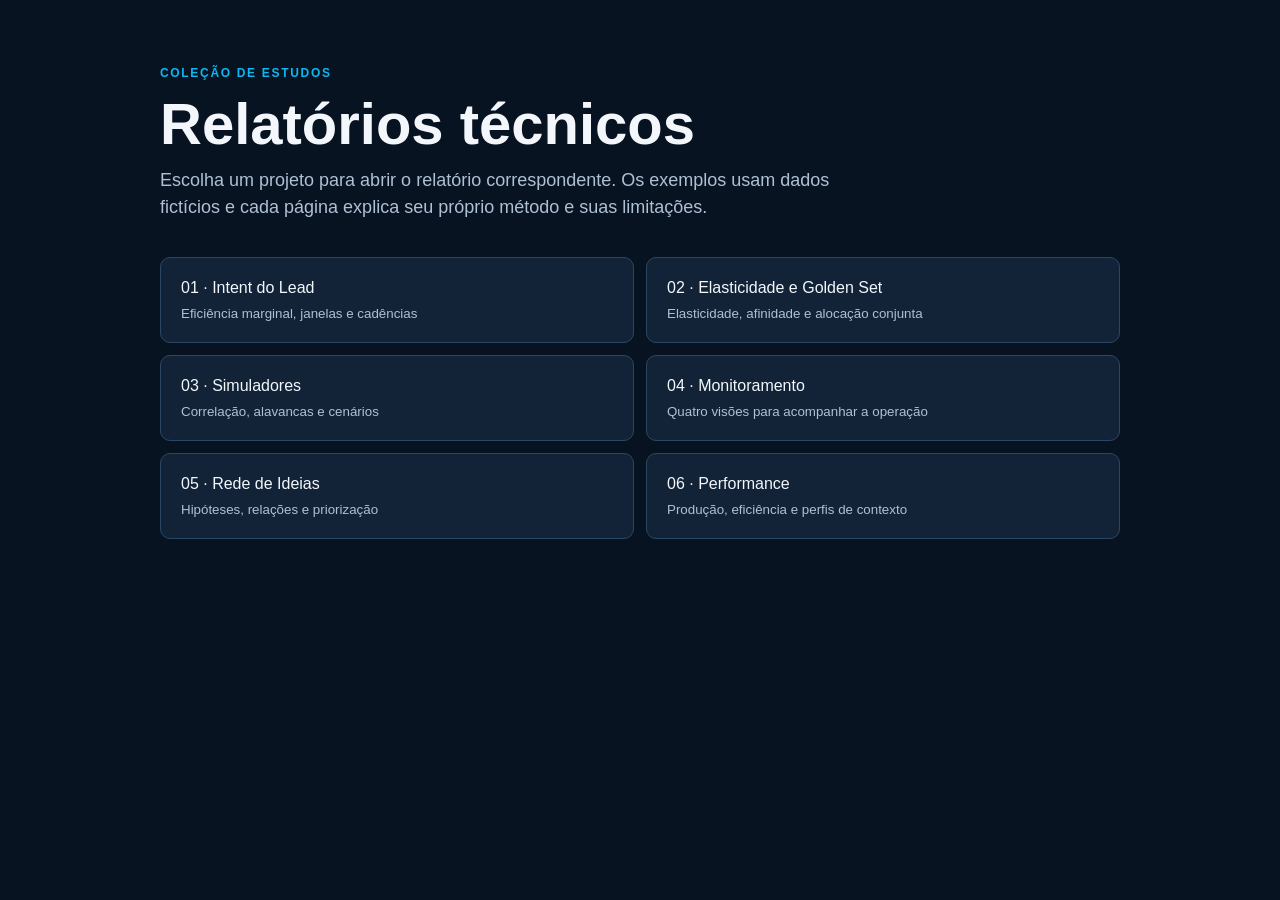
<file: index.html>
<!doctype html>
<html lang="pt-BR">
<head>
  <meta charset="utf-8">
  <meta name="viewport" content="width=device-width, initial-scale=1">
  <title>Relatórios técnicos</title>
  <style>
    :root { color-scheme: dark; --bg: #081321; --panel: #122338; --line: #2c4763; --text: #f3f7fc; --muted: #afc0d5; --accent: #08b9f2; }
    * { box-sizing: border-box; }
    body { margin: 0; min-height: 100vh; background: var(--bg); color: var(--text); font: 16px/1.5 Arial, Helvetica, sans-serif; }
    main { width: min(960px, calc(100% - 32px)); margin: 0 auto; padding: 64px 0; }
    .eyebrow { color: var(--accent); font-size: 12px; font-weight: 700; letter-spacing: .14em; text-transform: uppercase; }
    h1 { margin: 12px 0; font-size: clamp(34px, 6vw, 58px); line-height: 1.05; }
    .intro { max-width: 680px; margin: 0 0 36px; color: var(--muted); font-size: 18px; }
    nav { display: grid; grid-template-columns: repeat(2, minmax(0, 1fr)); gap: 12px; }
    a { display: block; padding: 18px 20px; border: 1px solid var(--line); border-radius: 10px; background: var(--panel); color: var(--text); text-decoration: none; }
    a:hover, a:focus-visible { border-color: var(--accent); color: var(--accent); outline: none; }
    small { display: block; margin-top: 4px; color: var(--muted); }
    @media (max-width: 560px) { main { padding: 40px 0; } nav { grid-template-columns: 1fr; } }
  </style>
</head>
<body>
  <main>
    <div class="eyebrow">Coleção de estudos</div>
    <h1>Relatórios técnicos</h1>
    <p class="intro">Escolha um projeto para abrir o relatório correspondente. Os exemplos usam dados fictícios e cada página explica seu próprio método e suas limitações.</p>
    <nav aria-label="Projetos">
      <a href="01-intent-do-lead/">01 · Intent do Lead<small>Eficiência marginal, janelas e cadências</small></a>
      <a href="02-elasticidade-e-alocacao/">02 · Elasticidade e Golden Set<small>Elasticidade, afinidade e alocação conjunta</small></a>
      <a href="03-simuladores/">03 · Simuladores<small>Correlação, alavancas e cenários</small></a>
      <a href="04-monitoramento/">04 · Monitoramento<small>Quatro visões para acompanhar a operação</small></a>
      <a href="05-rede-de-ideias/">05 · Rede de Ideias<small>Hipóteses, relações e priorização</small></a>
      <a href="06-performance/">06 · Performance<small>Produção, eficiência e perfis de contexto</small></a>
    </nav>
  </main>
</body>
</html>
</file>
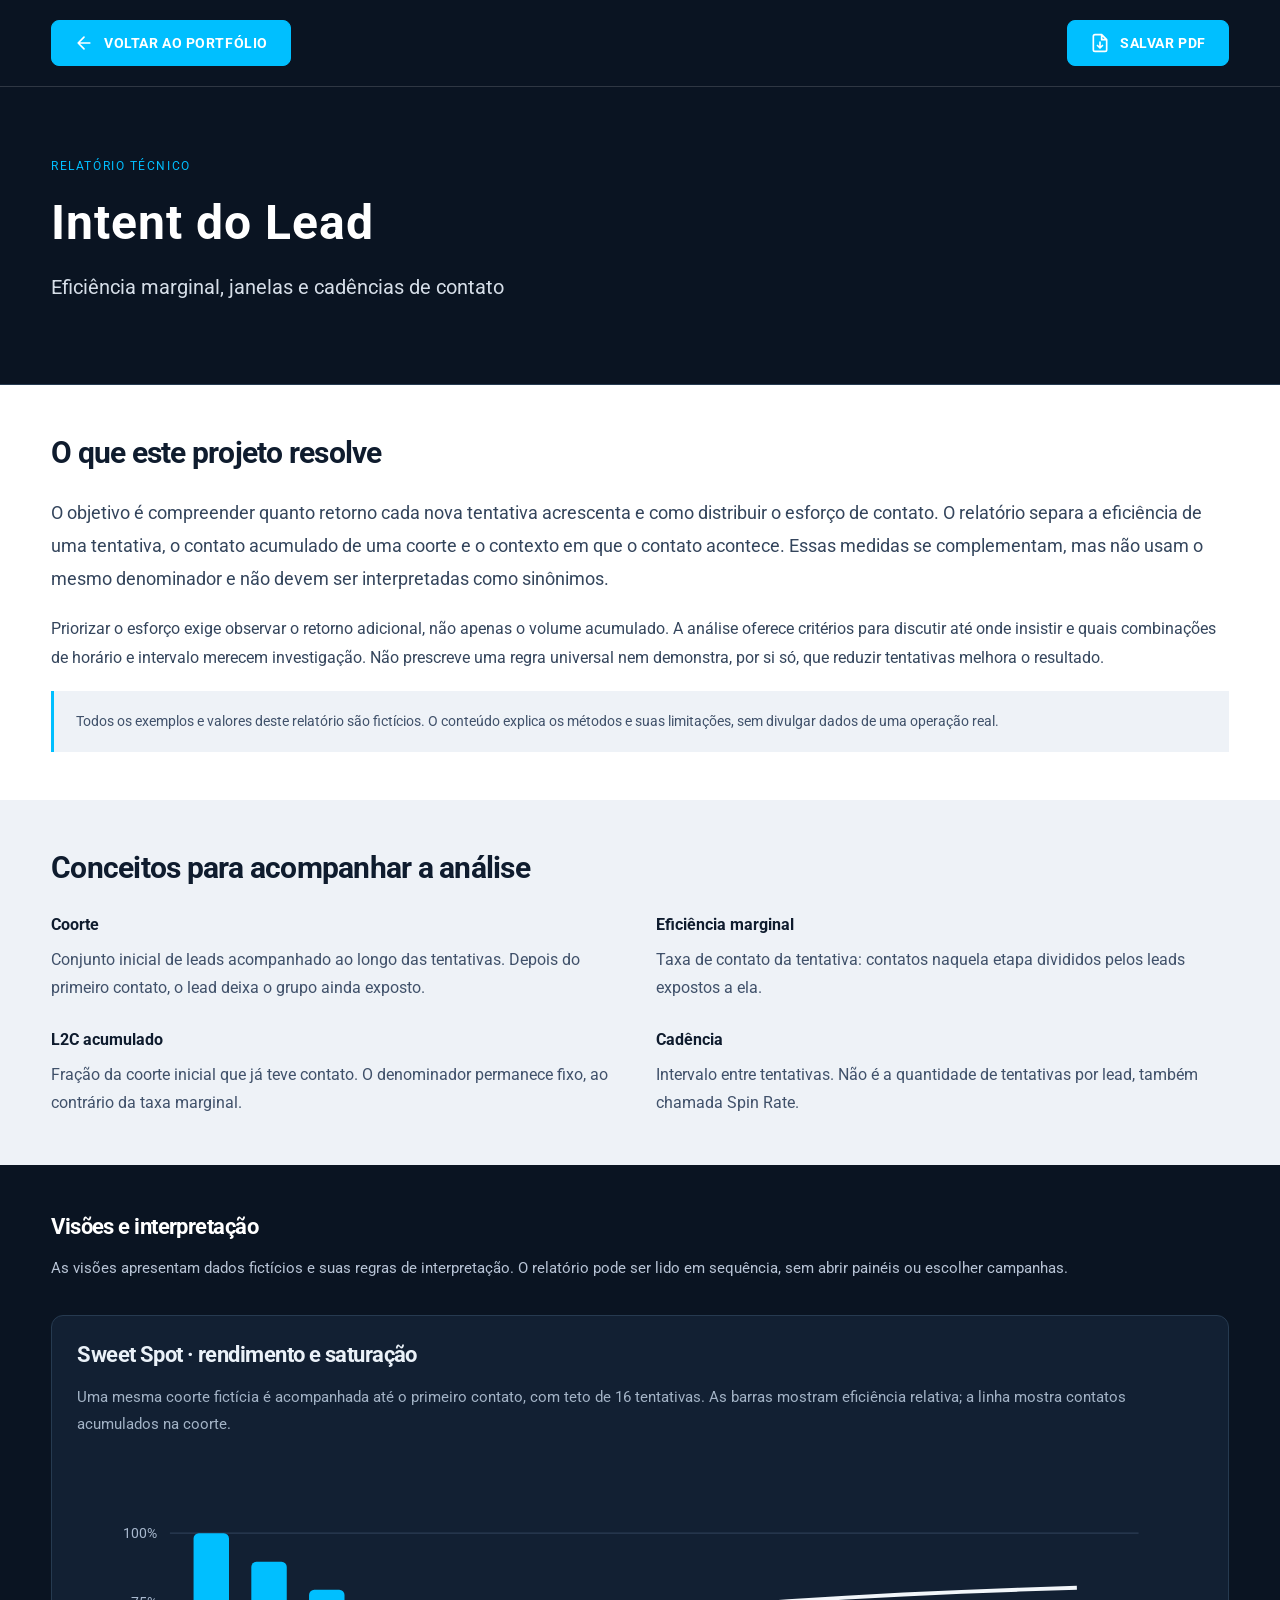
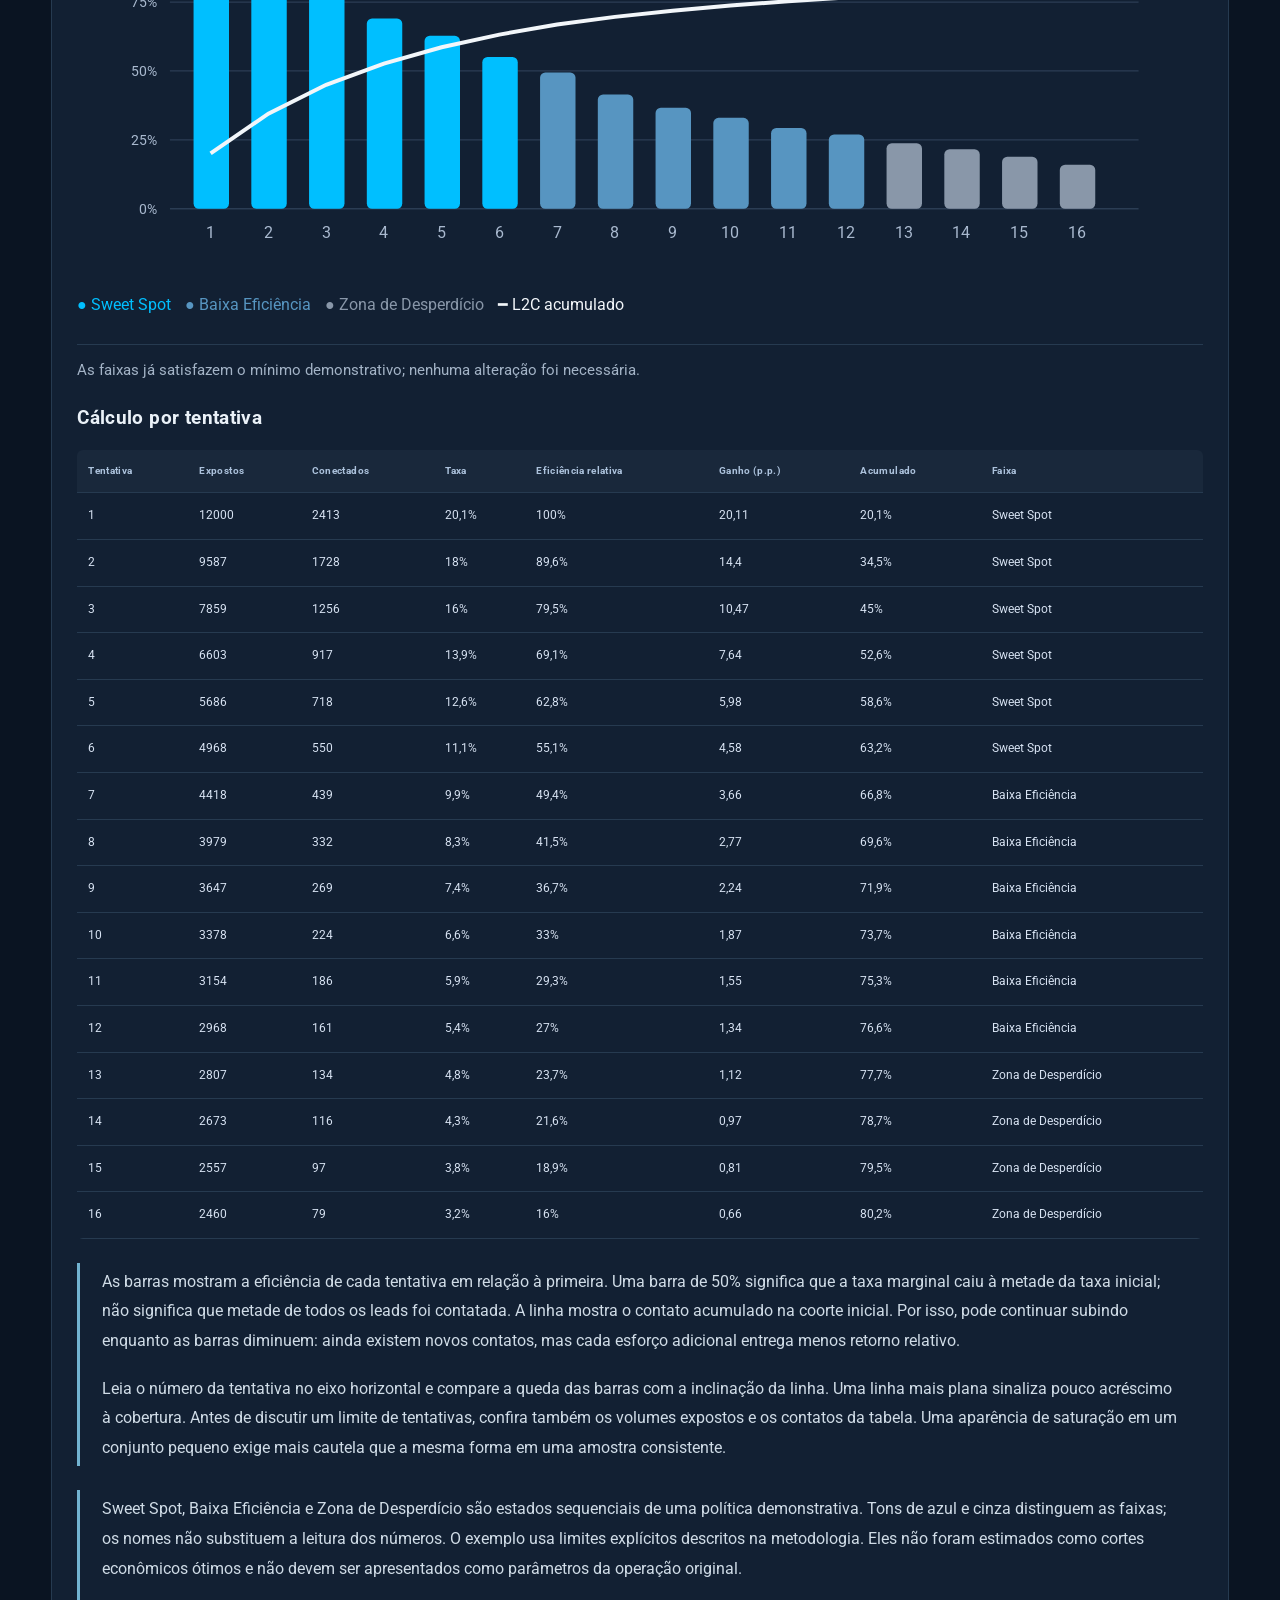
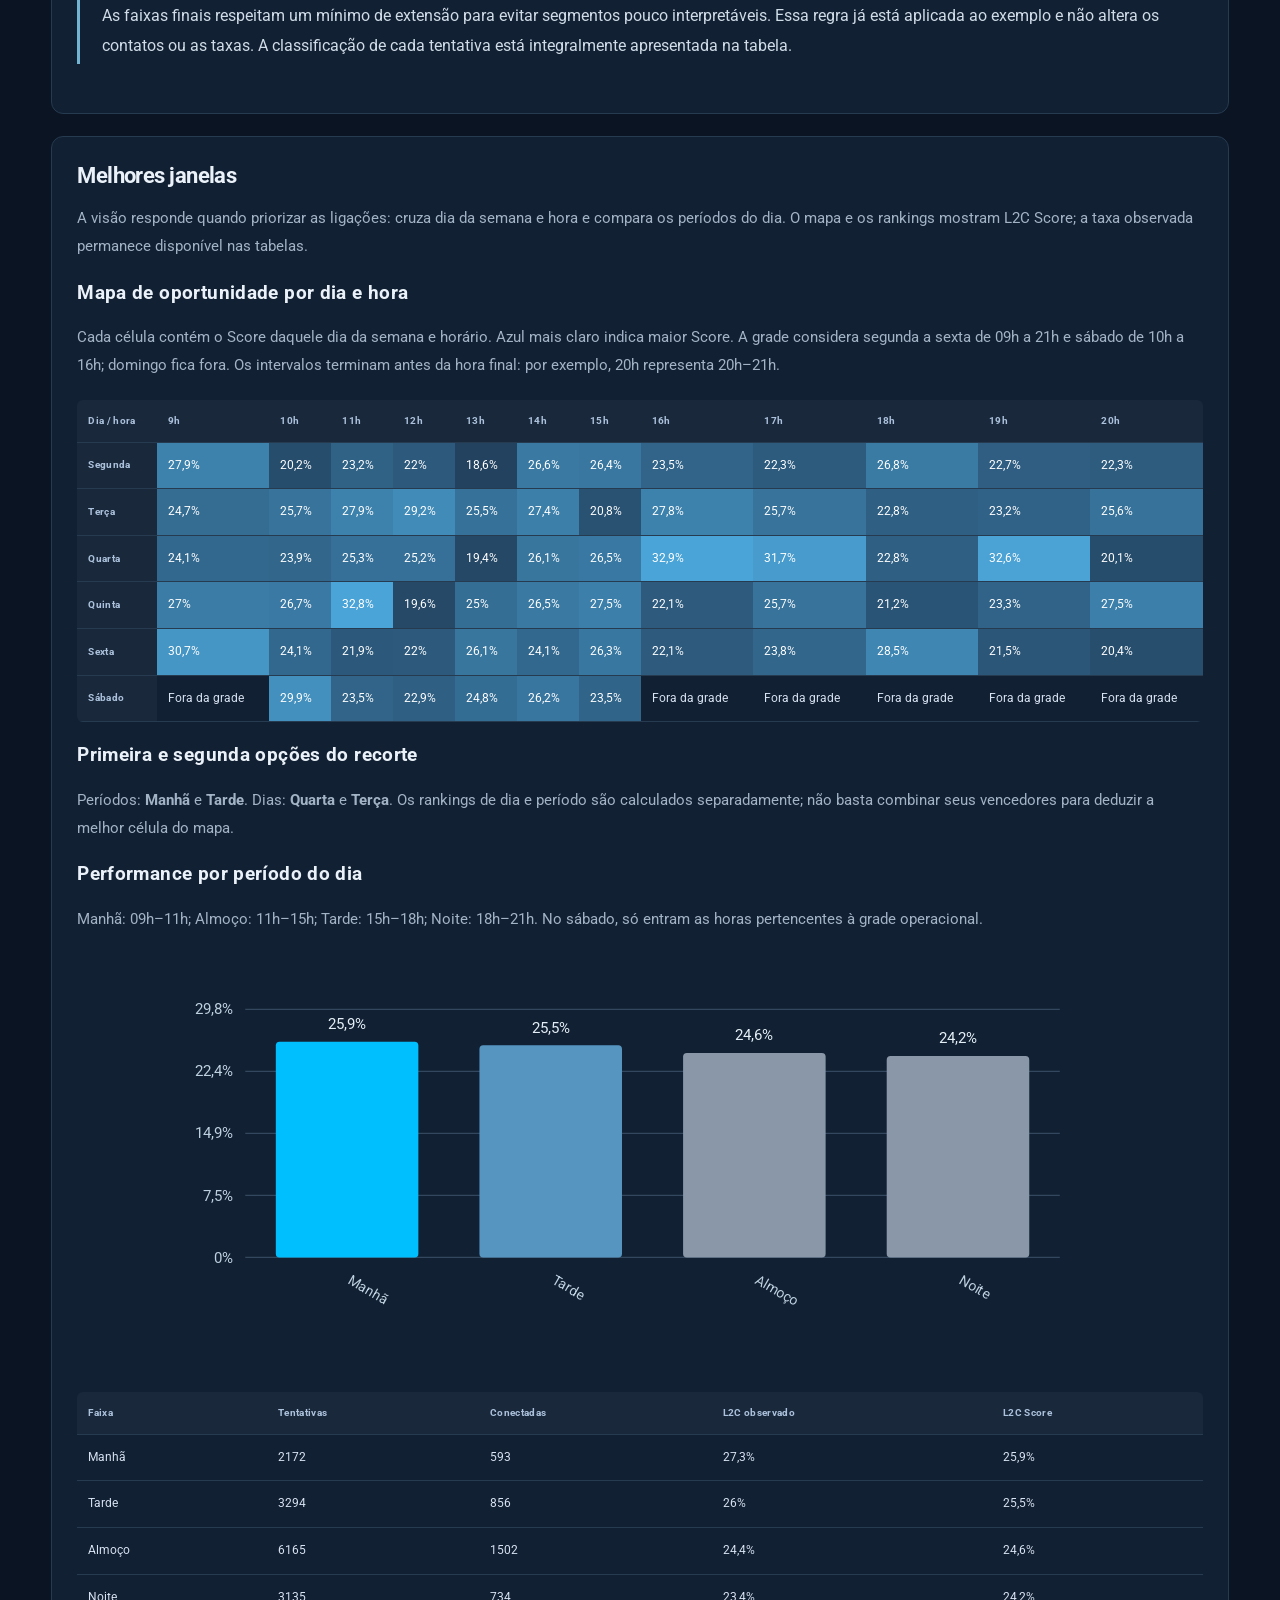
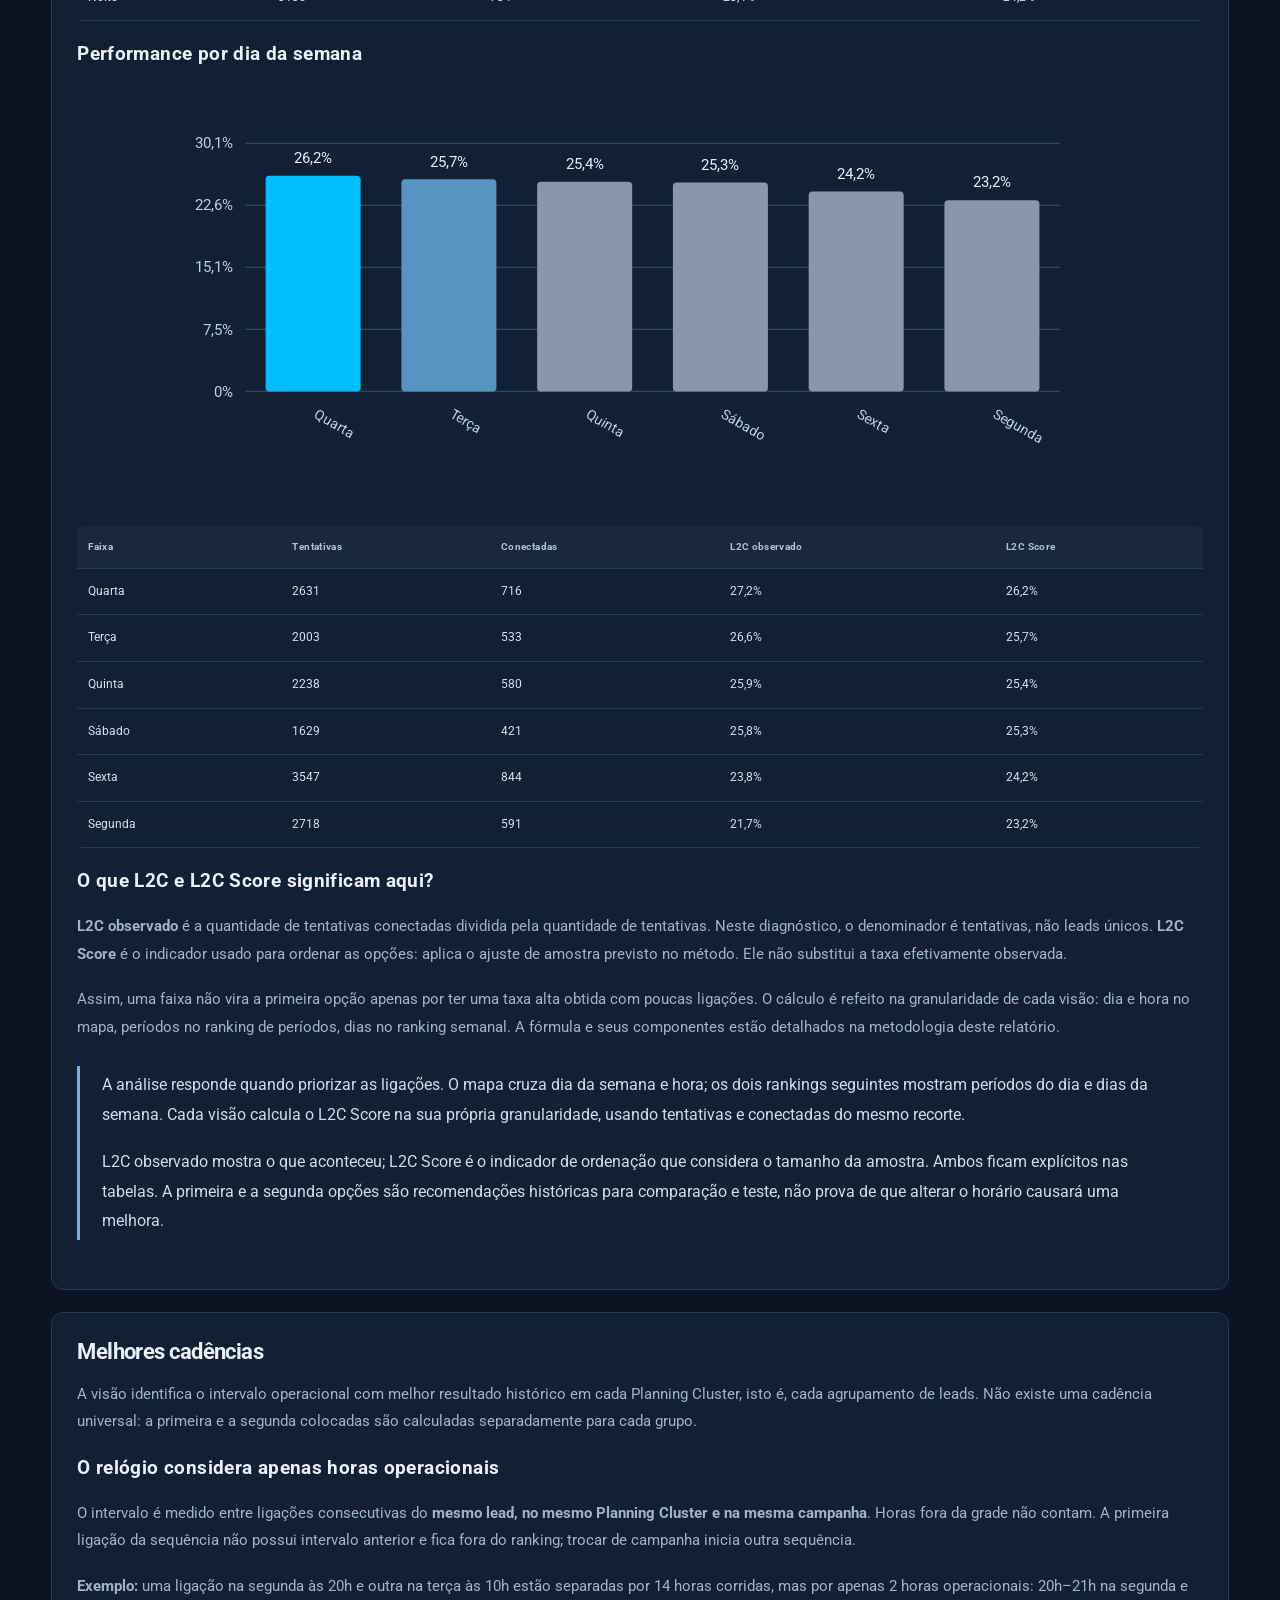
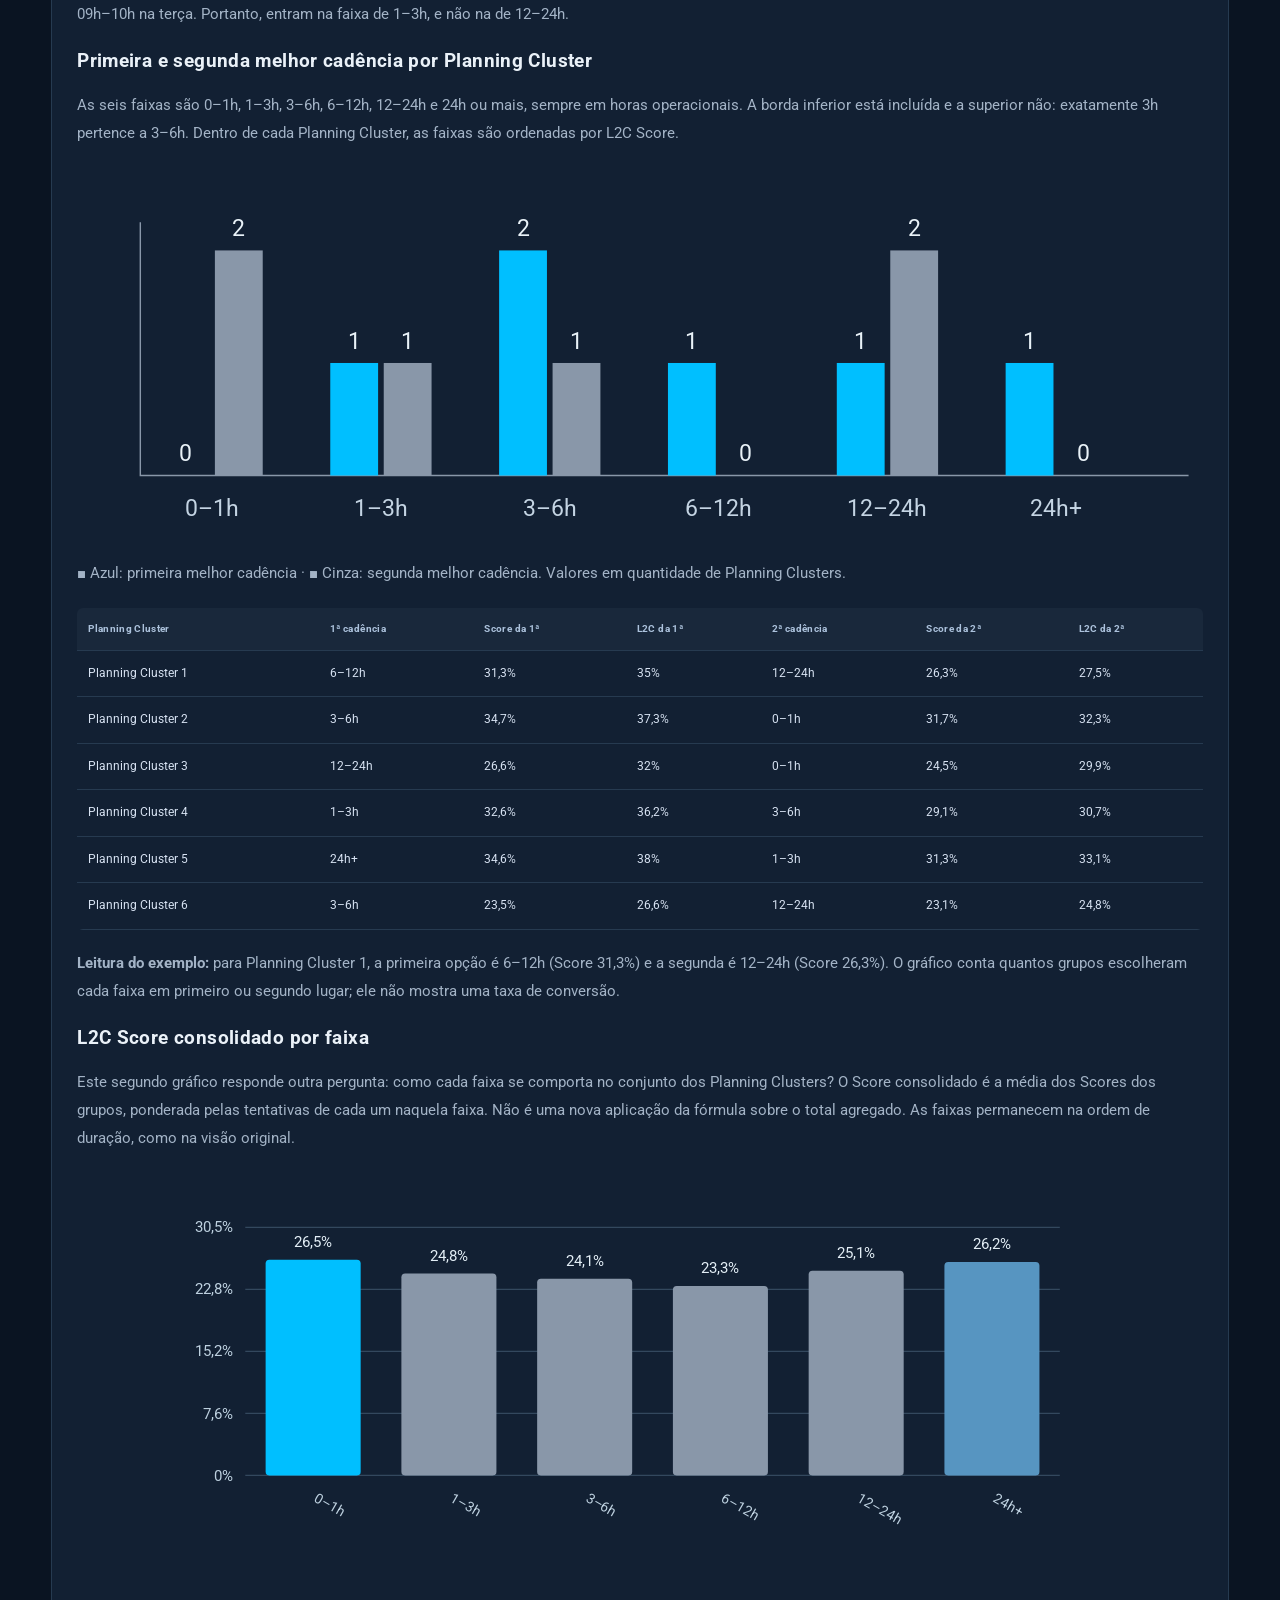
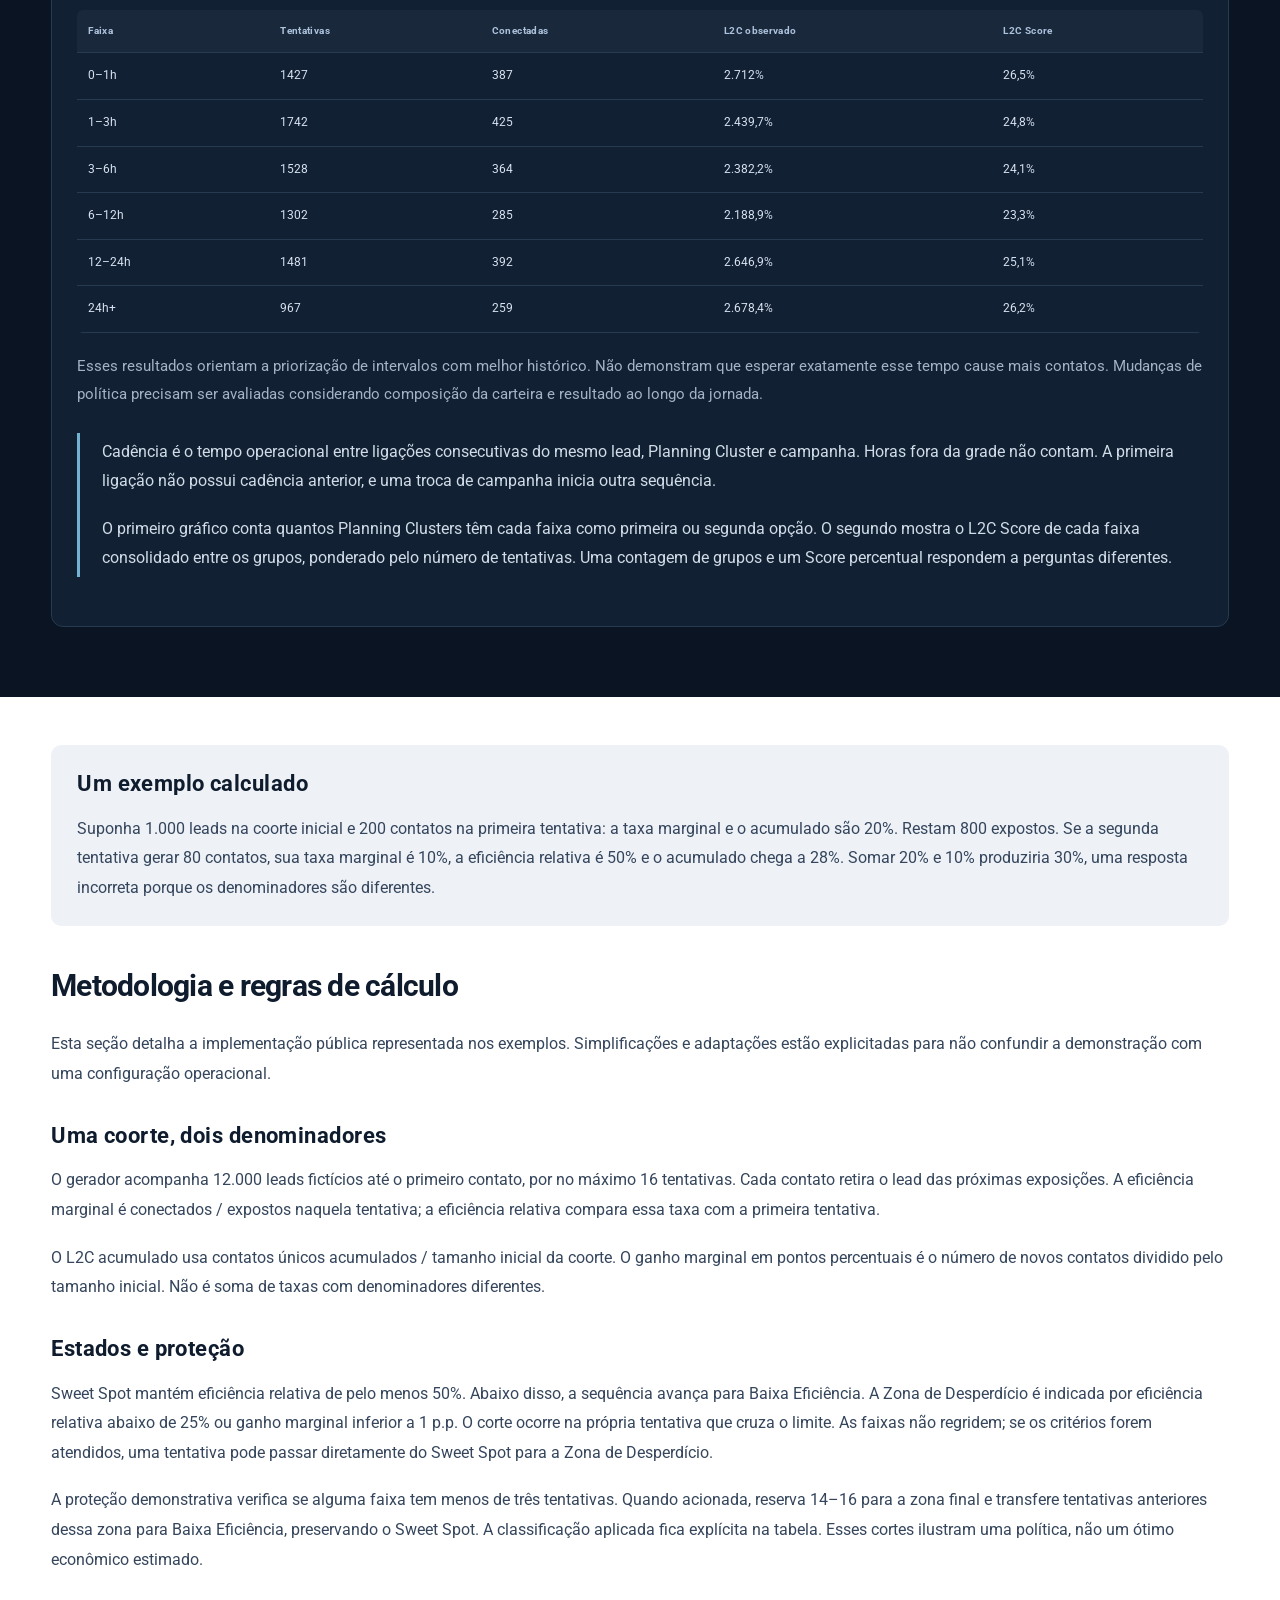
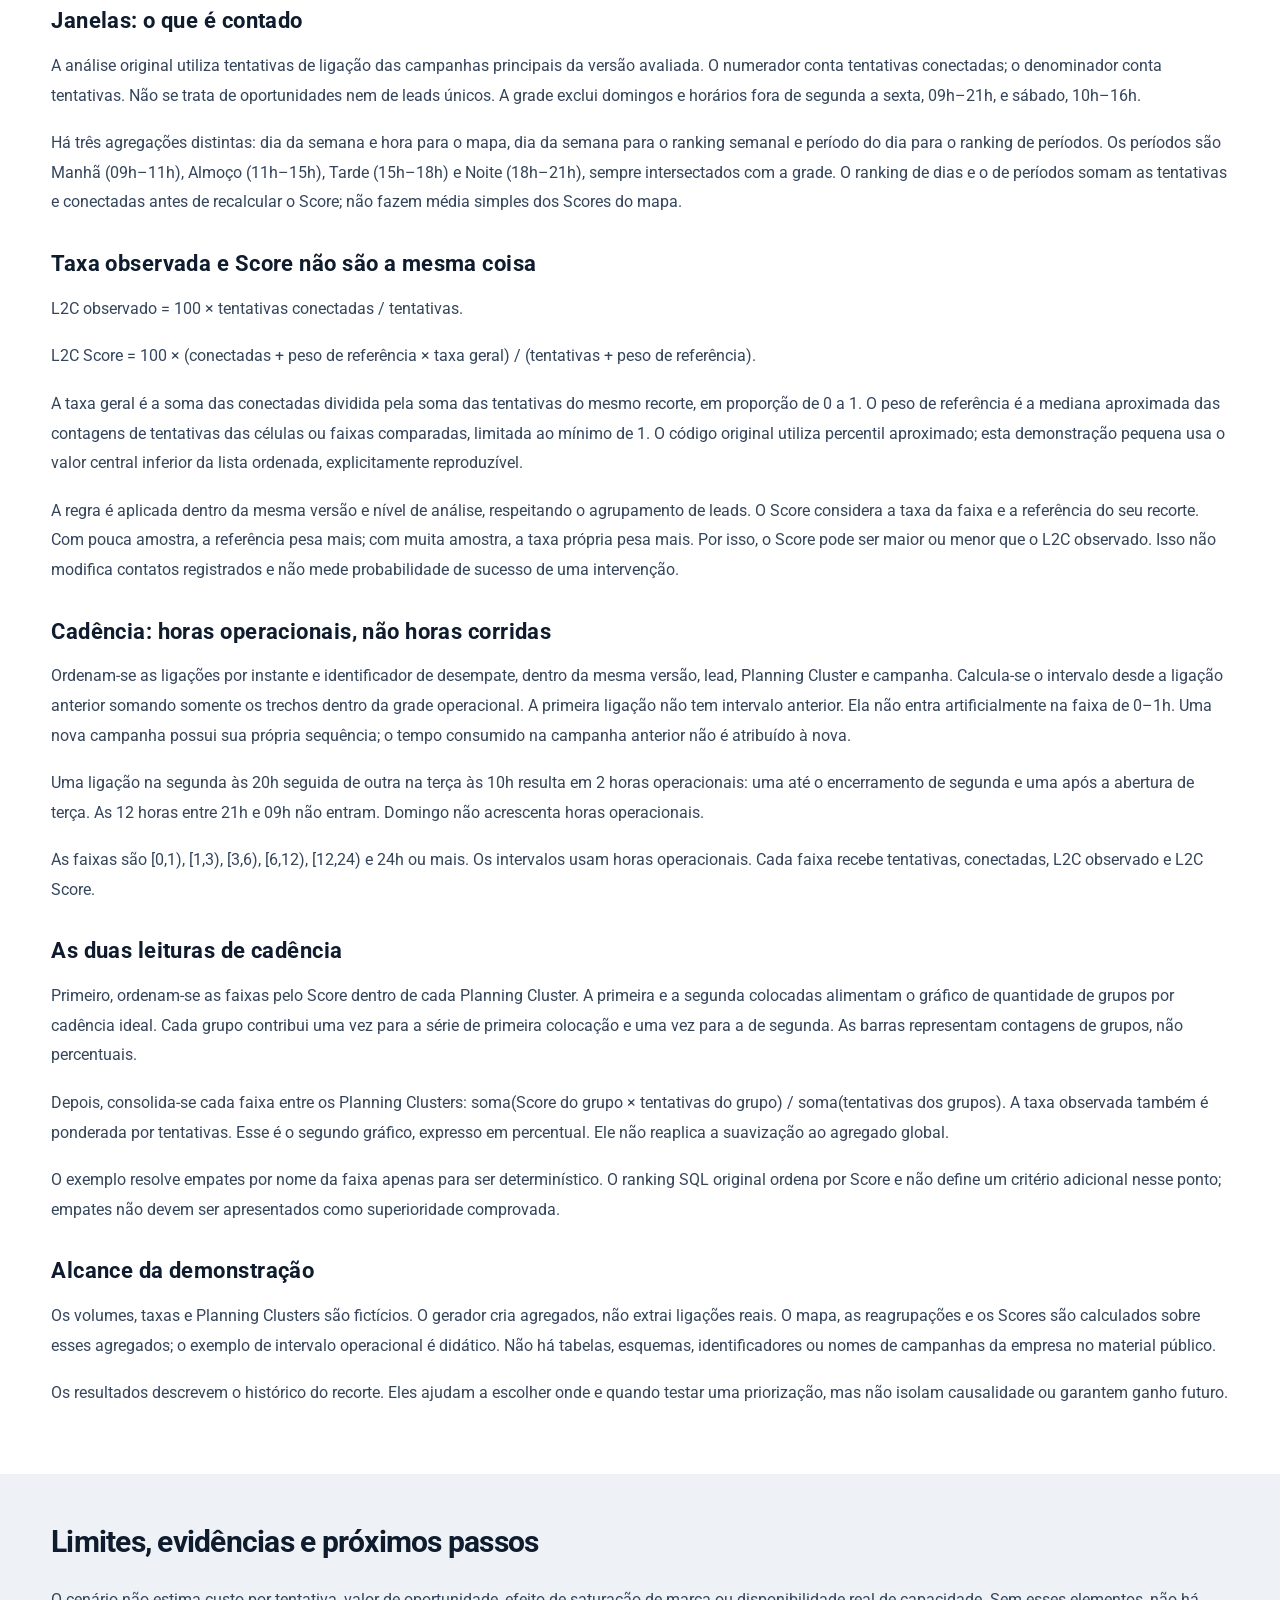
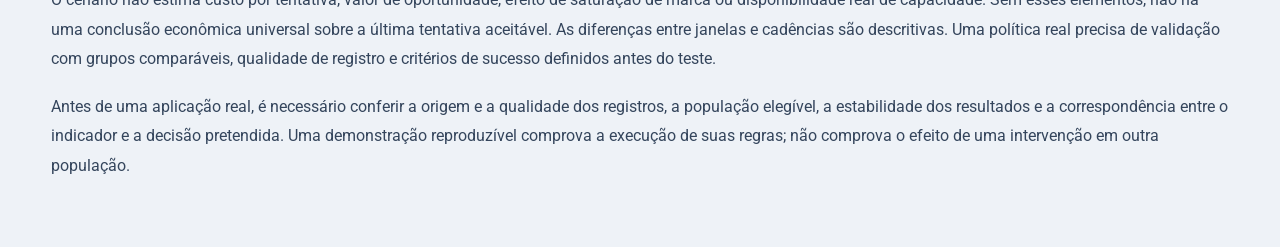
<file: 01-intent-do-lead/index.html>
<!doctype html>
<html lang="pt-BR"><head><meta charset="utf-8"><meta name="viewport" content="width=device-width,initial-scale=1"><meta name="description" content="Eficiência marginal, janelas e cadências de contato. Relatório técnico com exemplos fictícios, metodologia e interpretação das visualizações."><title>Intent do Lead | Denis Tostes</title><link rel="stylesheet" href="style.css"><link rel="stylesheet" href="identidade.css"><link rel="stylesheet" href="relatorio.css"><script type="application/json" id="reportViews">[["Curva de rendimento e saturação","As barras mostram a eficiência de cada tentativa em relação à primeira. Uma barra de 50% significa que a taxa marginal caiu à metade da taxa inicial; não significa que metade de todos os leads foi contatada. A linha mostra o contato acumulado na coorte inicial. Por isso, pode continuar subindo enquanto as barras diminuem: ainda existem novos contatos, mas cada esforço adicional entrega menos retorno relativo.","Leia o número da tentativa no eixo horizontal e compare a queda das barras com a inclinação da linha. Uma linha mais plana sinaliza pouco acréscimo à cobertura. Antes de discutir um limite de tentativas, confira também os volumes expostos e os contatos da tabela. Uma aparência de saturação em um conjunto pequeno exige mais cautela que a mesma forma em uma amostra consistente."],["Faixas de prioridade e proteção","Sweet Spot, Baixa Eficiência e Zona de Desperdício são estados sequenciais de uma política demonstrativa. Tons de azul e cinza distinguem as faixas; os nomes não substituem a leitura dos números. O exemplo usa limites explícitos descritos na metodologia. Eles não foram estimados como cortes econômicos ótimos e não devem ser apresentados como parâmetros da operação original.","As faixas finais respeitam um mínimo de extensão para evitar segmentos pouco interpretáveis. Essa regra já está aplicada ao exemplo e não altera os contatos ou as taxas. A classificação de cada tentativa está integralmente apresentada na tabela."],["Melhores janelas","A análise responde quando priorizar as ligações. O mapa cruza dia da semana e hora; os dois rankings seguintes mostram períodos do dia e dias da semana. Cada visão calcula o L2C Score na sua própria granularidade, usando tentativas e conectadas do mesmo recorte.","L2C observado mostra o que aconteceu; L2C Score é o indicador de ordenação que considera o tamanho da amostra. Ambos ficam explícitos nas tabelas. A primeira e a segunda opções são recomendações históricas para comparação e teste, não prova de que alterar o horário causará uma melhora."],["Melhores cadências","Cadência é o tempo operacional entre ligações consecutivas do mesmo lead, Planning Cluster e campanha. Horas fora da grade não contam. A primeira ligação não possui cadência anterior, e uma troca de campanha inicia outra sequência.","O primeiro gráfico conta quantos Planning Clusters têm cada faixa como primeira ou segunda opção. O segundo mostra o L2C Score de cada faixa consolidado entre os grupos, ponderado pelo número de tentativas. Uma contagem de grupos e um Score percentual respondem a perguntas diferentes."]]</script><script src="app.js" defer></script><script src="relatorio.js" defer></script></head>
<body class="technical-report" data-report="01-intent-do-lead"><nav class="report-toolbar" aria-label="Ações do relatório"><a href="https://denistostes.figma.site/#projetos"><svg viewBox="0 0 24 24" aria-hidden="true"><path d="m12 19-7-7 7-7M5 12h14"/></svg>Voltar ao portfólio</a><button id="savePdf" type="button"><svg viewBox="0 0 24 24" aria-hidden="true"><path d="M14 2H6a2 2 0 0 0-2 2v16a2 2 0 0 0 2 2h12a2 2 0 0 0 2-2V8zM14 2v6h6M12 11v7m-3-3 3 3 3-3"/></svg>Salvar PDF</button></nav>
<header class="report-cover"><div><span class="report-kicker">RELATÓRIO TÉCNICO</span><h1>Intent do Lead</h1><p>Eficiência marginal, janelas e cadências de contato</p></div></header>
<main class="report-main"><section class="report-prose report-summary"><h2>O que este projeto resolve</h2><p class="report-lead">O objetivo é compreender quanto retorno cada nova tentativa acrescenta e como distribuir o esforço de contato. O relatório separa a eficiência de uma tentativa, o contato acumulado de uma coorte e o contexto em que o contato acontece. Essas medidas se complementam, mas não usam o mesmo denominador e não devem ser interpretadas como sinônimos.</p><p>Priorizar o esforço exige observar o retorno adicional, não apenas o volume acumulado. A análise oferece critérios para discutir até onde insistir e quais combinações de horário e intervalo merecem investigação. Não prescreve uma regra universal nem demonstra, por si só, que reduzir tentativas melhora o resultado.</p><aside class="report-note">Todos os exemplos e valores deste relatório são fictícios. O conteúdo explica os métodos e suas limitações, sem divulgar dados de uma operação real.</aside></section>
<section class="report-band"><div class="report-prose"><h2>Conceitos para acompanhar a análise</h2><dl class="report-definitions"><div><dt>Coorte</dt><dd>Conjunto inicial de leads acompanhado ao longo das tentativas. Depois do primeiro contato, o lead deixa o grupo ainda exposto.</dd></div><div><dt>Eficiência marginal</dt><dd>Taxa de contato da tentativa: contatos naquela etapa divididos pelos leads expostos a ela.</dd></div><div><dt>L2C acumulado</dt><dd>Fração da coorte inicial que já teve contato. O denominador permanece fixo, ao contrário da taxa marginal.</dd></div><div><dt>Cadência</dt><dd>Intervalo entre tentativas. Não é a quantidade de tentativas por lead, também chamada Spin Rate.</dd></div></dl></div></section>
<section class="report-demo" id="demoSection"><div class="report-demo-intro"><h2>Visões e interpretação</h2><p>As visões apresentam dados fictícios e suas regras de interpretação. O relatório pode ser lido em sequência, sem abrir painéis ou escolher campanhas.</p><p id="status" role="status"></p></div><div id="app"></div></section>
<section class="report-prose report-method"><div class="report-example"><h3>Um exemplo calculado</h3><p>Suponha 1.000 leads na coorte inicial e 200 contatos na primeira tentativa: a taxa marginal e o acumulado são 20%. Restam 800 expostos. Se a segunda tentativa gerar 80 contatos, sua taxa marginal é 10%, a eficiência relativa é 50% e o acumulado chega a 28%. Somar 20% e 10% produziria 30%, uma resposta incorreta porque os denominadores são diferentes.</p></div><h2>Metodologia e regras de cálculo</h2><p>Esta seção detalha a implementação pública representada nos exemplos. Simplificações e adaptações estão explicitadas para não confundir a demonstração com uma configuração operacional.</p><h3>Uma coorte, dois denominadores</h3>
<p>O gerador acompanha 12.000 leads fictícios até o primeiro contato, por no máximo 16 tentativas. Cada contato retira o lead das próximas exposições. A eficiência marginal é conectados / expostos naquela tentativa; a eficiência relativa compara essa taxa com a primeira tentativa.</p>
<p>O L2C acumulado usa contatos únicos acumulados / tamanho inicial da coorte. O ganho marginal em pontos percentuais é o número de novos contatos dividido pelo tamanho inicial. Não é soma de taxas com denominadores diferentes.</p>
<h3>Estados e proteção</h3>
<p>Sweet Spot mantém eficiência relativa de pelo menos 50%. Abaixo disso, a sequência avança para Baixa Eficiência. A Zona de Desperdício é indicada por eficiência relativa abaixo de 25% ou ganho marginal inferior a 1 p.p. O corte ocorre na própria tentativa que cruza o limite. As faixas não regridem; se os critérios forem atendidos, uma tentativa pode passar diretamente do Sweet Spot para a Zona de Desperdício.</p>
<p>A proteção demonstrativa verifica se alguma faixa tem menos de três tentativas. Quando acionada, reserva 14–16 para a zona final e transfere tentativas anteriores dessa zona para Baixa Eficiência, preservando o Sweet Spot. A classificação aplicada fica explícita na tabela. Esses cortes ilustram uma política, não um ótimo econômico estimado.</p>
<h3>Janelas: o que é contado</h3>
<p>A análise original utiliza tentativas de ligação das campanhas principais da versão avaliada. O numerador conta tentativas conectadas; o denominador conta tentativas. Não se trata de oportunidades nem de leads únicos. A grade exclui domingos e horários fora de segunda a sexta, 09h–21h, e sábado, 10h–16h.</p>
<p>Há três agregações distintas: dia da semana e hora para o mapa, dia da semana para o ranking semanal e período do dia para o ranking de períodos. Os períodos são Manhã (09h–11h), Almoço (11h–15h), Tarde (15h–18h) e Noite (18h–21h), sempre intersectados com a grade. O ranking de dias e o de períodos somam as tentativas e conectadas antes de recalcular o Score; não fazem média simples dos Scores do mapa.</p>
<h3>Taxa observada e Score não são a mesma coisa</h3>
<p>L2C observado = 100 × tentativas conectadas / tentativas.</p>
<p>L2C Score = 100 × (conectadas + peso de referência × taxa geral) / (tentativas + peso de referência).</p>
<p>A taxa geral é a soma das conectadas dividida pela soma das tentativas do mesmo recorte, em proporção de 0 a 1. O peso de referência é a mediana aproximada das contagens de tentativas das células ou faixas comparadas, limitada ao mínimo de 1. O código original utiliza percentil aproximado; esta demonstração pequena usa o valor central inferior da lista ordenada, explicitamente reproduzível.</p>
<p>A regra é aplicada dentro da mesma versão e nível de análise, respeitando o agrupamento de leads. O Score considera a taxa da faixa e a referência do seu recorte. Com pouca amostra, a referência pesa mais; com muita amostra, a taxa própria pesa mais. Por isso, o Score pode ser maior ou menor que o L2C observado. Isso não modifica contatos registrados e não mede probabilidade de sucesso de uma intervenção.</p>
<h3>Cadência: horas operacionais, não horas corridas</h3>
<p>Ordenam-se as ligações por instante e identificador de desempate, dentro da mesma versão, lead, Planning Cluster e campanha. Calcula-se o intervalo desde a ligação anterior somando somente os trechos dentro da grade operacional. A primeira ligação não tem intervalo anterior. Ela não entra artificialmente na faixa de 0–1h. Uma nova campanha possui sua própria sequência; o tempo consumido na campanha anterior não é atribuído à nova.</p>
<p>Uma ligação na segunda às 20h seguida de outra na terça às 10h resulta em 2 horas operacionais: uma até o encerramento de segunda e uma após a abertura de terça. As 12 horas entre 21h e 09h não entram. Domingo não acrescenta horas operacionais.</p>
<p>As faixas são [0,1), [1,3), [3,6), [6,12), [12,24) e 24h ou mais. Os intervalos usam horas operacionais. Cada faixa recebe tentativas, conectadas, L2C observado e L2C Score.</p>
<h3>As duas leituras de cadência</h3>
<p>Primeiro, ordenam-se as faixas pelo Score dentro de cada Planning Cluster. A primeira e a segunda colocadas alimentam o gráfico de quantidade de grupos por cadência ideal. Cada grupo contribui uma vez para a série de primeira colocação e uma vez para a de segunda. As barras representam contagens de grupos, não percentuais.</p>
<p>Depois, consolida-se cada faixa entre os Planning Clusters: soma(Score do grupo × tentativas do grupo) / soma(tentativas dos grupos). A taxa observada também é ponderada por tentativas. Esse é o segundo gráfico, expresso em percentual. Ele não reaplica a suavização ao agregado global.</p>
<p>O exemplo resolve empates por nome da faixa apenas para ser determinístico. O ranking SQL original ordena por Score e não define um critério adicional nesse ponto; empates não devem ser apresentados como superioridade comprovada.</p>
<h3>Alcance da demonstração</h3>
<p>Os volumes, taxas e Planning Clusters são fictícios. O gerador cria agregados, não extrai ligações reais. O mapa, as reagrupações e os Scores são calculados sobre esses agregados; o exemplo de intervalo operacional é didático. Não há tabelas, esquemas, identificadores ou nomes de campanhas da empresa no material público.</p>
<p>Os resultados descrevem o histórico do recorte. Eles ajudam a escolher onde e quando testar uma priorização, mas não isolam causalidade ou garantem ganho futuro.</p></section>
<section class="report-band"><div class="report-prose"><h2>Limites, evidências e próximos passos</h2><p>O cenário não estima custo por tentativa, valor de oportunidade, efeito de saturação de marca ou disponibilidade real de capacidade. Sem esses elementos, não há uma conclusão econômica universal sobre a última tentativa aceitável. As diferenças entre janelas e cadências são descritivas. Uma política real precisa de validação com grupos comparáveis, qualidade de registro e critérios de sucesso definidos antes do teste.</p><p>Antes de uma aplicação real, é necessário conferir a origem e a qualidade dos registros, a população elegível, a estabilidade dos resultados e a correspondência entre o indicador e a decisão pretendida. Uma demonstração reproduzível comprova a execução de suas regras; não comprova o efeito de uma intervenção em outra população.</p></div></section>
<p id="pdfHelp" class="report-prose" role="status"></p></main></body></html>
</file>
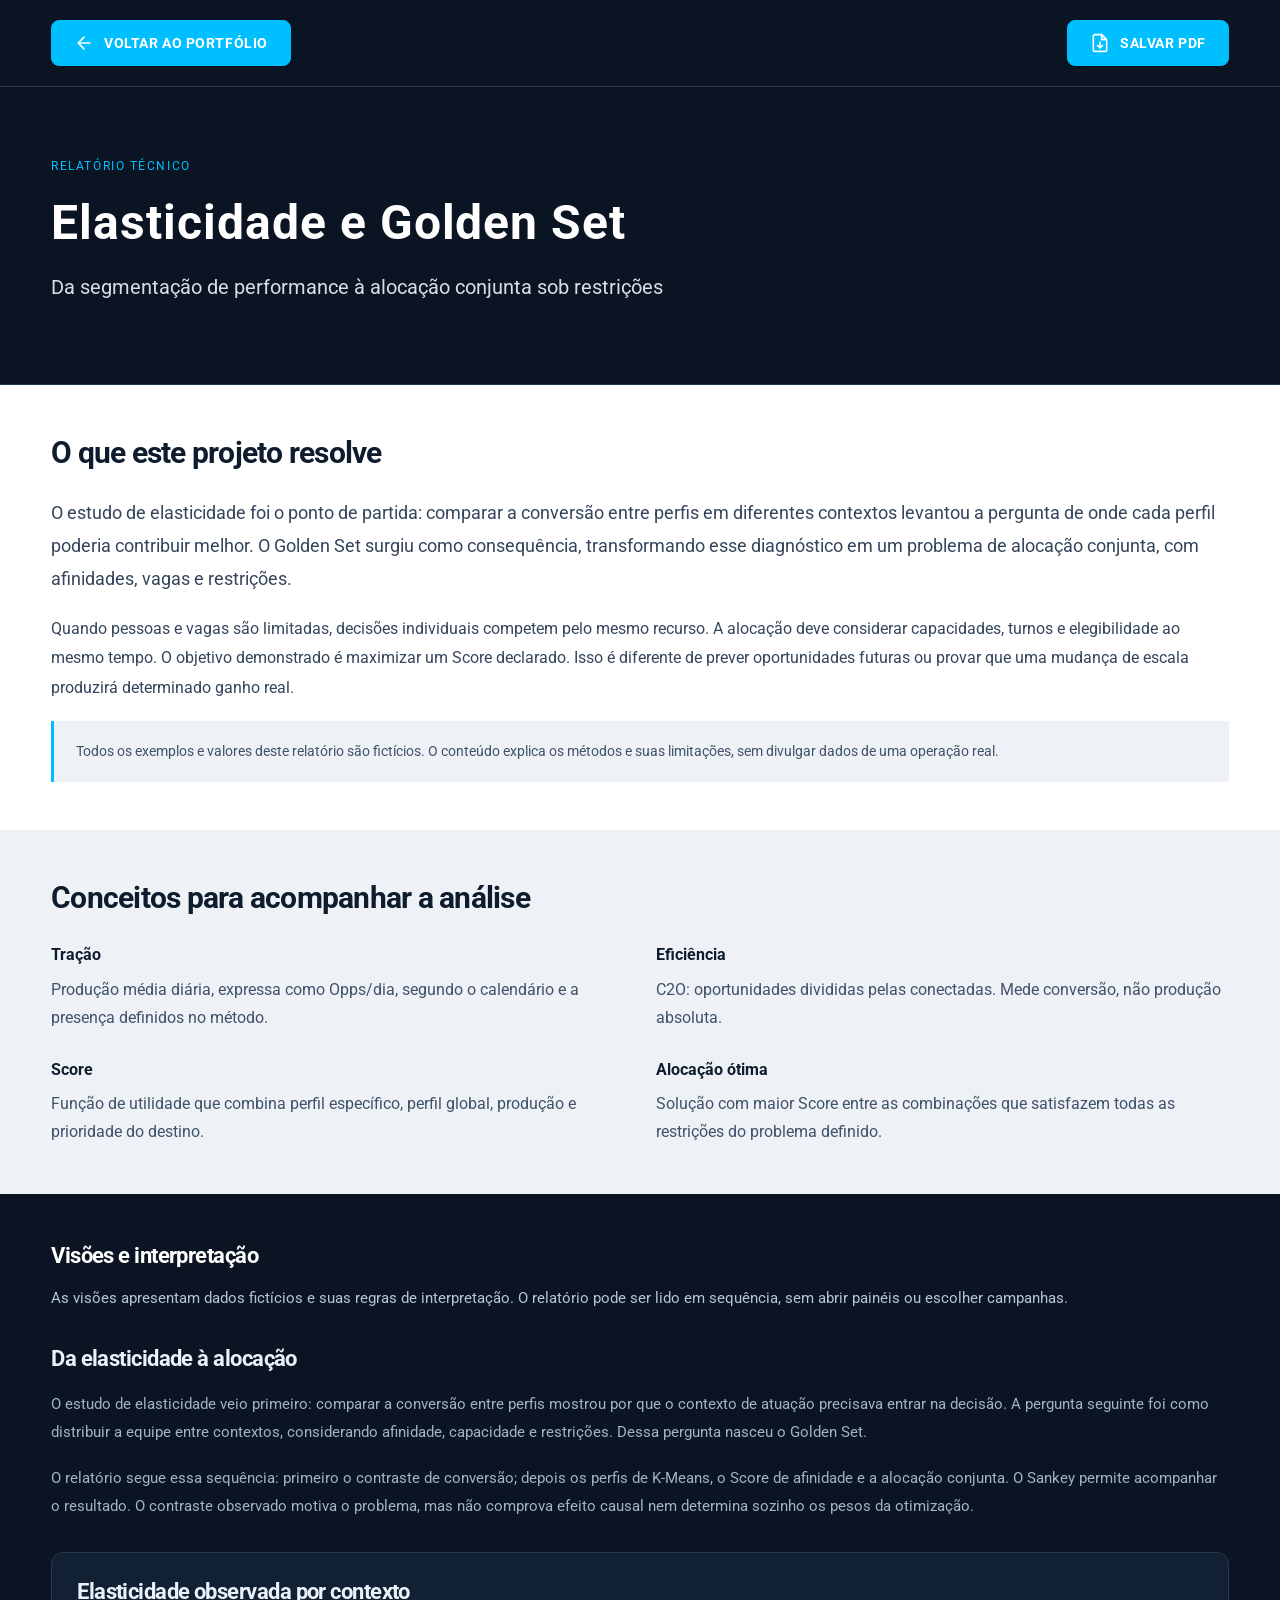
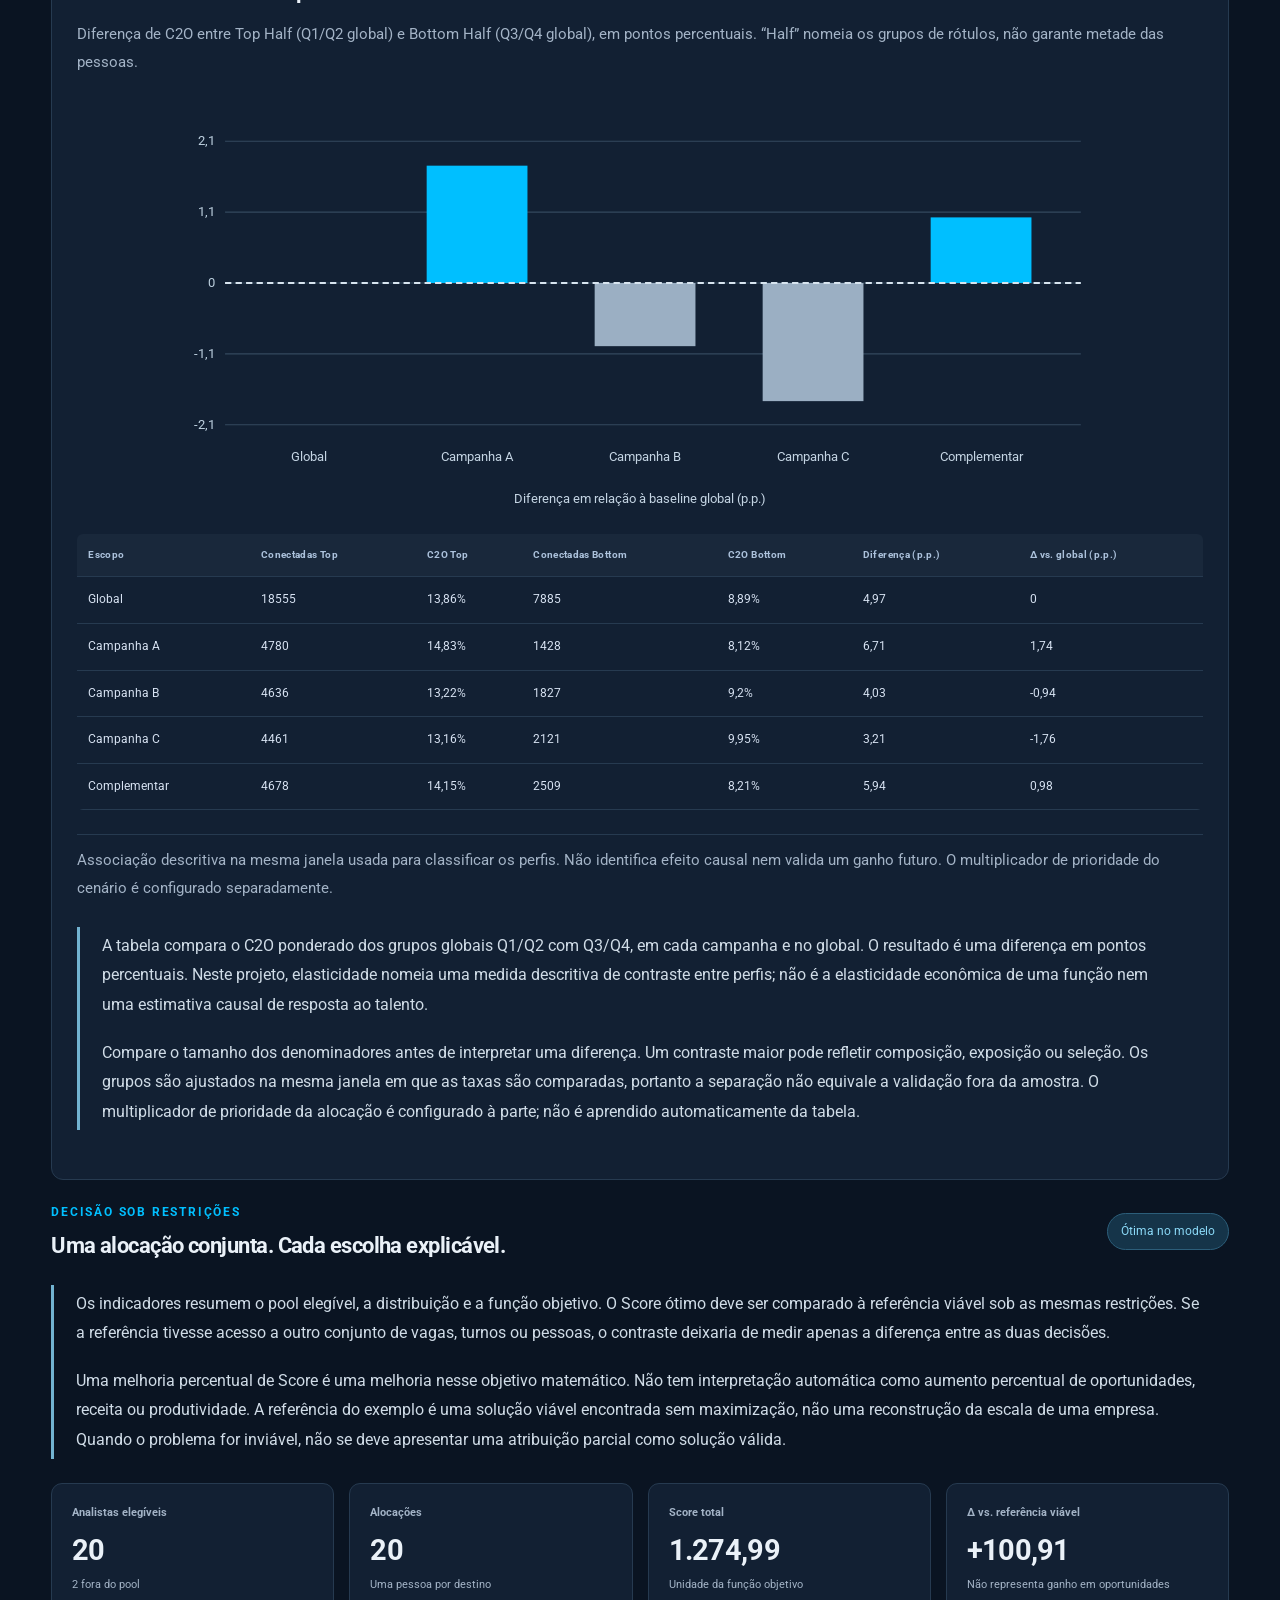
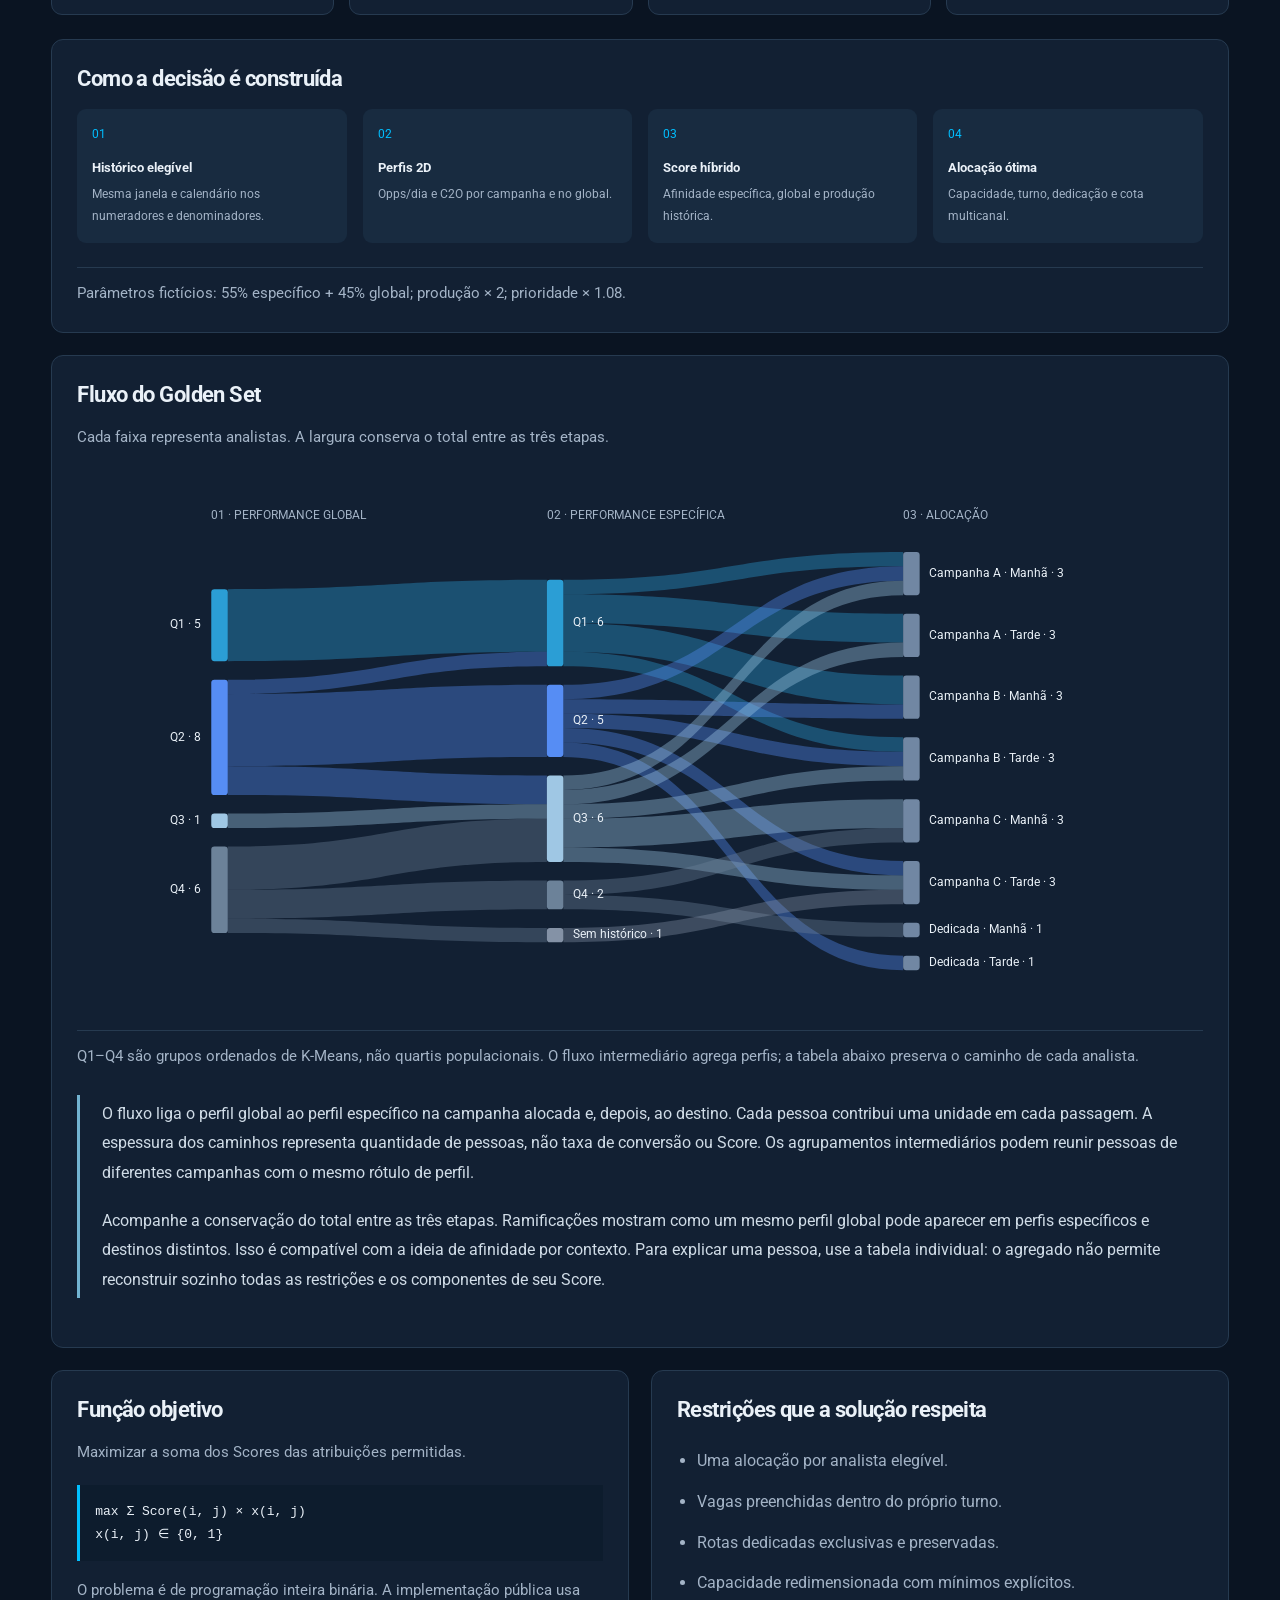
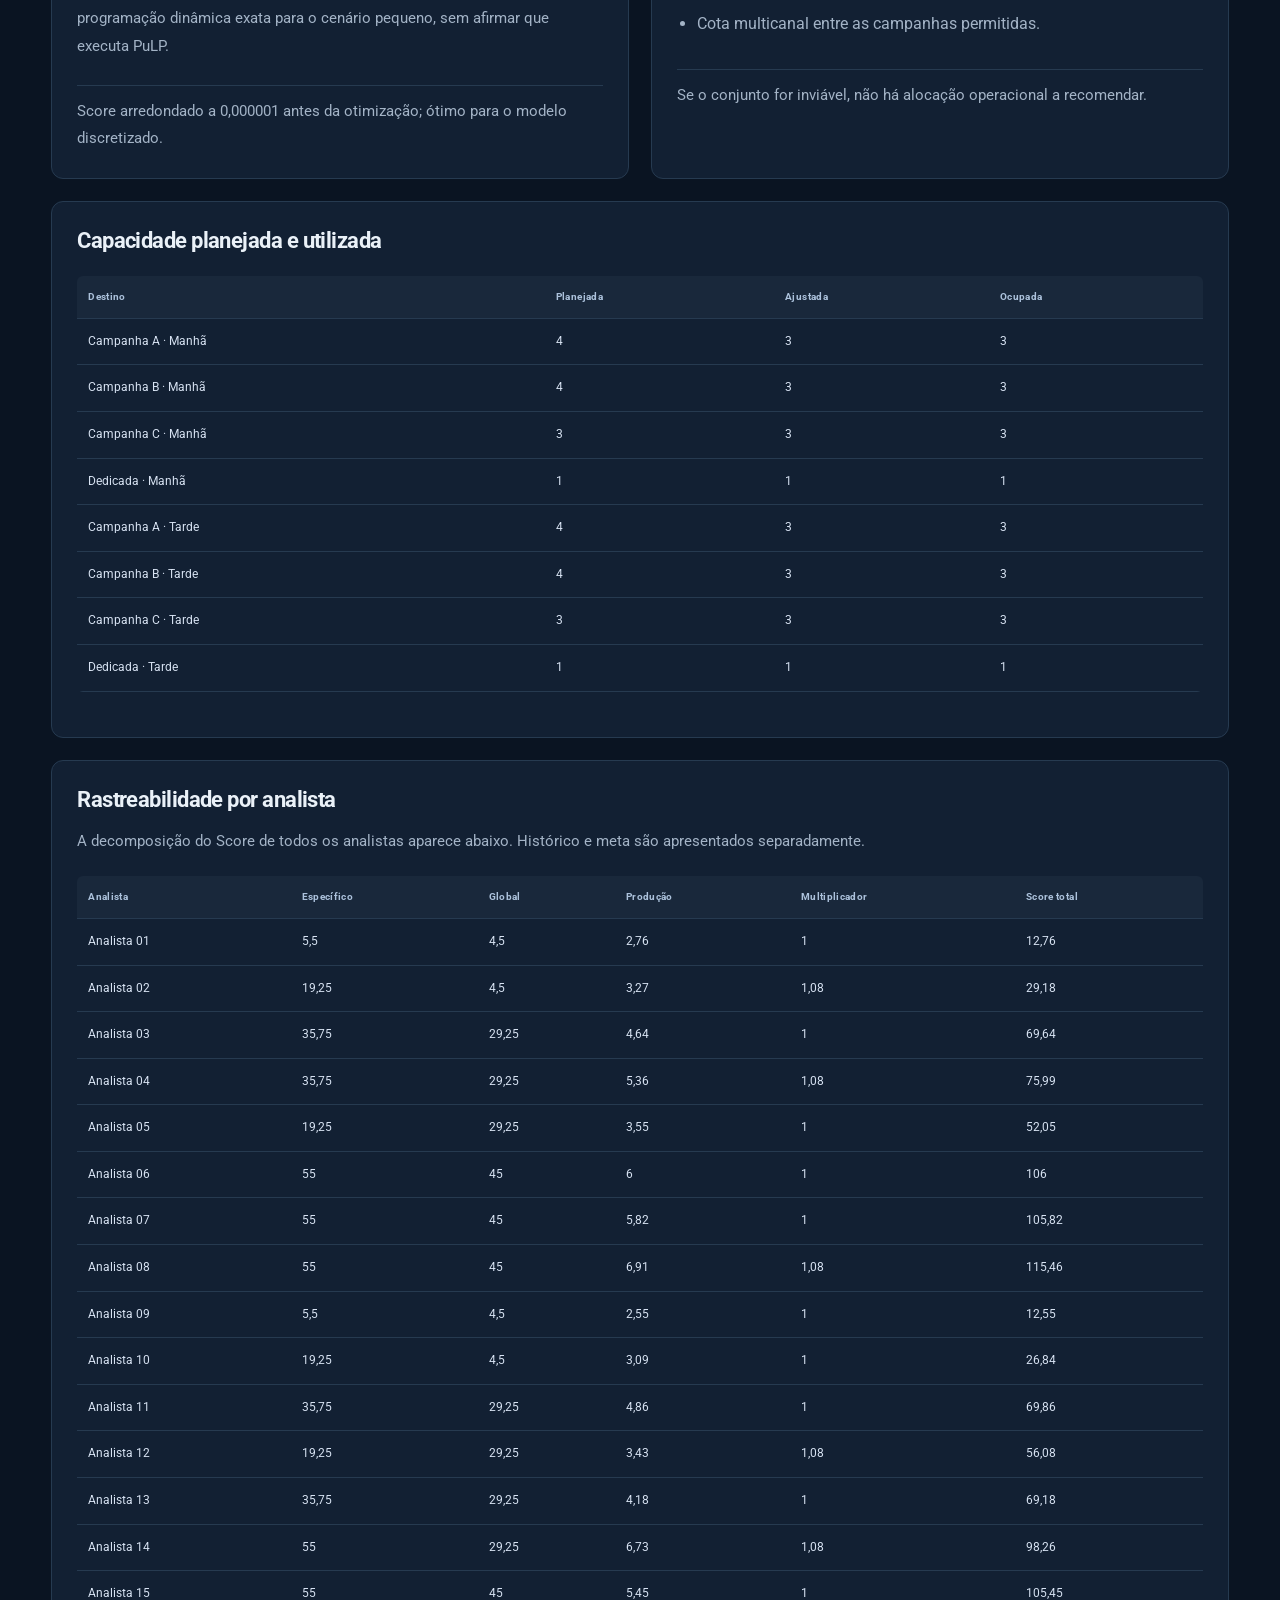
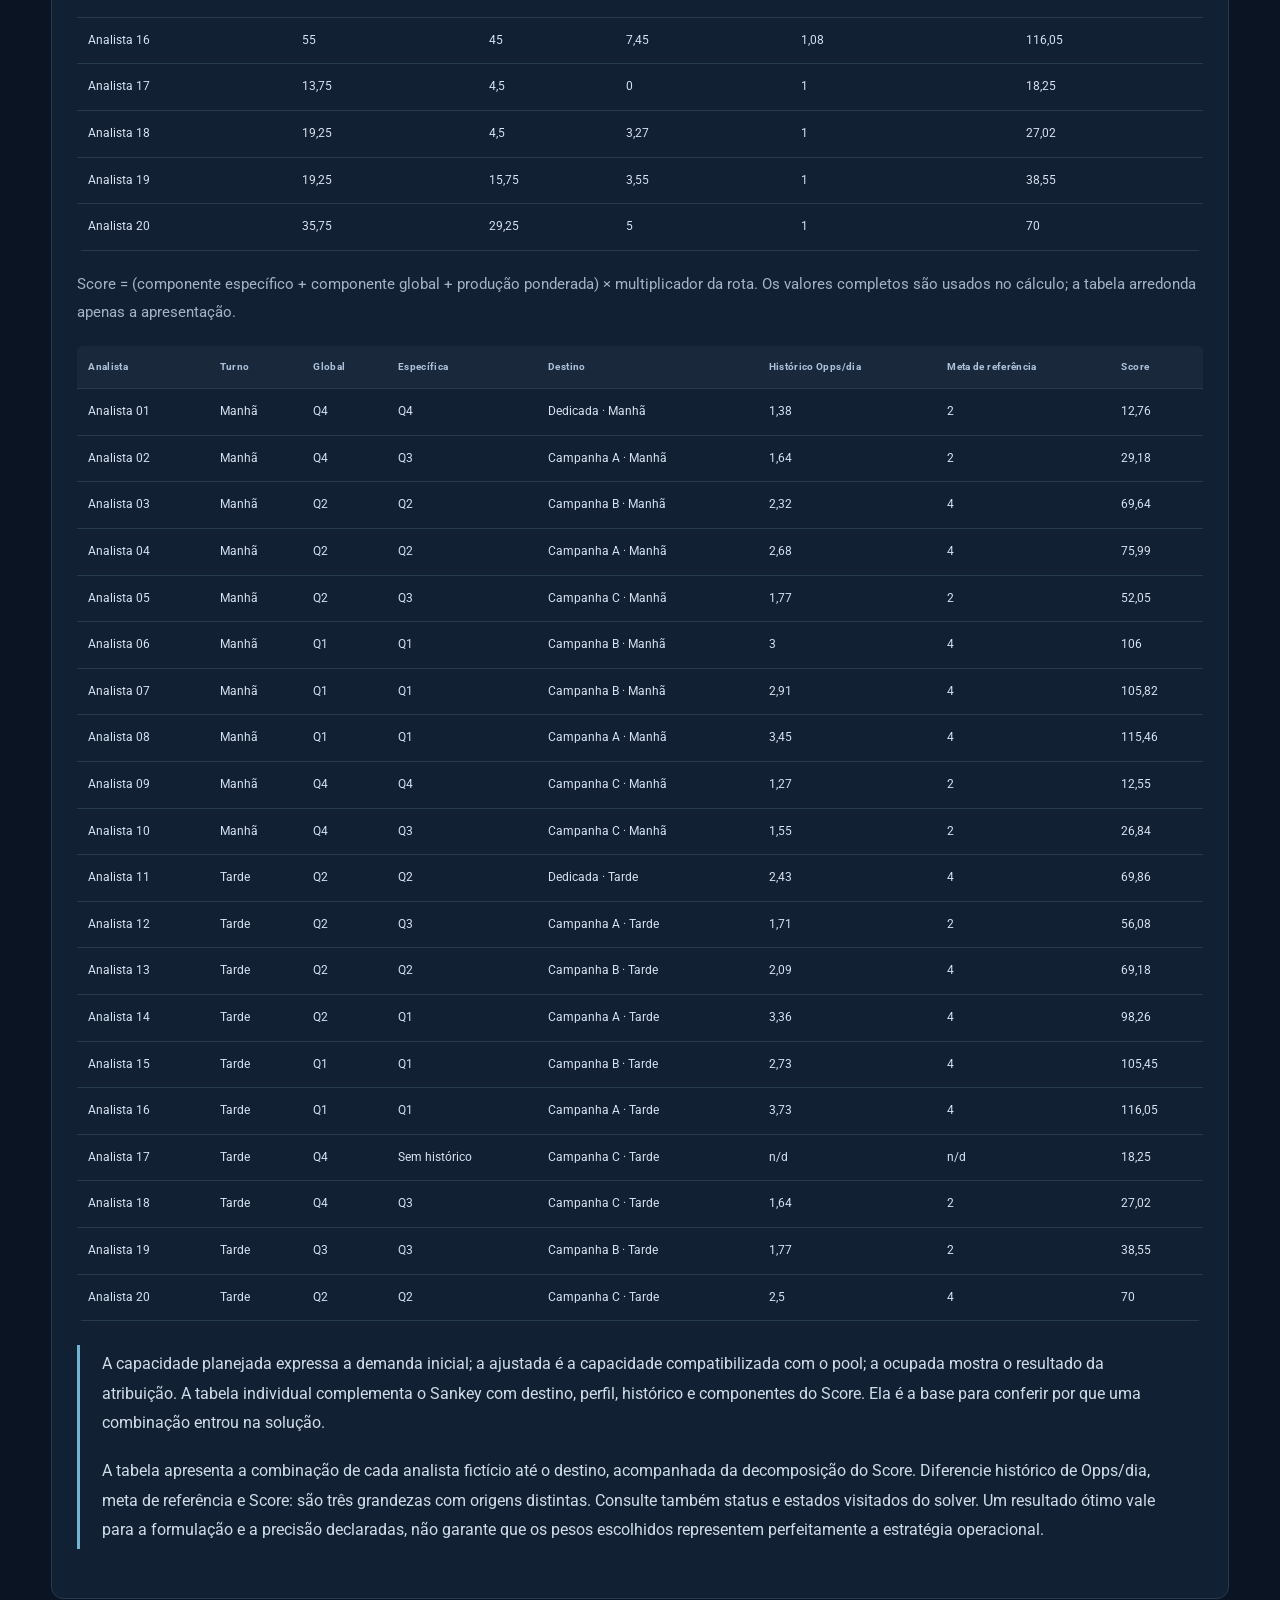
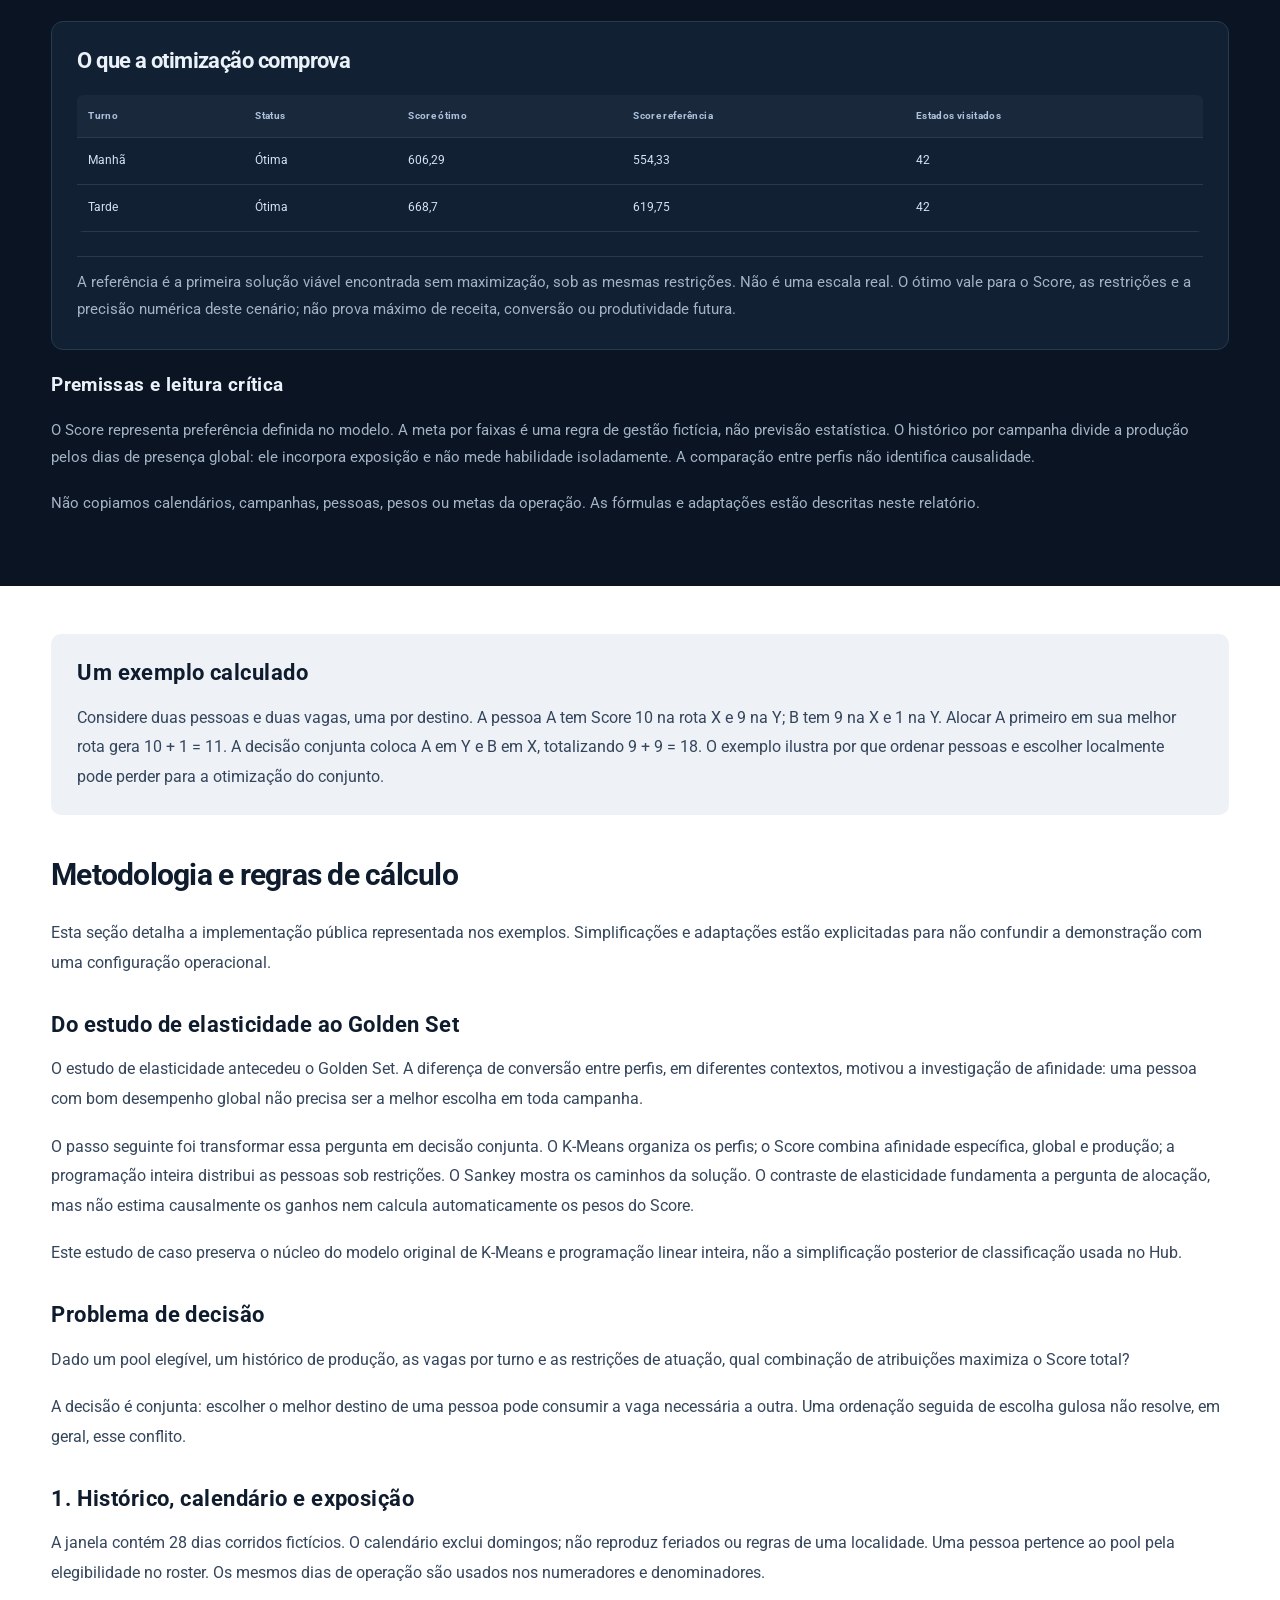
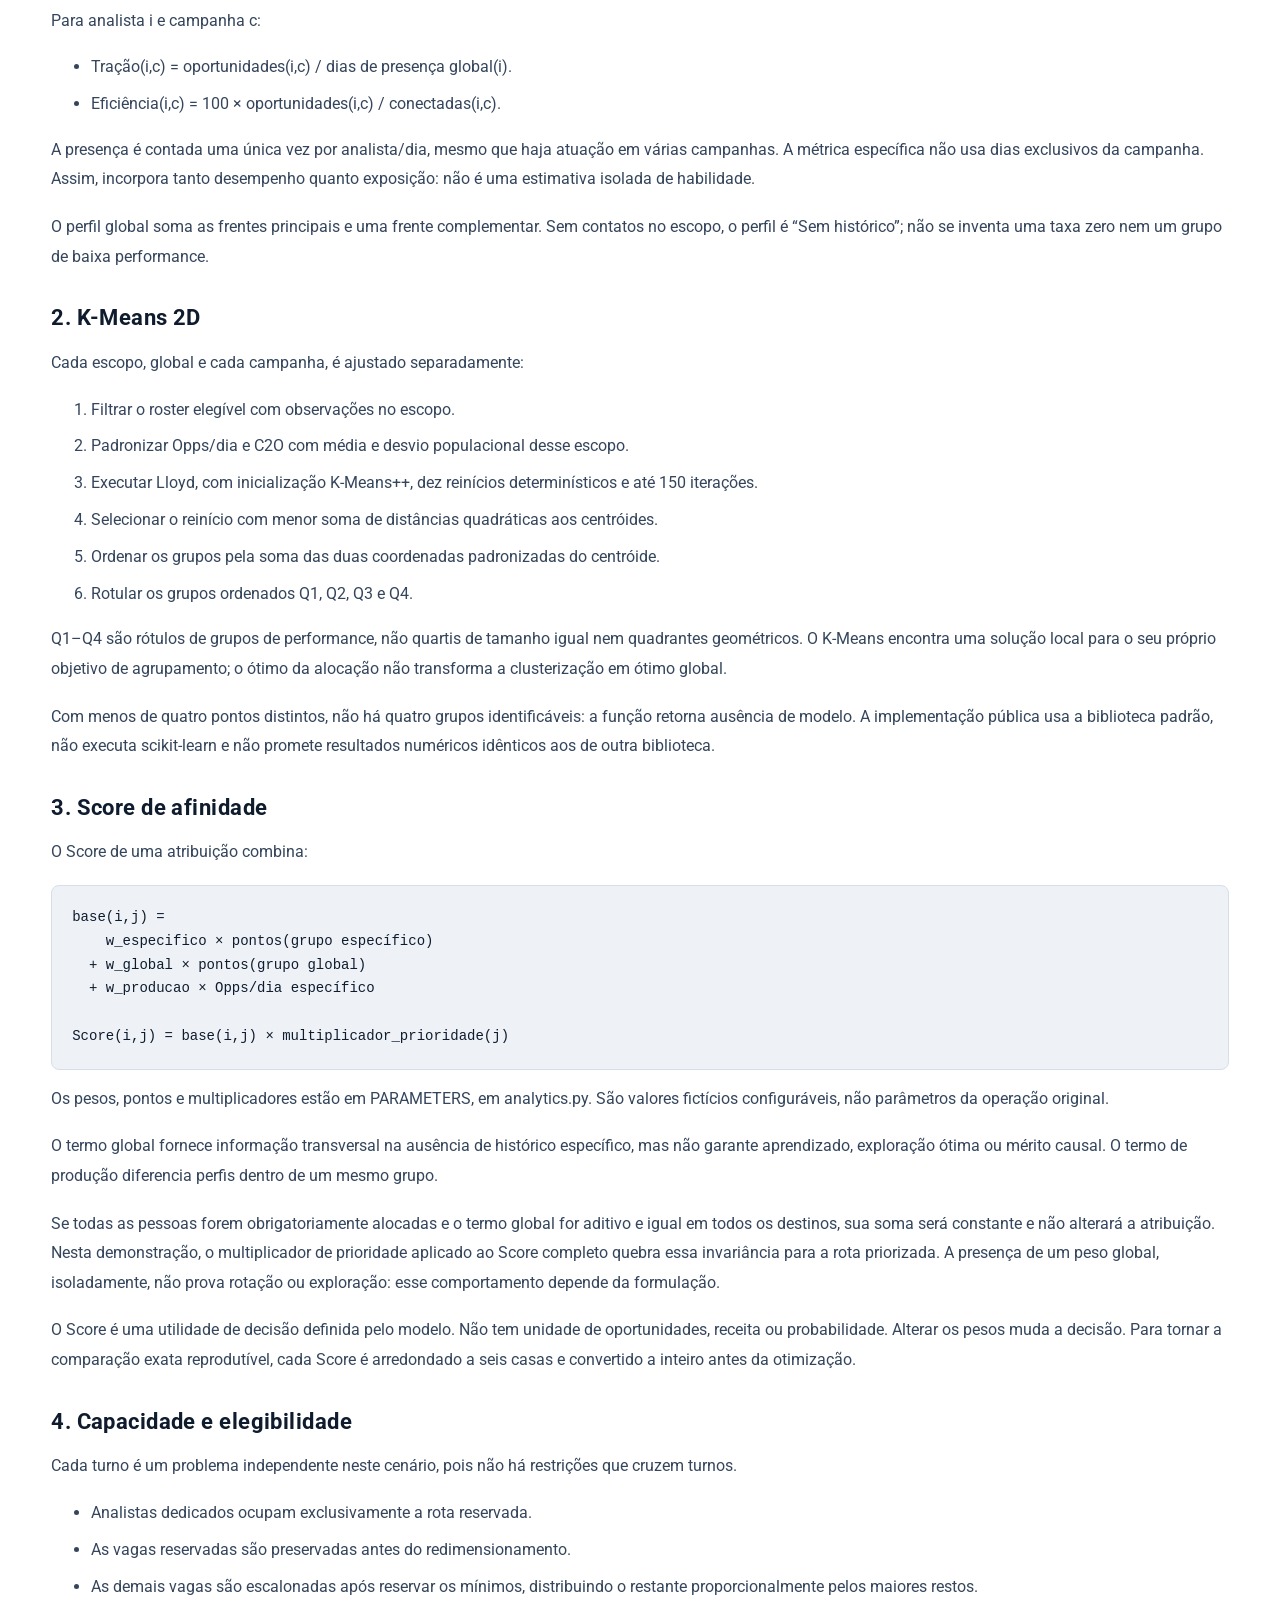
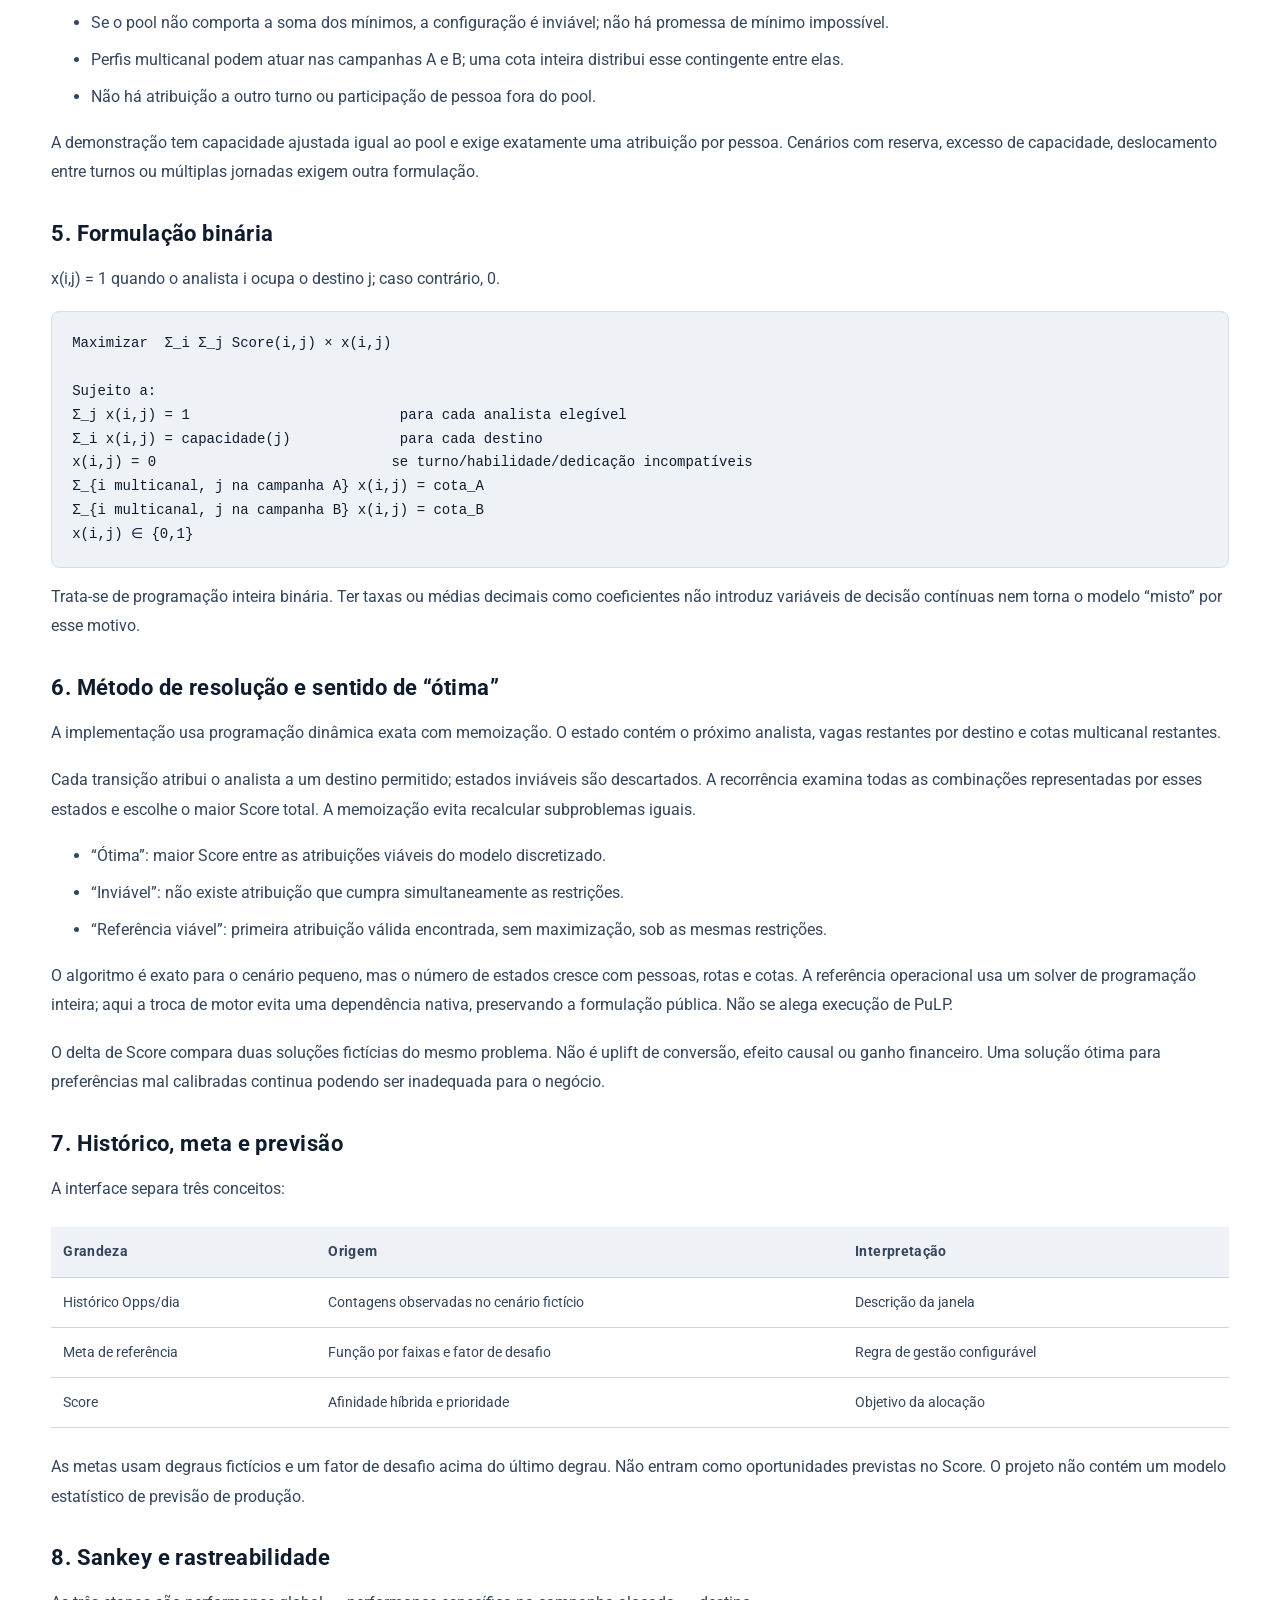
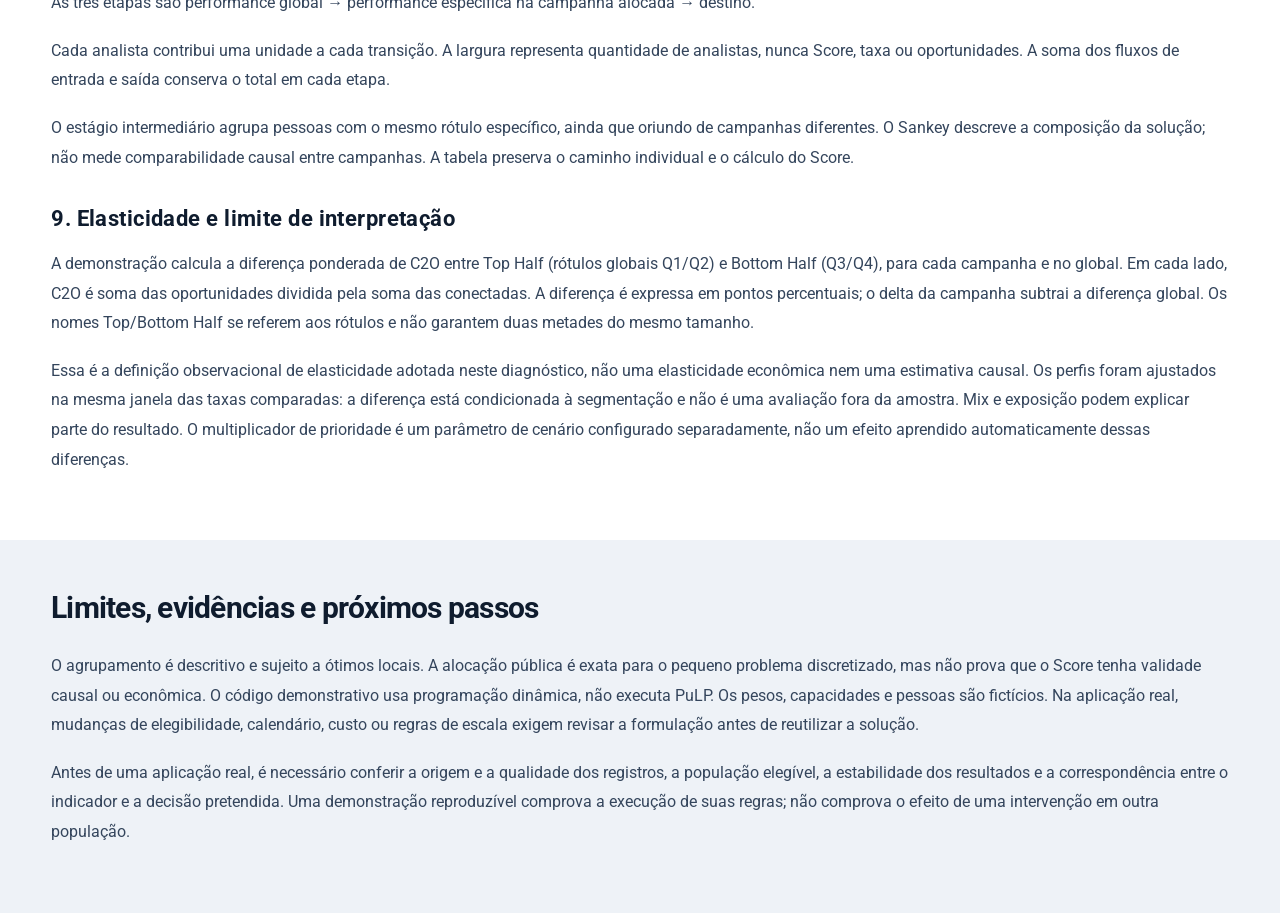
<file: 02-elasticidade-e-alocacao/index.html>
<!doctype html>
<html lang="pt-BR"><head><meta charset="utf-8"><meta name="viewport" content="width=device-width,initial-scale=1"><meta name="description" content="Da segmentação de performance à alocação conjunta sob restrições. Relatório técnico com exemplos fictícios, metodologia e interpretação das visualizações."><title>Elasticidade e Golden Set | Denis Tostes</title><link rel="stylesheet" href="style.css"><link rel="stylesheet" href="identidade.css"><link rel="stylesheet" href="relatorio.css"><script type="application/json" id="reportViews">[["Indicadores e solução de referência","Os indicadores resumem o pool elegível, a distribuição e a função objetivo. O Score ótimo deve ser comparado à referência viável sob as mesmas restrições. Se a referência tivesse acesso a outro conjunto de vagas, turnos ou pessoas, o contraste deixaria de medir apenas a diferença entre as duas decisões.","Uma melhoria percentual de Score é uma melhoria nesse objetivo matemático. Não tem interpretação automática como aumento percentual de oportunidades, receita ou produtividade. A referência do exemplo é uma solução viável encontrada sem maximização, não uma reconstrução da escala de uma empresa. Quando o problema for inviável, não se deve apresentar uma atribuição parcial como solução válida."],["Sankey do Golden Set","O fluxo liga o perfil global ao perfil específico na campanha alocada e, depois, ao destino. Cada pessoa contribui uma unidade em cada passagem. A espessura dos caminhos representa quantidade de pessoas, não taxa de conversão ou Score. Os agrupamentos intermediários podem reunir pessoas de diferentes campanhas com o mesmo rótulo de perfil.","Acompanhe a conservação do total entre as três etapas. Ramificações mostram como um mesmo perfil global pode aparecer em perfis específicos e destinos distintos. Isso é compatível com a ideia de afinidade por contexto. Para explicar uma pessoa, use a tabela individual: o agregado não permite reconstruir sozinho todas as restrições e os componentes de seu Score."],["Elasticidade observada","A tabela compara o C2O ponderado dos grupos globais Q1/Q2 com Q3/Q4, em cada campanha e no global. O resultado é uma diferença em pontos percentuais. Neste projeto, elasticidade nomeia uma medida descritiva de contraste entre perfis; não é a elasticidade econômica de uma função nem uma estimativa causal de resposta ao talento.","Compare o tamanho dos denominadores antes de interpretar uma diferença. Um contraste maior pode refletir composição, exposição ou seleção. Os grupos são ajustados na mesma janela em que as taxas são comparadas, portanto a separação não equivale a validação fora da amostra. O multiplicador de prioridade da alocação é configurado à parte; não é aprendido automaticamente da tabela."],["Capacidade e rastreabilidade","A capacidade planejada expressa a demanda inicial; a ajustada é a capacidade compatibilizada com o pool; a ocupada mostra o resultado da atribuição. A tabela individual complementa o Sankey com destino, perfil, histórico e componentes do Score. Ela é a base para conferir por que uma combinação entrou na solução.","A tabela apresenta a combinação de cada analista fictício até o destino, acompanhada da decomposição do Score. Diferencie histórico de Opps/dia, meta de referência e Score: são três grandezas com origens distintas. Consulte também status e estados visitados do solver. Um resultado ótimo vale para a formulação e a precisão declaradas, não garante que os pesos escolhidos representem perfeitamente a estratégia operacional."]]</script><script src="app.js" defer></script><script src="relatorio.js" defer></script></head>
<body class="technical-report" data-report="02-elasticidade-e-alocacao"><nav class="report-toolbar" aria-label="Ações do relatório"><a href="https://denistostes.figma.site/#projetos"><svg viewBox="0 0 24 24" aria-hidden="true"><path d="m12 19-7-7 7-7M5 12h14"/></svg>Voltar ao portfólio</a><button id="savePdf" type="button"><svg viewBox="0 0 24 24" aria-hidden="true"><path d="M14 2H6a2 2 0 0 0-2 2v16a2 2 0 0 0 2 2h12a2 2 0 0 0 2-2V8zM14 2v6h6M12 11v7m-3-3 3 3 3-3"/></svg>Salvar PDF</button></nav>
<header class="report-cover"><div><span class="report-kicker">RELATÓRIO TÉCNICO</span><h1>Elasticidade e Golden Set</h1><p>Da segmentação de performance à alocação conjunta sob restrições</p></div></header>
<main class="report-main"><section class="report-prose report-summary"><h2>O que este projeto resolve</h2><p class="report-lead">O estudo de elasticidade foi o ponto de partida: comparar a conversão entre perfis em diferentes contextos levantou a pergunta de onde cada perfil poderia contribuir melhor. O Golden Set surgiu como consequência, transformando esse diagnóstico em um problema de alocação conjunta, com afinidades, vagas e restrições.</p><p>Quando pessoas e vagas são limitadas, decisões individuais competem pelo mesmo recurso. A alocação deve considerar capacidades, turnos e elegibilidade ao mesmo tempo. O objetivo demonstrado é maximizar um Score declarado. Isso é diferente de prever oportunidades futuras ou provar que uma mudança de escala produzirá determinado ganho real.</p><aside class="report-note">Todos os exemplos e valores deste relatório são fictícios. O conteúdo explica os métodos e suas limitações, sem divulgar dados de uma operação real.</aside></section>
<section class="report-band"><div class="report-prose"><h2>Conceitos para acompanhar a análise</h2><dl class="report-definitions"><div><dt>Tração</dt><dd>Produção média diária, expressa como Opps/dia, segundo o calendário e a presença definidos no método.</dd></div><div><dt>Eficiência</dt><dd>C2O: oportunidades divididas pelas conectadas. Mede conversão, não produção absoluta.</dd></div><div><dt>Score</dt><dd>Função de utilidade que combina perfil específico, perfil global, produção e prioridade do destino.</dd></div><div><dt>Alocação ótima</dt><dd>Solução com maior Score entre as combinações que satisfazem todas as restrições do problema definido.</dd></div></dl></div></section>
<section class="report-demo" id="demoSection"><div class="report-demo-intro"><h2>Visões e interpretação</h2><p>As visões apresentam dados fictícios e suas regras de interpretação. O relatório pode ser lido em sequência, sem abrir painéis ou escolher campanhas.</p><p id="status" role="status"></p></div><div id="app"></div></section>
<section class="report-prose report-method"><div class="report-example"><h3>Um exemplo calculado</h3><p>Considere duas pessoas e duas vagas, uma por destino. A pessoa A tem Score 10 na rota X e 9 na Y; B tem 9 na X e 1 na Y. Alocar A primeiro em sua melhor rota gera 10 + 1 = 11. A decisão conjunta coloca A em Y e B em X, totalizando 9 + 9 = 18. O exemplo ilustra por que ordenar pessoas e escolher localmente pode perder para a otimização do conjunto.</p></div><h2>Metodologia e regras de cálculo</h2><p>Esta seção detalha a implementação pública representada nos exemplos. Simplificações e adaptações estão explicitadas para não confundir a demonstração com uma configuração operacional.</p><h3>Do estudo de elasticidade ao Golden Set</h3>
<p>O estudo de elasticidade antecedeu o Golden Set. A diferença de conversão entre perfis, em diferentes contextos, motivou a investigação de afinidade: uma pessoa com bom desempenho global não precisa ser a melhor escolha em toda campanha.</p>
<p>O passo seguinte foi transformar essa pergunta em decisão conjunta. O K-Means organiza os perfis; o Score combina afinidade específica, global e produção; a programação inteira distribui as pessoas sob restrições. O Sankey mostra os caminhos da solução. O contraste de elasticidade fundamenta a pergunta de alocação, mas não estima causalmente os ganhos nem calcula automaticamente os pesos do Score.</p>
<p>Este estudo de caso preserva o núcleo do modelo original de K-Means e programação linear inteira, não a simplificação posterior de classificação usada no Hub.</p>
<h3>Problema de decisão</h3>
<p>Dado um pool elegível, um histórico de produção, as vagas por turno e as restrições de atuação, qual combinação de atribuições maximiza o Score total?</p>
<p>A decisão é conjunta: escolher o melhor destino de uma pessoa pode consumir a vaga necessária a outra. Uma ordenação seguida de escolha gulosa não resolve, em geral, esse conflito. </p>
<h3>1. Histórico, calendário e exposição</h3>
<p>A janela contém 28 dias corridos fictícios. O calendário exclui domingos; não reproduz feriados ou regras de uma localidade. Uma pessoa pertence ao pool pela elegibilidade no roster. Os mesmos dias de operação são usados nos numeradores e denominadores.</p>
<p>Para analista i e campanha c:</p>
<ul>
<li>Tração(i,c) = oportunidades(i,c) / dias de presença global(i).</li>
<li>Eficiência(i,c) = 100 × oportunidades(i,c) / conectadas(i,c).</li>
</ul>
<p>A presença é contada uma única vez por analista/dia, mesmo que haja atuação em várias campanhas. A métrica específica não usa dias exclusivos da campanha. Assim, incorpora tanto desempenho quanto exposição: não é uma estimativa isolada de habilidade.</p>
<p>O perfil global soma as frentes principais e uma frente complementar. Sem contatos no escopo, o perfil é “Sem histórico”; não se inventa uma taxa zero nem um grupo de baixa performance.</p>
<h3>2. K-Means 2D</h3>
<p>Cada escopo, global e cada campanha, é ajustado separadamente:</p>
<ol>
<li>Filtrar o roster elegível com observações no escopo.</li>
<li>Padronizar Opps/dia e C2O com média e desvio populacional desse escopo.</li>
<li>Executar Lloyd, com inicialização K-Means++, dez reinícios determinísticos e até 150 iterações.</li>
<li>Selecionar o reinício com menor soma de distâncias quadráticas aos centróides.</li>
<li>Ordenar os grupos pela soma das duas coordenadas padronizadas do centróide.</li>
<li>Rotular os grupos ordenados Q1, Q2, Q3 e Q4.</li>
</ol>
<p>Q1–Q4 são rótulos de grupos de performance, não quartis de tamanho igual nem quadrantes geométricos. O K-Means encontra uma solução local para o seu próprio objetivo de agrupamento; o ótimo da alocação não transforma a clusterização em ótimo global.</p>
<p>Com menos de quatro pontos distintos, não há quatro grupos identificáveis: a função retorna ausência de modelo. A implementação pública usa a biblioteca padrão, não executa scikit-learn e não promete resultados numéricos idênticos aos de outra biblioteca.</p>
<h3>3. Score de afinidade</h3>
<p>O Score de uma atribuição combina:</p>
<pre><code>base(i,j) =
    w_especifico × pontos(grupo específico)
  + w_global × pontos(grupo global)
  + w_producao × Opps/dia específico

Score(i,j) = base(i,j) × multiplicador_prioridade(j)</code></pre>
<p>Os pesos, pontos e multiplicadores estão em PARAMETERS, em analytics.py. São valores fictícios configuráveis, não parâmetros da operação original.</p>
<p>O termo global fornece informação transversal na ausência de histórico específico, mas não garante aprendizado, exploração ótima ou mérito causal. O termo de produção diferencia perfis dentro de um mesmo grupo.</p>
<p>Se todas as pessoas forem obrigatoriamente alocadas e o termo global for aditivo e igual em todos os destinos, sua soma será constante e não alterará a atribuição. Nesta demonstração, o multiplicador de prioridade aplicado ao Score completo quebra essa invariância para a rota priorizada. A presença de um peso global, isoladamente, não prova rotação ou exploração: esse comportamento depende da formulação.</p>
<p>O Score é uma utilidade de decisão definida pelo modelo. Não tem unidade de oportunidades, receita ou probabilidade. Alterar os pesos muda a decisão. Para tornar a comparação exata reprodutível, cada Score é arredondado a seis casas e convertido a inteiro antes da otimização.</p>
<h3>4. Capacidade e elegibilidade</h3>
<p>Cada turno é um problema independente neste cenário, pois não há restrições que cruzem turnos.</p>
<ul>
<li>Analistas dedicados ocupam exclusivamente a rota reservada.</li>
<li>As vagas reservadas são preservadas antes do redimensionamento.</li>
<li>As demais vagas são escalonadas após reservar os mínimos, distribuindo o restante proporcionalmente pelos maiores restos.</li>
<li>Se o pool não comporta a soma dos mínimos, a configuração é inviável; não há promessa de mínimo impossível.</li>
<li>Perfis multicanal podem atuar nas campanhas A e B; uma cota inteira distribui esse contingente entre elas.</li>
<li>Não há atribuição a outro turno ou participação de pessoa fora do pool.</li>
</ul>
<p>A demonstração tem capacidade ajustada igual ao pool e exige exatamente uma atribuição por pessoa. Cenários com reserva, excesso de capacidade, deslocamento entre turnos ou múltiplas jornadas exigem outra formulação.</p>
<h3>5. Formulação binária</h3>
<p>x(i,j) = 1 quando o analista i ocupa o destino j; caso contrário, 0.</p>
<pre><code>Maximizar  Σ_i Σ_j Score(i,j) × x(i,j)

Sujeito a:
Σ_j x(i,j) = 1                         para cada analista elegível
Σ_i x(i,j) = capacidade(j)             para cada destino
x(i,j) = 0                            se turno/habilidade/dedicação incompatíveis
Σ_{i multicanal, j na campanha A} x(i,j) = cota_A
Σ_{i multicanal, j na campanha B} x(i,j) = cota_B
x(i,j) ∈ {0,1}</code></pre>
<p>Trata-se de programação inteira binária. Ter taxas ou médias decimais como coeficientes não introduz variáveis de decisão contínuas nem torna o modelo “misto” por esse motivo.</p>
<h3>6. Método de resolução e sentido de “ótima”</h3>
<p>A implementação usa programação dinâmica exata com memoização. O estado contém o próximo analista, vagas restantes por destino e cotas multicanal restantes.</p>
<p>Cada transição atribui o analista a um destino permitido; estados inviáveis são descartados. A recorrência examina todas as combinações representadas por esses estados e escolhe o maior Score total. A memoização evita recalcular subproblemas iguais.</p>
<ul>
<li>“Ótima”: maior Score entre as atribuições viáveis do modelo discretizado.</li>
<li>“Inviável”: não existe atribuição que cumpra simultaneamente as restrições.</li>
<li>“Referência viável”: primeira atribuição válida encontrada, sem maximização, sob as mesmas restrições.</li>
</ul>
<p>O algoritmo é exato para o cenário pequeno, mas o número de estados cresce com pessoas, rotas e cotas. A referência operacional usa um solver de programação inteira; aqui a troca de motor evita uma dependência nativa, preservando a formulação pública. Não se alega execução de PuLP.</p>
<p>O delta de Score compara duas soluções fictícias do mesmo problema. Não é uplift de conversão, efeito causal ou ganho financeiro. Uma solução ótima para preferências mal calibradas continua podendo ser inadequada para o negócio.</p>
<h3>7. Histórico, meta e previsão</h3>
<p>A interface separa três conceitos:</p>
<div class="report-table"><table><thead><tr><th>Grandeza</th><th>Origem</th><th>Interpretação</th></tr></thead><tbody><tr><td>Histórico Opps/dia</td><td>Contagens observadas no cenário fictício</td><td>Descrição da janela</td></tr><tr><td>Meta de referência</td><td>Função por faixas e fator de desafio</td><td>Regra de gestão configurável</td></tr><tr><td>Score</td><td>Afinidade híbrida e prioridade</td><td>Objetivo da alocação</td></tr></tbody></table></div>
<p>As metas usam degraus fictícios e um fator de desafio acima do último degrau. Não entram como oportunidades previstas no Score. O projeto não contém um modelo estatístico de previsão de produção.</p>
<h3>8. Sankey e rastreabilidade</h3>
<p>As três etapas são performance global → performance específica na campanha alocada → destino.</p>
<p>Cada analista contribui uma unidade a cada transição. A largura representa quantidade de analistas, nunca Score, taxa ou oportunidades. A soma dos fluxos de entrada e saída conserva o total em cada etapa.</p>
<p>O estágio intermediário agrupa pessoas com o mesmo rótulo específico, ainda que oriundo de campanhas diferentes. O Sankey descreve a composição da solução; não mede comparabilidade causal entre campanhas. A tabela preserva o caminho individual e o cálculo do Score.</p>
<h3>9. Elasticidade e limite de interpretação</h3>
<p>A demonstração calcula a diferença ponderada de C2O entre Top Half (rótulos globais Q1/Q2) e Bottom Half (Q3/Q4), para cada campanha e no global. Em cada lado, C2O é soma das oportunidades dividida pela soma das conectadas. A diferença é expressa em pontos percentuais; o delta da campanha subtrai a diferença global. Os nomes Top/Bottom Half se referem aos rótulos e não garantem duas metades do mesmo tamanho.</p>
<p>Essa é a definição observacional de elasticidade adotada neste diagnóstico, não uma elasticidade econômica nem uma estimativa causal. Os perfis foram ajustados na mesma janela das taxas comparadas: a diferença está condicionada à segmentação e não é uma avaliação fora da amostra. Mix e exposição podem explicar parte do resultado. O multiplicador de prioridade é um parâmetro de cenário configurado separadamente, não um efeito aprendido automaticamente dessas diferenças.</p></section>
<section class="report-band"><div class="report-prose"><h2>Limites, evidências e próximos passos</h2><p>O agrupamento é descritivo e sujeito a ótimos locais. A alocação pública é exata para o pequeno problema discretizado, mas não prova que o Score tenha validade causal ou econômica. O código demonstrativo usa programação dinâmica, não executa PuLP. Os pesos, capacidades e pessoas são fictícios. Na aplicação real, mudanças de elegibilidade, calendário, custo ou regras de escala exigem revisar a formulação antes de reutilizar a solução.</p><p>Antes de uma aplicação real, é necessário conferir a origem e a qualidade dos registros, a população elegível, a estabilidade dos resultados e a correspondência entre o indicador e a decisão pretendida. Uma demonstração reproduzível comprova a execução de suas regras; não comprova o efeito de uma intervenção em outra população.</p></div></section>
<p id="pdfHelp" class="report-prose" role="status"></p></main></body></html>
</file>
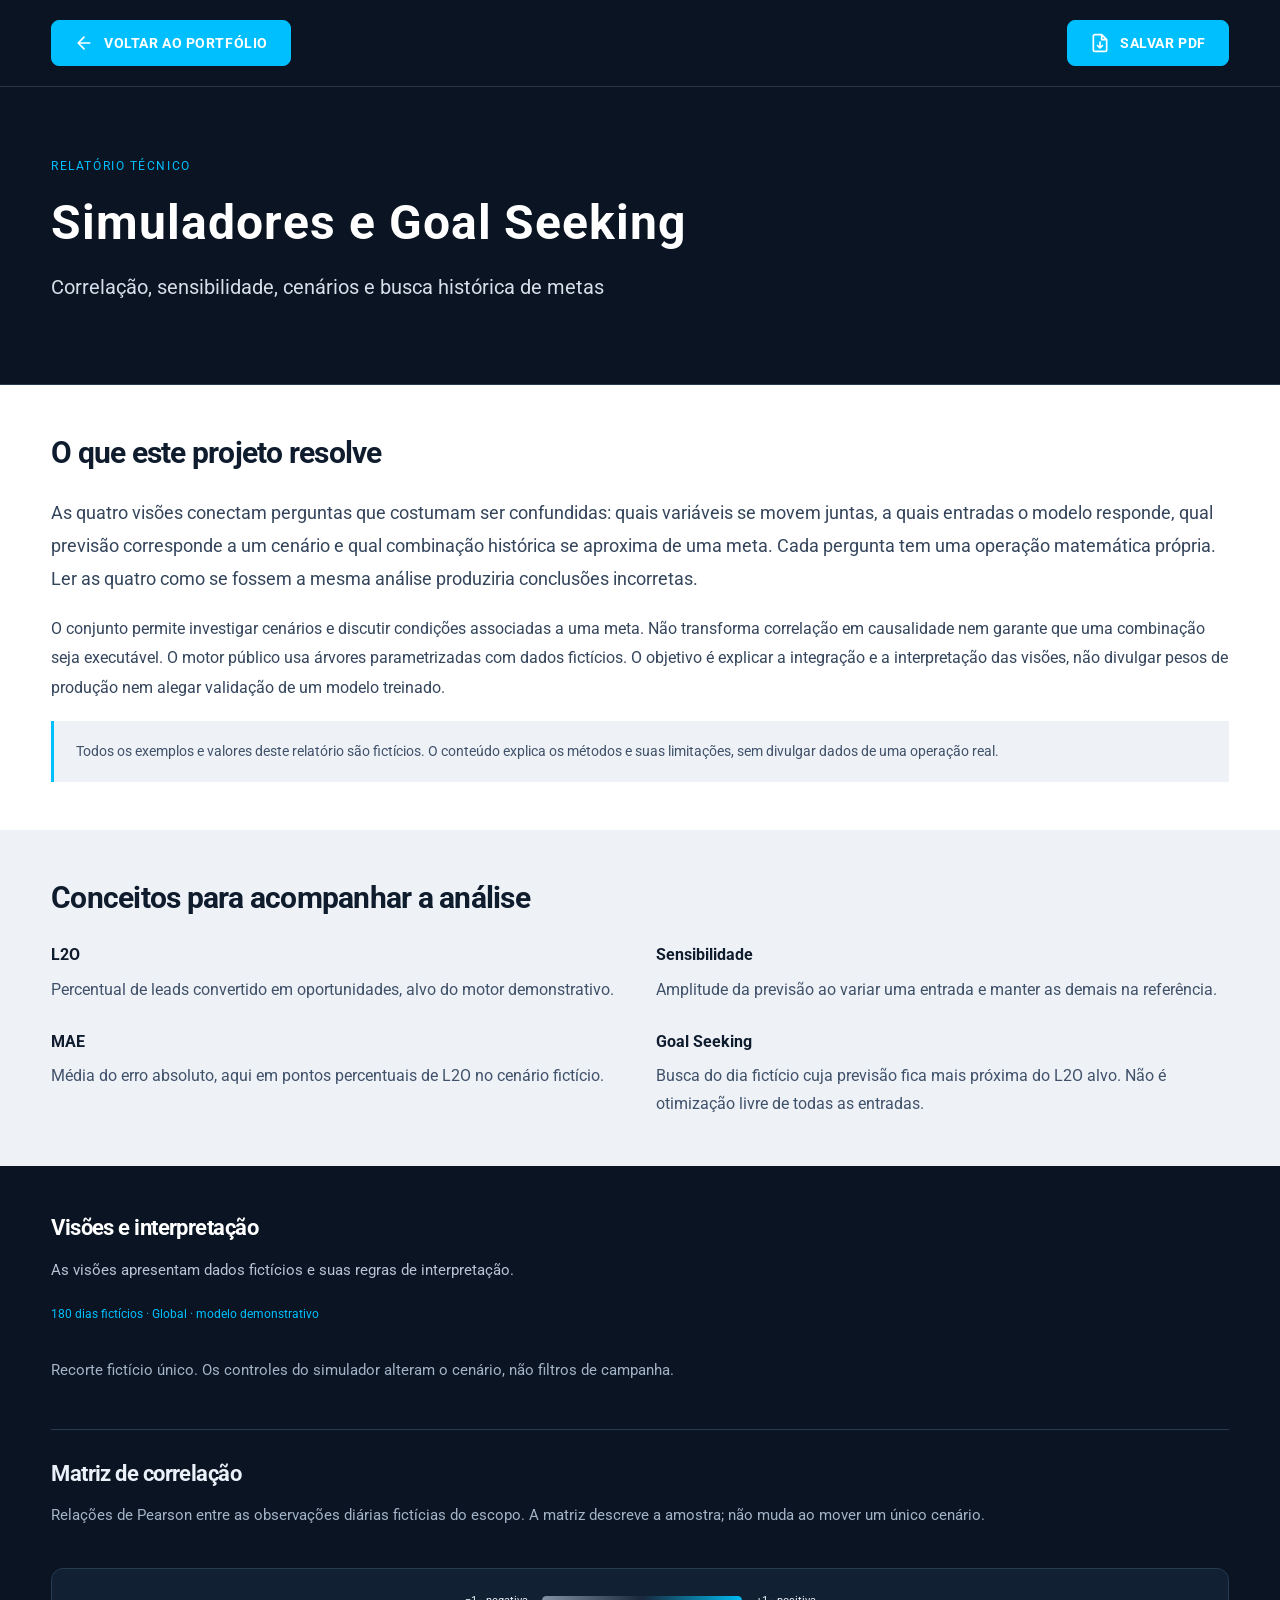
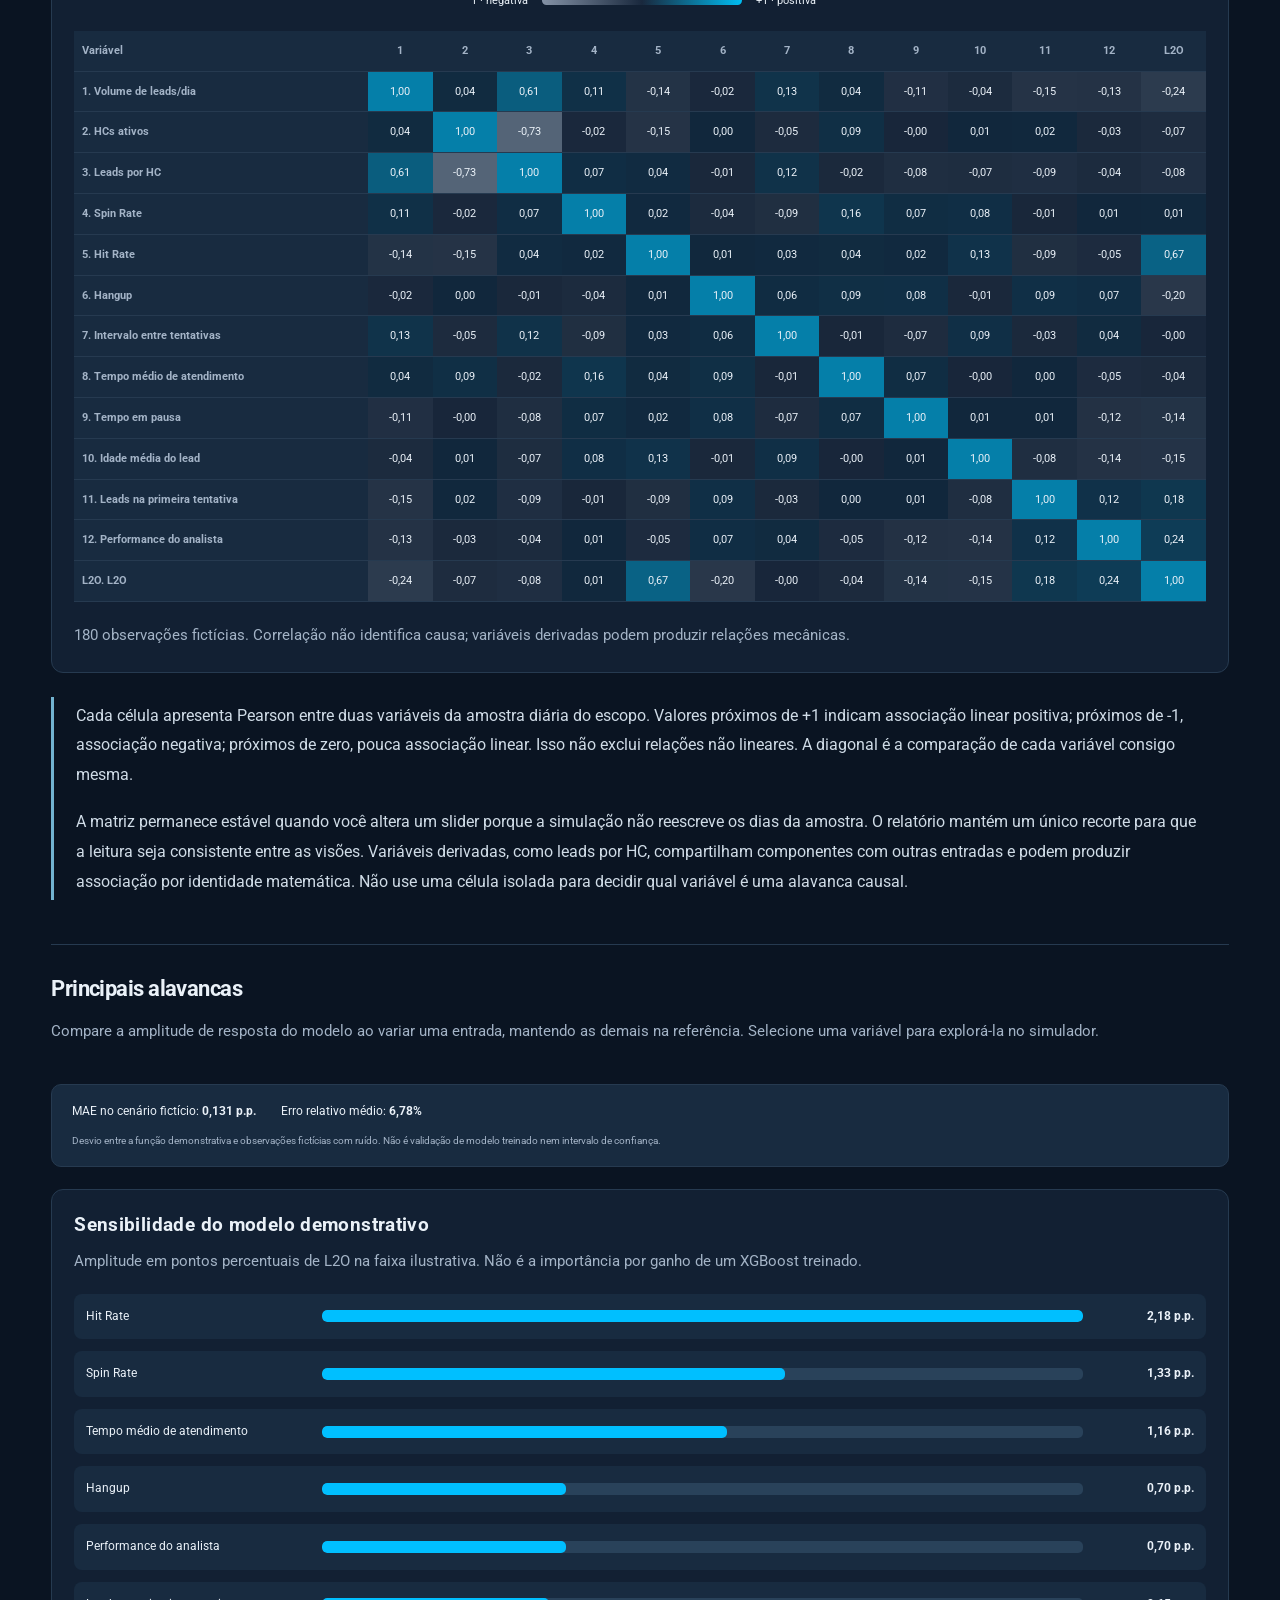
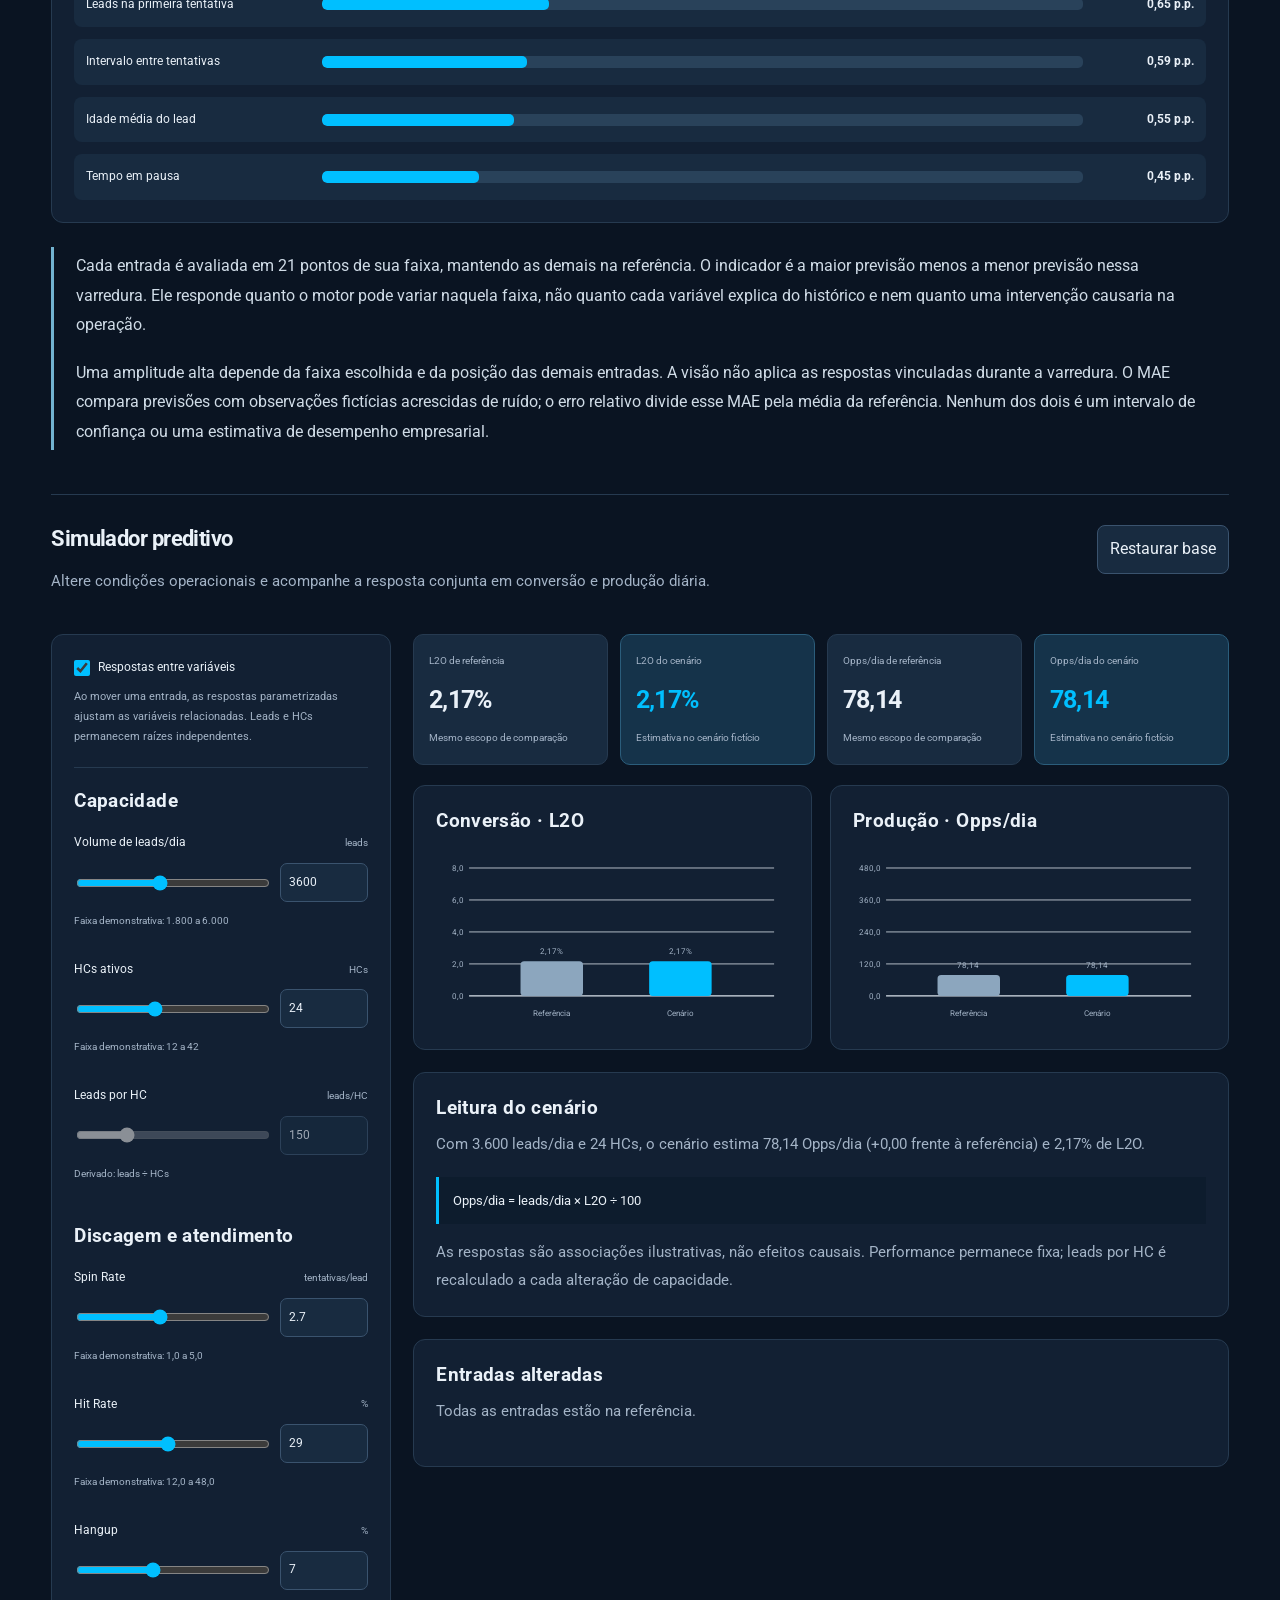
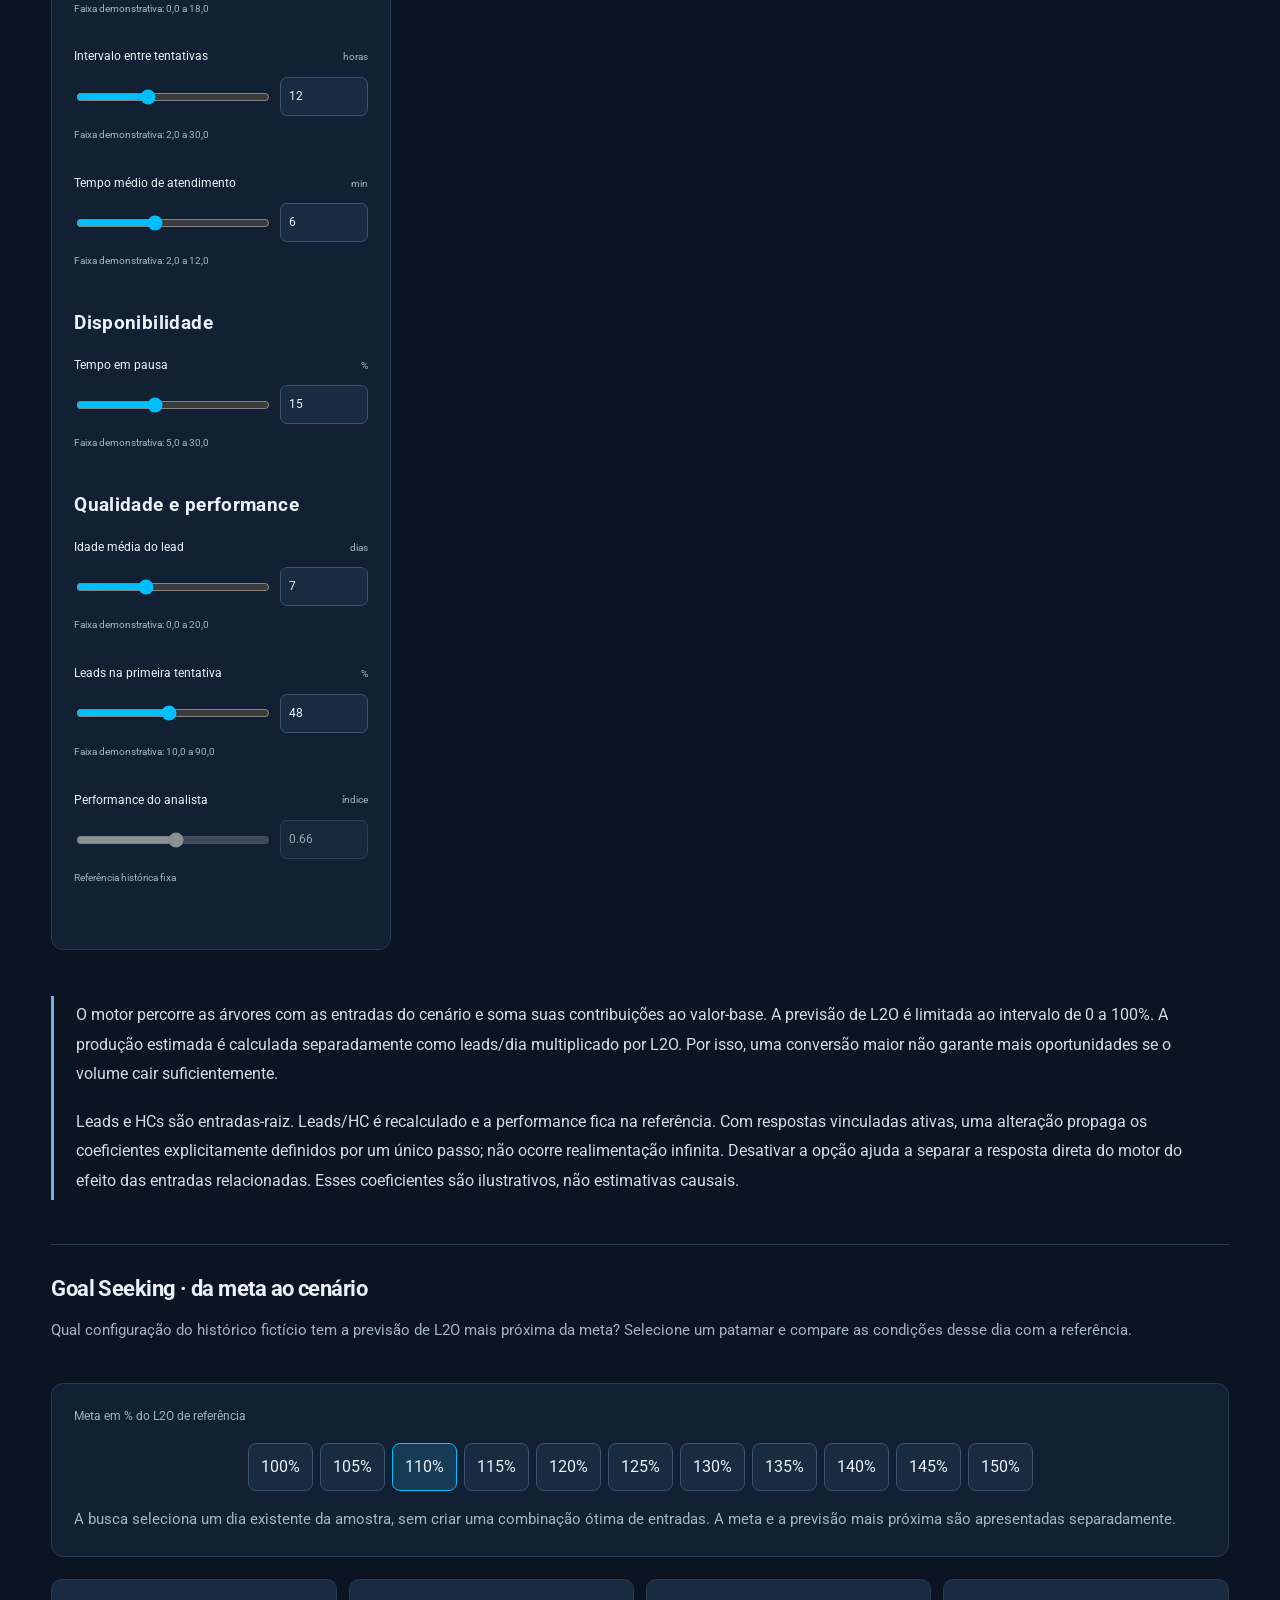
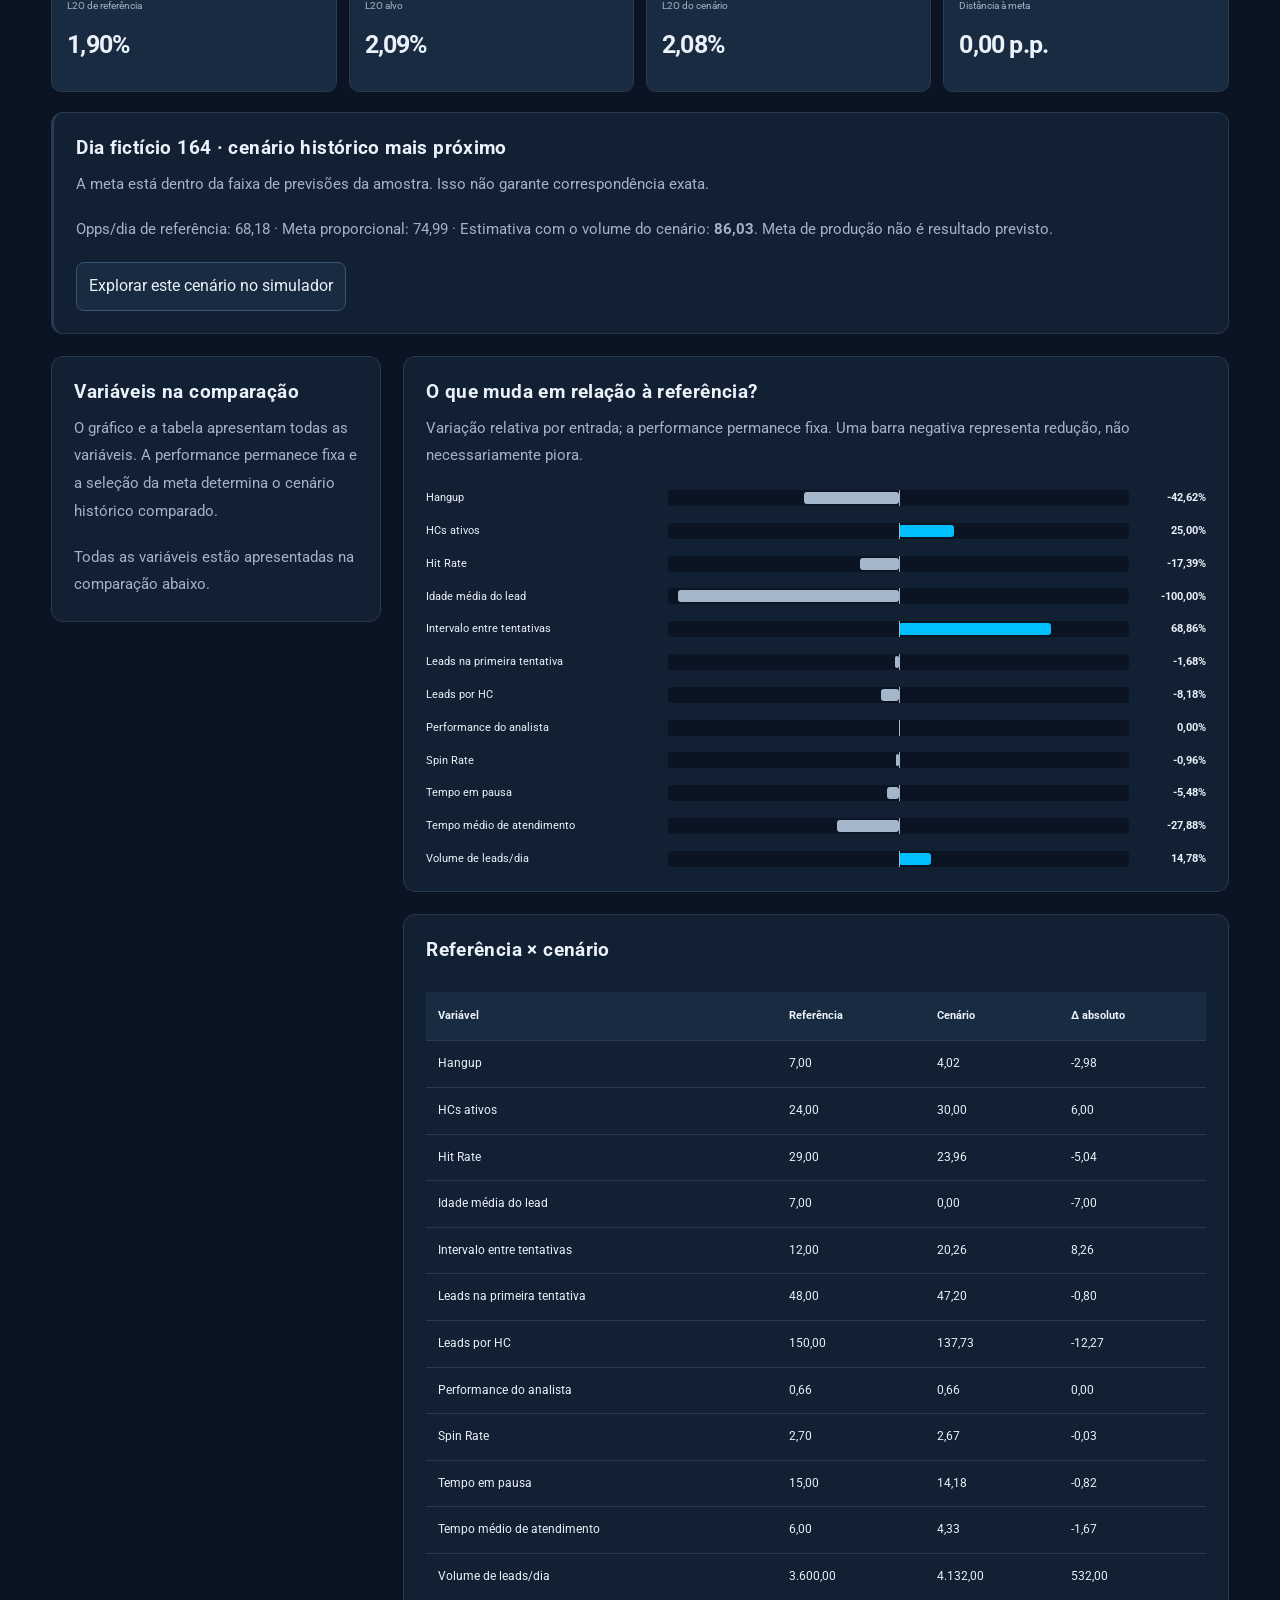
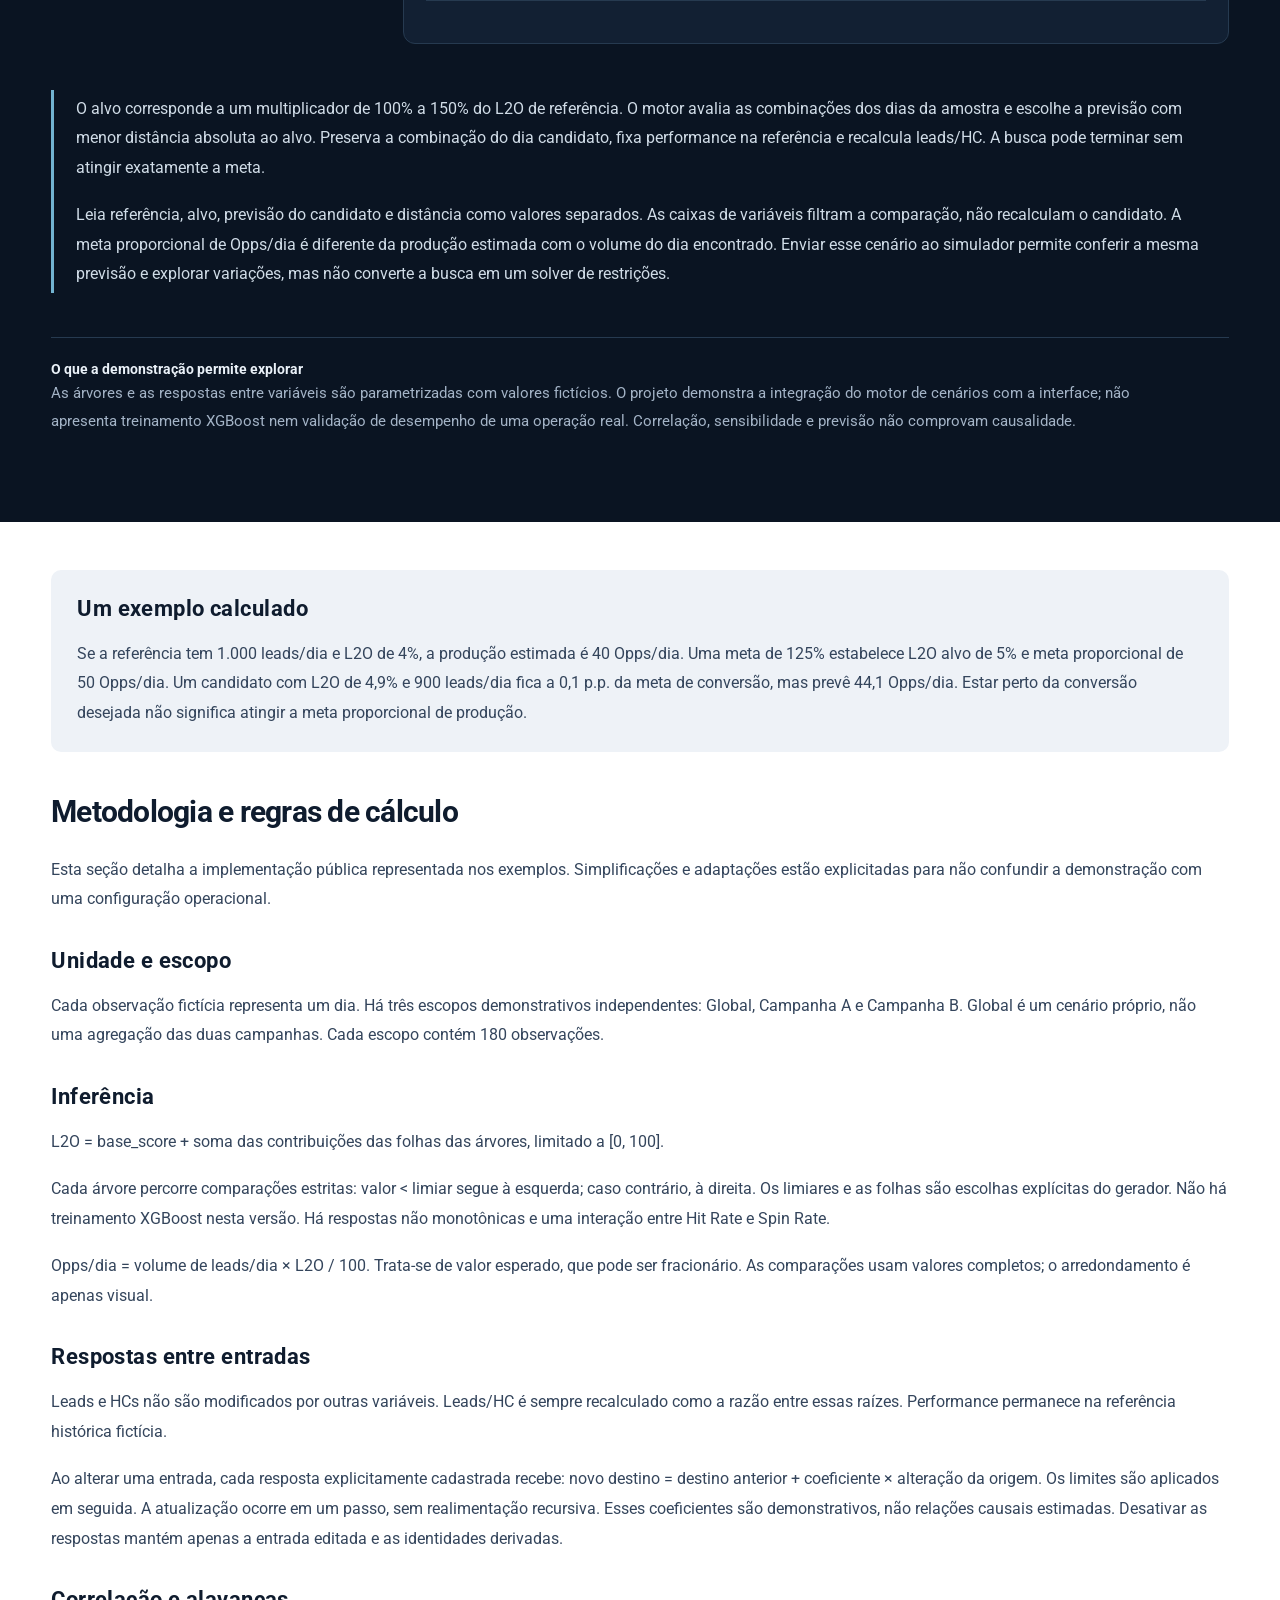
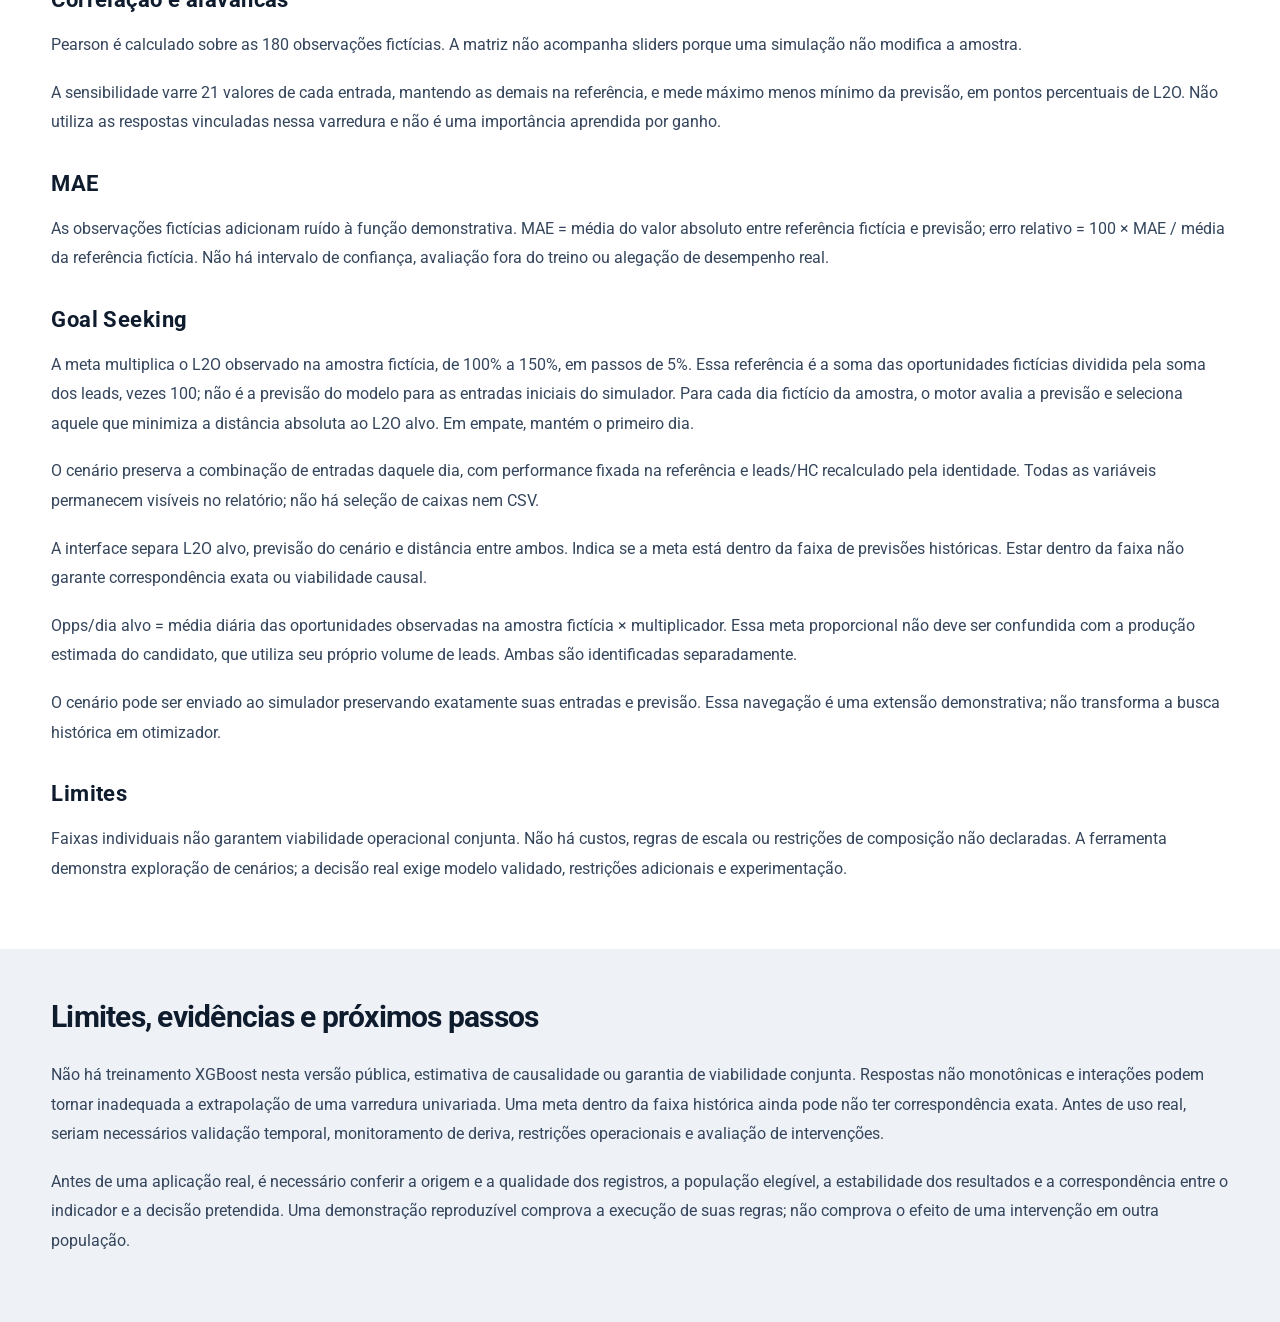
<file: 03-simuladores/index.html>
<!doctype html>
<html lang="pt-BR"><head><meta charset="utf-8"><meta name="viewport" content="width=device-width,initial-scale=1"><meta name="description" content="Correlação, sensibilidade, cenários e busca histórica de metas. Relatório técnico com exemplos fictícios, metodologia e interpretação das visualizações."><title>Simuladores e Goal Seeking | Denis Tostes</title><link rel="stylesheet" href="style.css"><link rel="stylesheet" href="identidade.css"><link rel="stylesheet" href="relatorio.css"><script type="application/json" id="reportViews">[["Matriz de correlação","Cada célula apresenta Pearson entre duas variáveis da amostra diária do escopo. Valores próximos de +1 indicam associação linear positiva; próximos de -1, associação negativa; próximos de zero, pouca associação linear. Isso não exclui relações não lineares. A diagonal é a comparação de cada variável consigo mesma.","A matriz permanece estável quando você altera um slider porque a simulação não reescreve os dias da amostra. O relatório mantém um único recorte para que a leitura seja consistente entre as visões. Variáveis derivadas, como leads por HC, compartilham componentes com outras entradas e podem produzir associação por identidade matemática. Não use uma célula isolada para decidir qual variável é uma alavanca causal."],["Principais alavancas","Cada entrada é avaliada em 21 pontos de sua faixa, mantendo as demais na referência. O indicador é a maior previsão menos a menor previsão nessa varredura. Ele responde quanto o motor pode variar naquela faixa, não quanto cada variável explica do histórico e nem quanto uma intervenção causaria na operação.","Uma amplitude alta depende da faixa escolhida e da posição das demais entradas. A visão não aplica as respostas vinculadas durante a varredura. O MAE compara previsões com observações fictícias acrescidas de ruído; o erro relativo divide esse MAE pela média da referência. Nenhum dos dois é um intervalo de confiança ou uma estimativa de desempenho empresarial."],["Simulador preditivo","O motor percorre as árvores com as entradas do cenário e soma suas contribuições ao valor-base. A previsão de L2O é limitada ao intervalo de 0 a 100%. A produção estimada é calculada separadamente como leads/dia multiplicado por L2O. Por isso, uma conversão maior não garante mais oportunidades se o volume cair suficientemente.","Leads e HCs são entradas-raiz. Leads/HC é recalculado e a performance fica na referência. Com respostas vinculadas ativas, uma alteração propaga os coeficientes explicitamente definidos por um único passo; não ocorre realimentação infinita. Desativar a opção ajuda a separar a resposta direta do motor do efeito das entradas relacionadas. Esses coeficientes são ilustrativos, não estimativas causais."],["Goal Seeking","O alvo corresponde a um multiplicador de 100% a 150% do L2O de referência. O motor avalia as combinações dos dias da amostra e escolhe a previsão com menor distância absoluta ao alvo. Preserva a combinação do dia candidato, fixa performance na referência e recalcula leads/HC. A busca pode terminar sem atingir exatamente a meta.","Leia referência, alvo, previsão do candidato e distância como valores separados. As caixas de variáveis filtram a comparação, não recalculam o candidato. A meta proporcional de Opps/dia é diferente da produção estimada com o volume do dia encontrado. Enviar esse cenário ao simulador permite conferir a mesma previsão e explorar variações, mas não converte a busca em um solver de restrições."]]</script><script src="engine.js" defer></script><script src="app.js" defer></script><script src="relatorio.js" defer></script></head>
<body class="technical-report" data-report="03-simuladores"><nav class="report-toolbar" aria-label="Ações do relatório"><a href="https://denistostes.figma.site/#projetos"><svg viewBox="0 0 24 24" aria-hidden="true"><path d="m12 19-7-7 7-7M5 12h14"/></svg>Voltar ao portfólio</a><button id="savePdf" type="button"><svg viewBox="0 0 24 24" aria-hidden="true"><path d="M14 2H6a2 2 0 0 0-2 2v16a2 2 0 0 0 2 2h12a2 2 0 0 0 2-2V8zM14 2v6h6M12 11v7m-3-3 3 3 3-3"/></svg>Salvar PDF</button></nav>
<header class="report-cover"><div><span class="report-kicker">RELATÓRIO TÉCNICO</span><h1>Simuladores e Goal Seeking</h1><p>Correlação, sensibilidade, cenários e busca histórica de metas</p></div></header>
<main class="report-main"><section class="report-prose report-summary"><h2>O que este projeto resolve</h2><p class="report-lead">As quatro visões conectam perguntas que costumam ser confundidas: quais variáveis se movem juntas, a quais entradas o modelo responde, qual previsão corresponde a um cenário e qual combinação histórica se aproxima de uma meta. Cada pergunta tem uma operação matemática própria. Ler as quatro como se fossem a mesma análise produziria conclusões incorretas.</p><p>O conjunto permite investigar cenários e discutir condições associadas a uma meta. Não transforma correlação em causalidade nem garante que uma combinação seja executável. O motor público usa árvores parametrizadas com dados fictícios. O objetivo é explicar a integração e a interpretação das visões, não divulgar pesos de produção nem alegar validação de um modelo treinado.</p><aside class="report-note">Todos os exemplos e valores deste relatório são fictícios. O conteúdo explica os métodos e suas limitações, sem divulgar dados de uma operação real.</aside></section>
<section class="report-band"><div class="report-prose"><h2>Conceitos para acompanhar a análise</h2><dl class="report-definitions"><div><dt>L2O</dt><dd>Percentual de leads convertido em oportunidades, alvo do motor demonstrativo.</dd></div><div><dt>Sensibilidade</dt><dd>Amplitude da previsão ao variar uma entrada e manter as demais na referência.</dd></div><div><dt>MAE</dt><dd>Média do erro absoluto, aqui em pontos percentuais de L2O no cenário fictício.</dd></div><div><dt>Goal Seeking</dt><dd>Busca do dia fictício cuja previsão fica mais próxima do L2O alvo. Não é otimização livre de todas as entradas.</dd></div></dl></div></section>
<section class="report-demo" id="demoSection"><div class="report-demo-intro"><h2>Visões e interpretação</h2><p>As visões apresentam dados fictícios e suas regras de interpretação.</p><p id="status" role="status"></p></div><p>Recorte fictício único. Os controles do simulador alteram o cenário, não filtros de campanha.</p>

<div id="app"></div>
<section class="method-note"><strong>O que a demonstração permite explorar</strong><p>As árvores e as respostas entre variáveis são parametrizadas com valores fictícios. O projeto demonstra a integração do motor de cenários com a interface; não apresenta treinamento XGBoost nem validação de desempenho de uma operação real. Correlação, sensibilidade e previsão não comprovam causalidade.</p></section>
</section>
<section class="report-prose report-method"><div class="report-example"><h3>Um exemplo calculado</h3><p>Se a referência tem 1.000 leads/dia e L2O de 4%, a produção estimada é 40 Opps/dia. Uma meta de 125% estabelece L2O alvo de 5% e meta proporcional de 50 Opps/dia. Um candidato com L2O de 4,9% e 900 leads/dia fica a 0,1 p.p. da meta de conversão, mas prevê 44,1 Opps/dia. Estar perto da conversão desejada não significa atingir a meta proporcional de produção.</p></div><h2>Metodologia e regras de cálculo</h2><p>Esta seção detalha a implementação pública representada nos exemplos. Simplificações e adaptações estão explicitadas para não confundir a demonstração com uma configuração operacional.</p><h3>Unidade e escopo</h3>
<p>Cada observação fictícia representa um dia. Há três escopos demonstrativos independentes: Global, Campanha A e Campanha B. Global é um cenário próprio, não uma agregação das duas campanhas. Cada escopo contém 180 observações.</p>
<h3>Inferência</h3>
<p>L2O = base_score + soma das contribuições das folhas das árvores, limitado a [0, 100].</p>
<p>Cada árvore percorre comparações estritas: valor &lt; limiar segue à esquerda; caso contrário, à direita. Os limiares e as folhas são escolhas explícitas do gerador. Não há treinamento XGBoost nesta versão. Há respostas não monotônicas e uma interação entre Hit Rate e Spin Rate.</p>
<p>Opps/dia = volume de leads/dia × L2O / 100. Trata-se de valor esperado, que pode ser fracionário. As comparações usam valores completos; o arredondamento é apenas visual.</p>
<h3>Respostas entre entradas</h3>
<p>Leads e HCs não são modificados por outras variáveis. Leads/HC é sempre recalculado como a razão entre essas raízes. Performance permanece na referência histórica fictícia.</p>
<p>Ao alterar uma entrada, cada resposta explicitamente cadastrada recebe: novo destino = destino anterior + coeficiente × alteração da origem. Os limites são aplicados em seguida. A atualização ocorre em um passo, sem realimentação recursiva. Esses coeficientes são demonstrativos, não relações causais estimadas. Desativar as respostas mantém apenas a entrada editada e as identidades derivadas.</p>
<h3>Correlação e alavancas</h3>
<p>Pearson é calculado sobre as 180 observações fictícias. A matriz não acompanha sliders porque uma simulação não modifica a amostra.</p>
<p>A sensibilidade varre 21 valores de cada entrada, mantendo as demais na referência, e mede máximo menos mínimo da previsão, em pontos percentuais de L2O. Não utiliza as respostas vinculadas nessa varredura e não é uma importância aprendida por ganho.</p>
<h3>MAE</h3>
<p>As observações fictícias adicionam ruído à função demonstrativa. MAE = média do valor absoluto entre referência fictícia e previsão; erro relativo = 100 × MAE / média da referência fictícia. Não há intervalo de confiança, avaliação fora do treino ou alegação de desempenho real.</p>
<h3>Goal Seeking</h3>
<p>A meta multiplica o L2O observado na amostra fictícia, de 100% a 150%, em passos de 5%. Essa referência é a soma das oportunidades fictícias dividida pela soma dos leads, vezes 100; não é a previsão do modelo para as entradas iniciais do simulador. Para cada dia fictício da amostra, o motor avalia a previsão e seleciona aquele que minimiza a distância absoluta ao L2O alvo. Em empate, mantém o primeiro dia.</p>
<p>O cenário preserva a combinação de entradas daquele dia, com performance fixada na referência e leads/HC recalculado pela identidade. Todas as variáveis permanecem visíveis no relatório; não há seleção de caixas nem CSV.</p>
<p>A interface separa L2O alvo, previsão do cenário e distância entre ambos. Indica se a meta está dentro da faixa de previsões históricas. Estar dentro da faixa não garante correspondência exata ou viabilidade causal.</p>
<p>Opps/dia alvo = média diária das oportunidades observadas na amostra fictícia × multiplicador. Essa meta proporcional não deve ser confundida com a produção estimada do candidato, que utiliza seu próprio volume de leads. Ambas são identificadas separadamente.</p>
<p>O cenário pode ser enviado ao simulador preservando exatamente suas entradas e previsão. Essa navegação é uma extensão demonstrativa; não transforma a busca histórica em otimizador.</p>
<h3>Limites</h3>
<p>Faixas individuais não garantem viabilidade operacional conjunta. Não há custos, regras de escala ou restrições de composição não declaradas. A ferramenta demonstra exploração de cenários; a decisão real exige modelo validado, restrições adicionais e experimentação.</p></section>
<section class="report-band"><div class="report-prose"><h2>Limites, evidências e próximos passos</h2><p>Não há treinamento XGBoost nesta versão pública, estimativa de causalidade ou garantia de viabilidade conjunta. Respostas não monotônicas e interações podem tornar inadequada a extrapolação de uma varredura univariada. Uma meta dentro da faixa histórica ainda pode não ter correspondência exata. Antes de uso real, seriam necessários validação temporal, monitoramento de deriva, restrições operacionais e avaliação de intervenções.</p><p>Antes de uma aplicação real, é necessário conferir a origem e a qualidade dos registros, a população elegível, a estabilidade dos resultados e a correspondência entre o indicador e a decisão pretendida. Uma demonstração reproduzível comprova a execução de suas regras; não comprova o efeito de uma intervenção em outra população.</p></div></section>
<p id="pdfHelp" class="report-prose" role="status"></p></main></body></html>
</file>
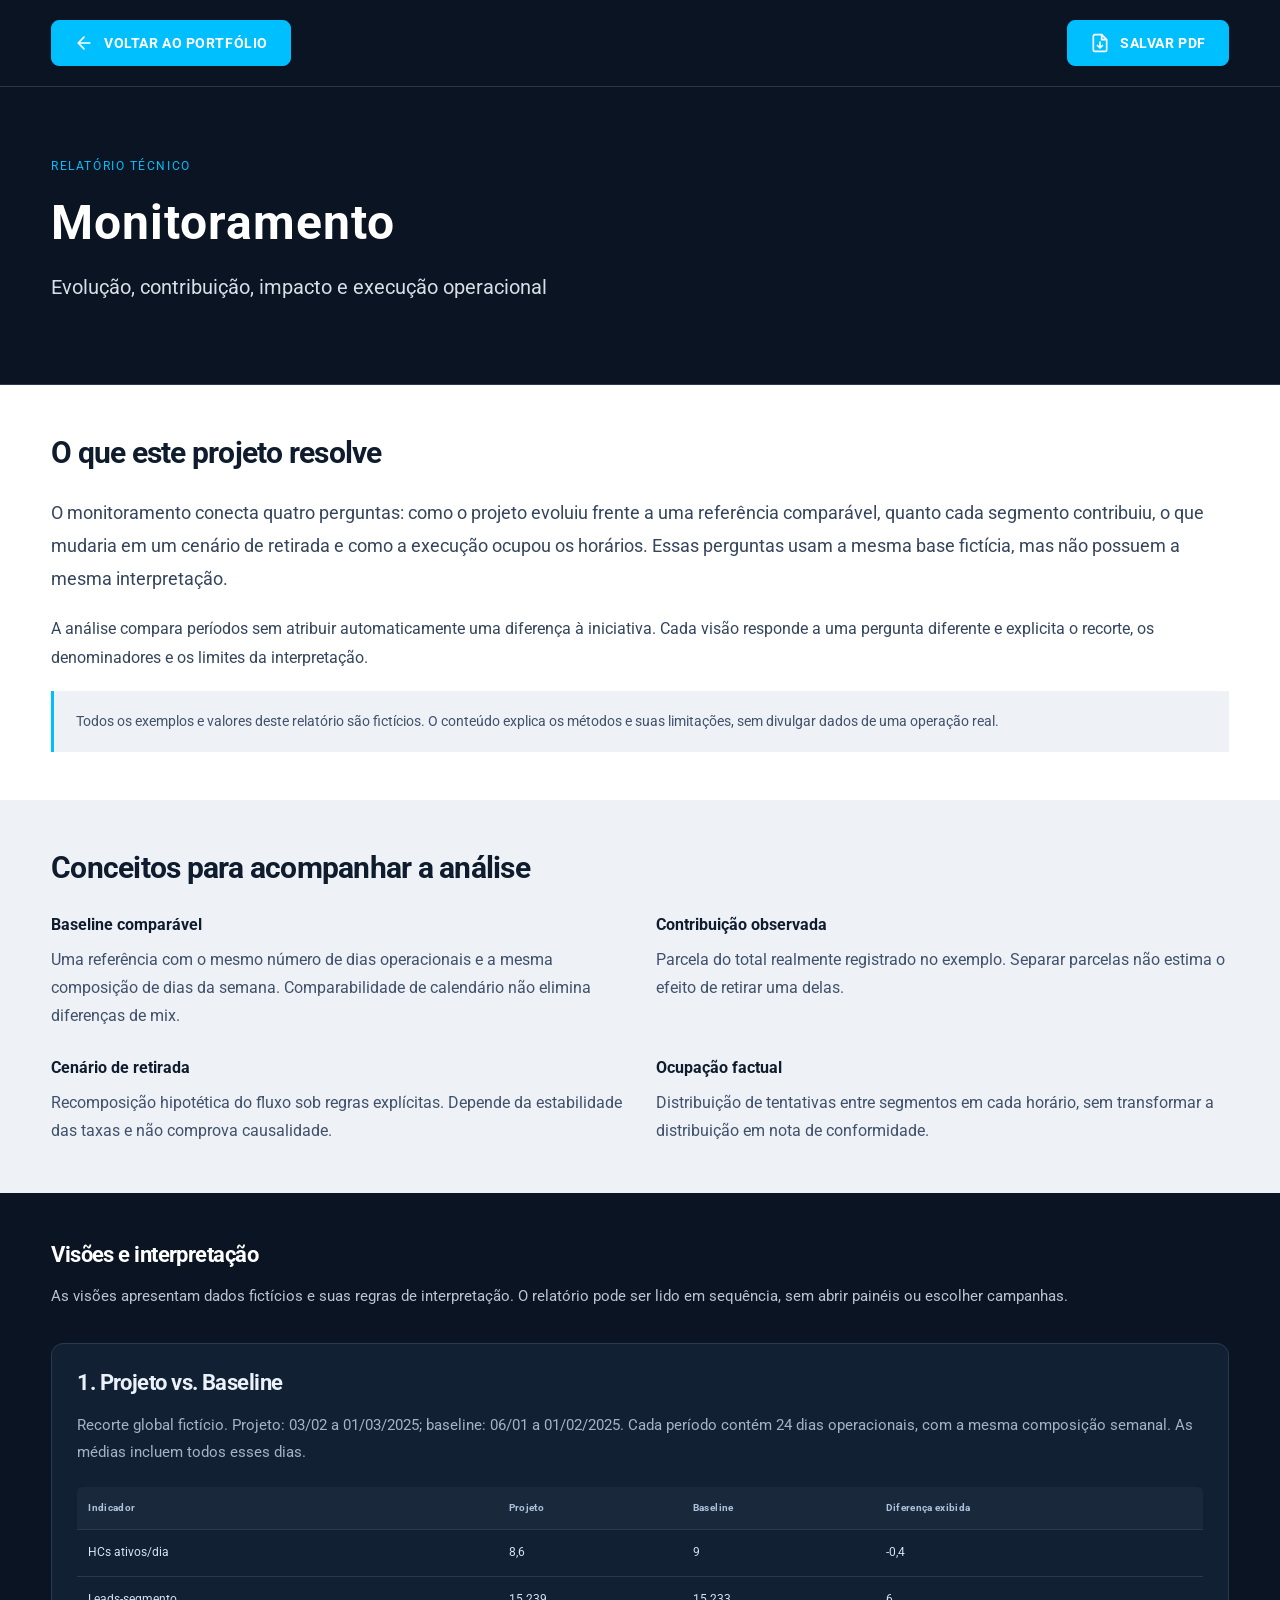
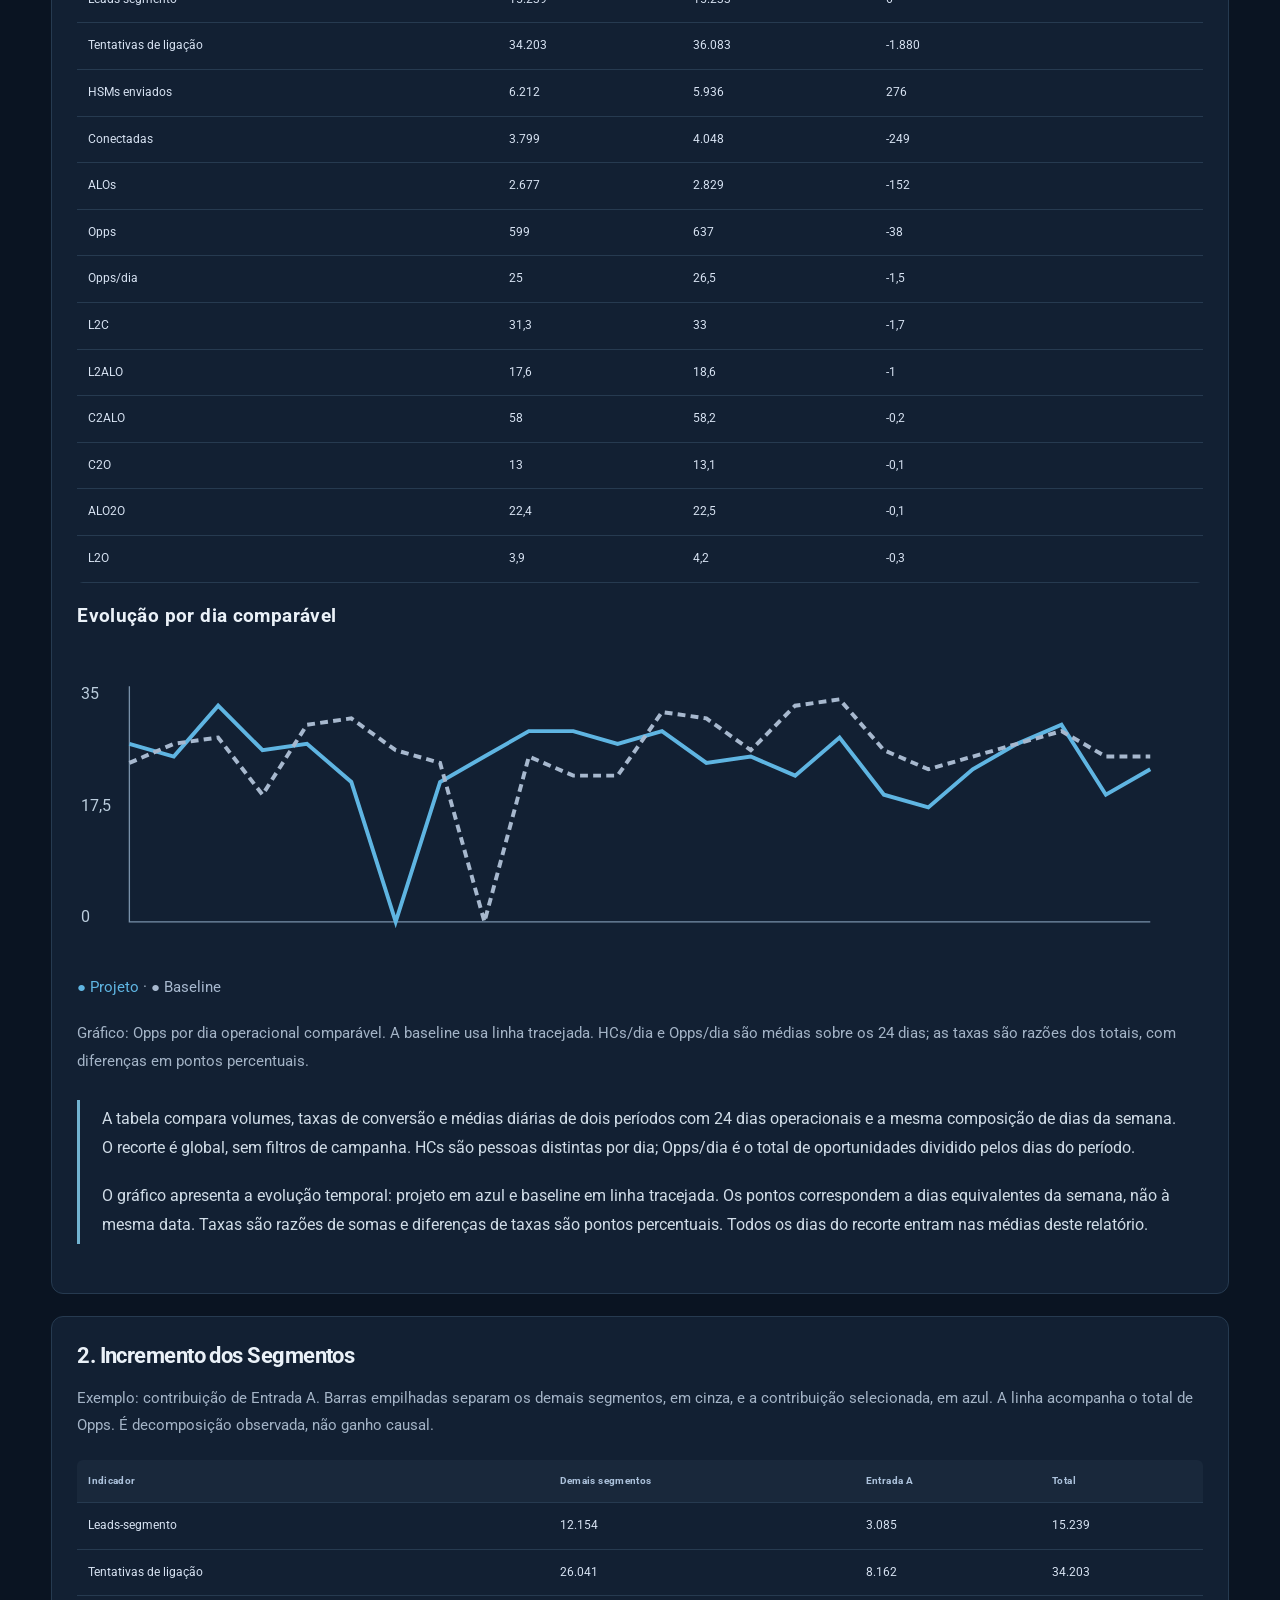
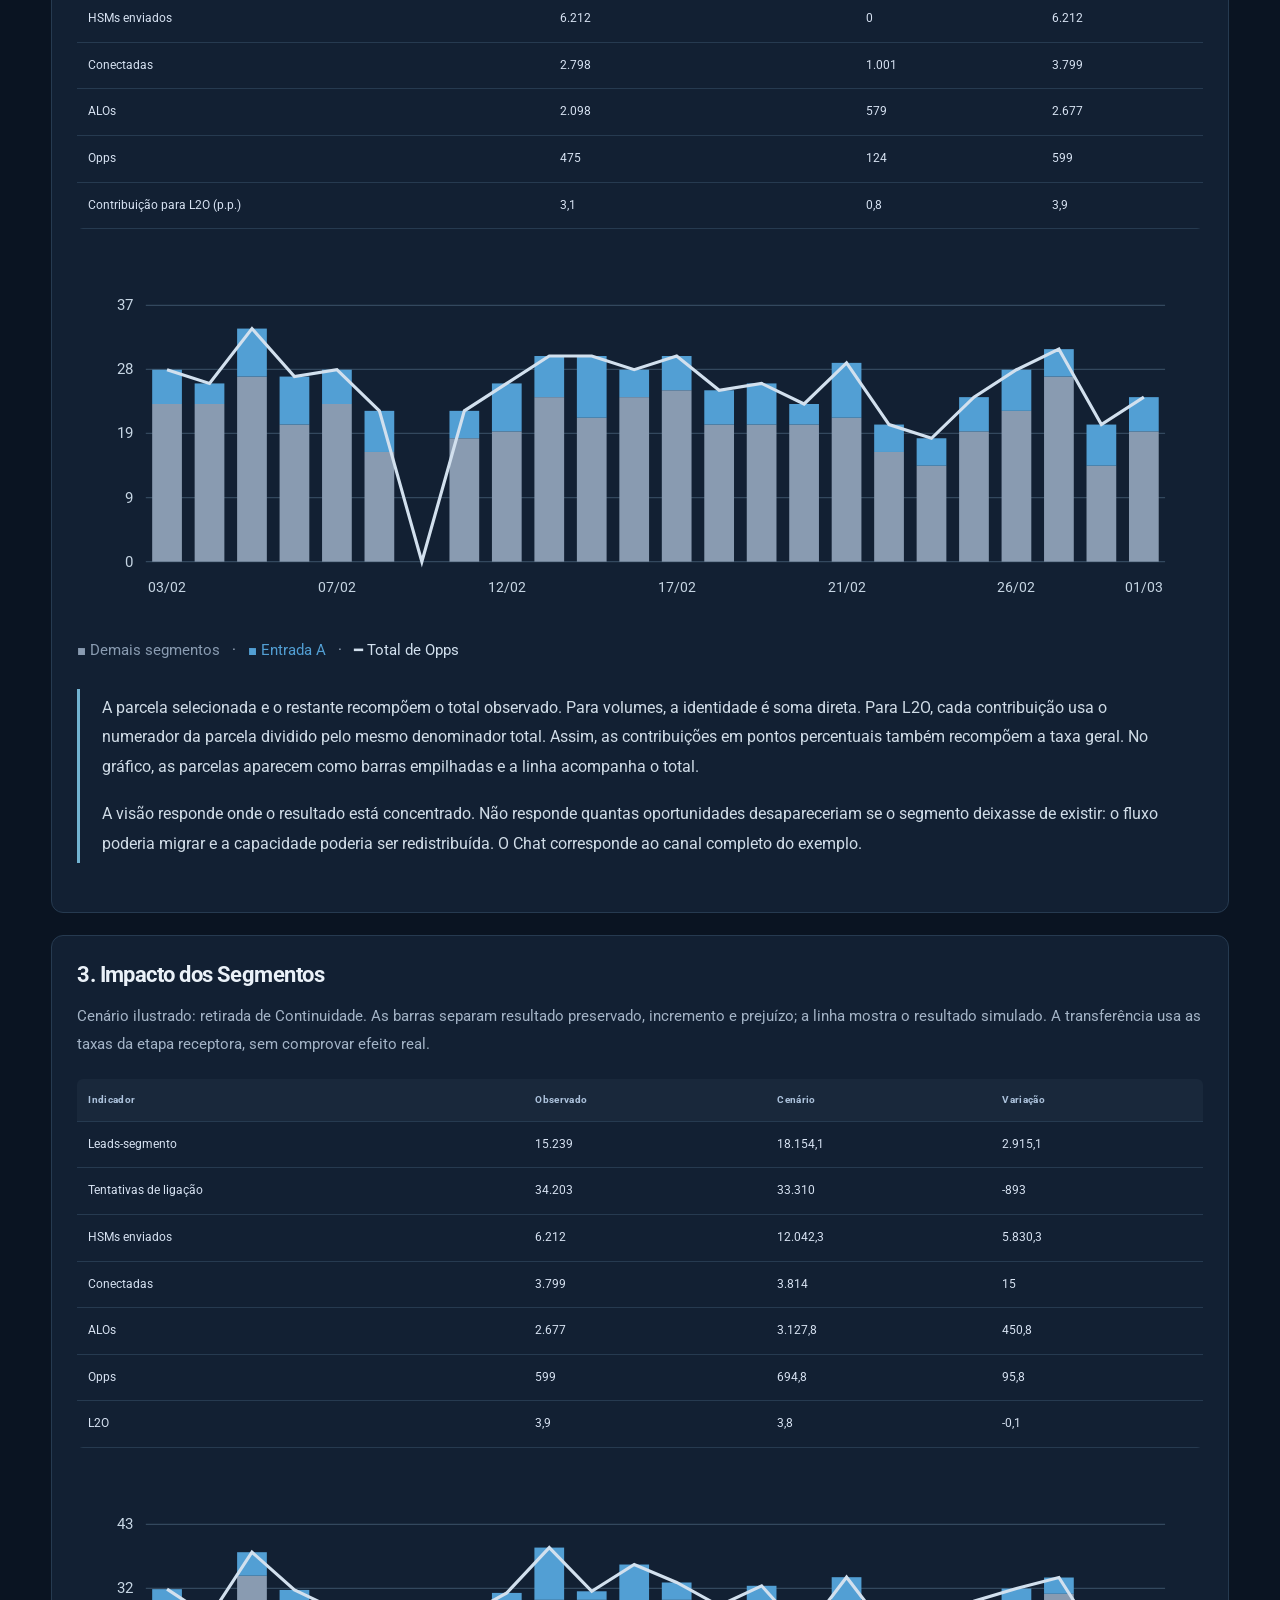
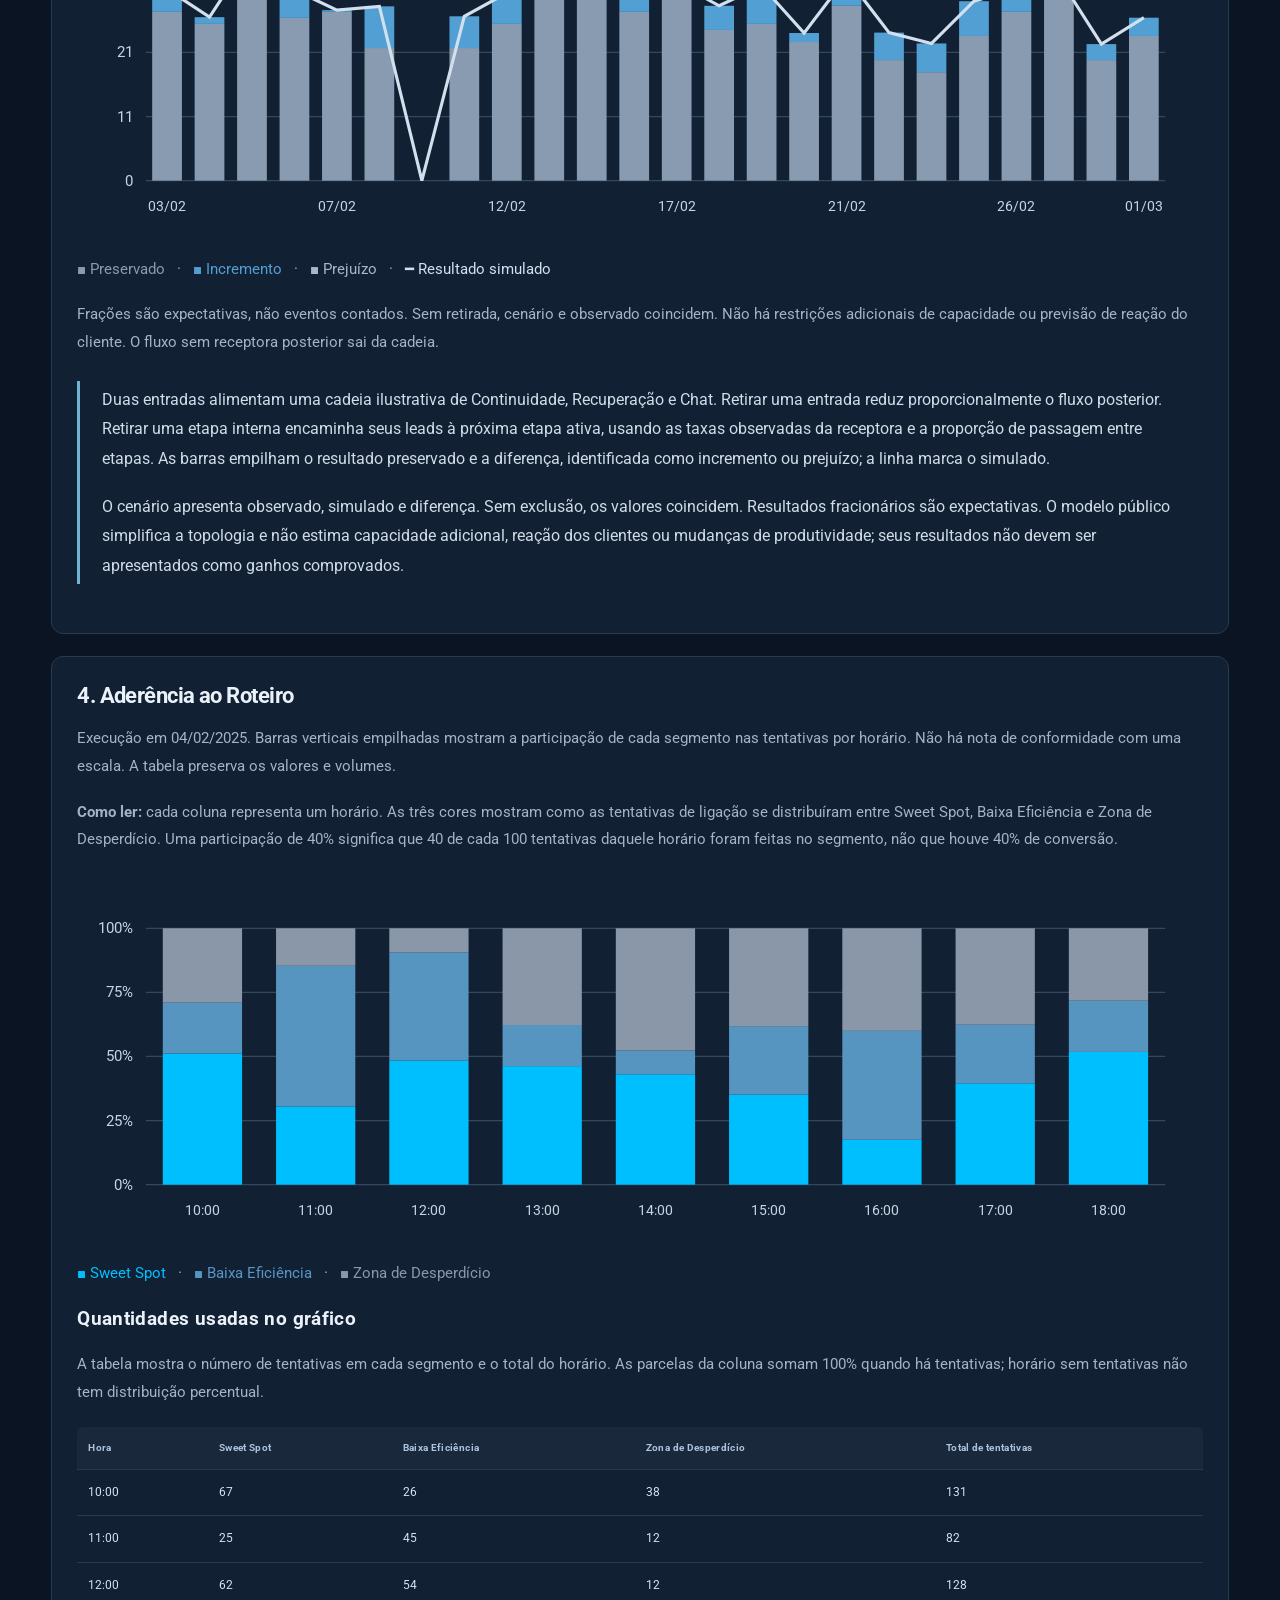
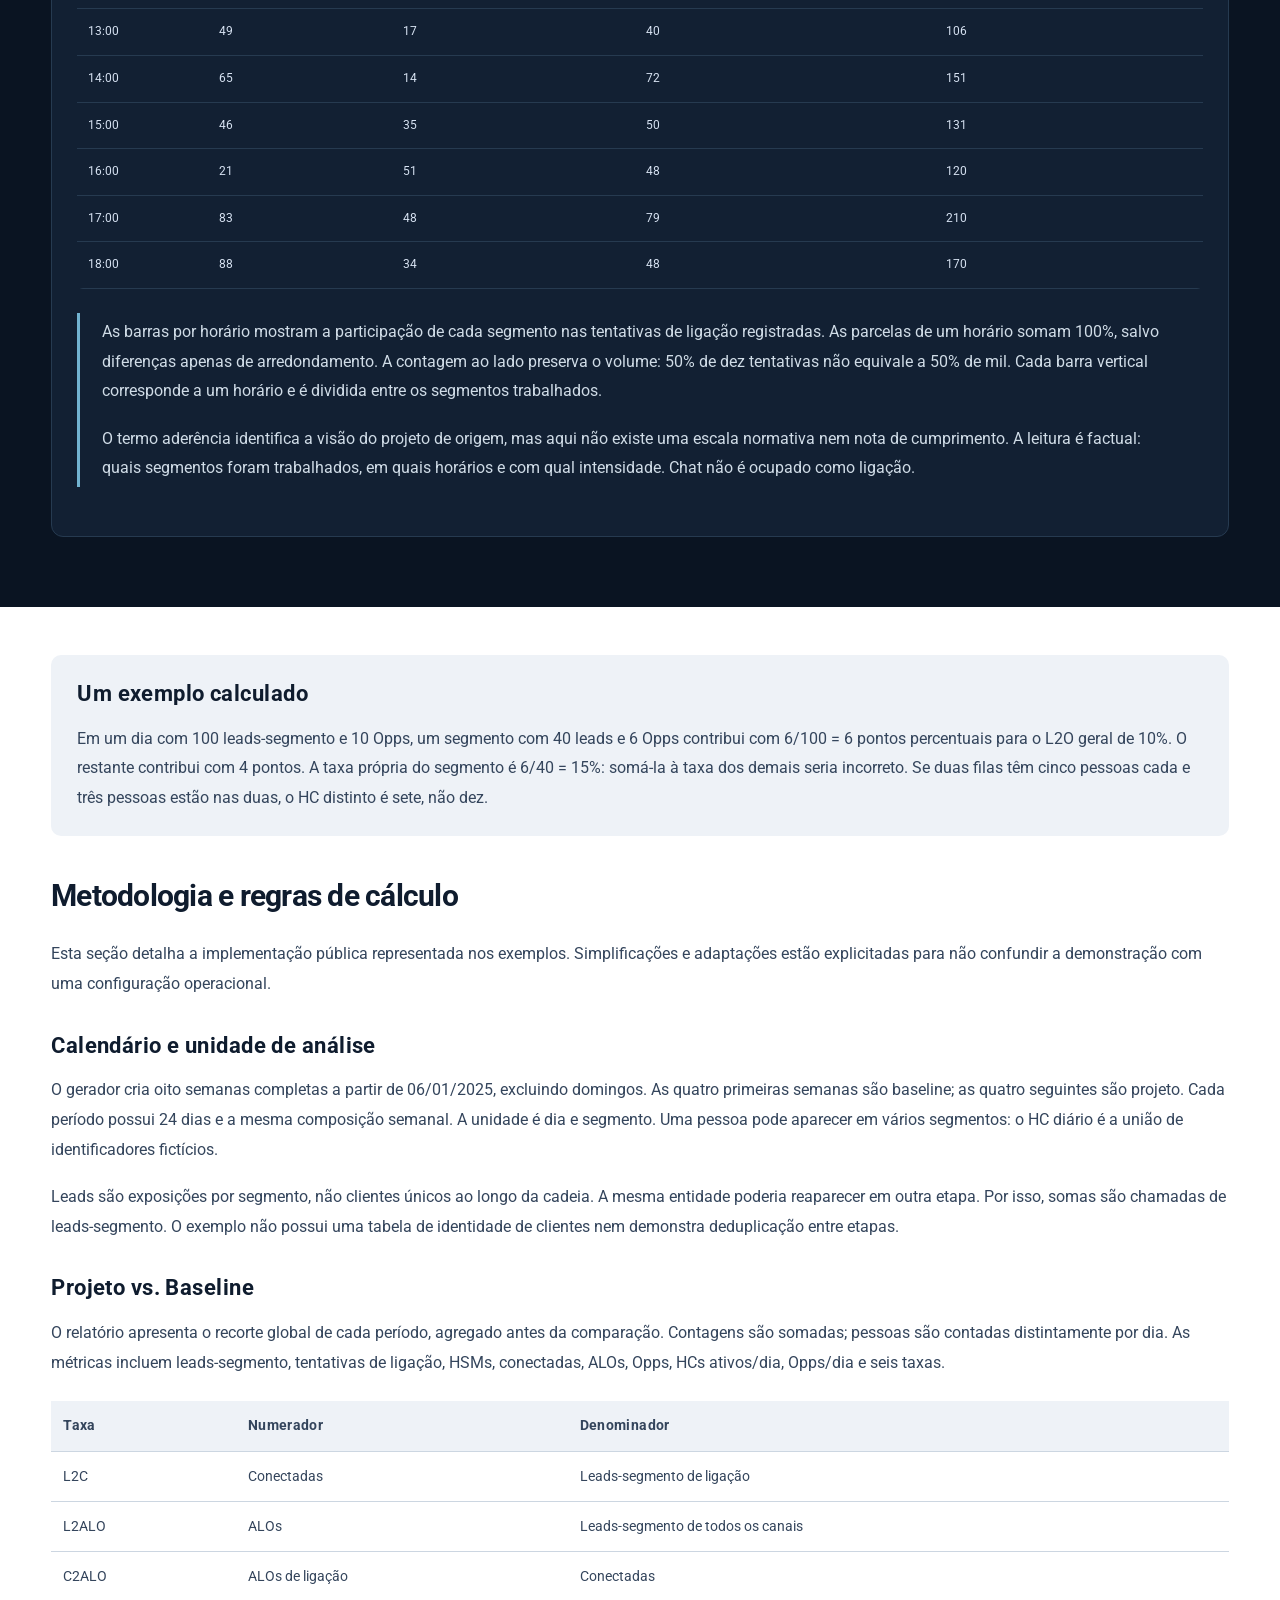
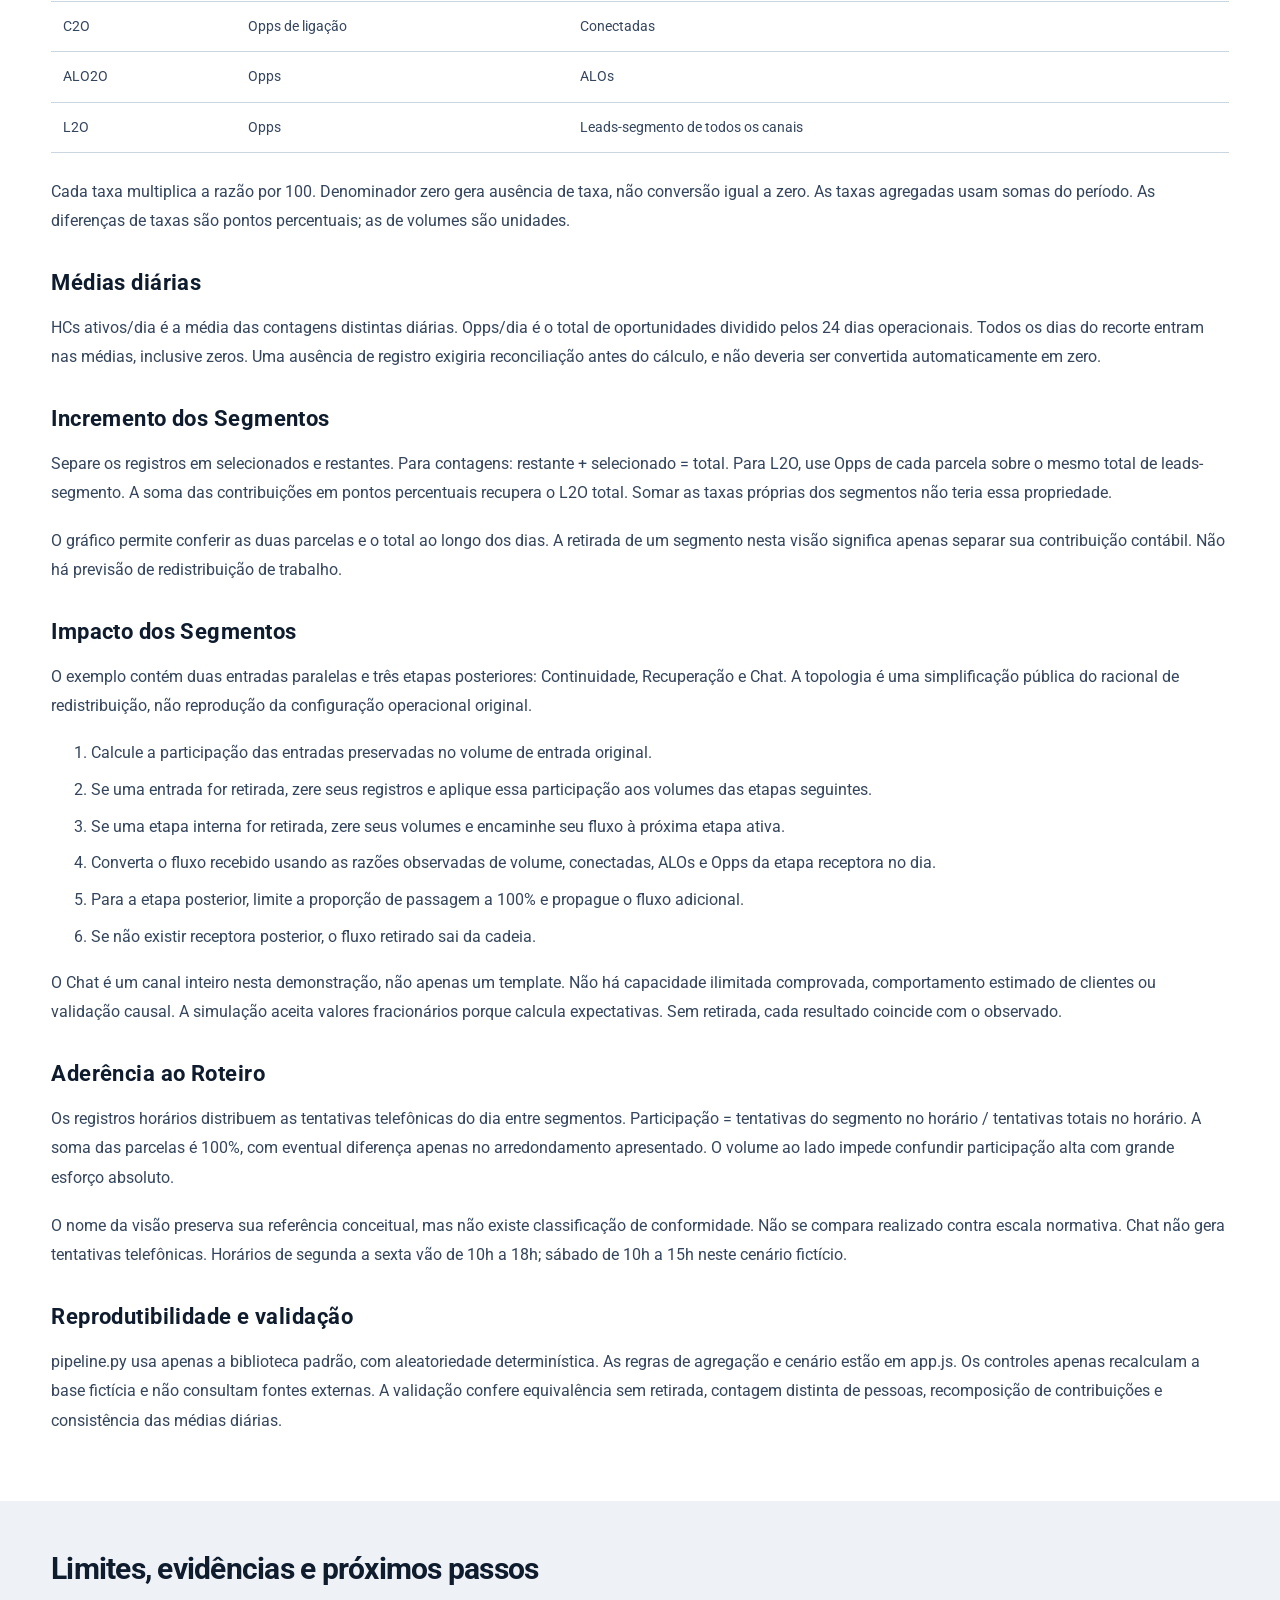
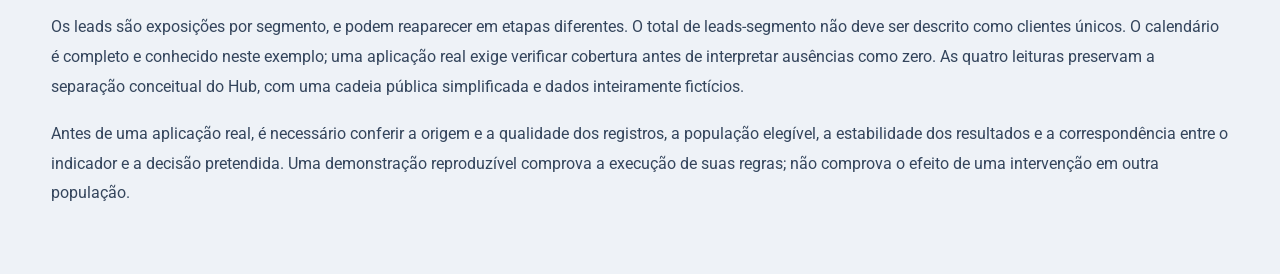
<file: 04-monitoramento/index.html>
<!doctype html>
<html lang="pt-BR"><head><meta charset="utf-8"><meta name="viewport" content="width=device-width,initial-scale=1"><meta name="description" content="Evolução, contribuição, impacto e execução operacional. Relatório técnico com exemplos fictícios, metodologia e interpretação das visualizações."><title>Monitoramento dinâmico | Denis Tostes</title><link rel="stylesheet" href="style.css"><link rel="stylesheet" href="identidade.css"><link rel="stylesheet" href="relatorio.css"><script type="application/json" id="reportViews">[["Projeto vs. Baseline","A tabela compara volumes, taxas de conversão e médias diárias de dois períodos com 24 dias operacionais e a mesma composição de dias da semana. O recorte é global, sem filtros de campanha. HCs são pessoas distintas por dia; Opps/dia é o total de oportunidades dividido pelos dias do período.","O gráfico apresenta a evolução temporal: projeto em azul e baseline em linha tracejada. Os pontos correspondem a dias equivalentes da semana, não à mesma data. Taxas são razões de somas e diferenças de taxas são pontos percentuais. Todos os dias do recorte entram nas médias deste relatório."],["Incremento dos Segmentos","A parcela selecionada e o restante recompõem o total observado. Para volumes, a identidade é soma direta. Para L2O, cada contribuição usa o numerador da parcela dividido pelo mesmo denominador total. Assim, as contribuições em pontos percentuais também recompõem a taxa geral. No gráfico, as parcelas aparecem como barras empilhadas e a linha acompanha o total.","A visão responde onde o resultado está concentrado. Não responde quantas oportunidades desapareceriam se o segmento deixasse de existir: o fluxo poderia migrar e a capacidade poderia ser redistribuída. O Chat corresponde ao canal completo do exemplo."],["Impacto dos Segmentos","Duas entradas alimentam uma cadeia ilustrativa de Continuidade, Recuperação e Chat. Retirar uma entrada reduz proporcionalmente o fluxo posterior. Retirar uma etapa interna encaminha seus leads à próxima etapa ativa, usando as taxas observadas da receptora e a proporção de passagem entre etapas. As barras empilham o resultado preservado e a diferença, identificada como incremento ou prejuízo; a linha marca o simulado.","O cenário apresenta observado, simulado e diferença. Sem exclusão, os valores coincidem. Resultados fracionários são expectativas. O modelo público simplifica a topologia e não estima capacidade adicional, reação dos clientes ou mudanças de produtividade; seus resultados não devem ser apresentados como ganhos comprovados."],["Aderência ao Roteiro","As barras por horário mostram a participação de cada segmento nas tentativas de ligação registradas. As parcelas de um horário somam 100%, salvo diferenças apenas de arredondamento. A contagem ao lado preserva o volume: 50% de dez tentativas não equivale a 50% de mil. Cada barra vertical corresponde a um horário e é dividida entre os segmentos trabalhados.","O termo aderência identifica a visão do projeto de origem, mas aqui não existe uma escala normativa nem nota de cumprimento. A leitura é factual: quais segmentos foram trabalhados, em quais horários e com qual intensidade. Chat não é ocupado como ligação."]]</script><script src="app.js" defer></script><script src="relatorio.js" defer></script></head>
<body class="technical-report" data-report="04-monitoramento"><nav class="report-toolbar" aria-label="Ações do relatório"><a href="https://denistostes.figma.site/#projetos"><svg viewBox="0 0 24 24" aria-hidden="true"><path d="m12 19-7-7 7-7M5 12h14"/></svg>Voltar ao portfólio</a><button id="savePdf" type="button"><svg viewBox="0 0 24 24" aria-hidden="true"><path d="M14 2H6a2 2 0 0 0-2 2v16a2 2 0 0 0 2 2h12a2 2 0 0 0 2-2V8zM14 2v6h6M12 11v7m-3-3 3 3 3-3"/></svg>Salvar PDF</button></nav>
<header class="report-cover"><div><span class="report-kicker">RELATÓRIO TÉCNICO</span><h1>Monitoramento</h1><p>Evolução, contribuição, impacto e execução operacional</p></div></header>
<main class="report-main"><section class="report-prose report-summary"><h2>O que este projeto resolve</h2><p class="report-lead">O monitoramento conecta quatro perguntas: como o projeto evoluiu frente a uma referência comparável, quanto cada segmento contribuiu, o que mudaria em um cenário de retirada e como a execução ocupou os horários. Essas perguntas usam a mesma base fictícia, mas não possuem a mesma interpretação.</p><p>A análise compara períodos sem atribuir automaticamente uma diferença à iniciativa. Cada visão responde a uma pergunta diferente e explicita o recorte, os denominadores e os limites da interpretação.</p><aside class="report-note">Todos os exemplos e valores deste relatório são fictícios. O conteúdo explica os métodos e suas limitações, sem divulgar dados de uma operação real.</aside></section>
<section class="report-band"><div class="report-prose"><h2>Conceitos para acompanhar a análise</h2><dl class="report-definitions"><div><dt>Baseline comparável</dt><dd>Uma referência com o mesmo número de dias operacionais e a mesma composição de dias da semana. Comparabilidade de calendário não elimina diferenças de mix.</dd></div><div><dt>Contribuição observada</dt><dd>Parcela do total realmente registrado no exemplo. Separar parcelas não estima o efeito de retirar uma delas.</dd></div><div><dt>Cenário de retirada</dt><dd>Recomposição hipotética do fluxo sob regras explícitas. Depende da estabilidade das taxas e não comprova causalidade.</dd></div><div><dt>Ocupação factual</dt><dd>Distribuição de tentativas entre segmentos em cada horário, sem transformar a distribuição em nota de conformidade.</dd></div></dl></div></section>
<section class="report-demo" id="demoSection"><div class="report-demo-intro"><h2>Visões e interpretação</h2><p>As visões apresentam dados fictícios e suas regras de interpretação. O relatório pode ser lido em sequência, sem abrir painéis ou escolher campanhas.</p><p id="status" role="status"></p></div><div id="app"></div></section>
<section class="report-prose report-method"><div class="report-example"><h3>Um exemplo calculado</h3><p>Em um dia com 100 leads-segmento e 10 Opps, um segmento com 40 leads e 6 Opps contribui com 6/100 = 6 pontos percentuais para o L2O geral de 10%. O restante contribui com 4 pontos. A taxa própria do segmento é 6/40 = 15%: somá-la à taxa dos demais seria incorreto. Se duas filas têm cinco pessoas cada e três pessoas estão nas duas, o HC distinto é sete, não dez.</p></div><h2>Metodologia e regras de cálculo</h2><p>Esta seção detalha a implementação pública representada nos exemplos. Simplificações e adaptações estão explicitadas para não confundir a demonstração com uma configuração operacional.</p><h3>Calendário e unidade de análise</h3>
<p>O gerador cria oito semanas completas a partir de 06/01/2025, excluindo domingos. As quatro primeiras semanas são baseline; as quatro seguintes são projeto. Cada período possui 24 dias e a mesma composição semanal. A unidade é dia e segmento. Uma pessoa pode aparecer em vários segmentos: o HC diário é a união de identificadores fictícios.</p>
<p>Leads são exposições por segmento, não clientes únicos ao longo da cadeia. A mesma entidade poderia reaparecer em outra etapa. Por isso, somas são chamadas de leads-segmento. O exemplo não possui uma tabela de identidade de clientes nem demonstra deduplicação entre etapas.</p>
<h3>Projeto vs. Baseline</h3>
<p>O relatório apresenta o recorte global de cada período, agregado antes da comparação. Contagens são somadas; pessoas são contadas distintamente por dia. As métricas incluem leads-segmento, tentativas de ligação, HSMs, conectadas, ALOs, Opps, HCs ativos/dia, Opps/dia e seis taxas.</p>
<div class="report-table"><table><thead><tr><th>Taxa</th><th>Numerador</th><th>Denominador</th></tr></thead><tbody><tr><td>L2C</td><td>Conectadas</td><td>Leads-segmento de ligação</td></tr><tr><td>L2ALO</td><td>ALOs</td><td>Leads-segmento de todos os canais</td></tr><tr><td>C2ALO</td><td>ALOs de ligação</td><td>Conectadas</td></tr><tr><td>C2O</td><td>Opps de ligação</td><td>Conectadas</td></tr><tr><td>ALO2O</td><td>Opps</td><td>ALOs</td></tr><tr><td>L2O</td><td>Opps</td><td>Leads-segmento de todos os canais</td></tr></tbody></table></div>
<p>Cada taxa multiplica a razão por 100. Denominador zero gera ausência de taxa, não conversão igual a zero. As taxas agregadas usam somas do período. As diferenças de taxas são pontos percentuais; as de volumes são unidades.</p>
<h3>Médias diárias</h3>
<p>HCs ativos/dia é a média das contagens distintas diárias. Opps/dia é o total de oportunidades dividido pelos 24 dias operacionais. Todos os dias do recorte entram nas médias, inclusive zeros. Uma ausência de registro exigiria reconciliação antes do cálculo, e não deveria ser convertida automaticamente em zero.</p>
<h3>Incremento dos Segmentos</h3>
<p>Separe os registros em selecionados e restantes. Para contagens: restante + selecionado = total. Para L2O, use Opps de cada parcela sobre o mesmo total de leads-segmento. A soma das contribuições em pontos percentuais recupera o L2O total. Somar as taxas próprias dos segmentos não teria essa propriedade.</p>
<p>O gráfico permite conferir as duas parcelas e o total ao longo dos dias. A retirada de um segmento nesta visão significa apenas separar sua contribuição contábil. Não há previsão de redistribuição de trabalho.</p>
<h3>Impacto dos Segmentos</h3>
<p>O exemplo contém duas entradas paralelas e três etapas posteriores: Continuidade, Recuperação e Chat. A topologia é uma simplificação pública do racional de redistribuição, não reprodução da configuração operacional original.</p>
<ol>
<li>Calcule a participação das entradas preservadas no volume de entrada original.</li>
<li>Se uma entrada for retirada, zere seus registros e aplique essa participação aos volumes das etapas seguintes.</li>
<li>Se uma etapa interna for retirada, zere seus volumes e encaminhe seu fluxo à próxima etapa ativa.</li>
<li>Converta o fluxo recebido usando as razões observadas de volume, conectadas, ALOs e Opps da etapa receptora no dia.</li>
<li>Para a etapa posterior, limite a proporção de passagem a 100% e propague o fluxo adicional.</li>
<li>Se não existir receptora posterior, o fluxo retirado sai da cadeia.</li>
</ol>
<p>O Chat é um canal inteiro nesta demonstração, não apenas um template. Não há capacidade ilimitada comprovada, comportamento estimado de clientes ou validação causal. A simulação aceita valores fracionários porque calcula expectativas. Sem retirada, cada resultado coincide com o observado.</p>
<h3>Aderência ao Roteiro</h3>
<p>Os registros horários distribuem as tentativas telefônicas do dia entre segmentos. Participação = tentativas do segmento no horário / tentativas totais no horário. A soma das parcelas é 100%, com eventual diferença apenas no arredondamento apresentado. O volume ao lado impede confundir participação alta com grande esforço absoluto.</p>
<p>O nome da visão preserva sua referência conceitual, mas não existe classificação de conformidade. Não se compara realizado contra escala normativa. Chat não gera tentativas telefônicas. Horários de segunda a sexta vão de 10h a 18h; sábado de 10h a 15h neste cenário fictício.</p>
<h3>Reprodutibilidade e validação</h3>
<p>pipeline.py usa apenas a biblioteca padrão, com aleatoriedade determinística. As regras de agregação e cenário estão em app.js. Os controles apenas recalculam a base fictícia e não consultam fontes externas. A validação confere equivalência sem retirada, contagem distinta de pessoas, recomposição de contribuições e consistência das médias diárias.</p></section>
<section class="report-band"><div class="report-prose"><h2>Limites, evidências e próximos passos</h2><p>Os leads são exposições por segmento, e podem reaparecer em etapas diferentes. O total de leads-segmento não deve ser descrito como clientes únicos. O calendário é completo e conhecido neste exemplo; uma aplicação real exige verificar cobertura antes de interpretar ausências como zero. As quatro leituras preservam a separação conceitual do Hub, com uma cadeia pública simplificada e dados inteiramente fictícios.</p><p>Antes de uma aplicação real, é necessário conferir a origem e a qualidade dos registros, a população elegível, a estabilidade dos resultados e a correspondência entre o indicador e a decisão pretendida. Uma demonstração reproduzível comprova a execução de suas regras; não comprova o efeito de uma intervenção em outra população.</p></div></section>
<p id="pdfHelp" class="report-prose" role="status"></p></main></body></html>
</file>
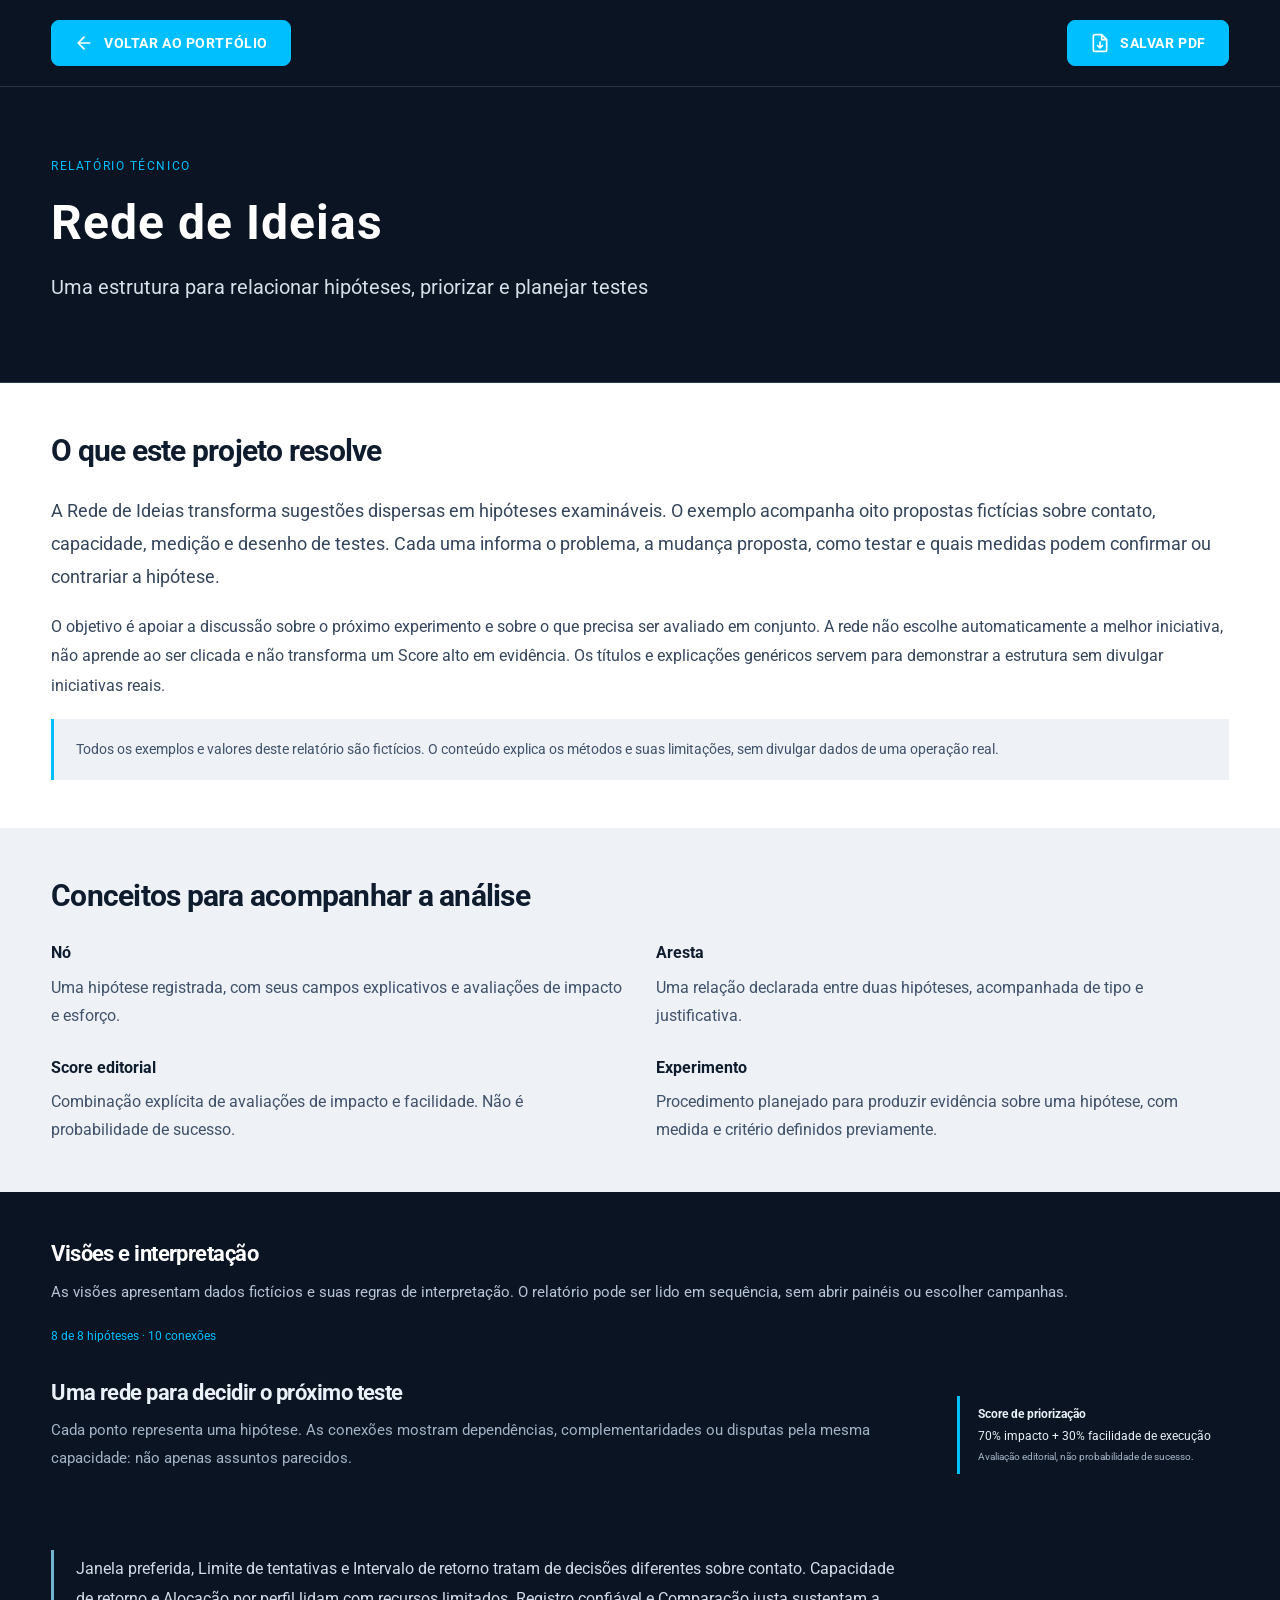
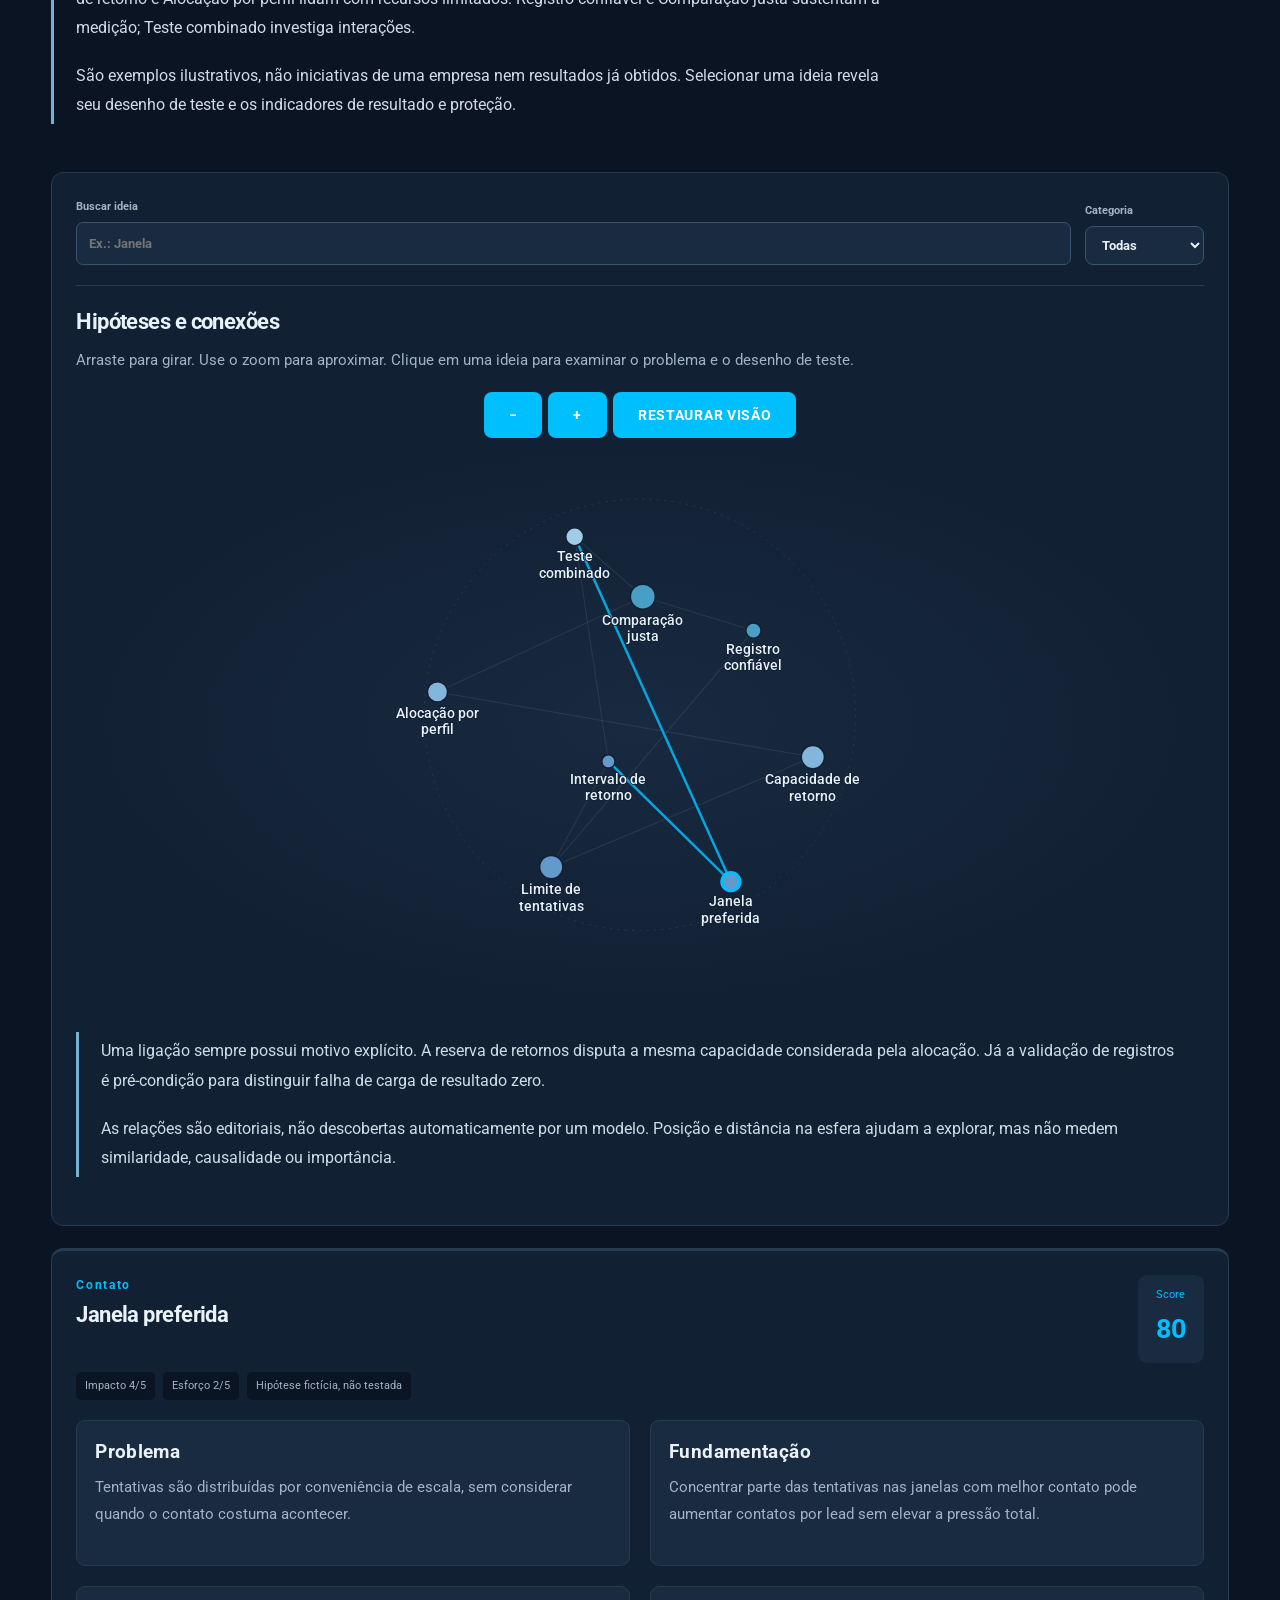
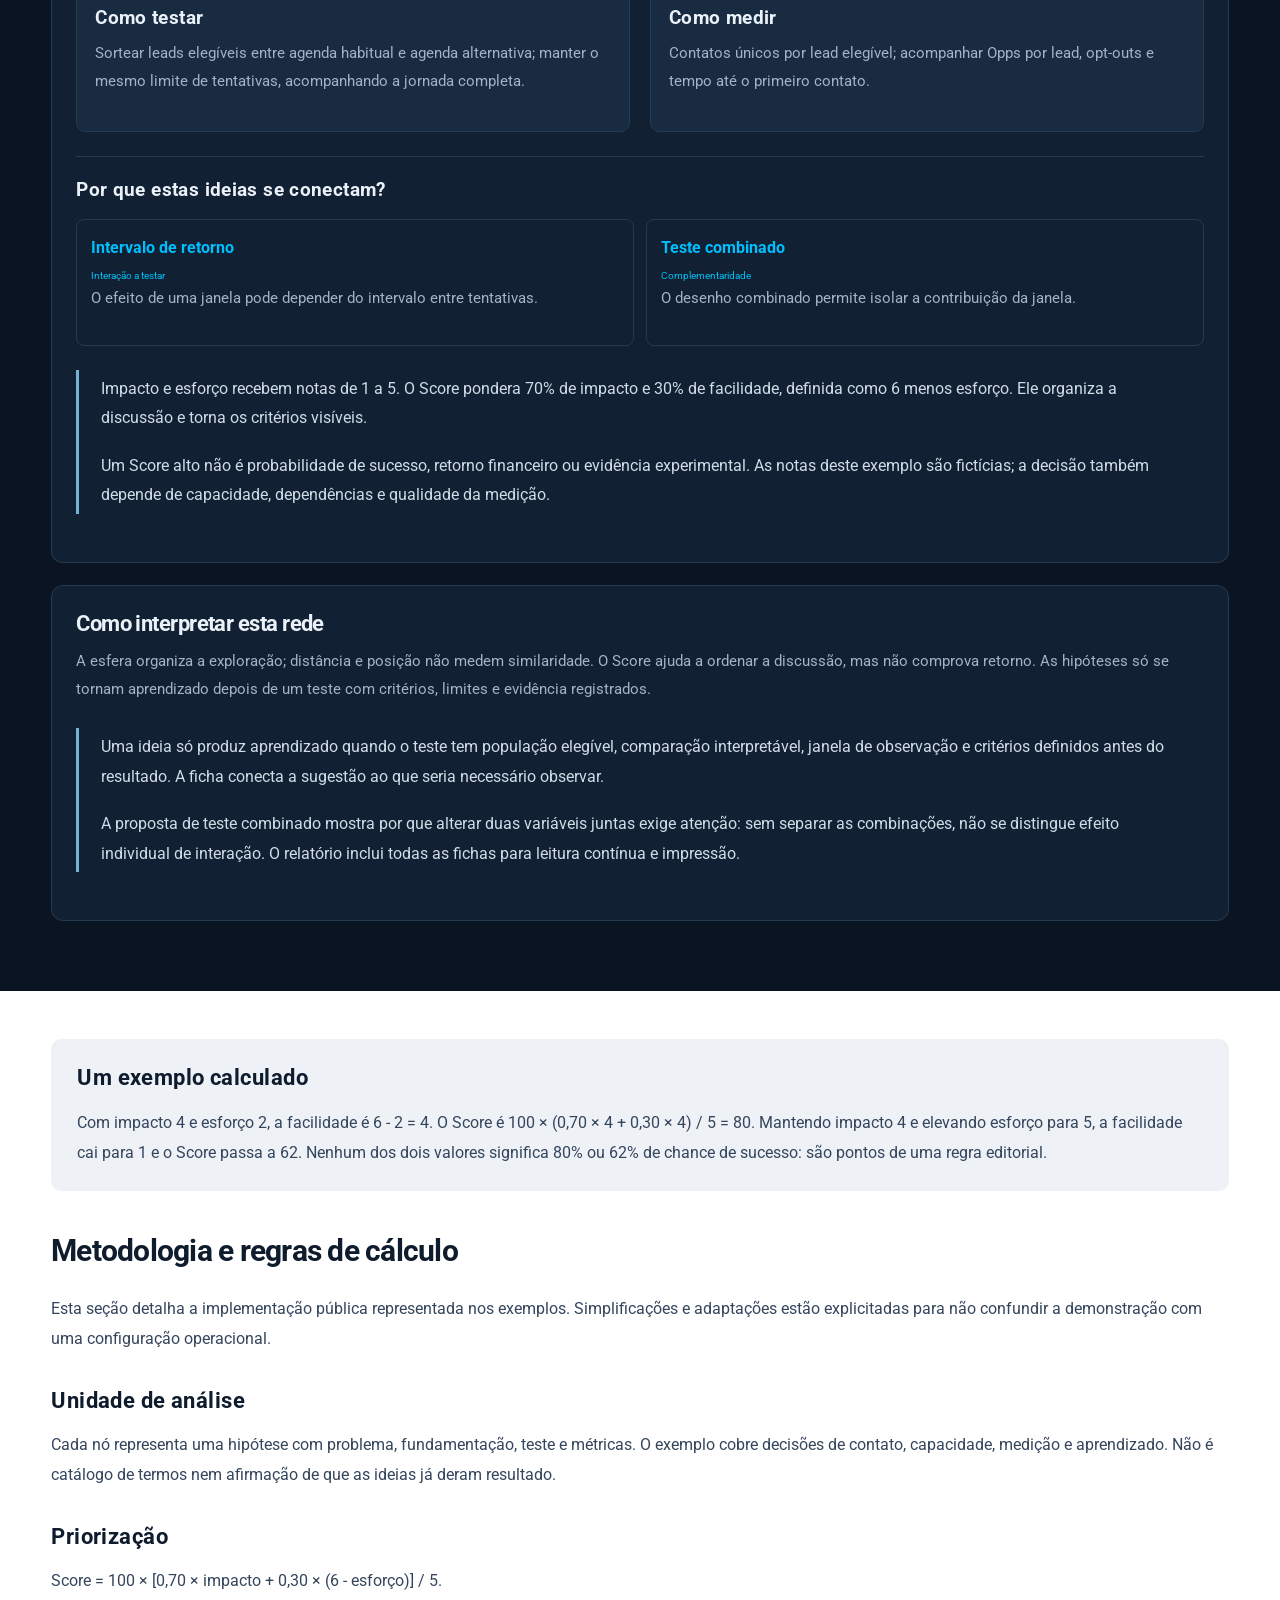
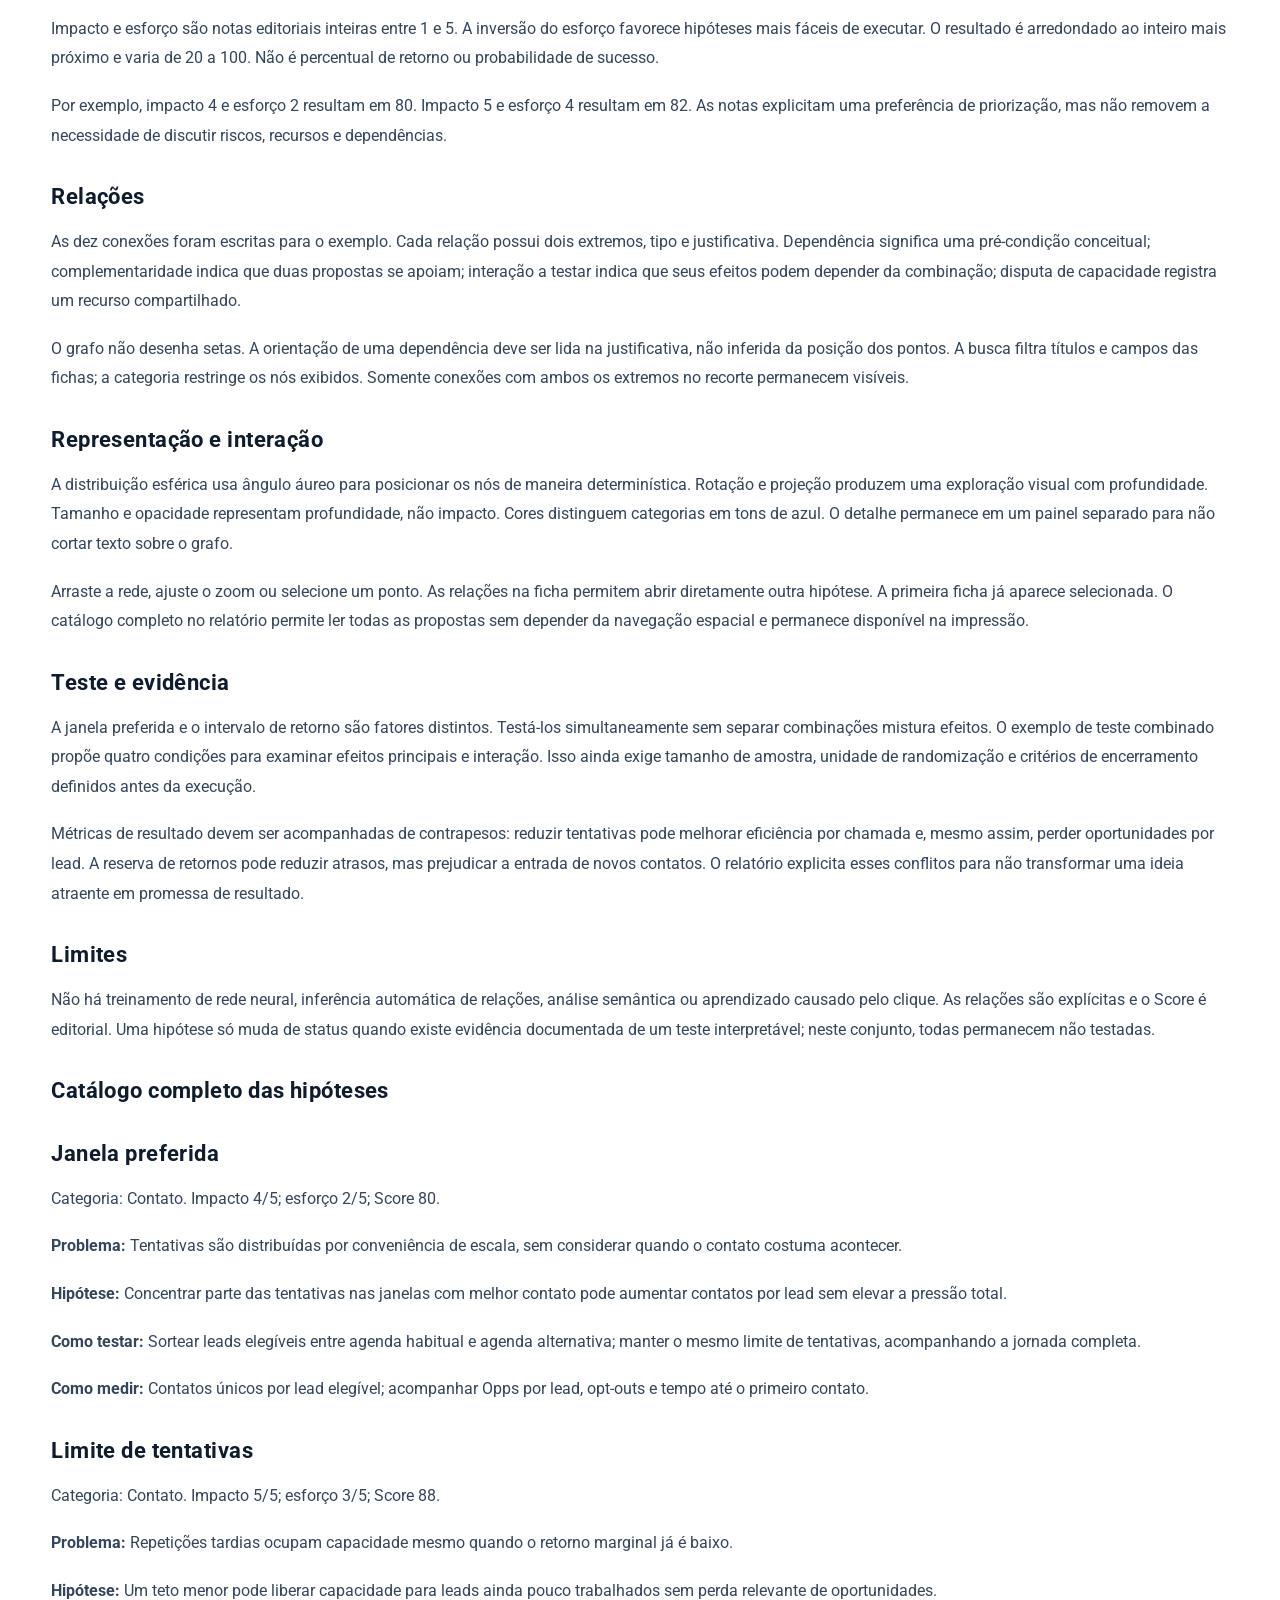
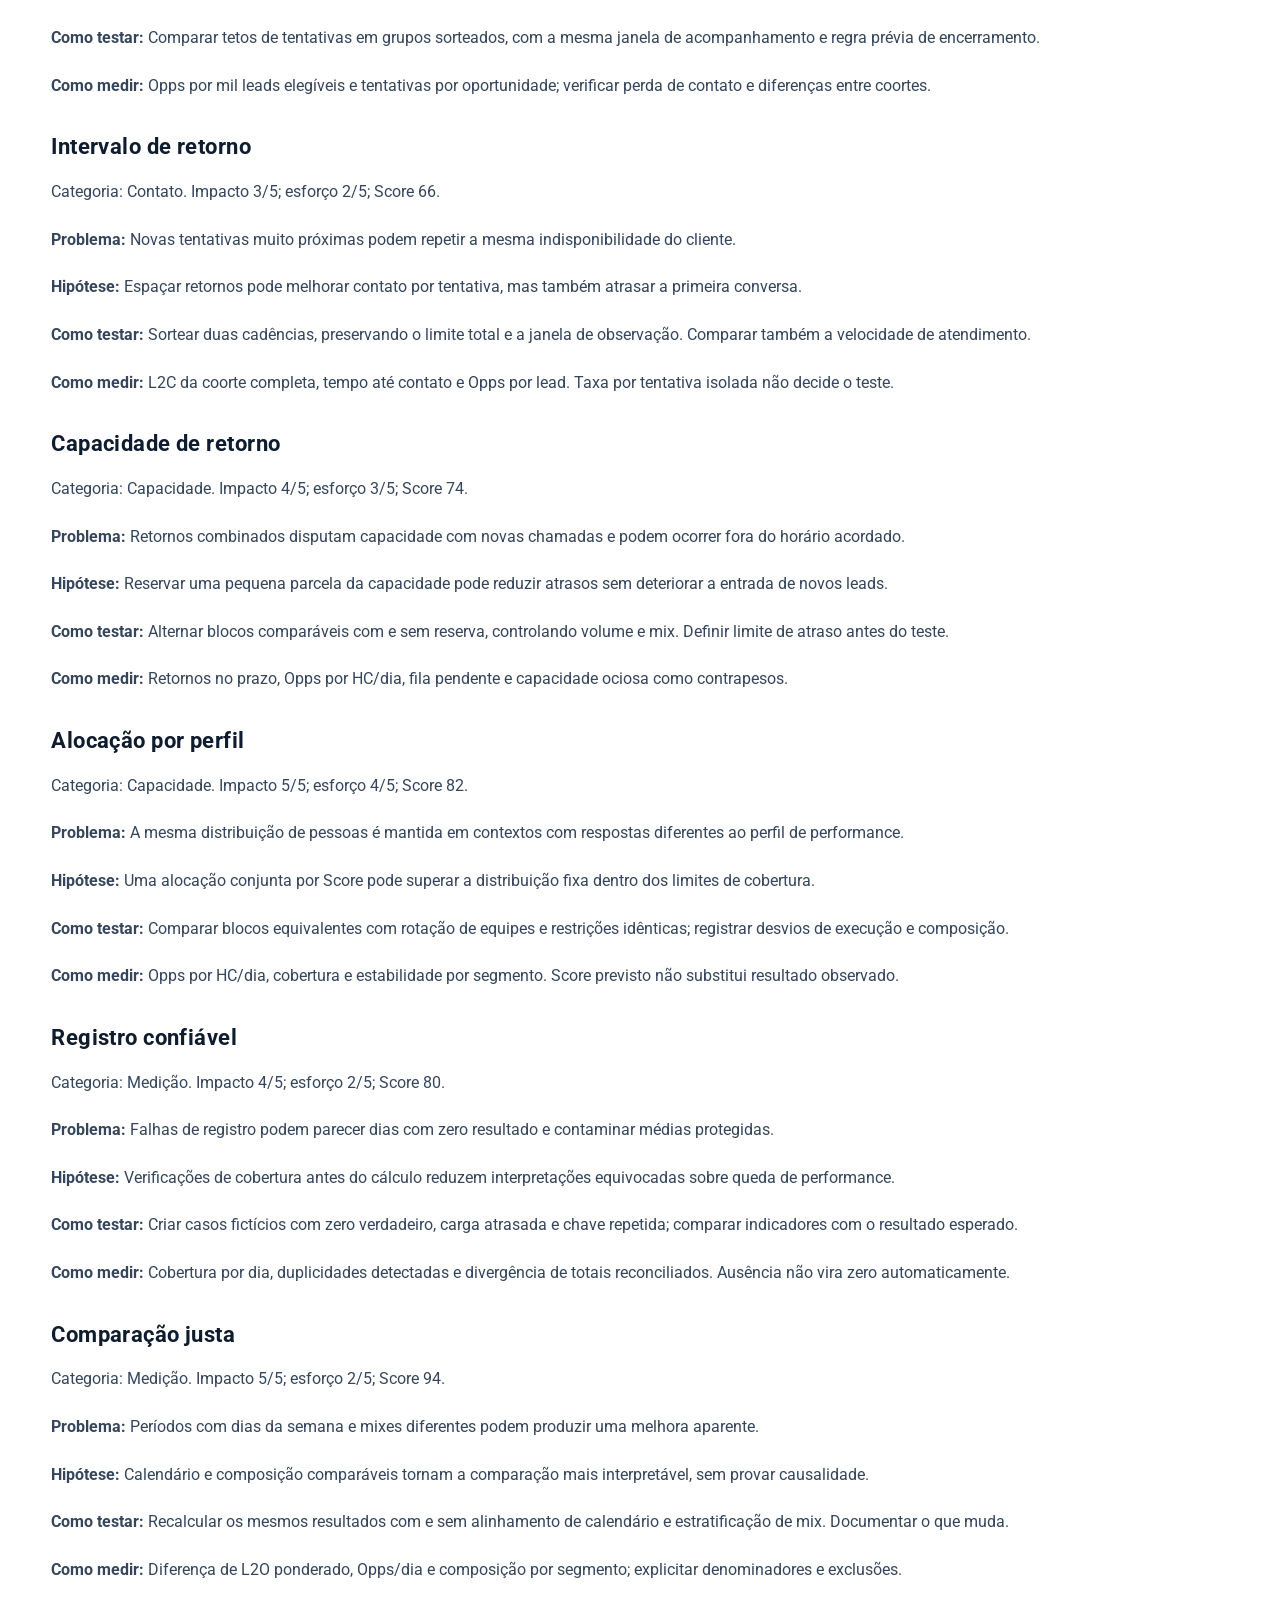
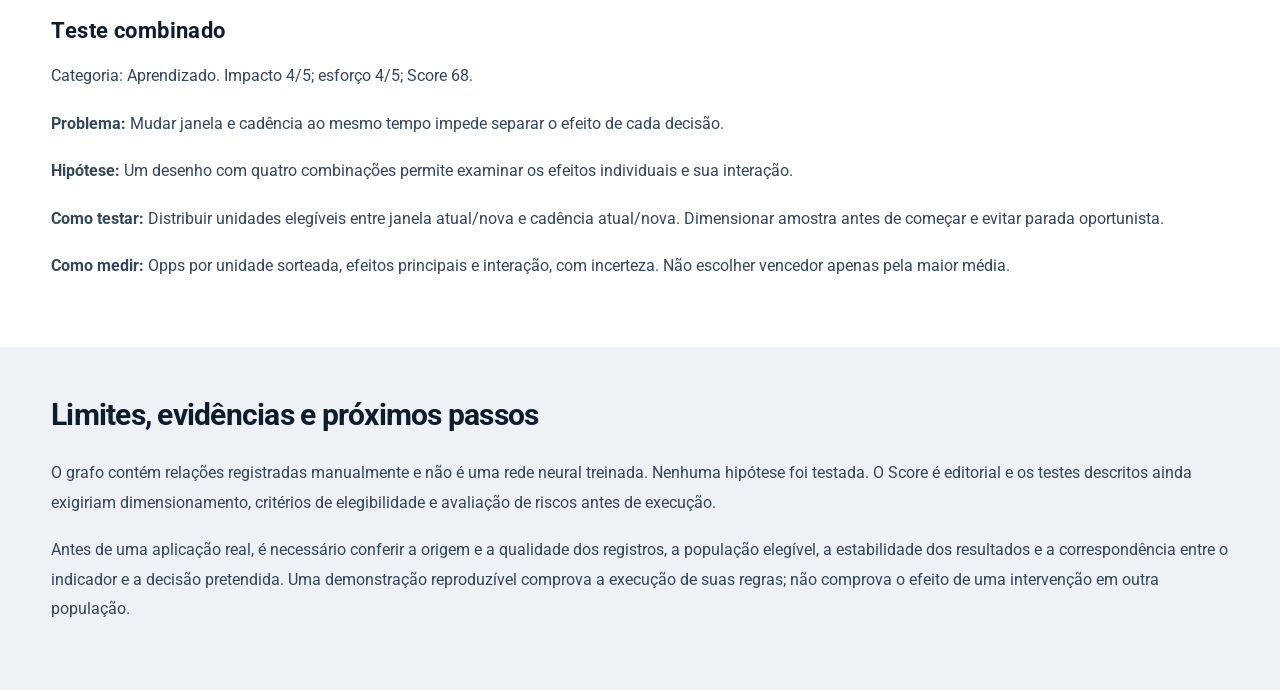
<file: 05-rede-de-ideias/index.html>
<!doctype html>
<html lang="pt-BR"><head><meta charset="utf-8"><meta name="viewport" content="width=device-width,initial-scale=1"><meta name="description" content="Uma estrutura para relacionar hipóteses, priorizar e planejar testes. Relatório técnico com exemplos fictícios, metodologia e interpretação das visualizações."><title>Rede de Ideias | Denis Tostes</title><link rel="stylesheet" href="style.css"><link rel="stylesheet" href="identidade.css"><link rel="stylesheet" href="relatorio.css"><script type="application/json" id="reportViews">[["Hipóteses concretas","Janela preferida, Limite de tentativas e Intervalo de retorno tratam de decisões diferentes sobre contato. Capacidade de retorno e Alocação por perfil lidam com recursos limitados. Registro confiável e Comparação justa sustentam a medição; Teste combinado investiga interações.","São exemplos ilustrativos, não iniciativas de uma empresa nem resultados já obtidos. Selecionar uma ideia revela seu desenho de teste e os indicadores de resultado e proteção."],["Conexões justificadas","Uma ligação sempre possui motivo explícito. A reserva de retornos disputa a mesma capacidade considerada pela alocação. Já a validação de registros é pré-condição para distinguir falha de carga de resultado zero.","As relações são editoriais, não descobertas automaticamente por um modelo. Posição e distância na esfera ajudam a explorar, mas não medem similaridade, causalidade ou importância."],["Score de priorização","Impacto e esforço recebem notas de 1 a 5. O Score pondera 70% de impacto e 30% de facilidade, definida como 6 menos esforço. Ele organiza a discussão e torna os critérios visíveis.","Um Score alto não é probabilidade de sucesso, retorno financeiro ou evidência experimental. As notas deste exemplo são fictícias; a decisão também depende de capacidade, dependências e qualidade da medição."],["Do teste ao aprendizado","Uma ideia só produz aprendizado quando o teste tem população elegível, comparação interpretável, janela de observação e critérios definidos antes do resultado. A ficha conecta a sugestão ao que seria necessário observar.","A proposta de teste combinado mostra por que alterar duas variáveis juntas exige atenção: sem separar as combinações, não se distingue efeito individual de interação. O relatório inclui todas as fichas para leitura contínua e impressão."]]</script><script src="app.js" defer></script><script src="relatorio.js" defer></script></head>
<body class="technical-report" data-report="05-rede-de-ideias"><nav class="report-toolbar" aria-label="Ações do relatório"><a href="https://denistostes.figma.site/#projetos"><svg viewBox="0 0 24 24" aria-hidden="true"><path d="m12 19-7-7 7-7M5 12h14"/></svg>Voltar ao portfólio</a><button id="savePdf" type="button"><svg viewBox="0 0 24 24" aria-hidden="true"><path d="M14 2H6a2 2 0 0 0-2 2v16a2 2 0 0 0 2 2h12a2 2 0 0 0 2-2V8zM14 2v6h6M12 11v7m-3-3 3 3 3-3"/></svg>Salvar PDF</button></nav>
<header class="report-cover"><div><span class="report-kicker">RELATÓRIO TÉCNICO</span><h1>Rede de Ideias</h1><p>Uma estrutura para relacionar hipóteses, priorizar e planejar testes</p></div></header>
<main class="report-main"><section class="report-prose report-summary"><h2>O que este projeto resolve</h2><p class="report-lead">A Rede de Ideias transforma sugestões dispersas em hipóteses examináveis. O exemplo acompanha oito propostas fictícias sobre contato, capacidade, medição e desenho de testes. Cada uma informa o problema, a mudança proposta, como testar e quais medidas podem confirmar ou contrariar a hipótese.</p><p>O objetivo é apoiar a discussão sobre o próximo experimento e sobre o que precisa ser avaliado em conjunto. A rede não escolhe automaticamente a melhor iniciativa, não aprende ao ser clicada e não transforma um Score alto em evidência. Os títulos e explicações genéricos servem para demonstrar a estrutura sem divulgar iniciativas reais.</p><aside class="report-note">Todos os exemplos e valores deste relatório são fictícios. O conteúdo explica os métodos e suas limitações, sem divulgar dados de uma operação real.</aside></section>
<section class="report-band"><div class="report-prose"><h2>Conceitos para acompanhar a análise</h2><dl class="report-definitions"><div><dt>Nó</dt><dd>Uma hipótese registrada, com seus campos explicativos e avaliações de impacto e esforço.</dd></div><div><dt>Aresta</dt><dd>Uma relação declarada entre duas hipóteses, acompanhada de tipo e justificativa.</dd></div><div><dt>Score editorial</dt><dd>Combinação explícita de avaliações de impacto e facilidade. Não é probabilidade de sucesso.</dd></div><div><dt>Experimento</dt><dd>Procedimento planejado para produzir evidência sobre uma hipótese, com medida e critério definidos previamente.</dd></div></dl></div></section>
<section class="report-demo" id="demoSection"><div class="report-demo-intro"><h2>Visões e interpretação</h2><p>As visões apresentam dados fictícios e suas regras de interpretação. O relatório pode ser lido em sequência, sem abrir painéis ou escolher campanhas.</p><p id="status" role="status"></p></div>
<section class="intro"><div><h2>Uma rede para decidir o próximo teste</h2><p>Cada ponto representa uma hipótese. As conexões mostram dependências, complementaridades ou disputas pela mesma capacidade: não apenas assuntos parecidos.</p></div><div class="score-note"><strong>Score de priorização</strong><span>70% impacto + 30% facilidade de execução</span><small>Avaliação editorial, não probabilidade de sucesso.</small></div></section>
<section class="workspace">
<div class="toolbar"><label>Buscar ideia<input id="query" type="search" placeholder="Ex.: Janela"></label><label>Categoria<select id="category"><option value="">Todas</option></select></label></div>
<div class="network-heading"><div><h2 id="viewTitle">Hipóteses e conexões</h2><p id="instruction">Arraste para girar. Use o zoom para aproximar. Clique em uma ideia para examinar o problema e o desenho de teste.</p></div></div>
<div id="networkPanel"><div class="zoom-tools" role="group" aria-label="Controles da rede"><button id="zoomOut" aria-label="Reduzir zoom">−</button><button id="zoomIn" aria-label="Aumentar zoom">+</button><button id="resetView">Restaurar visão</button></div><div class="stage"><svg id="network" viewBox="0 0 1000 700" role="group" aria-label="Rede de hipóteses interativa"></svg></div><p id="empty" hidden>Nenhuma ideia encontrada. Ajuste a busca ou a categoria.</p></div>
</section>
<section id="detail" class="detail" aria-live="polite"><span class="eyebrow">EXPLORE UMA HIPÓTESE</span><h2>Uma boa ideia precisa de um teste interpretável.</h2><p>Selecione um ponto da rede . Aqui você verá o problema, a fundamentação, como testar, como medir e o motivo de cada conexão.</p></section>
<section class="reading"><h2>Como interpretar esta rede</h2><p>A esfera organiza a exploração; distância e posição não medem similaridade. O Score ajuda a ordenar a discussão, mas não comprova retorno. As hipóteses só se tornam aprendizado depois de um teste com critérios, limites e evidência registrados.</p></section>
</section>
<section class="report-prose report-method"><div class="report-example"><h3>Um exemplo calculado</h3><p>Com impacto 4 e esforço 2, a facilidade é 6 - 2 = 4. O Score é 100 × (0,70 × 4 + 0,30 × 4) / 5 = 80. Mantendo impacto 4 e elevando esforço para 5, a facilidade cai para 1 e o Score passa a 62. Nenhum dos dois valores significa 80% ou 62% de chance de sucesso: são pontos de uma regra editorial.</p></div><h2>Metodologia e regras de cálculo</h2><p>Esta seção detalha a implementação pública representada nos exemplos. Simplificações e adaptações estão explicitadas para não confundir a demonstração com uma configuração operacional.</p><h3>Unidade de análise</h3>
<p>Cada nó representa uma hipótese com problema, fundamentação, teste e métricas. O exemplo cobre decisões de contato, capacidade, medição e aprendizado. Não é catálogo de termos nem afirmação de que as ideias já deram resultado.</p>
<h3>Priorização</h3>
<p>Score = 100 × [0,70 × impacto + 0,30 × (6 - esforço)] / 5.</p>
<p>Impacto e esforço são notas editoriais inteiras entre 1 e 5. A inversão do esforço favorece hipóteses mais fáceis de executar. O resultado é arredondado ao inteiro mais próximo e varia de 20 a 100. Não é percentual de retorno ou probabilidade de sucesso.</p>
<p>Por exemplo, impacto 4 e esforço 2 resultam em 80. Impacto 5 e esforço 4 resultam em 82. As notas explicitam uma preferência de priorização, mas não removem a necessidade de discutir riscos, recursos e dependências.</p>
<h3>Relações</h3>
<p>As dez conexões foram escritas para o exemplo. Cada relação possui dois extremos, tipo e justificativa. Dependência significa uma pré-condição conceitual; complementaridade indica que duas propostas se apoiam; interação a testar indica que seus efeitos podem depender da combinação; disputa de capacidade registra um recurso compartilhado.</p>
<p>O grafo não desenha setas. A orientação de uma dependência deve ser lida na justificativa, não inferida da posição dos pontos. A busca filtra títulos e campos das fichas; a categoria restringe os nós exibidos. Somente conexões com ambos os extremos no recorte permanecem visíveis.</p>
<h3>Representação e interação</h3>
<p>A distribuição esférica usa ângulo áureo para posicionar os nós de maneira determinística. Rotação e projeção produzem uma exploração visual com profundidade. Tamanho e opacidade representam profundidade, não impacto. Cores distinguem categorias em tons de azul. O detalhe permanece em um painel separado para não cortar texto sobre o grafo.</p>
<p>Arraste a rede, ajuste o zoom ou selecione um ponto. As relações na ficha permitem abrir diretamente outra hipótese. A primeira ficha já aparece selecionada. O catálogo completo no relatório permite ler todas as propostas sem depender da navegação espacial e permanece disponível na impressão.</p>
<h3>Teste e evidência</h3>
<p>A janela preferida e o intervalo de retorno são fatores distintos. Testá-los simultaneamente sem separar combinações mistura efeitos. O exemplo de teste combinado propõe quatro condições para examinar efeitos principais e interação. Isso ainda exige tamanho de amostra, unidade de randomização e critérios de encerramento definidos antes da execução.</p>
<p>Métricas de resultado devem ser acompanhadas de contrapesos: reduzir tentativas pode melhorar eficiência por chamada e, mesmo assim, perder oportunidades por lead. A reserva de retornos pode reduzir atrasos, mas prejudicar a entrada de novos contatos. O relatório explicita esses conflitos para não transformar uma ideia atraente em promessa de resultado.</p>
<h3>Limites</h3>
<p>Não há treinamento de rede neural, inferência automática de relações, análise semântica ou aprendizado causado pelo clique. As relações são explícitas e o Score é editorial. Uma hipótese só muda de status quando existe evidência documentada de um teste interpretável; neste conjunto, todas permanecem não testadas.</p>
<h3>Catálogo completo das hipóteses</h3>
<h3>Janela preferida</h3>
<p>Categoria: Contato. Impacto 4/5; esforço 2/5; Score 80.</p>
<p><strong>Problema:</strong> Tentativas são distribuídas por conveniência de escala, sem considerar quando o contato costuma acontecer.</p>
<p><strong>Hipótese:</strong> Concentrar parte das tentativas nas janelas com melhor contato pode aumentar contatos por lead sem elevar a pressão total.</p>
<p><strong>Como testar:</strong> Sortear leads elegíveis entre agenda habitual e agenda alternativa; manter o mesmo limite de tentativas, acompanhando a jornada completa.</p>
<p><strong>Como medir:</strong> Contatos únicos por lead elegível; acompanhar Opps por lead, opt-outs e tempo até o primeiro contato.</p>
<h3>Limite de tentativas</h3>
<p>Categoria: Contato. Impacto 5/5; esforço 3/5; Score 88.</p>
<p><strong>Problema:</strong> Repetições tardias ocupam capacidade mesmo quando o retorno marginal já é baixo.</p>
<p><strong>Hipótese:</strong> Um teto menor pode liberar capacidade para leads ainda pouco trabalhados sem perda relevante de oportunidades.</p>
<p><strong>Como testar:</strong> Comparar tetos de tentativas em grupos sorteados, com a mesma janela de acompanhamento e regra prévia de encerramento.</p>
<p><strong>Como medir:</strong> Opps por mil leads elegíveis e tentativas por oportunidade; verificar perda de contato e diferenças entre coortes.</p>
<h3>Intervalo de retorno</h3>
<p>Categoria: Contato. Impacto 3/5; esforço 2/5; Score 66.</p>
<p><strong>Problema:</strong> Novas tentativas muito próximas podem repetir a mesma indisponibilidade do cliente.</p>
<p><strong>Hipótese:</strong> Espaçar retornos pode melhorar contato por tentativa, mas também atrasar a primeira conversa.</p>
<p><strong>Como testar:</strong> Sortear duas cadências, preservando o limite total e a janela de observação. Comparar também a velocidade de atendimento.</p>
<p><strong>Como medir:</strong> L2C da coorte completa, tempo até contato e Opps por lead. Taxa por tentativa isolada não decide o teste.</p>
<h3>Capacidade de retorno</h3>
<p>Categoria: Capacidade. Impacto 4/5; esforço 3/5; Score 74.</p>
<p><strong>Problema:</strong> Retornos combinados disputam capacidade com novas chamadas e podem ocorrer fora do horário acordado.</p>
<p><strong>Hipótese:</strong> Reservar uma pequena parcela da capacidade pode reduzir atrasos sem deteriorar a entrada de novos leads.</p>
<p><strong>Como testar:</strong> Alternar blocos comparáveis com e sem reserva, controlando volume e mix. Definir limite de atraso antes do teste.</p>
<p><strong>Como medir:</strong> Retornos no prazo, Opps por HC/dia, fila pendente e capacidade ociosa como contrapesos.</p>
<h3>Alocação por perfil</h3>
<p>Categoria: Capacidade. Impacto 5/5; esforço 4/5; Score 82.</p>
<p><strong>Problema:</strong> A mesma distribuição de pessoas é mantida em contextos com respostas diferentes ao perfil de performance.</p>
<p><strong>Hipótese:</strong> Uma alocação conjunta por Score pode superar a distribuição fixa dentro dos limites de cobertura.</p>
<p><strong>Como testar:</strong> Comparar blocos equivalentes com rotação de equipes e restrições idênticas; registrar desvios de execução e composição.</p>
<p><strong>Como medir:</strong> Opps por HC/dia, cobertura e estabilidade por segmento. Score previsto não substitui resultado observado.</p>
<h3>Registro confiável</h3>
<p>Categoria: Medição. Impacto 4/5; esforço 2/5; Score 80.</p>
<p><strong>Problema:</strong> Falhas de registro podem parecer dias com zero resultado e contaminar médias protegidas.</p>
<p><strong>Hipótese:</strong> Verificações de cobertura antes do cálculo reduzem interpretações equivocadas sobre queda de performance.</p>
<p><strong>Como testar:</strong> Criar casos fictícios com zero verdadeiro, carga atrasada e chave repetida; comparar indicadores com o resultado esperado.</p>
<p><strong>Como medir:</strong> Cobertura por dia, duplicidades detectadas e divergência de totais reconciliados. Ausência não vira zero automaticamente.</p>
<h3>Comparação justa</h3>
<p>Categoria: Medição. Impacto 5/5; esforço 2/5; Score 94.</p>
<p><strong>Problema:</strong> Períodos com dias da semana e mixes diferentes podem produzir uma melhora aparente.</p>
<p><strong>Hipótese:</strong> Calendário e composição comparáveis tornam a comparação mais interpretável, sem provar causalidade.</p>
<p><strong>Como testar:</strong> Recalcular os mesmos resultados com e sem alinhamento de calendário e estratificação de mix. Documentar o que muda.</p>
<p><strong>Como medir:</strong> Diferença de L2O ponderado, Opps/dia e composição por segmento; explicitar denominadores e exclusões.</p>
<h3>Teste combinado</h3>
<p>Categoria: Aprendizado. Impacto 4/5; esforço 4/5; Score 68.</p>
<p><strong>Problema:</strong> Mudar janela e cadência ao mesmo tempo impede separar o efeito de cada decisão.</p>
<p><strong>Hipótese:</strong> Um desenho com quatro combinações permite examinar os efeitos individuais e sua interação.</p>
<p><strong>Como testar:</strong> Distribuir unidades elegíveis entre janela atual/nova e cadência atual/nova. Dimensionar amostra antes de começar e evitar parada oportunista.</p>
<p><strong>Como medir:</strong> Opps por unidade sorteada, efeitos principais e interação, com incerteza. Não escolher vencedor apenas pela maior média.</p></section>
<section class="report-band"><div class="report-prose"><h2>Limites, evidências e próximos passos</h2><p>O grafo contém relações registradas manualmente e não é uma rede neural treinada. Nenhuma hipótese foi testada. O Score é editorial e os testes descritos ainda exigiriam dimensionamento, critérios de elegibilidade e avaliação de riscos antes de execução.</p><p>Antes de uma aplicação real, é necessário conferir a origem e a qualidade dos registros, a população elegível, a estabilidade dos resultados e a correspondência entre o indicador e a decisão pretendida. Uma demonstração reproduzível comprova a execução de suas regras; não comprova o efeito de uma intervenção em outra população.</p></div></section>
<p id="pdfHelp" class="report-prose" role="status"></p></main></body></html>
</file>
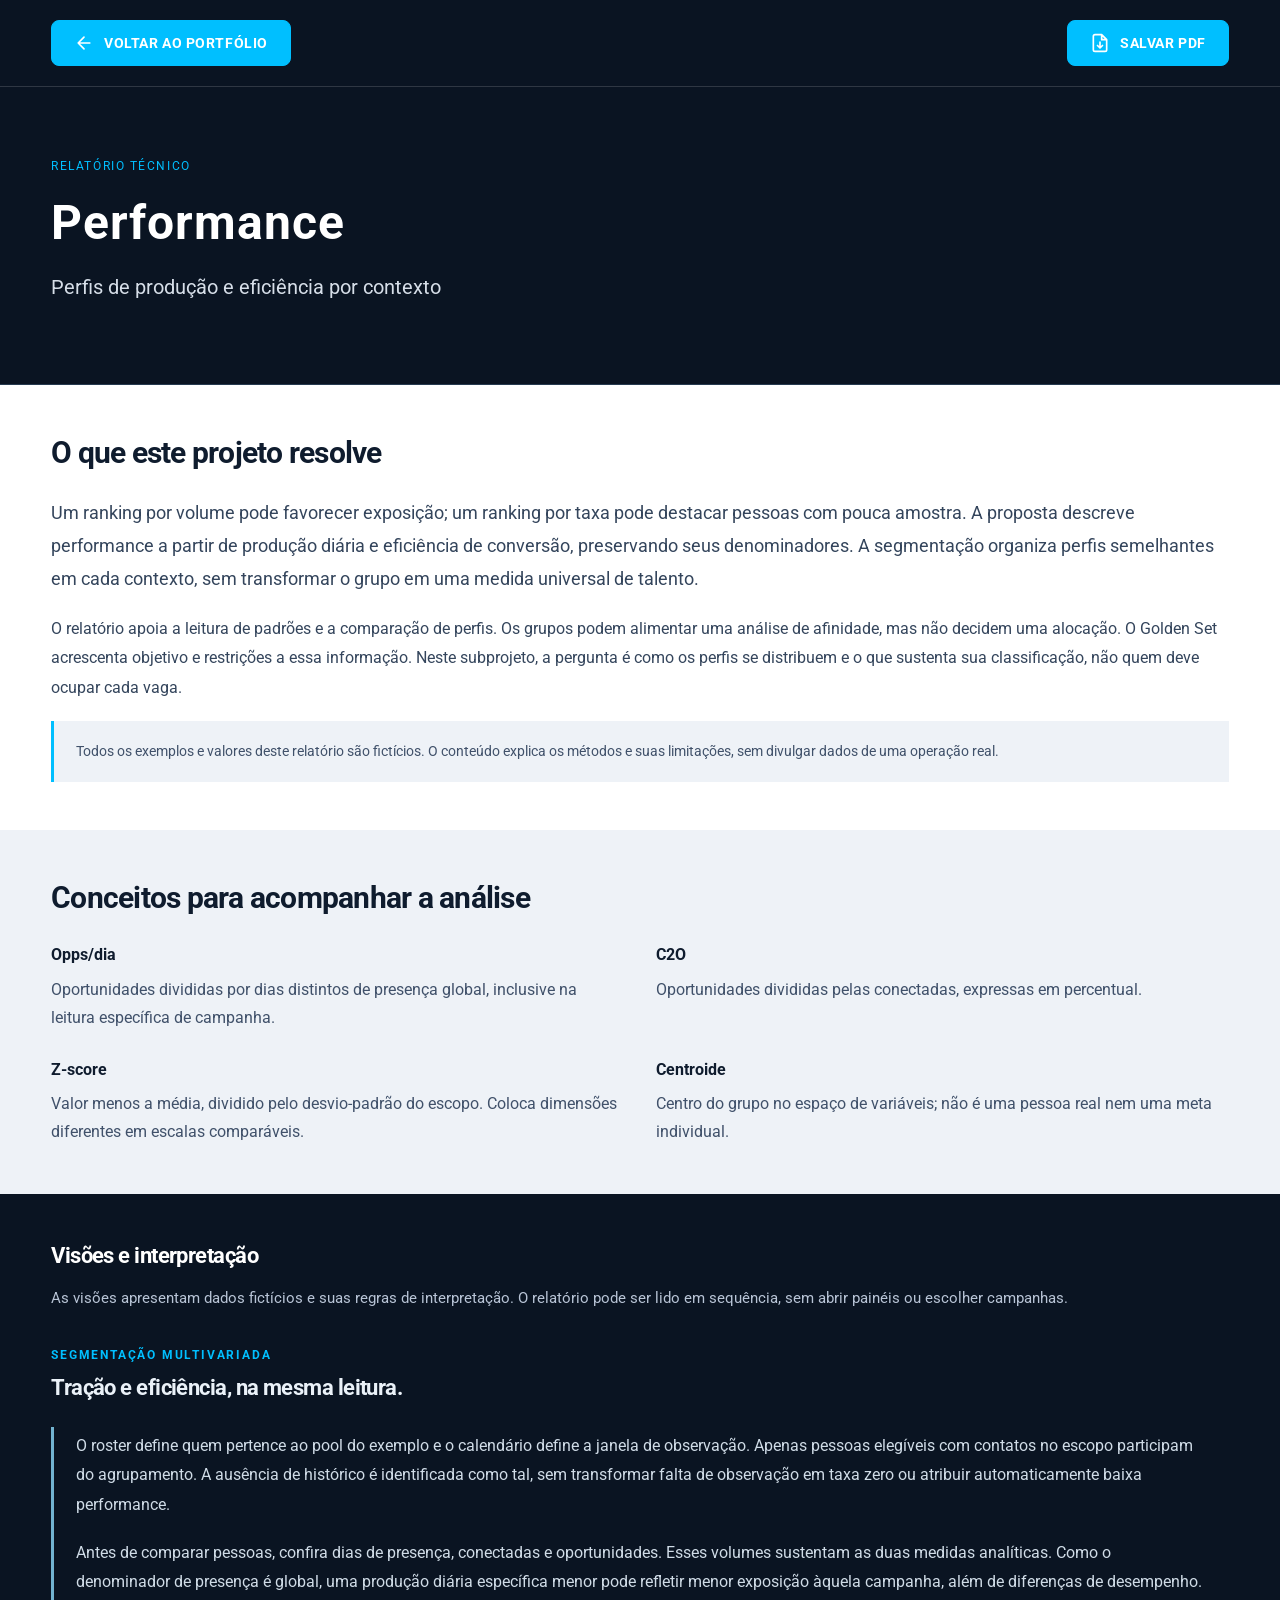
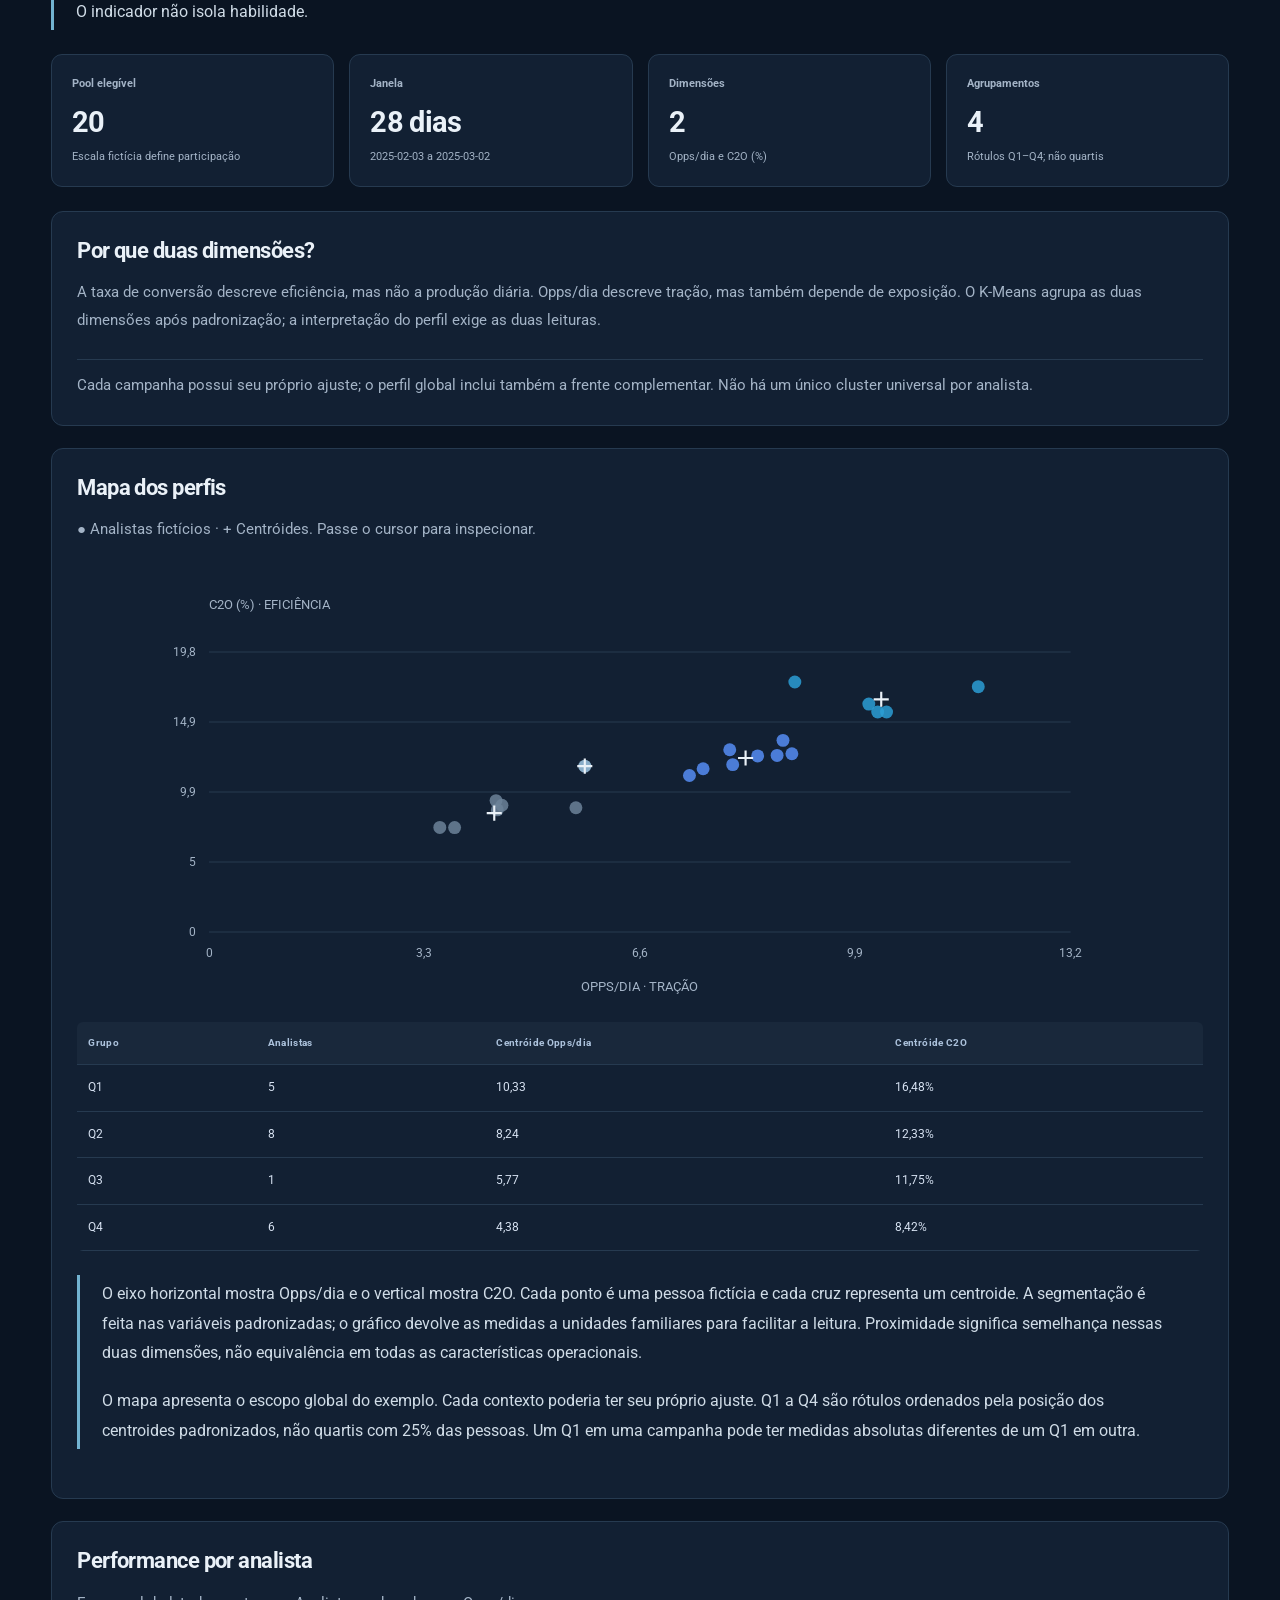
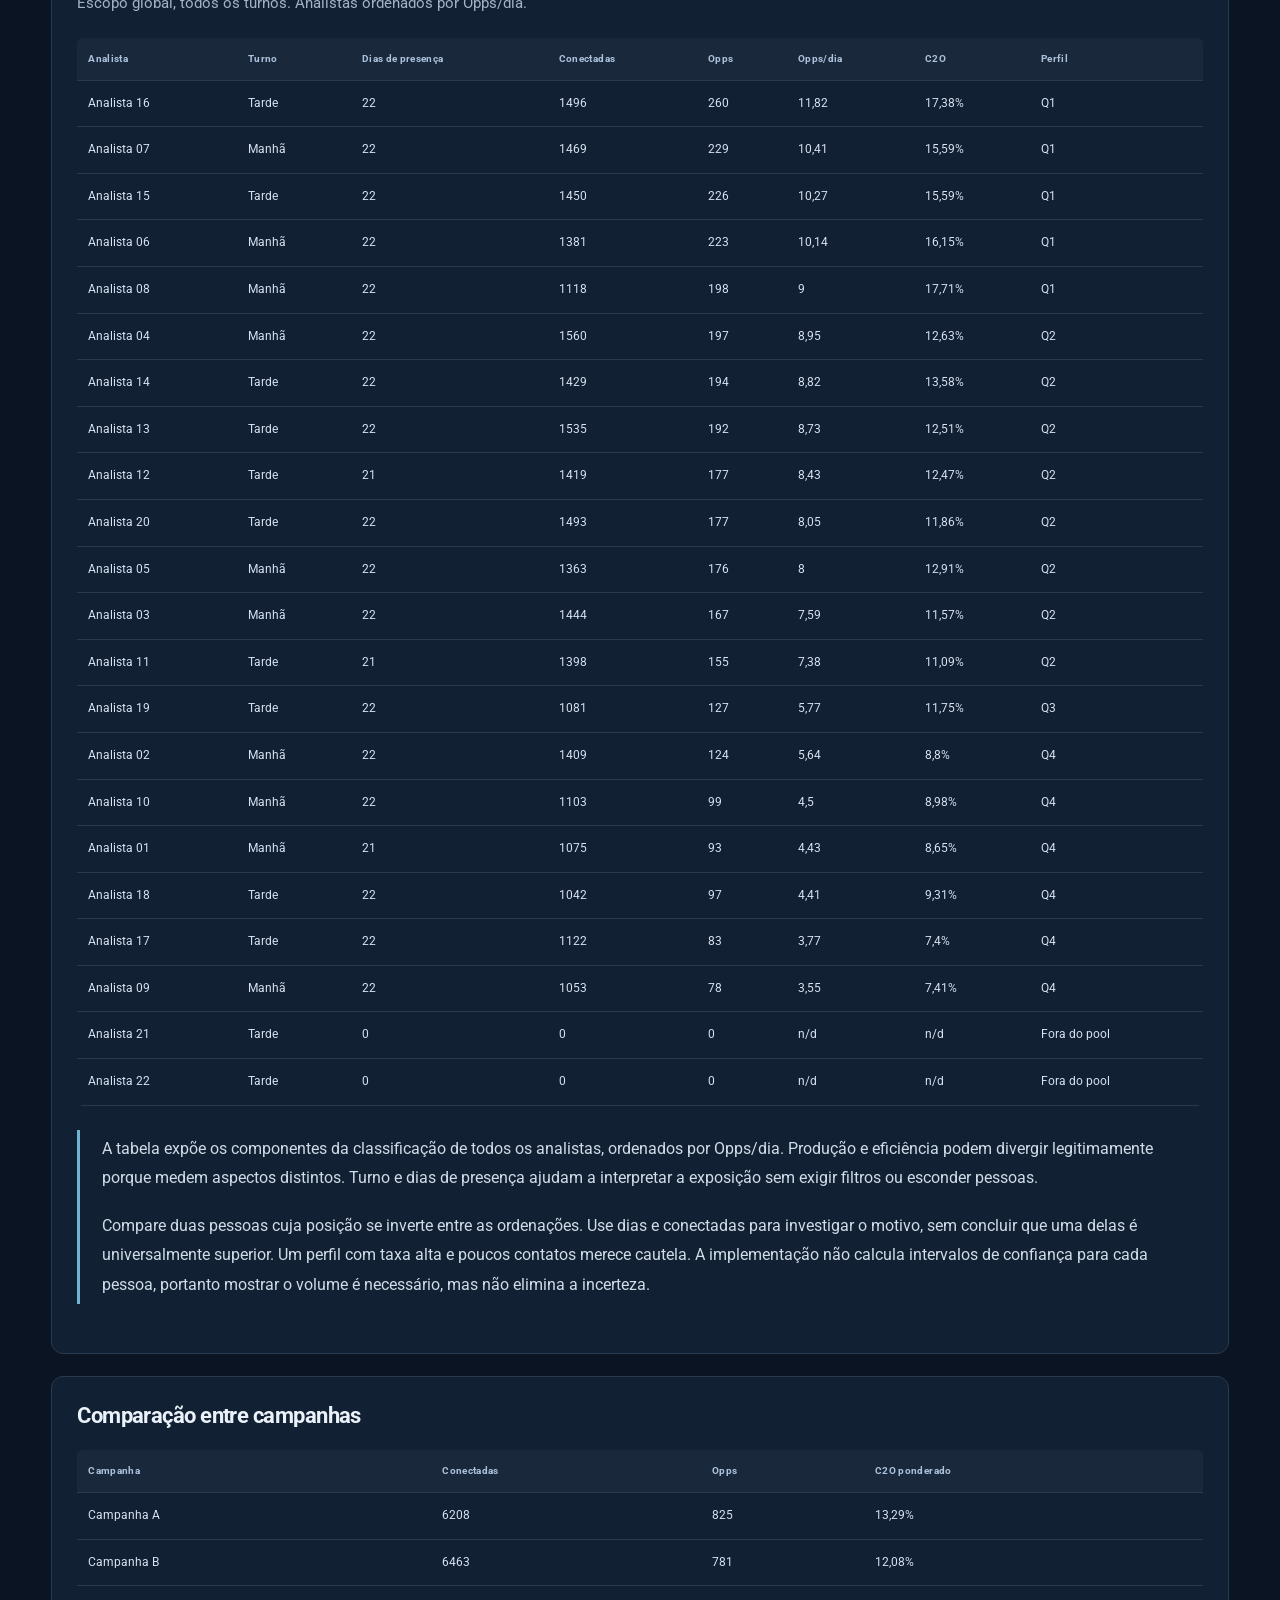
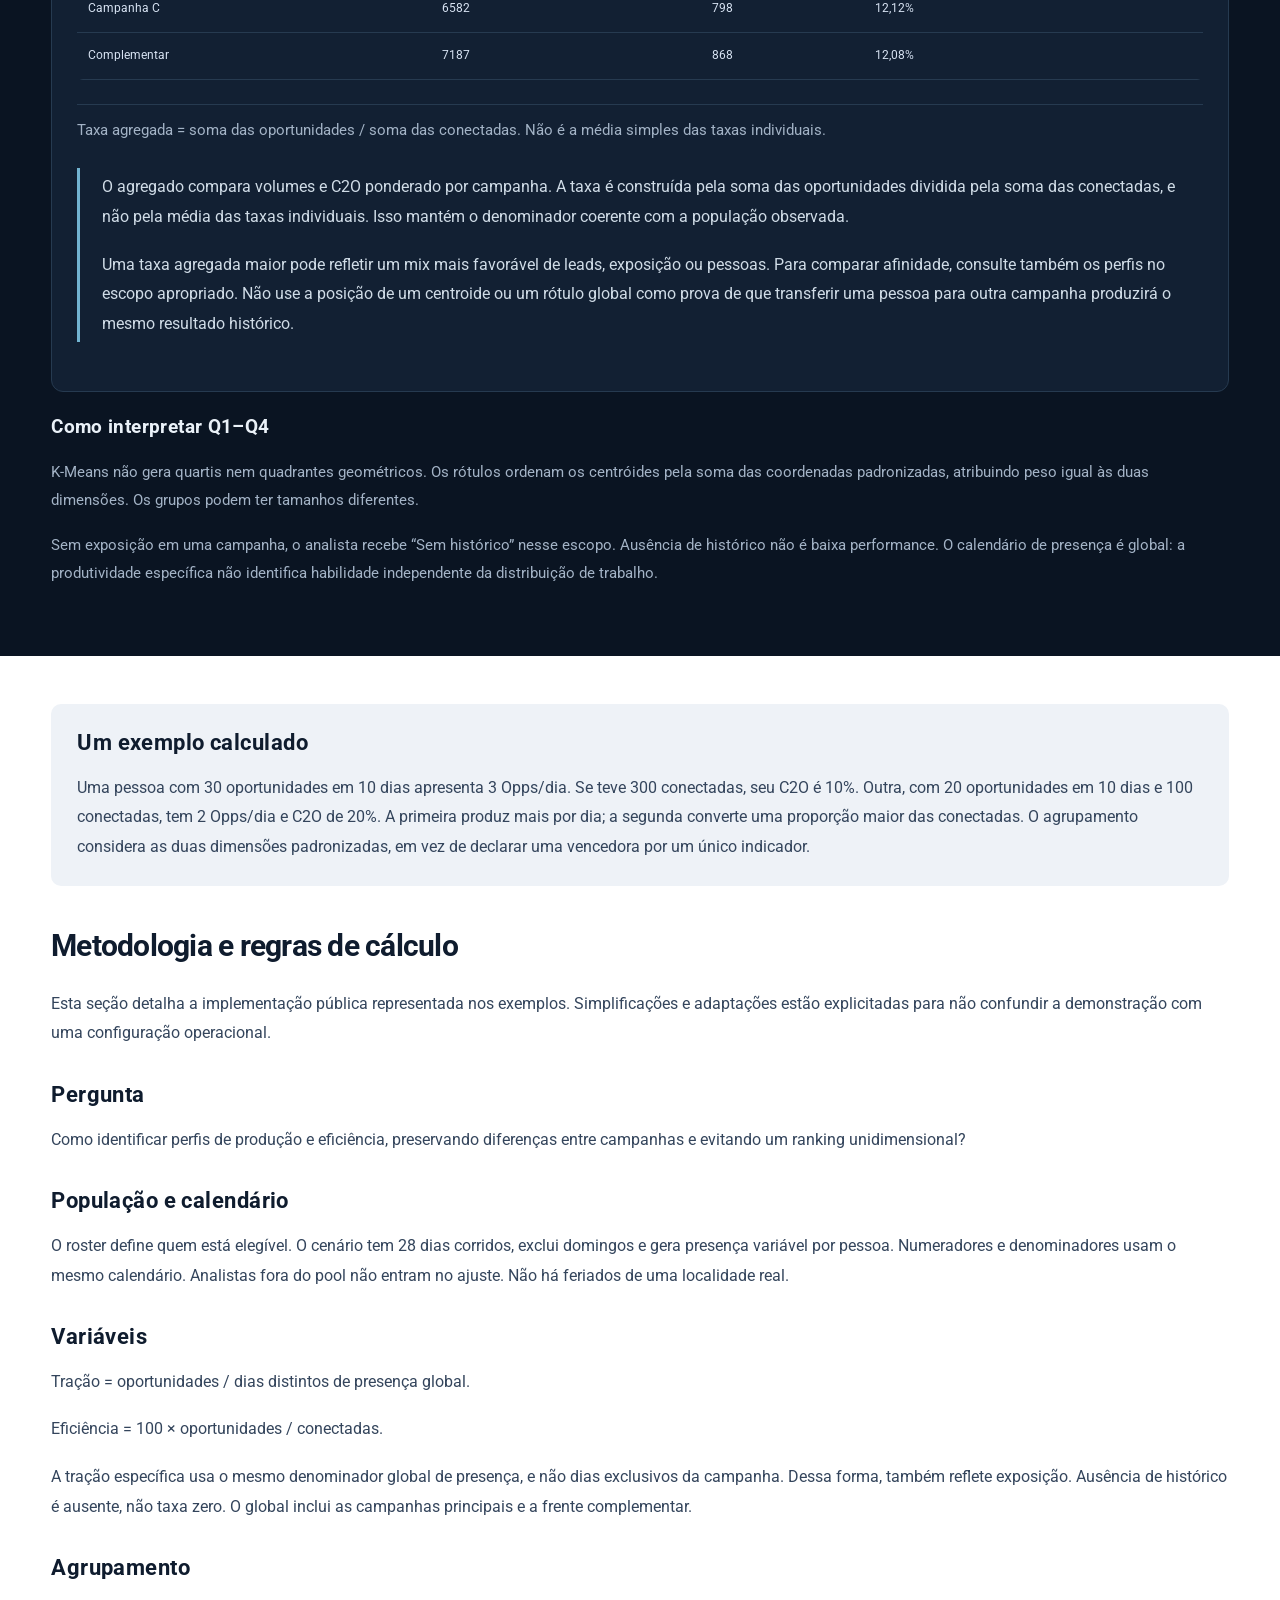
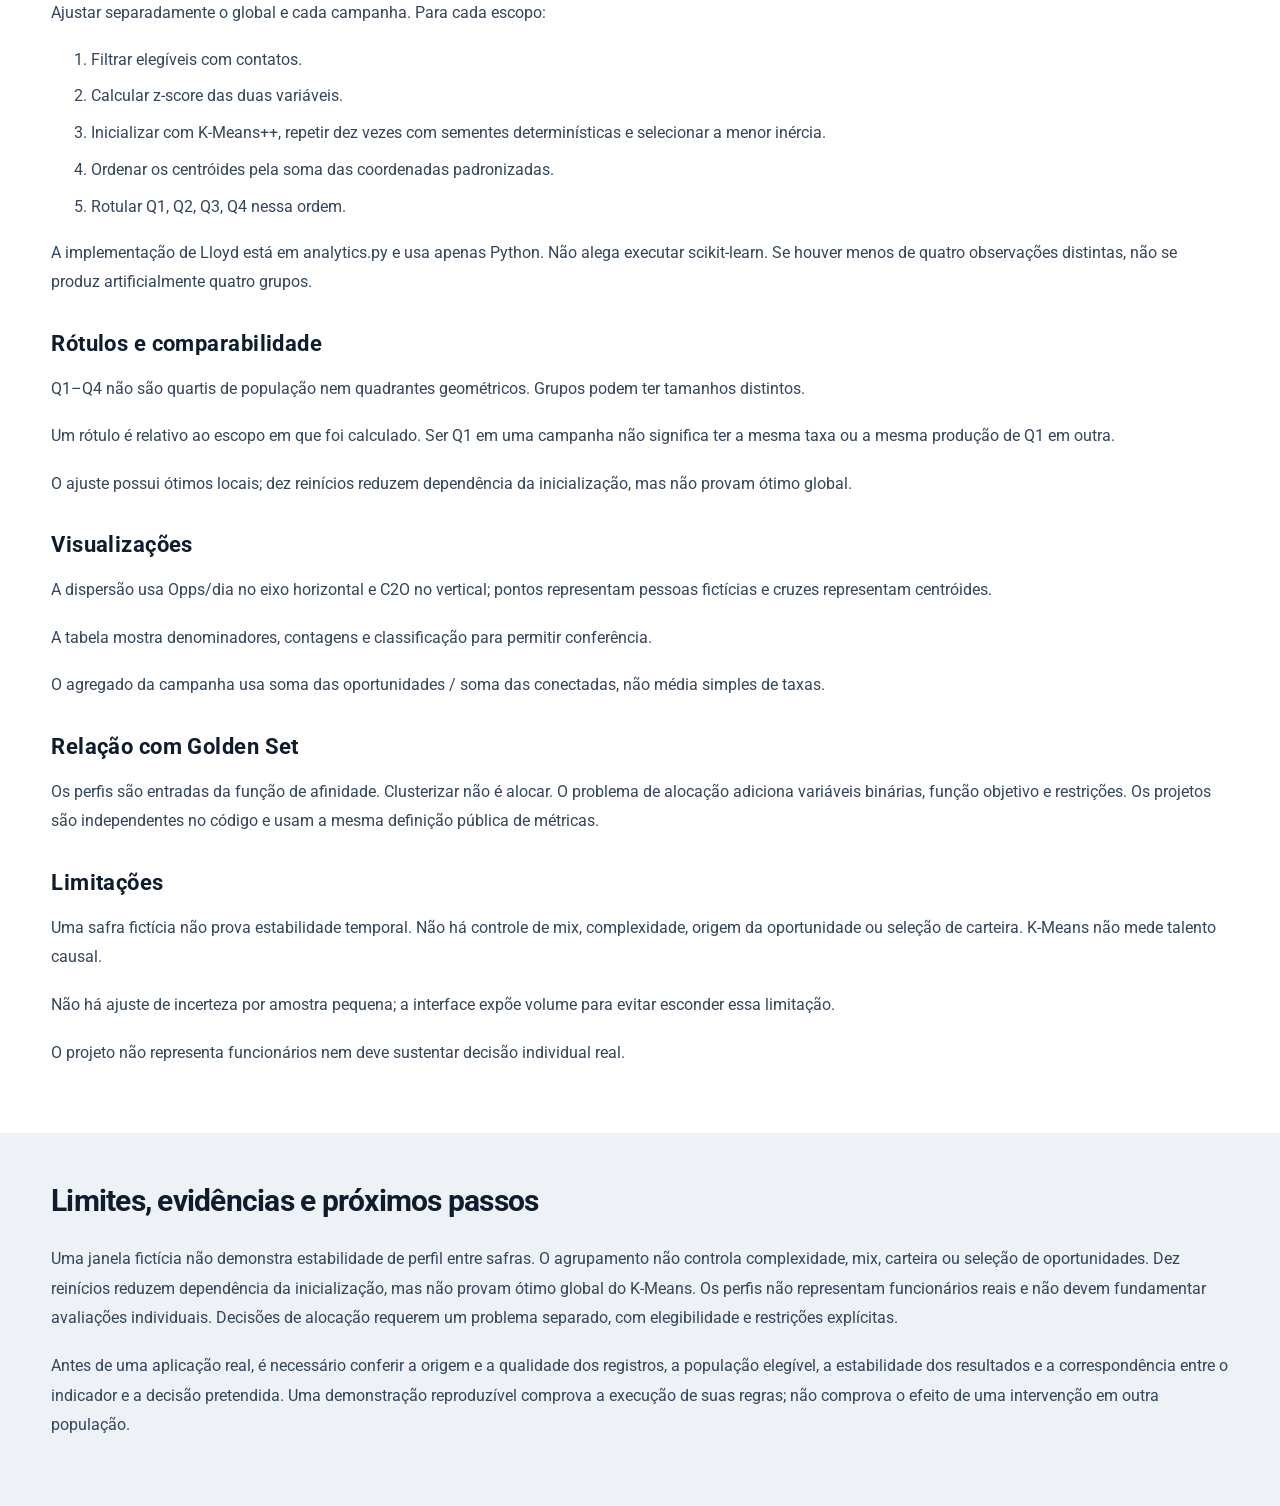
<file: 06-performance/index.html>
<!doctype html>
<html lang="pt-BR"><head><meta charset="utf-8"><meta name="viewport" content="width=device-width,initial-scale=1"><meta name="description" content="Perfis de produção e eficiência por contexto. Relatório técnico com exemplos fictícios, metodologia e interpretação das visualizações."><title>Performance multidimensional | Denis Tostes</title><link rel="stylesheet" href="style.css"><link rel="stylesheet" href="identidade.css"><link rel="stylesheet" href="relatorio.css"><script type="application/json" id="reportViews">[["Indicadores e elegibilidade","O roster define quem pertence ao pool do exemplo e o calendário define a janela de observação. Apenas pessoas elegíveis com contatos no escopo participam do agrupamento. A ausência de histórico é identificada como tal, sem transformar falta de observação em taxa zero ou atribuir automaticamente baixa performance.","Antes de comparar pessoas, confira dias de presença, conectadas e oportunidades. Esses volumes sustentam as duas medidas analíticas. Como o denominador de presença é global, uma produção diária específica menor pode refletir menor exposição àquela campanha, além de diferenças de desempenho. O indicador não isola habilidade."],["Mapa dos perfis","O eixo horizontal mostra Opps/dia e o vertical mostra C2O. Cada ponto é uma pessoa fictícia e cada cruz representa um centroide. A segmentação é feita nas variáveis padronizadas; o gráfico devolve as medidas a unidades familiares para facilitar a leitura. Proximidade significa semelhança nessas duas dimensões, não equivalência em todas as características operacionais.","O mapa apresenta o escopo global do exemplo. Cada contexto poderia ter seu próprio ajuste. Q1 a Q4 são rótulos ordenados pela posição dos centroides padronizados, não quartis com 25% das pessoas. Um Q1 em uma campanha pode ter medidas absolutas diferentes de um Q1 em outra."],["Performance por analista","A tabela expõe os componentes da classificação de todos os analistas, ordenados por Opps/dia. Produção e eficiência podem divergir legitimamente porque medem aspectos distintos. Turno e dias de presença ajudam a interpretar a exposição sem exigir filtros ou esconder pessoas.","Compare duas pessoas cuja posição se inverte entre as ordenações. Use dias e conectadas para investigar o motivo, sem concluir que uma delas é universalmente superior. Um perfil com taxa alta e poucos contatos merece cautela. A implementação não calcula intervalos de confiança para cada pessoa, portanto mostrar o volume é necessário, mas não elimina a incerteza."],["Comparação entre campanhas","O agregado compara volumes e C2O ponderado por campanha. A taxa é construída pela soma das oportunidades dividida pela soma das conectadas, e não pela média das taxas individuais. Isso mantém o denominador coerente com a população observada.","Uma taxa agregada maior pode refletir um mix mais favorável de leads, exposição ou pessoas. Para comparar afinidade, consulte também os perfis no escopo apropriado. Não use a posição de um centroide ou um rótulo global como prova de que transferir uma pessoa para outra campanha produzirá o mesmo resultado histórico."]]</script><script src="app.js" defer></script><script src="relatorio.js" defer></script></head>
<body class="technical-report" data-report="06-performance"><nav class="report-toolbar" aria-label="Ações do relatório"><a href="https://denistostes.figma.site/#projetos"><svg viewBox="0 0 24 24" aria-hidden="true"><path d="m12 19-7-7 7-7M5 12h14"/></svg>Voltar ao portfólio</a><button id="savePdf" type="button"><svg viewBox="0 0 24 24" aria-hidden="true"><path d="M14 2H6a2 2 0 0 0-2 2v16a2 2 0 0 0 2 2h12a2 2 0 0 0 2-2V8zM14 2v6h6M12 11v7m-3-3 3 3 3-3"/></svg>Salvar PDF</button></nav>
<header class="report-cover"><div><span class="report-kicker">RELATÓRIO TÉCNICO</span><h1>Performance</h1><p>Perfis de produção e eficiência por contexto</p></div></header>
<main class="report-main"><section class="report-prose report-summary"><h2>O que este projeto resolve</h2><p class="report-lead">Um ranking por volume pode favorecer exposição; um ranking por taxa pode destacar pessoas com pouca amostra. A proposta descreve performance a partir de produção diária e eficiência de conversão, preservando seus denominadores. A segmentação organiza perfis semelhantes em cada contexto, sem transformar o grupo em uma medida universal de talento.</p><p>O relatório apoia a leitura de padrões e a comparação de perfis. Os grupos podem alimentar uma análise de afinidade, mas não decidem uma alocação. O Golden Set acrescenta objetivo e restrições a essa informação. Neste subprojeto, a pergunta é como os perfis se distribuem e o que sustenta sua classificação, não quem deve ocupar cada vaga.</p><aside class="report-note">Todos os exemplos e valores deste relatório são fictícios. O conteúdo explica os métodos e suas limitações, sem divulgar dados de uma operação real.</aside></section>
<section class="report-band"><div class="report-prose"><h2>Conceitos para acompanhar a análise</h2><dl class="report-definitions"><div><dt>Opps/dia</dt><dd>Oportunidades divididas por dias distintos de presença global, inclusive na leitura específica de campanha.</dd></div><div><dt>C2O</dt><dd>Oportunidades divididas pelas conectadas, expressas em percentual.</dd></div><div><dt>Z-score</dt><dd>Valor menos a média, dividido pelo desvio-padrão do escopo. Coloca dimensões diferentes em escalas comparáveis.</dd></div><div><dt>Centroide</dt><dd>Centro do grupo no espaço de variáveis; não é uma pessoa real nem uma meta individual.</dd></div></dl></div></section>
<section class="report-demo" id="demoSection"><div class="report-demo-intro"><h2>Visões e interpretação</h2><p>As visões apresentam dados fictícios e suas regras de interpretação. O relatório pode ser lido em sequência, sem abrir painéis ou escolher campanhas.</p><p id="status" role="status"></p></div><div id="app"></div></section>
<section class="report-prose report-method"><div class="report-example"><h3>Um exemplo calculado</h3><p>Uma pessoa com 30 oportunidades em 10 dias apresenta 3 Opps/dia. Se teve 300 conectadas, seu C2O é 10%. Outra, com 20 oportunidades em 10 dias e 100 conectadas, tem 2 Opps/dia e C2O de 20%. A primeira produz mais por dia; a segunda converte uma proporção maior das conectadas. O agrupamento considera as duas dimensões padronizadas, em vez de declarar uma vencedora por um único indicador.</p></div><h2>Metodologia e regras de cálculo</h2><p>Esta seção detalha a implementação pública representada nos exemplos. Simplificações e adaptações estão explicitadas para não confundir a demonstração com uma configuração operacional.</p><h3>Pergunta</h3>
<p>Como identificar perfis de produção e eficiência, preservando diferenças entre campanhas e evitando um ranking unidimensional?</p>
<h3>População e calendário</h3>
<p>O roster define quem está elegível. O cenário tem 28 dias corridos, exclui domingos e gera presença variável por pessoa. Numeradores e denominadores usam o mesmo calendário. Analistas fora do pool não entram no ajuste. Não há feriados de uma localidade real.</p>
<h3>Variáveis</h3>
<p>Tração = oportunidades / dias distintos de presença global.</p>
<p>Eficiência = 100 × oportunidades / conectadas.</p>
<p>A tração específica usa o mesmo denominador global de presença, e não dias exclusivos da campanha. Dessa forma, também reflete exposição. Ausência de histórico é ausente, não taxa zero. O global inclui as campanhas principais e a frente complementar.</p>
<h3>Agrupamento</h3>
<p>Ajustar separadamente o global e cada campanha. Para cada escopo:</p>
<ol>
<li>Filtrar elegíveis com contatos.</li>
<li>Calcular z-score das duas variáveis.</li>
<li>Inicializar com K-Means++, repetir dez vezes com sementes determinísticas e selecionar a menor inércia.</li>
<li>Ordenar os centróides pela soma das coordenadas padronizadas.</li>
<li>Rotular Q1, Q2, Q3, Q4 nessa ordem.</li>
</ol>
<p>A implementação de Lloyd está em analytics.py e usa apenas Python. Não alega executar scikit-learn. Se houver menos de quatro observações distintas, não se produz artificialmente quatro grupos.</p>
<h3>Rótulos e comparabilidade</h3>
<p>Q1–Q4 não são quartis de população nem quadrantes geométricos. Grupos podem ter tamanhos distintos.</p>
<p>Um rótulo é relativo ao escopo em que foi calculado. Ser Q1 em uma campanha não significa ter a mesma taxa ou a mesma produção de Q1 em outra.</p>
<p>O ajuste possui ótimos locais; dez reinícios reduzem dependência da inicialização, mas não provam ótimo global.</p>
<h3>Visualizações</h3>
<p>A dispersão usa Opps/dia no eixo horizontal e C2O no vertical; pontos representam pessoas fictícias e cruzes representam centróides.</p>
<p>A tabela mostra denominadores, contagens e classificação para permitir conferência.</p>
<p>O agregado da campanha usa soma das oportunidades / soma das conectadas, não média simples de taxas.</p>
<h3>Relação com Golden Set</h3>
<p>Os perfis são entradas da função de afinidade. Clusterizar não é alocar. O problema de alocação adiciona variáveis binárias, função objetivo e restrições. Os projetos são independentes no código e usam a mesma definição pública de métricas.</p>
<h3>Limitações</h3>
<p>Uma safra fictícia não prova estabilidade temporal. Não há controle de mix, complexidade, origem da oportunidade ou seleção de carteira. K-Means não mede talento causal.</p>
<p>Não há ajuste de incerteza por amostra pequena; a interface expõe volume para evitar esconder essa limitação.</p>
<p>O projeto não representa funcionários nem deve sustentar decisão individual real.</p></section>
<section class="report-band"><div class="report-prose"><h2>Limites, evidências e próximos passos</h2><p>Uma janela fictícia não demonstra estabilidade de perfil entre safras. O agrupamento não controla complexidade, mix, carteira ou seleção de oportunidades. Dez reinícios reduzem dependência da inicialização, mas não provam ótimo global do K-Means. Os perfis não representam funcionários reais e não devem fundamentar avaliações individuais. Decisões de alocação requerem um problema separado, com elegibilidade e restrições explícitas.</p><p>Antes de uma aplicação real, é necessário conferir a origem e a qualidade dos registros, a população elegível, a estabilidade dos resultados e a correspondência entre o indicador e a decisão pretendida. Uma demonstração reproduzível comprova a execução de suas regras; não comprova o efeito de uma intervenção em outra população.</p></div></section>
<p id="pdfHelp" class="report-prose" role="status"></p></main></body></html>
</file>
<file: 01-intent-do-lead/style.css>
:root{--bg:#0d1523;--surface:#141f30;--surface2:#19283d;--text:#edf3fc;--muted:#a9b9cf;--line:#2b3d54;--accent:#00bdf2;--blue:#64b8f2}
*{box-sizing:border-box}html{scroll-behavior:smooth}body{margin:0;background:var(--bg);color:var(--text);font:14px/1.65 "Segoe UI",Arial,sans-serif}
header,main,footer{max-width:none;margin:auto;padding:28px 42px}header{padding-top:36px;padding-bottom:28px;border-bottom:1px solid var(--line);position:relative;background:linear-gradient(125deg,#142339,transparent 75%)}
header h1{font-size:clamp(28px,3.5vw,44px);font-weight:650;letter-spacing:-1.1px;line-height:1.15;margin:15px 0 12px}header>p{max-width:850px;font-size:15px;margin:8px 0}#status{font-size:12px;color:var(--accent)}h2{font-size:20px;line-height:1.4;margin:0 0 14px;font-weight:600;letter-spacing:-.35px}h3{font-size:16px}p{color:var(--muted);margin:8px 0 16px}
.badge{font-size:10px;font-weight:700;letter-spacing:1.7px;color:var(--accent);display:inline-block;padding:6px 11px;border:1px solid #285777;border-radius:5px;background:#123047}
.eyebrow{font-size:10px;letter-spacing:1.8px;color:var(--accent);font-weight:700;display:block;margin-bottom:8px}.section-heading{display:flex;align-items:center;justify-content:space-between;gap:24px;margin-bottom:20px}.section-heading p{margin:0}.section-heading h2{margin:0}.section-heading label{min-width:160px}.status-pill{padding:7px 13px;background:#153449;border:1px solid #2c5e7a;border-radius:30px;color:#8bd9f7;font-size:12px;white-space:nowrap}
.card{background:var(--surface);border:1px solid var(--line);border-radius:14px;margin:0 0 22px;padding:25px;min-width:0;box-shadow:0 8px 30px #00000012}.grid{display:grid;grid-template-columns:repeat(auto-fit,minmax(290px,1fr));gap:22px}.grid>.card{height:calc(100% - 22px)}
.kpi-grid,.score-breakdown{display:grid;grid-template-columns:repeat(4,minmax(0,1fr));gap:15px;margin-bottom:24px}.kpi{padding:19px 20px;border:1px solid var(--line);border-radius:11px;background:var(--surface)}.kpi>span{display:block;font-size:11px;color:var(--muted);font-weight:600}.kpi strong{display:block;font-size:29px;line-height:1.3;margin:10px 0 5px;font-weight:650;letter-spacing:-.7px}.kpi small{display:block;font-size:11px;color:var(--muted)}.score-breakdown{margin:20px 0 12px}.score-breakdown .kpi{background:var(--surface2)}
.journey{display:grid;grid-template-columns:repeat(4,minmax(0,1fr));gap:16px;padding:0;list-style:none;counter-reset:stage}.journey li{counter-increment:stage;position:relative;padding:15px;background:var(--surface2);border-radius:9px}.journey li:before{content:"0" counter(stage);color:var(--accent);font-size:12px;display:block;margin-bottom:10px}.journey b{font-size:13px;display:block;margin-bottom:5px}.journey span{font-size:12px;color:var(--muted);display:block}
.method-note{font-size:12px;color:var(--muted);padding-top:12px;margin-top:15px;border-top:1px solid var(--line)}.formula{font:13px/1.8 Consolas,monospace;overflow-wrap:anywhere;background:#0f1928;border-left:3px solid var(--accent);padding:15px;margin:16px 0;color:#d5e9ef}.check-list{padding-left:20px;color:var(--muted)}.check-list li{padding:6px 0}
label{font-size:12px;color:var(--muted);display:block}button,input,select{font:inherit}button,select,input[type=number]{padding:9px 12px;border:1px solid #405775;border-radius:7px;background:var(--surface2);color:var(--text);min-height:38px}select{margin-left:6px;max-width:100%}button{cursor:pointer}button:hover,button[aria-pressed=true]{border-color:var(--accent);background:#173b55}button:focus-visible,input:focus-visible,select:focus-visible,a:focus-visible,[tabindex]:focus-visible,summary:focus-visible{outline:2px solid var(--accent);outline-offset:4px}input[type=checkbox]{width:16px;height:16px;accent-color:var(--accent);vertical-align:middle}input[type=range]{width:100%;accent-color:var(--accent);margin:12px 0 22px}
.controls{display:flex;align-items:center;gap:14px;flex-wrap:wrap;margin:14px 0}.metric{font-size:29px;font-weight:650;line-height:1.5}.muted,small{color:var(--muted)}.scroll,.sankey-scroll{width:100%;overflow:auto;scrollbar-width:thin;scrollbar-color:#54708a var(--surface);border-radius:6px}table{width:100%;border-collapse:collapse;text-align:left;font-size:12px}th{font-size:10px;color:#acc2dc;letter-spacing:.35px;background:#19283b}th,td{padding:12px 11px;border-bottom:1px solid var(--line);white-space:nowrap}td{color:#d7e2f2;font-variant-numeric:tabular-nums}tbody tr:hover{background:#1a2a40}
svg{display:block;width:100%;max-height:420px}.sankey{min-width:900px;max-height:none}a{color:var(--accent);text-decoration:none}a:hover{text-decoration:underline}.warning{padding:15px 18px;border-left:3px solid #8ea8bf;border-radius:5px;background:#172a3d;color:#d9e2eb;font-size:12px;margin:0 0 22px}.bars{display:grid;gap:14px}.bar-row{display:grid;grid-template-columns:minmax(90px,1fr) 3fr 85px;gap:12px;align-items:center}.bar{background:#29425a;border-radius:7px;height:10px;overflow:hidden}.bar>span{background:var(--accent);height:100%;display:block}.node-list{display:flex;flex-wrap:wrap;gap:10px}.detail{min-height:150px}summary{font-weight:600;cursor:pointer;font-size:14px}details[open] summary{margin-bottom:15px}.error{color:#d5e6f3}
@media(max-width:900px){header,main,footer{padding:22px}.kpi-grid,.score-breakdown,.journey{grid-template-columns:repeat(2,minmax(0,1fr))}.grid{grid-template-columns:1fr}.section-heading{align-items:flex-start}}
@media(max-width:520px){header,main,footer{padding:18px}header h1{font-size:30px;letter-spacing:-.7px}.card{padding:18px 15px}.kpi-grid,.score-breakdown{gap:10px}.kpi{padding:13px 12px}.kpi strong{font-size:23px}.journey{grid-template-columns:1fr}.section-heading{flex-direction:column;gap:14px}.section-heading label{width:100%}.controls{justify-content:center}.bar-row{grid-template-columns:80px 1fr 60px;font-size:12px}.status-pill{align-self:flex-start}h2{font-size:18px}}


/* Leitura e navegação da coleção */
:root{--bg:#0b1422;--surface:#122033;--surface2:#182b40;--text:#eaf1f8;--muted:#a3b3c6;--line:#263a50;--accent:#00bdf2;--blue:#00bdf2;--green:#00bdf2}
html{scroll-behavior:smooth}body{font-family:"Segoe UI",Arial,sans-serif;font-size:14px;line-height:1.7;background:var(--bg);color:var(--text)}header,main,footer{max-width:none;padding-left:clamp(20px,3.4vw,64px);padding-right:clamp(20px,3.4vw,64px)}header{padding-top:35px;padding-bottom:30px;background:radial-gradient(ellipse at 0 0,#14426666,transparent 70%);border-bottom:1px solid var(--line)}header h1{font-size:clamp(30px,4.1vw,48px);font-weight:650;letter-spacing:-1.5px;line-height:1.15;margin:12px 0 16px}header>p{max-width:820px;font-size:15px;line-height:1.8}main{padding-top:30px}.eyebrow,.badge{color:var(--accent)}.badge{border:1px solid #285777;background:#123047;padding:5px 10px;letter-spacing:.5px;font-size:10px}.card,.workspace,.detail,.reading{background:var(--surface);border-color:var(--line);box-shadow:none;border-radius:12px}.formula{background:#0d1c2d;color:var(--text)}button,select,input[type=number],input[type=search]{background:var(--surface2);border:1px solid #3a536e;border-radius:7px;color:var(--text)}button:hover,button[aria-pressed=true]{background:#173b55;border-color:var(--accent)}button:focus-visible,a:focus-visible,input:focus-visible,select:focus-visible,summary:focus-visible{outline:2px solid var(--accent);outline-offset:4px}a{color:var(--accent)}input[type=range],input[type=checkbox]{accent-color:var(--accent)}button{transition:background .15s,border-color .15s}.page-toolbar{max-width:none;margin:auto;padding:20px clamp(20px,3.4vw,64px);display:flex;justify-content:space-between;align-items:center;gap:16px;border-bottom:1px solid var(--line)}.page-toolbar a{display:inline-flex;align-items:center;gap:9px;color:var(--muted);font-size:12px;text-decoration:none}.page-toolbar a:hover{color:var(--accent)}.page-toolbar svg{width:17px;height:17px;max-height:none;fill:none;stroke:currentColor;stroke-width:1.7;display:inline-block}.guide{margin:0 0 26px;padding:0}.guide-nav{display:flex;gap:6px;border-bottom:1px solid var(--line);padding-bottom:16px;margin-bottom:24px}.guide-nav button{flex:1;display:flex;align-items:center;gap:10px;padding:12px 16px;text-align:left;font-size:12px;border:1px solid transparent;background:transparent;color:var(--muted);border-radius:8px}.guide-nav button small{font-size:10px;color:var(--muted);margin:0;padding:2px 7px;border:1px solid var(--line);border-radius:20px;letter-spacing:0}.guide-nav button[aria-pressed=true]{background:#153449;border-color:#2c5e7a;color:var(--text)}.guide-nav button[aria-pressed=true] small{color:var(--accent);border-color:#3f7794}.guide-story{display:grid;grid-template-columns:minmax(0,1.7fr) minmax(240px,1fr);gap:34px;background:transparent;border:0;border-radius:0;padding:12px 0 10px}.guide-copy h2{font-size:clamp(23px,2.8vw,32px);letter-spacing:-.7px;line-height:1.3;max-width:690px;margin:12px 0 18px;font-weight:600}.guide-copy p{font-size:15px;line-height:1.9;max-width:780px}.guide-aside{align-self:center;background:var(--surface);border:1px solid var(--line);border-left:3px solid var(--accent);padding:20px 22px;border-radius:0 10px 10px 0}.guide-aside span{font-size:10px;color:var(--accent);letter-spacing:1.2px}.guide-aside p{font-size:13px;line-height:1.8;margin:10px 0 0}.guide-stage-label{font-size:10px;color:var(--accent);letter-spacing:1.4px}.guide-actions{display:flex;align-items:center;gap:10px;flex-wrap:wrap;margin:23px 0 8px}.guide-actions button{padding:10px 16px;background:#164562;color:var(--text);border:1px solid #2b6a8d;border-radius:7px;font-size:12px}.guide-actions button[data-guide-prev]{background:transparent;border-color:var(--line);color:var(--muted)}.guide-actions button:disabled{opacity:.4;cursor:default}.guide-actions a{color:var(--muted);font-size:11px;margin-left:7px}.guide-progress{height:2px;background:var(--line);margin-top:18px}.guide-progress i{height:100%;display:block;background:var(--accent);transition:width .2s}.method-flow{padding:25px 0 12px}.method-flow>p{font-size:10px;letter-spacing:1.3px;color:var(--muted);margin-bottom:14px}.method-flow ol{display:grid;grid-template-columns:repeat(4,minmax(0,1fr));gap:16px;list-style:none;margin:0;padding:0;counter-reset:flow}.method-flow li{counter-increment:flow;position:relative;padding:18px 16px;border:1px solid var(--line);border-radius:9px;background:var(--surface)}.method-flow li:before{content:"0" counter(flow);font-size:10px;color:var(--accent);display:block;margin-bottom:9px}.method-flow li:not(:last-child):after{content:"›";position:absolute;right:-13px;top:42%;color:#6387a5;font-size:22px}.method-flow strong{display:block;font-size:13px;font-weight:600;margin-bottom:6px}.method-flow span{display:block;font-size:11px;color:var(--muted);line-height:1.6}.demo-section{margin-top:30px;min-width:0;scroll-margin-top:20px}.demo-section>.demo-caption{font-size:10px;letter-spacing:1.4px;color:var(--accent);border-top:1px solid var(--line);padding-top:25px;margin-bottom:22px}.print-presentation{display:none}[hidden]{display:none!important}
@media(max-width:760px){header,main,footer,.page-toolbar{padding-left:22px;padding-right:22px}.guide-story{grid-template-columns:1fr;gap:15px}.guide-aside{padding:16px 20px}.guide-nav{flex-wrap:wrap}.guide-nav button{flex-basis:calc(50% - 6px);padding:10px}.method-flow ol{grid-template-columns:1fr 1fr}.method-flow li:nth-child(2):after{display:none}.method-flow li:after{top:37%}.page-toolbar{flex-wrap:wrap;padding-top:14px;padding-bottom:14px}.guide-copy p{font-size:14px}}
@media(max-width:420px){header,main,footer,.page-toolbar{padding-left:16px;padding-right:16px}.page-toolbar{gap:10px}.guide-actions a{flex-basis:100%;margin:7px 0}.method-flow ol{gap:10px}.method-flow li{padding:14px 12px}.method-flow li:after{display:none}.guide-nav button{font-size:11px;gap:7px}.guide-copy h2{font-size:25px}}
@media(prefers-reduced-motion:reduce){html{scroll-behavior:auto}*,*:before,*:after{transition:none!important;animation:none!important}}
</file>
<file: 01-intent-do-lead/identidade.css>
/* Identidade extraída da referência do site: Roboto, cyan #00BFFF, controles de 8px. */
@font-face{font-family:Roboto;src:url("assets/fonts/Roboto-Regular.ttf") format("truetype");font-weight:400;font-style:normal;font-display:swap}
@font-face{font-family:Roboto;src:url("assets/fonts/Roboto-Medium.ttf") format("truetype");font-weight:500;font-style:normal;font-display:swap}
@font-face{font-family:Roboto;src:url("assets/fonts/Roboto-Bold.ttf") format("truetype");font-weight:700;font-style:normal;font-display:swap}
:root{--bg:#0a1422;--accent:#00bfff;--blue:#00bfff;--brand-hover:#007bb5}
html{font-size:16px}
body{font-family:Roboto,Arial,sans-serif;font-size:16px;line-height:1.625;font-weight:400}
h1,h2,h3,h4,h5,h6{font-family:Roboto,Arial,sans-serif;font-weight:700;letter-spacing:.02em}
header h1{font-size:48px;line-height:1.2;letter-spacing:.02em}
h2,.catalog-heading h2,.guide-copy h2{font-size:30px;line-height:1.3;letter-spacing:-.025em;font-weight:700}
h3,.case-copy h3{font-size:24px;line-height:1.35;font-weight:700}
header p,.case-copy p,.guide-copy p,.collection-note p{font-size:16px;line-height:1.625}
.case-copy h4{font-size:16px;line-height:1.5;font-weight:500}
.case-category,.eyebrow,.badge,.guide-stage-label,.catalog-status,.hero-meta{font-size:12px}
.case-copy{padding:28px}
.case-bottom{display:flex;flex-direction:column;align-items:stretch;gap:22px}
.project-skills{display:grid;gap:14px}
.skill-group{display:flex;flex-wrap:wrap;gap:8px}
.skill-group small{flex-basis:100%;font-size:12px;color:var(--muted);font-weight:500;letter-spacing:.04em}
.skill-group .skill-tag{display:inline-block;font-size:14px!important;line-height:20px;font-weight:500;padding:6px 12px;color:#00bfff!important;background:rgba(0,191,255,.1);border:1px solid rgba(0,191,255,.2);border-radius:8px}
header>.project-skills{max-width:1000px;margin-top:24px}
.ui-icon{width:20px;height:20px;max-height:none;flex:none;fill:none;stroke:currentColor;stroke-width:2;stroke-linecap:round;stroke-linejoin:round;vertical-align:middle}
.case-cta,.back-link,.page-toolbar a,.guide-actions button,.zoom-tools button{display:inline-flex;align-items:center;justify-content:center;gap:8px;padding:12px 24px;background:#00bfff;color:#fff;border:1px solid transparent;border-radius:8px;font:700 14px/20px Roboto,Arial,sans-serif;letter-spacing:.05em;text-transform:uppercase;text-decoration:none;transition:background .3s,transform .3s}
.case-bottom .case-cta{align-self:center;font-size:14px;color:#fff;font-weight:700}
.case-card:hover .case-cta,.back-link:hover,.page-toolbar a:hover,.guide-actions button:hover,.zoom-tools button:hover{background:#007bb5;color:#fff}
.page-toolbar svg{width:20px;height:20px;stroke-width:2;stroke-linecap:round;stroke-linejoin:round}
button,input,select{font-family:Roboto,Arial,sans-serif}
button,select,input{border-radius:8px}
.filters button,.guide-nav button{font-size:14px;font-weight:500;line-height:20px;border-radius:8px;padding:10px 16px}
.filters button[aria-pressed=true],.guide-nav button[aria-pressed=true]{color:#fff;background:#007bb5;border-color:#007bb5}
.guide-actions button[data-guide-prev]{background:transparent;color:var(--text);border-color:rgba(0,191,255,.3)}
.guide-actions button:disabled{opacity:.35}
.guide-aside p,.method-flow strong,.method-flow span,.method-note,.guide-aside span{font-size:14px;line-height:1.6}
.guide-actions button::after{content:none}
.case-card:focus-visible,.back-link:focus-visible,button:focus-visible{outline:2px solid #00bfff;outline-offset:4px}
@media(max-width:650px){header h1{font-size:36px}.case-copy{padding:24px}.guide-copy h2,h2,.catalog-heading h2{font-size:28px}.guide-actions button,.page-toolbar a,.back-link{padding:10px 16px}.project-skills{gap:12px}.skill-group .skill-tag{font-size:14px!important}}
</file>
<file: 01-intent-do-lead/relatorio.css>
/* Relatório independente: identidade do site e demonstrações isoladas. */
.technical-report{margin:0;padding-top:var(--report-toolbar-height,84px);background:#fff;color:#0f1c2e;font:400 16px/1.8 Roboto,Arial,sans-serif}
.report-toolbar{position:fixed;top:0;left:0;right:0;z-index:1000}.technical-report [id]{scroll-margin-top:calc(var(--report-toolbar-height,84px) + 20px)}
.report-view-explanation{border-left:3px solid #72b3d1;padding:4px 22px;margin:24px 0;max-width:none;width:100%}.report-demo .report-view-explanation p{font-size:16px;line-height:1.85;color:#d0dce7}.expanded-content{margin:20px 0}.chart-legend{display:flex;flex-wrap:wrap;gap:12px}
.report-toolbar{display:flex;justify-content:space-between;gap:16px;padding:20px clamp(20px,4vw,72px);background:#0a1422;border-bottom:1px solid #ffffff26}
.report-toolbar a,.report-toolbar button{display:inline-flex;align-items:center;justify-content:center;gap:10px;padding:12px 22px;border-radius:8px;border:1px solid #00bfff;background:#00bfff;color:#fff;font:700 14px/20px Roboto,Arial,sans-serif;text-decoration:none;text-transform:uppercase;letter-spacing:.04em;cursor:pointer}
.report-toolbar a:hover,.report-toolbar button:hover{background:#007bb5;border-color:#007bb5}
.report-toolbar svg{width:20px;height:20px;fill:none;stroke:currentColor;stroke-width:2;stroke-linejoin:round;stroke-linecap:round}
.report-cover{max-width:none;margin:0;padding:64px clamp(22px,4vw,72px);background:#0a1422;color:#fff}
.report-cover>div{max-width:none;margin:0}.report-cover h1{font-size:clamp(34px,4vw,48px);font-weight:700;line-height:1.2;color:#fff;letter-spacing:.02em;margin:14px 0 20px}.report-cover p{color:#d6dee8;font-size:20px;max-width:none}.report-cover small{font-size:14px;color:#b8c4d6}.report-kicker{font-size:12px;color:#00bfff;letter-spacing:.13em}
.report-main{max-width:none;margin:0;padding:0}.report-prose{max-width:none;margin:0;padding:48px clamp(22px,4vw,72px)}.report-prose p{color:#34455c;font-size:16px;line-height:1.85;margin:0 0 18px}.report-prose h2{font-size:30px;line-height:1.3;letter-spacing:-.025em;color:#0f1c2e;margin:0 0 24px}.report-prose h3{font-size:22px;color:#0f1c2e;margin:32px 0 14px;line-height:1.4}.report-prose li{margin:8px 0;color:#34455c}.report-prose code{overflow-wrap:anywhere}.report-prose pre{background:#eef2f7;border:1px solid #d6dee8;border-radius:8px;padding:20px;white-space:pre-wrap;overflow-wrap:anywhere;font-size:14px;line-height:1.7}.report-summary .report-lead{font-size:18px}.report-note{border-left:3px solid #00bfff;background:#eef2f7;padding:18px 22px;color:#40516a;font-size:14px}.report-band{background:#eef2f7}.report-definitions{display:grid;grid-template-columns:1fr 1fr;gap:24px 32px;margin:0}.report-definitions dt{font-weight:700;margin-bottom:6px}.report-definitions dd{margin:0;color:#40516a;line-height:1.75}.report-view{border-top:1px solid #d6dee8;padding-top:28px;margin-top:32px}.report-view h3{margin-top:8px}.report-number{font-size:14px;color:#087eaa;font-weight:700}.report-example{background:#eef2f7;padding:24px 26px;border-radius:10px;margin:0 0 40px}.report-example h3{margin-top:0}.report-example p:last-child{margin-bottom:0}
.report-demo{background:#0a1422;color:#eaf1f8;padding:48px clamp(18px,4vw,64px);--bg:#0a1422;--surface:#122033;--surface2:#182b40;--text:#eaf1f8;--muted:#a3b3c6;--line:#263a50}
.report-demo-intro{max-width:none;margin:0 0 32px}.report-demo-intro h2{color:#fff;font-size:30px}.report-demo-intro p,.report-demo-intro li{color:#b8c4d6}.report-demo-intro ol{padding-left:24px}.report-demo #status:empty{display:none}.report-demo h2{font-size:22px}.report-demo h3{font-size:19px}.report-demo p{font-size:15px}.report-demo .card{margin-bottom:22px}.report-demo select,.report-demo input{max-width:100%}.report-demo .scopebar{margin-bottom:28px}.report-demo .report-chart-section{margin:44px 0;padding-top:30px;border-top:1px solid #263a50}.report-prose p,.report-demo p{margin-top:0;margin-bottom:18px;line-height:1.85}.report-view-explanation p:last-child{margin-bottom:0}.report-table{overflow:auto;margin:24px 0;max-width:100%}.report-table table{width:100%;min-width:0;border-collapse:collapse}.report-table th,.report-table td{padding:12px;border-bottom:1px solid #ccd6e1;text-align:left;vertical-align:top;color:#34455c;font-size:14px}.report-table th{background:#eef2f7}.report-table td,.report-table th{white-space:normal;overflow-wrap:anywhere}.report-table tbody tr:hover,.report-table tbody tr:focus-within{background:#182b40}.report-table tbody tr:hover td,.report-table tbody tr:focus-within td{color:#eaf1f8}.report-table tbody tr:hover a,.report-table tbody tr:focus-within a{color:#91d9f5}.report-demo tbody tr:hover td{color:#eaf1f8}.report-main>*{min-width:0}.report-demo :is(.section-heading,.section-title,.intro) p{max-width:none}.report-demo .report-view-explanation p{max-width:none}.report-demo .card>p:last-child{margin-bottom:0}.report-demo :is(.scroll,.table-scroll,.sankey-scroll){margin-block:20px}.report-demo .method-note{margin-top:24px}.report-prose .report-example+h2{margin-top:40px}.report-story{margin:0 0 32px}.report-story h2{margin:0 0 18px}.report-demo :is(.grid,.sim-layout,.goal-layout,.kpi-grid)>*{min-width:0}.report-demo .card,.report-demo .workspace,.report-demo .detail{min-width:0}.report-prose :is(h2,h3,p,li,dd),.report-demo p{overflow-wrap:break-word}#pdfHelp:empty{display:none}
@media(max-width:700px){.report-toolbar{padding:14px 16px;gap:10px;flex-wrap:wrap}.report-toolbar a,.report-toolbar button{font-size:12px;padding:10px 12px}.report-cover{padding:40px 22px}.report-cover p{font-size:18px}.report-prose{padding:34px 22px}.report-prose h2,.report-demo-intro h2{font-size:26px}.report-definitions{grid-template-columns:1fr;gap:20px}.report-demo{padding:34px 16px}.report-prose pre{font-size:12px;padding:14px}.report-demo .section-title{flex-wrap:wrap}.report-demo .controls{flex-wrap:wrap}.report-demo .controls>*{max-width:100%}.report-toolbar a,.report-toolbar button{flex:1 1 auto}.report-view-explanation{padding:4px 14px}.report-demo .section-title{gap:14px}.report-table{margin:20px 0}.report-table th,.report-table td{padding:10px 8px}}
.report-demo .node{opacity:1!important}.report-demo .node.dim{opacity:1!important}.report-demo .edge.dim{opacity:.25!important}
.report-demo .node text{fill:#e7f1fa;font-weight:500;stroke:#122033;stroke-width:2px}
.report-print-state{display:none}

/* Uma única folha de impressão: conserva o tema, a tipografia e as séries da tela. */
@media print{
 @page{size:A4 landscape;margin:10mm}
 html,body{print-color-adjust:exact!important;-webkit-print-color-adjust:exact!important}
 .technical-report{padding-top:0!important;margin:0}
 .report-toolbar,#pdfHelp{display:none!important}
 .report-cover{padding:30px 36px;break-inside:avoid}
 .report-cover h1{font-size:40px}
 .report-main{padding:0;margin:0;max-width:none}
 .report-prose{padding:28px 32px;max-width:none}
 .report-demo{padding:28px 24px}
 .report-demo-intro{margin-bottom:24px}
 .report-band,.report-cover,.report-demo,.report-demo .card,.report-demo .workspace,.report-demo .detail{
  -webkit-box-decoration-break:clone;box-decoration-break:clone;
 }
 .report-demo .card,.report-demo .workspace,.report-demo .detail,.report-chart-section{
  overflow:visible;break-inside:auto;
 }
 .report-demo .report-chart-section{margin:28px 0;padding-top:20px}
 .report-demo .scroll,.report-demo .table-scroll,.report-demo .sankey-scroll,.report-table{
  overflow:visible!important;max-height:none!important;min-width:0!important;
 }
 .report-demo table,.report-table table{width:100%;min-width:0!important;max-width:100%;table-layout:fixed}
 .report-demo th,.report-demo td,.report-table th,.report-table td{overflow-wrap:anywhere}
 .report-demo table,.report-table table{break-inside:avoid}
 .report-demo table:has(tbody tr:nth-child(11)),.report-table table:has(tbody tr:nth-child(11)){break-inside:auto}
 .report-demo .matrix{break-inside:avoid!important;line-height:1.3}
 .report-demo .matrix th,.report-demo .matrix td{padding:4px;font-size:10px;white-space:normal}
 .report-demo .matrix th:first-child{width:18%}
 .report-demo .window-map th,.report-demo .window-map td{padding:5px;font-size:10px}
 .report-demo svg,.report-demo .sankey{display:block;min-width:0!important;max-width:100%;height:auto;max-height:95mm;break-inside:avoid}
 .report-demo #network{height:125mm;max-height:125mm}
 .report-demo .stage{break-inside:avoid}
 .report-demo .charts{grid-template-columns:repeat(2,minmax(0,1fr))}
 .report-demo .sim-layout,.report-demo .goal-layout{grid-template-columns:290px minmax(0,1fr)}
 .report-demo .variable{padding:5px 0 9px;break-inside:avoid}
 .report-demo .chart-card,.report-demo .kpi,.report-demo .metric,.report-note,.report-example{break-inside:avoid}
 .report-definitions>div,.report-demo .lever,.report-demo .delta-row{break-inside:avoid}
 .report-print-state:empty{display:none}
 .report-print-state:not(:empty){display:block}
 .report-view-explanation{max-width:none;break-inside:avoid}
 .report-main>.report-band:last-of-type{break-inside:avoid}
 .report-demo h2+p,.report-demo h3+p{break-after:avoid}
 thead{display:table-header-group}tfoot{display:table-footer-group}tr{break-inside:avoid}
 h1,h2,h3,h4,dt{break-after:avoid}p,li,dd{orphans:3;widows:3}
 a{text-decoration:none}
}
</file>
<file: 02-elasticidade-e-alocacao/style.css>
:root{--bg:#0d1523;--surface:#141f30;--surface2:#19283d;--text:#edf3fc;--muted:#a9b9cf;--line:#2b3d54;--accent:#00bdf2;--blue:#64b8f2}
*{box-sizing:border-box}html{scroll-behavior:smooth}body{margin:0;background:var(--bg);color:var(--text);font:14px/1.65 "Segoe UI",Arial,sans-serif}
header,main,footer{max-width:none;margin:auto;padding:28px 42px}header{padding-top:36px;padding-bottom:28px;border-bottom:1px solid var(--line);position:relative;background:linear-gradient(125deg,#142339,transparent 75%)}
header h1{font-size:clamp(28px,3.5vw,44px);font-weight:650;letter-spacing:-1.1px;line-height:1.15;margin:15px 0 12px}header>p{max-width:850px;font-size:15px;margin:8px 0}#status{font-size:12px;color:var(--accent)}h2{font-size:20px;line-height:1.4;margin:0 0 14px;font-weight:600;letter-spacing:-.35px}h3{font-size:16px}p{color:var(--muted);margin:8px 0 16px}
.badge{font-size:10px;font-weight:700;letter-spacing:1.7px;color:var(--accent);display:inline-block;padding:6px 11px;border:1px solid #285777;border-radius:5px;background:#123047}
.eyebrow{font-size:10px;letter-spacing:1.8px;color:var(--accent);font-weight:700;display:block;margin-bottom:8px}.section-heading{display:flex;align-items:center;justify-content:space-between;gap:24px;margin-bottom:20px}.section-heading p{margin:0}.section-heading h2{margin:0}.section-heading label{min-width:160px}.status-pill{padding:7px 13px;background:#153449;border:1px solid #2c5e7a;border-radius:30px;color:#8bd9f7;font-size:12px;white-space:nowrap}
.card{background:var(--surface);border:1px solid var(--line);border-radius:14px;margin:0 0 22px;padding:25px;min-width:0;box-shadow:0 8px 30px #00000012}.grid{display:grid;grid-template-columns:repeat(auto-fit,minmax(290px,1fr));gap:22px}.grid>.card{height:calc(100% - 22px)}
.kpi-grid,.score-breakdown{display:grid;grid-template-columns:repeat(4,minmax(0,1fr));gap:15px;margin-bottom:24px}.kpi{padding:19px 20px;border:1px solid var(--line);border-radius:11px;background:var(--surface)}.kpi>span{display:block;font-size:11px;color:var(--muted);font-weight:600}.kpi strong{display:block;font-size:29px;line-height:1.3;margin:10px 0 5px;font-weight:650;letter-spacing:-.7px}.kpi small{display:block;font-size:11px;color:var(--muted)}.score-breakdown{margin:20px 0 12px}.score-breakdown .kpi{background:var(--surface2)}
.journey{display:grid;grid-template-columns:repeat(4,minmax(0,1fr));gap:16px;padding:0;list-style:none;counter-reset:stage}.journey li{counter-increment:stage;position:relative;padding:15px;background:var(--surface2);border-radius:9px}.journey li:before{content:"0" counter(stage);color:var(--accent);font-size:12px;display:block;margin-bottom:10px}.journey b{font-size:13px;display:block;margin-bottom:5px}.journey span{font-size:12px;color:var(--muted);display:block}
.method-note{font-size:12px;color:var(--muted);padding-top:12px;margin-top:15px;border-top:1px solid var(--line)}.formula{font:13px/1.8 Consolas,monospace;overflow-wrap:anywhere;background:#0f1928;border-left:3px solid var(--accent);padding:15px;margin:16px 0;color:#d5e9ef}.check-list{padding-left:20px;color:var(--muted)}.check-list li{padding:6px 0}
label{font-size:12px;color:var(--muted);display:block}button,input,select{font:inherit}button,select,input[type=number]{padding:9px 12px;border:1px solid #405775;border-radius:7px;background:var(--surface2);color:var(--text);min-height:38px}select{margin-left:6px;max-width:100%}button{cursor:pointer}button:hover,button[aria-pressed=true]{border-color:var(--accent);background:#173b55}button:focus-visible,input:focus-visible,select:focus-visible,a:focus-visible,[tabindex]:focus-visible,summary:focus-visible{outline:2px solid var(--accent);outline-offset:4px}input[type=checkbox]{width:16px;height:16px;accent-color:var(--accent);vertical-align:middle}input[type=range]{width:100%;accent-color:var(--accent);margin:12px 0 22px}
.controls{display:flex;align-items:center;gap:14px;flex-wrap:wrap;margin:14px 0}.metric{font-size:29px;font-weight:650;line-height:1.5}.muted,small{color:var(--muted)}.scroll,.sankey-scroll{width:100%;overflow:auto;scrollbar-width:thin;scrollbar-color:#54708a var(--surface);border-radius:6px}table{width:100%;border-collapse:collapse;text-align:left;font-size:12px}th{font-size:10px;color:#acc2dc;letter-spacing:.35px;background:#19283b}th,td{padding:12px 11px;border-bottom:1px solid var(--line);white-space:nowrap}td{color:#d7e2f2;font-variant-numeric:tabular-nums}tbody tr:hover{background:#1a2a40}
svg{display:block;width:100%;max-height:420px}.sankey{min-width:900px;max-height:none}a{color:var(--accent);text-decoration:none}a:hover{text-decoration:underline}.warning{padding:15px 18px;border-left:3px solid #8ea8bf;border-radius:5px;background:#172a3d;color:#d9e2eb;font-size:12px;margin:0 0 22px}.bars{display:grid;gap:14px}.bar-row{display:grid;grid-template-columns:minmax(90px,1fr) 3fr 85px;gap:12px;align-items:center}.bar{background:#29425a;border-radius:7px;height:10px;overflow:hidden}.bar>span{background:var(--accent);height:100%;display:block}.node-list{display:flex;flex-wrap:wrap;gap:10px}.detail{min-height:150px}summary{font-weight:600;cursor:pointer;font-size:14px}details[open] summary{margin-bottom:15px}.error{color:#d5e6f3}
@media(max-width:900px){header,main,footer{padding:22px}.kpi-grid,.score-breakdown,.journey{grid-template-columns:repeat(2,minmax(0,1fr))}.grid{grid-template-columns:1fr}.section-heading{align-items:flex-start}}
@media(max-width:520px){header,main,footer{padding:18px}header h1{font-size:30px;letter-spacing:-.7px}.card{padding:18px 15px}.kpi-grid,.score-breakdown{gap:10px}.kpi{padding:13px 12px}.kpi strong{font-size:23px}.journey{grid-template-columns:1fr}.section-heading{flex-direction:column;gap:14px}.section-heading label{width:100%}.controls{justify-content:center}.bar-row{grid-template-columns:80px 1fr 60px;font-size:12px}.status-pill{align-self:flex-start}h2{font-size:18px}}


/* Leitura e navegação da coleção */
:root{--bg:#0b1422;--surface:#122033;--surface2:#182b40;--text:#eaf1f8;--muted:#a3b3c6;--line:#263a50;--accent:#00bdf2;--blue:#00bdf2;--green:#00bdf2}
html{scroll-behavior:smooth}body{font-family:"Segoe UI",Arial,sans-serif;font-size:14px;line-height:1.7;background:var(--bg);color:var(--text)}header,main,footer{max-width:none;padding-left:clamp(20px,3.4vw,64px);padding-right:clamp(20px,3.4vw,64px)}header{padding-top:35px;padding-bottom:30px;background:radial-gradient(ellipse at 0 0,#14426666,transparent 70%);border-bottom:1px solid var(--line)}header h1{font-size:clamp(30px,4.1vw,48px);font-weight:650;letter-spacing:-1.5px;line-height:1.15;margin:12px 0 16px}header>p{max-width:820px;font-size:15px;line-height:1.8}main{padding-top:30px}.eyebrow,.badge{color:var(--accent)}.badge{border:1px solid #285777;background:#123047;padding:5px 10px;letter-spacing:.5px;font-size:10px}.card,.workspace,.detail,.reading{background:var(--surface);border-color:var(--line);box-shadow:none;border-radius:12px}.formula{background:#0d1c2d;color:var(--text)}button,select,input[type=number],input[type=search]{background:var(--surface2);border:1px solid #3a536e;border-radius:7px;color:var(--text)}button:hover,button[aria-pressed=true]{background:#173b55;border-color:var(--accent)}button:focus-visible,a:focus-visible,input:focus-visible,select:focus-visible,summary:focus-visible{outline:2px solid var(--accent);outline-offset:4px}a{color:var(--accent)}input[type=range],input[type=checkbox]{accent-color:var(--accent)}button{transition:background .15s,border-color .15s}.page-toolbar{max-width:none;margin:auto;padding:20px clamp(20px,3.4vw,64px);display:flex;justify-content:space-between;align-items:center;gap:16px;border-bottom:1px solid var(--line)}.page-toolbar a{display:inline-flex;align-items:center;gap:9px;color:var(--muted);font-size:12px;text-decoration:none}.page-toolbar a:hover{color:var(--accent)}.page-toolbar svg{width:17px;height:17px;max-height:none;fill:none;stroke:currentColor;stroke-width:1.7;display:inline-block}.guide{margin:0 0 26px;padding:0}.guide-nav{display:flex;gap:6px;border-bottom:1px solid var(--line);padding-bottom:16px;margin-bottom:24px}.guide-nav button{flex:1;display:flex;align-items:center;gap:10px;padding:12px 16px;text-align:left;font-size:12px;border:1px solid transparent;background:transparent;color:var(--muted);border-radius:8px}.guide-nav button small{font-size:10px;color:var(--muted);margin:0;padding:2px 7px;border:1px solid var(--line);border-radius:20px;letter-spacing:0}.guide-nav button[aria-pressed=true]{background:#153449;border-color:#2c5e7a;color:var(--text)}.guide-nav button[aria-pressed=true] small{color:var(--accent);border-color:#3f7794}.guide-story{display:grid;grid-template-columns:minmax(0,1.7fr) minmax(240px,1fr);gap:34px;background:transparent;border:0;border-radius:0;padding:12px 0 10px}.guide-copy h2{font-size:clamp(23px,2.8vw,32px);letter-spacing:-.7px;line-height:1.3;max-width:690px;margin:12px 0 18px;font-weight:600}.guide-copy p{font-size:15px;line-height:1.9;max-width:780px}.guide-aside{align-self:center;background:var(--surface);border:1px solid var(--line);border-left:3px solid var(--accent);padding:20px 22px;border-radius:0 10px 10px 0}.guide-aside span{font-size:10px;color:var(--accent);letter-spacing:1.2px}.guide-aside p{font-size:13px;line-height:1.8;margin:10px 0 0}.guide-stage-label{font-size:10px;color:var(--accent);letter-spacing:1.4px}.guide-actions{display:flex;align-items:center;gap:10px;flex-wrap:wrap;margin:23px 0 8px}.guide-actions button{padding:10px 16px;background:#164562;color:var(--text);border:1px solid #2b6a8d;border-radius:7px;font-size:12px}.guide-actions button[data-guide-prev]{background:transparent;border-color:var(--line);color:var(--muted)}.guide-actions button:disabled{opacity:.4;cursor:default}.guide-actions a{color:var(--muted);font-size:11px;margin-left:7px}.guide-progress{height:2px;background:var(--line);margin-top:18px}.guide-progress i{height:100%;display:block;background:var(--accent);transition:width .2s}.method-flow{padding:25px 0 12px}.method-flow>p{font-size:10px;letter-spacing:1.3px;color:var(--muted);margin-bottom:14px}.method-flow ol{display:grid;grid-template-columns:repeat(4,minmax(0,1fr));gap:16px;list-style:none;margin:0;padding:0;counter-reset:flow}.method-flow li{counter-increment:flow;position:relative;padding:18px 16px;border:1px solid var(--line);border-radius:9px;background:var(--surface)}.method-flow li:before{content:"0" counter(flow);font-size:10px;color:var(--accent);display:block;margin-bottom:9px}.method-flow li:not(:last-child):after{content:"›";position:absolute;right:-13px;top:42%;color:#6387a5;font-size:22px}.method-flow strong{display:block;font-size:13px;font-weight:600;margin-bottom:6px}.method-flow span{display:block;font-size:11px;color:var(--muted);line-height:1.6}.demo-section{margin-top:30px;min-width:0;scroll-margin-top:20px}.demo-section>.demo-caption{font-size:10px;letter-spacing:1.4px;color:var(--accent);border-top:1px solid var(--line);padding-top:25px;margin-bottom:22px}.print-presentation{display:none}[hidden]{display:none!important}
@media(max-width:760px){header,main,footer,.page-toolbar{padding-left:22px;padding-right:22px}.guide-story{grid-template-columns:1fr;gap:15px}.guide-aside{padding:16px 20px}.guide-nav{flex-wrap:wrap}.guide-nav button{flex-basis:calc(50% - 6px);padding:10px}.method-flow ol{grid-template-columns:1fr 1fr}.method-flow li:nth-child(2):after{display:none}.method-flow li:after{top:37%}.page-toolbar{flex-wrap:wrap;padding-top:14px;padding-bottom:14px}.guide-copy p{font-size:14px}}
@media(max-width:420px){header,main,footer,.page-toolbar{padding-left:16px;padding-right:16px}.page-toolbar{gap:10px}.guide-actions a{flex-basis:100%;margin:7px 0}.method-flow ol{gap:10px}.method-flow li{padding:14px 12px}.method-flow li:after{display:none}.guide-nav button{font-size:11px;gap:7px}.guide-copy h2{font-size:25px}}
@media(prefers-reduced-motion:reduce){html{scroll-behavior:auto}*,*:before,*:after{transition:none!important;animation:none!important}}
</file>
<file: 02-elasticidade-e-alocacao/identidade.css>
/* Identidade extraída da referência do site: Roboto, cyan #00BFFF, controles de 8px. */
@font-face{font-family:Roboto;src:url("assets/fonts/Roboto-Regular.ttf") format("truetype");font-weight:400;font-style:normal;font-display:swap}
@font-face{font-family:Roboto;src:url("assets/fonts/Roboto-Medium.ttf") format("truetype");font-weight:500;font-style:normal;font-display:swap}
@font-face{font-family:Roboto;src:url("assets/fonts/Roboto-Bold.ttf") format("truetype");font-weight:700;font-style:normal;font-display:swap}
:root{--bg:#0a1422;--accent:#00bfff;--blue:#00bfff;--brand-hover:#007bb5}
html{font-size:16px}
body{font-family:Roboto,Arial,sans-serif;font-size:16px;line-height:1.625;font-weight:400}
h1,h2,h3,h4,h5,h6{font-family:Roboto,Arial,sans-serif;font-weight:700;letter-spacing:.02em}
header h1{font-size:48px;line-height:1.2;letter-spacing:.02em}
h2,.catalog-heading h2,.guide-copy h2{font-size:30px;line-height:1.3;letter-spacing:-.025em;font-weight:700}
h3,.case-copy h3{font-size:24px;line-height:1.35;font-weight:700}
header p,.case-copy p,.guide-copy p,.collection-note p{font-size:16px;line-height:1.625}
.case-copy h4{font-size:16px;line-height:1.5;font-weight:500}
.case-category,.eyebrow,.badge,.guide-stage-label,.catalog-status,.hero-meta{font-size:12px}
.case-copy{padding:28px}
.case-bottom{display:flex;flex-direction:column;align-items:stretch;gap:22px}
.project-skills{display:grid;gap:14px}
.skill-group{display:flex;flex-wrap:wrap;gap:8px}
.skill-group small{flex-basis:100%;font-size:12px;color:var(--muted);font-weight:500;letter-spacing:.04em}
.skill-group .skill-tag{display:inline-block;font-size:14px!important;line-height:20px;font-weight:500;padding:6px 12px;color:#00bfff!important;background:rgba(0,191,255,.1);border:1px solid rgba(0,191,255,.2);border-radius:8px}
header>.project-skills{max-width:1000px;margin-top:24px}
.ui-icon{width:20px;height:20px;max-height:none;flex:none;fill:none;stroke:currentColor;stroke-width:2;stroke-linecap:round;stroke-linejoin:round;vertical-align:middle}
.case-cta,.back-link,.page-toolbar a,.guide-actions button,.zoom-tools button{display:inline-flex;align-items:center;justify-content:center;gap:8px;padding:12px 24px;background:#00bfff;color:#fff;border:1px solid transparent;border-radius:8px;font:700 14px/20px Roboto,Arial,sans-serif;letter-spacing:.05em;text-transform:uppercase;text-decoration:none;transition:background .3s,transform .3s}
.case-bottom .case-cta{align-self:center;font-size:14px;color:#fff;font-weight:700}
.case-card:hover .case-cta,.back-link:hover,.page-toolbar a:hover,.guide-actions button:hover,.zoom-tools button:hover{background:#007bb5;color:#fff}
.page-toolbar svg{width:20px;height:20px;stroke-width:2;stroke-linecap:round;stroke-linejoin:round}
button,input,select{font-family:Roboto,Arial,sans-serif}
button,select,input{border-radius:8px}
.filters button,.guide-nav button{font-size:14px;font-weight:500;line-height:20px;border-radius:8px;padding:10px 16px}
.filters button[aria-pressed=true],.guide-nav button[aria-pressed=true]{color:#fff;background:#007bb5;border-color:#007bb5}
.guide-actions button[data-guide-prev]{background:transparent;color:var(--text);border-color:rgba(0,191,255,.3)}
.guide-actions button:disabled{opacity:.35}
.guide-aside p,.method-flow strong,.method-flow span,.method-note,.guide-aside span{font-size:14px;line-height:1.6}
.guide-actions button::after{content:none}
.case-card:focus-visible,.back-link:focus-visible,button:focus-visible{outline:2px solid #00bfff;outline-offset:4px}
@media(max-width:650px){header h1{font-size:36px}.case-copy{padding:24px}.guide-copy h2,h2,.catalog-heading h2{font-size:28px}.guide-actions button,.page-toolbar a,.back-link{padding:10px 16px}.project-skills{gap:12px}.skill-group .skill-tag{font-size:14px!important}}
</file>
<file: 02-elasticidade-e-alocacao/relatorio.css>
/* Relatório independente: identidade do site e demonstrações isoladas. */
.technical-report{margin:0;padding-top:var(--report-toolbar-height,84px);background:#fff;color:#0f1c2e;font:400 16px/1.8 Roboto,Arial,sans-serif}
.report-toolbar{position:fixed;top:0;left:0;right:0;z-index:1000}.technical-report [id]{scroll-margin-top:calc(var(--report-toolbar-height,84px) + 20px)}
.report-view-explanation{border-left:3px solid #72b3d1;padding:4px 22px;margin:24px 0;max-width:none;width:100%}.report-demo .report-view-explanation p{font-size:16px;line-height:1.85;color:#d0dce7}.expanded-content{margin:20px 0}.chart-legend{display:flex;flex-wrap:wrap;gap:12px}
.report-toolbar{display:flex;justify-content:space-between;gap:16px;padding:20px clamp(20px,4vw,72px);background:#0a1422;border-bottom:1px solid #ffffff26}
.report-toolbar a,.report-toolbar button{display:inline-flex;align-items:center;justify-content:center;gap:10px;padding:12px 22px;border-radius:8px;border:1px solid #00bfff;background:#00bfff;color:#fff;font:700 14px/20px Roboto,Arial,sans-serif;text-decoration:none;text-transform:uppercase;letter-spacing:.04em;cursor:pointer}
.report-toolbar a:hover,.report-toolbar button:hover{background:#007bb5;border-color:#007bb5}
.report-toolbar svg{width:20px;height:20px;fill:none;stroke:currentColor;stroke-width:2;stroke-linejoin:round;stroke-linecap:round}
.report-cover{max-width:none;margin:0;padding:64px clamp(22px,4vw,72px);background:#0a1422;color:#fff}
.report-cover>div{max-width:none;margin:0}.report-cover h1{font-size:clamp(34px,4vw,48px);font-weight:700;line-height:1.2;color:#fff;letter-spacing:.02em;margin:14px 0 20px}.report-cover p{color:#d6dee8;font-size:20px;max-width:none}.report-cover small{font-size:14px;color:#b8c4d6}.report-kicker{font-size:12px;color:#00bfff;letter-spacing:.13em}
.report-main{max-width:none;margin:0;padding:0}.report-prose{max-width:none;margin:0;padding:48px clamp(22px,4vw,72px)}.report-prose p{color:#34455c;font-size:16px;line-height:1.85;margin:0 0 18px}.report-prose h2{font-size:30px;line-height:1.3;letter-spacing:-.025em;color:#0f1c2e;margin:0 0 24px}.report-prose h3{font-size:22px;color:#0f1c2e;margin:32px 0 14px;line-height:1.4}.report-prose li{margin:8px 0;color:#34455c}.report-prose code{overflow-wrap:anywhere}.report-prose pre{background:#eef2f7;border:1px solid #d6dee8;border-radius:8px;padding:20px;white-space:pre-wrap;overflow-wrap:anywhere;font-size:14px;line-height:1.7}.report-summary .report-lead{font-size:18px}.report-note{border-left:3px solid #00bfff;background:#eef2f7;padding:18px 22px;color:#40516a;font-size:14px}.report-band{background:#eef2f7}.report-definitions{display:grid;grid-template-columns:1fr 1fr;gap:24px 32px;margin:0}.report-definitions dt{font-weight:700;margin-bottom:6px}.report-definitions dd{margin:0;color:#40516a;line-height:1.75}.report-view{border-top:1px solid #d6dee8;padding-top:28px;margin-top:32px}.report-view h3{margin-top:8px}.report-number{font-size:14px;color:#087eaa;font-weight:700}.report-example{background:#eef2f7;padding:24px 26px;border-radius:10px;margin:0 0 40px}.report-example h3{margin-top:0}.report-example p:last-child{margin-bottom:0}
.report-demo{background:#0a1422;color:#eaf1f8;padding:48px clamp(18px,4vw,64px);--bg:#0a1422;--surface:#122033;--surface2:#182b40;--text:#eaf1f8;--muted:#a3b3c6;--line:#263a50}
.report-demo-intro{max-width:none;margin:0 0 32px}.report-demo-intro h2{color:#fff;font-size:30px}.report-demo-intro p,.report-demo-intro li{color:#b8c4d6}.report-demo-intro ol{padding-left:24px}.report-demo #status:empty{display:none}.report-demo h2{font-size:22px}.report-demo h3{font-size:19px}.report-demo p{font-size:15px}.report-demo .card{margin-bottom:22px}.report-demo select,.report-demo input{max-width:100%}.report-demo .scopebar{margin-bottom:28px}.report-demo .report-chart-section{margin:44px 0;padding-top:30px;border-top:1px solid #263a50}.report-prose p,.report-demo p{margin-top:0;margin-bottom:18px;line-height:1.85}.report-view-explanation p:last-child{margin-bottom:0}.report-table{overflow:auto;margin:24px 0;max-width:100%}.report-table table{width:100%;min-width:0;border-collapse:collapse}.report-table th,.report-table td{padding:12px;border-bottom:1px solid #ccd6e1;text-align:left;vertical-align:top;color:#34455c;font-size:14px}.report-table th{background:#eef2f7}.report-table td,.report-table th{white-space:normal;overflow-wrap:anywhere}.report-table tbody tr:hover,.report-table tbody tr:focus-within{background:#182b40}.report-table tbody tr:hover td,.report-table tbody tr:focus-within td{color:#eaf1f8}.report-table tbody tr:hover a,.report-table tbody tr:focus-within a{color:#91d9f5}.report-demo tbody tr:hover td{color:#eaf1f8}.report-main>*{min-width:0}.report-demo :is(.section-heading,.section-title,.intro) p{max-width:none}.report-demo .report-view-explanation p{max-width:none}.report-demo .card>p:last-child{margin-bottom:0}.report-demo :is(.scroll,.table-scroll,.sankey-scroll){margin-block:20px}.report-demo .method-note{margin-top:24px}.report-prose .report-example+h2{margin-top:40px}.report-story{margin:0 0 32px}.report-story h2{margin:0 0 18px}.report-demo :is(.grid,.sim-layout,.goal-layout,.kpi-grid)>*{min-width:0}.report-demo .card,.report-demo .workspace,.report-demo .detail{min-width:0}.report-prose :is(h2,h3,p,li,dd),.report-demo p{overflow-wrap:break-word}#pdfHelp:empty{display:none}
@media(max-width:700px){.report-toolbar{padding:14px 16px;gap:10px;flex-wrap:wrap}.report-toolbar a,.report-toolbar button{font-size:12px;padding:10px 12px}.report-cover{padding:40px 22px}.report-cover p{font-size:18px}.report-prose{padding:34px 22px}.report-prose h2,.report-demo-intro h2{font-size:26px}.report-definitions{grid-template-columns:1fr;gap:20px}.report-demo{padding:34px 16px}.report-prose pre{font-size:12px;padding:14px}.report-demo .section-title{flex-wrap:wrap}.report-demo .controls{flex-wrap:wrap}.report-demo .controls>*{max-width:100%}.report-toolbar a,.report-toolbar button{flex:1 1 auto}.report-view-explanation{padding:4px 14px}.report-demo .section-title{gap:14px}.report-table{margin:20px 0}.report-table th,.report-table td{padding:10px 8px}}
.report-demo .node{opacity:1!important}.report-demo .node.dim{opacity:1!important}.report-demo .edge.dim{opacity:.25!important}
.report-demo .node text{fill:#e7f1fa;font-weight:500;stroke:#122033;stroke-width:2px}
.report-print-state{display:none}

/* Uma única folha de impressão: conserva o tema, a tipografia e as séries da tela. */
@media print{
 @page{size:A4 landscape;margin:10mm}
 html,body{print-color-adjust:exact!important;-webkit-print-color-adjust:exact!important}
 .technical-report{padding-top:0!important;margin:0}
 .report-toolbar,#pdfHelp{display:none!important}
 .report-cover{padding:30px 36px;break-inside:avoid}
 .report-cover h1{font-size:40px}
 .report-main{padding:0;margin:0;max-width:none}
 .report-prose{padding:28px 32px;max-width:none}
 .report-demo{padding:28px 24px}
 .report-demo-intro{margin-bottom:24px}
 .report-band,.report-cover,.report-demo,.report-demo .card,.report-demo .workspace,.report-demo .detail{
  -webkit-box-decoration-break:clone;box-decoration-break:clone;
 }
 .report-demo .card,.report-demo .workspace,.report-demo .detail,.report-chart-section{
  overflow:visible;break-inside:auto;
 }
 .report-demo .report-chart-section{margin:28px 0;padding-top:20px}
 .report-demo .scroll,.report-demo .table-scroll,.report-demo .sankey-scroll,.report-table{
  overflow:visible!important;max-height:none!important;min-width:0!important;
 }
 .report-demo table,.report-table table{width:100%;min-width:0!important;max-width:100%;table-layout:fixed}
 .report-demo th,.report-demo td,.report-table th,.report-table td{overflow-wrap:anywhere}
 .report-demo table,.report-table table{break-inside:avoid}
 .report-demo table:has(tbody tr:nth-child(11)),.report-table table:has(tbody tr:nth-child(11)){break-inside:auto}
 .report-demo .matrix{break-inside:avoid!important;line-height:1.3}
 .report-demo .matrix th,.report-demo .matrix td{padding:4px;font-size:10px;white-space:normal}
 .report-demo .matrix th:first-child{width:18%}
 .report-demo .window-map th,.report-demo .window-map td{padding:5px;font-size:10px}
 .report-demo svg,.report-demo .sankey{display:block;min-width:0!important;max-width:100%;height:auto;max-height:95mm;break-inside:avoid}
 .report-demo #network{height:125mm;max-height:125mm}
 .report-demo .stage{break-inside:avoid}
 .report-demo .charts{grid-template-columns:repeat(2,minmax(0,1fr))}
 .report-demo .sim-layout,.report-demo .goal-layout{grid-template-columns:290px minmax(0,1fr)}
 .report-demo .variable{padding:5px 0 9px;break-inside:avoid}
 .report-demo .chart-card,.report-demo .kpi,.report-demo .metric,.report-note,.report-example{break-inside:avoid}
 .report-definitions>div,.report-demo .lever,.report-demo .delta-row{break-inside:avoid}
 .report-print-state:empty{display:none}
 .report-print-state:not(:empty){display:block}
 .report-view-explanation{max-width:none;break-inside:avoid}
 .report-main>.report-band:last-of-type{break-inside:avoid}
 .report-demo h2+p,.report-demo h3+p{break-after:avoid}
 thead{display:table-header-group}tfoot{display:table-footer-group}tr{break-inside:avoid}
 h1,h2,h3,h4,dt{break-after:avoid}p,li,dd{orphans:3;widows:3}
 a{text-decoration:none}
}
</file>
<file: 03-simuladores/style.css>
:root{--bg:#0d1523;--surface:#141f30;--surface2:#19283d;--text:#edf3fc;--muted:#a9b9cf;--line:#2b3d54;--accent:#00bdf2;--blue:#00bdf2;--green:#00bdf2}
*{box-sizing:border-box}body{margin:0;background:var(--bg);color:var(--text);font:14px/1.65 "Segoe UI",Arial,sans-serif}header,main,footer{max-width:none;margin:auto;padding:28px 42px}header{padding-top:36px;border-bottom:1px solid var(--line);background:linear-gradient(125deg,#142339,transparent 75%)}h1{font-size:clamp(28px,3.5vw,44px);font-weight:650;letter-spacing:-1.1px;line-height:1.15;margin:15px 0 12px}h2{font-size:20px;line-height:1.4;margin:0 0 14px;font-weight:600}h3{font-size:16px;margin:0 0 10px}p{color:var(--muted);margin:8px 0 16px}header p{max-width:900px}.eyebrow{display:block;font-size:10px;font-weight:700;letter-spacing:1.7px;color:var(--accent)}.badge{display:inline-block;background:#123047;color:var(--accent);border:1px solid #285777;border-radius:5px;padding:6px 11px;font-size:10px;letter-spacing:1px}label{display:grid;gap:5px;font-size:12px;color:var(--muted)}button,input,select{font:inherit;color:var(--text)}button,select,input{border:1px solid #405775;border-radius:7px;background:var(--surface2);padding:9px 12px;min-height:39px}button{cursor:pointer}input,select{min-width:0;font-size:13px}button:hover,button[aria-pressed=true]{border-color:var(--accent);background:#173b55}button:focus-visible,input:focus-visible,select:focus-visible,a:focus-visible,summary:focus-visible{outline:2px solid var(--accent);outline-offset:4px}a{color:var(--accent);text-decoration:none}a:hover{text-decoration:underline}.table-scroll{width:100%;overflow:auto}table{border-collapse:collapse;width:100%;font-size:12px;text-align:left}th,td{padding:12px;border-bottom:1px solid var(--line);vertical-align:top}th{background:var(--surface2);font-size:11px;color:var(--muted)}#status{font-size:12px;color:var(--accent)}[hidden]{display:none!important}
.scopebar{display:flex;align-items:end;justify-content:space-between;gap:20px;margin-bottom:20px}.scopebar label{min-width:200px}.tabs{display:flex;gap:6px;margin-bottom:28px;flex-wrap:wrap}.tabs button{font-size:13px;padding:12px 18px}.section-title{display:flex;align-items:start;justify-content:space-between;gap:22px;margin-bottom:20px}.section-title p{max-width:950px;margin-bottom:0}.section-title button{white-space:nowrap}.card{background:var(--surface);border:1px solid var(--line);border-radius:12px;padding:22px;min-width:0;margin-bottom:20px}.sim-layout{display:grid;grid-template-columns:340px minmax(0,1fr);gap:22px}.inputs{align-self:start}.results{min-width:0}.kpis{display:grid;grid-template-columns:repeat(4,minmax(0,1fr));gap:12px;margin-bottom:20px}.kpi{padding:17px 15px;background:var(--surface2);border:1px solid var(--line);border-radius:10px}.kpi>span{font-size:10px;color:var(--muted);display:block}.kpi strong{font-size:25px;display:block;letter-spacing:-.8px;margin:7px 0}.kpi small{font-size:10px;display:block;color:var(--muted)}.highlight{background:#15334a;border-color:#2b5d7b}.highlight strong{color:var(--blue)}.charts{display:grid;grid-template-columns:1fr 1fr;gap:18px}.chart-card svg{display:block;width:100%;height:auto}.chart-card text{fill:var(--muted);font-size:11px}.base-bar{fill:#8ca6be}.scenario-bar{fill:var(--blue);transition:y .18s,height .18s}.formula{padding:12px 14px;background:var(--bg);border-left:3px solid var(--blue);font-size:13px;margin:15px 0}.small{font-size:12px}.linked{border-bottom:1px solid var(--line);padding-bottom:20px;margin-bottom:15px}.linked label{display:flex;align-items:center;gap:8px;font-size:12px;color:var(--text)}.linked small{display:block;font-size:11px;color:var(--muted);margin-top:9px}input[type=checkbox]{width:16px;height:16px;min-height:16px;padding:0;flex:0 0 16px;accent-color:var(--blue);margin:0}details{border-bottom:1px solid var(--line);padding:10px 0}summary{cursor:pointer;font-weight:650;font-size:13px;padding:5px 0}details[open] summary{margin-bottom:10px}.variable{padding:9px 0 16px}.variable-label{display:flex;align-items:center;gap:10px;justify-content:space-between}.variable-label label{font-size:12px;color:var(--text)}.variable-label span{font-size:10px;color:var(--muted)}.input-row{display:grid;grid-template-columns:minmax(0,1fr) 88px;gap:12px;align-items:center;margin:9px 0 3px}.input-row input[type=range]{width:100%;padding:0;accent-color:var(--blue);border:0;min-height:24px}.input-row input[type=number]{width:88px;padding:5px 8px;font-size:12px}.variable small{font-size:10px;color:var(--muted)}input:disabled{opacity:.65;cursor:not-allowed}.quality{display:flex;flex-wrap:wrap;gap:10px 25px;padding:16px 20px;border:1px solid var(--line);border-radius:10px;background:var(--surface2);margin-bottom:22px;font-size:12px}.quality small{flex-basis:100%;color:var(--muted)}.lever-list{display:grid;gap:12px}.lever{display:grid;grid-template-columns:220px 1fr 95px;align-items:center;gap:16px;border:0;padding:12px;text-align:left;background:var(--surface2)}.lever i{height:12px;background:#29425a;border-radius:5px;overflow:hidden}.lever b{height:100%;display:block;background:var(--blue);border-radius:5px}.lever strong{text-align:right;font-size:12px}.lever>span{font-size:12px}.legend{display:flex;align-items:center;justify-content:center;gap:14px;margin-bottom:16px;font-size:11px}.legend i{width:200px;height:9px;background:linear-gradient(90deg,#8492a6,#19283d,#00bdf2);border-radius:6px}.matrix{min-width:980px;table-layout:auto}.matrix td,.matrix th{padding:10px 8px;font-size:11px;white-space:nowrap;text-align:center}.matrix th:first-child{text-align:left}.goal-layout{display:grid;grid-template-columns:330px minmax(0,1fr);gap:22px}.goal-layout>section{align-self:start}.target-row{display:flex;align-items:center;gap:10px;margin:10px 0}.target-row input{width:110px}.presets,.selection-actions{display:flex;gap:7px;justify-content:center;flex-wrap:wrap;margin:15px 0}.selection-actions{flex-wrap:nowrap}.selection-actions button{font-size:11px;padding:8px 10px}.checklist{display:grid;gap:12px;margin:20px 0}.checklist label{display:flex;gap:10px;align-items:center;font-size:12px;color:var(--text);text-align:left}.primary{background:#174362;color:var(--text)}.primary:hover{background:#205577;color:white}.goal-result{min-width:0}.success{border-left:3px solid var(--green)}.warning{border-left:3px solid #718da6}.method-note{border-top:1px solid var(--line);padding:20px 0;font-size:12px}.method-note p{max-width:1100px}.table-scroll table{min-width:550px}#changes table td:nth-child(n){min-width:0}.table-scroll td,.table-scroll th{white-space:normal}
@media(max-width:1150px){.sim-layout{grid-template-columns:290px minmax(0,1fr)}.kpis{grid-template-columns:repeat(2,minmax(0,1fr))}.goal-layout{grid-template-columns:290px minmax(0,1fr)}}
@media(max-width:850px){header,main,footer{padding:22px}.sim-layout,.goal-layout{grid-template-columns:1fr}.scopebar{align-items:start}.section-title{flex-direction:column}.section-title button{align-self:center}.inputs{max-height:none}.lever{grid-template-columns:150px 1fr 80px;gap:10px}.tabs{justify-content:center}.goal-layout .card{margin-bottom:0}}
@media(max-width:520px){header,main,footer{padding:18px 14px}h1{font-size:29px}.card{padding:18px 14px}.scopebar{flex-direction:column;gap:12px}.scopebar label{width:100%}.tabs{display:grid;grid-template-columns:1fr 1fr;gap:6px}.tabs button{font-size:11px;padding:10px 7px}.kpis{gap:8px}.kpi{padding:13px 12px}.kpi strong{font-size:23px}.charts{grid-template-columns:1fr}.lever{grid-template-columns:1fr 70px}.lever i{grid-row:2;grid-column:1/3}.quality{display:grid;gap:8px;padding:15px}.legend i{width:110px}.selection-actions{justify-content:center}#status{white-space:normal;font-size:11px}}
@media(prefers-reduced-motion:reduce){.scenario-bar{transition:none}}

.goal-deltas{display:grid;gap:13px}.delta-row{display:grid;grid-template-columns:minmax(120px,1fr) 2fr 65px;gap:12px;align-items:center;font-size:11px}.delta-track{position:relative;height:16px;background:var(--bg);border-radius:4px}.delta-track:after{content:"";position:absolute;left:50%;top:0;height:100%;border-left:1px solid var(--muted)}.delta-track i{position:absolute;top:2px;height:12px;border-radius:3px}.delta-track .negative{background:#a4b7cb}.delta-track .positive{background:var(--accent)}.delta-row strong{text-align:right}.table-actions{display:flex;align-items:center;justify-content:space-between;gap:12px}th button{padding:0;border:0;background:none;min-height:24px;font-size:11px}@media(max-width:520px){.delta-row{grid-template-columns:1fr 65px}.delta-track{grid-row:2;grid-column:1/3}.table-actions{flex-wrap:wrap}}


/* Leitura e navegação da coleção */
:root{--bg:#0b1422;--surface:#122033;--surface2:#182b40;--text:#eaf1f8;--muted:#a3b3c6;--line:#263a50;--accent:#00bdf2;--blue:#00bdf2;--green:#00bdf2}
html{scroll-behavior:smooth}body{font-family:"Segoe UI",Arial,sans-serif;font-size:14px;line-height:1.7;background:var(--bg);color:var(--text)}header,main,footer{max-width:none;padding-left:clamp(20px,3.4vw,64px);padding-right:clamp(20px,3.4vw,64px)}header{padding-top:35px;padding-bottom:30px;background:radial-gradient(ellipse at 0 0,#14426666,transparent 70%);border-bottom:1px solid var(--line)}header h1{font-size:clamp(30px,4.1vw,48px);font-weight:650;letter-spacing:-1.5px;line-height:1.15;margin:12px 0 16px}header>p{max-width:820px;font-size:15px;line-height:1.8}main{padding-top:30px}.eyebrow,.badge{color:var(--accent)}.badge{border:1px solid #285777;background:#123047;padding:5px 10px;letter-spacing:.5px;font-size:10px}.card,.workspace,.detail,.reading{background:var(--surface);border-color:var(--line);box-shadow:none;border-radius:12px}.formula{background:#0d1c2d;color:var(--text)}button,select,input[type=number],input[type=search]{background:var(--surface2);border:1px solid #3a536e;border-radius:7px;color:var(--text)}button:hover,button[aria-pressed=true]{background:#173b55;border-color:var(--accent)}button:focus-visible,a:focus-visible,input:focus-visible,select:focus-visible,summary:focus-visible{outline:2px solid var(--accent);outline-offset:4px}a{color:var(--accent)}input[type=range],input[type=checkbox]{accent-color:var(--accent)}button{transition:background .15s,border-color .15s}.page-toolbar{max-width:none;margin:auto;padding:20px clamp(20px,3.4vw,64px);display:flex;justify-content:space-between;align-items:center;gap:16px;border-bottom:1px solid var(--line)}.page-toolbar a{display:inline-flex;align-items:center;gap:9px;color:var(--muted);font-size:12px;text-decoration:none}.page-toolbar a:hover{color:var(--accent)}.page-toolbar svg{width:17px;height:17px;max-height:none;fill:none;stroke:currentColor;stroke-width:1.7;display:inline-block}.guide{margin:0 0 26px;padding:0}.guide-nav{display:flex;gap:6px;border-bottom:1px solid var(--line);padding-bottom:16px;margin-bottom:24px}.guide-nav button{flex:1;display:flex;align-items:center;gap:10px;padding:12px 16px;text-align:left;font-size:12px;border:1px solid transparent;background:transparent;color:var(--muted);border-radius:8px}.guide-nav button small{font-size:10px;color:var(--muted);margin:0;padding:2px 7px;border:1px solid var(--line);border-radius:20px;letter-spacing:0}.guide-nav button[aria-pressed=true]{background:#153449;border-color:#2c5e7a;color:var(--text)}.guide-nav button[aria-pressed=true] small{color:var(--accent);border-color:#3f7794}.guide-story{display:grid;grid-template-columns:minmax(0,1.7fr) minmax(240px,1fr);gap:34px;background:transparent;border:0;border-radius:0;padding:12px 0 10px}.guide-copy h2{font-size:clamp(23px,2.8vw,32px);letter-spacing:-.7px;line-height:1.3;max-width:690px;margin:12px 0 18px;font-weight:600}.guide-copy p{font-size:15px;line-height:1.9;max-width:780px}.guide-aside{align-self:center;background:var(--surface);border:1px solid var(--line);border-left:3px solid var(--accent);padding:20px 22px;border-radius:0 10px 10px 0}.guide-aside span{font-size:10px;color:var(--accent);letter-spacing:1.2px}.guide-aside p{font-size:13px;line-height:1.8;margin:10px 0 0}.guide-stage-label{font-size:10px;color:var(--accent);letter-spacing:1.4px}.guide-actions{display:flex;align-items:center;gap:10px;flex-wrap:wrap;margin:23px 0 8px}.guide-actions button{padding:10px 16px;background:#164562;color:var(--text);border:1px solid #2b6a8d;border-radius:7px;font-size:12px}.guide-actions button[data-guide-prev]{background:transparent;border-color:var(--line);color:var(--muted)}.guide-actions button:disabled{opacity:.4;cursor:default}.guide-actions a{color:var(--muted);font-size:11px;margin-left:7px}.guide-progress{height:2px;background:var(--line);margin-top:18px}.guide-progress i{height:100%;display:block;background:var(--accent);transition:width .2s}.method-flow{padding:25px 0 12px}.method-flow>p{font-size:10px;letter-spacing:1.3px;color:var(--muted);margin-bottom:14px}.method-flow ol{display:grid;grid-template-columns:repeat(4,minmax(0,1fr));gap:16px;list-style:none;margin:0;padding:0;counter-reset:flow}.method-flow li{counter-increment:flow;position:relative;padding:18px 16px;border:1px solid var(--line);border-radius:9px;background:var(--surface)}.method-flow li:before{content:"0" counter(flow);font-size:10px;color:var(--accent);display:block;margin-bottom:9px}.method-flow li:not(:last-child):after{content:"›";position:absolute;right:-13px;top:42%;color:#6387a5;font-size:22px}.method-flow strong{display:block;font-size:13px;font-weight:600;margin-bottom:6px}.method-flow span{display:block;font-size:11px;color:var(--muted);line-height:1.6}.demo-section{margin-top:30px;min-width:0;scroll-margin-top:20px}.demo-section>.demo-caption{font-size:10px;letter-spacing:1.4px;color:var(--accent);border-top:1px solid var(--line);padding-top:25px;margin-bottom:22px}.print-presentation{display:none}[hidden]{display:none!important}
@media(max-width:760px){header,main,footer,.page-toolbar{padding-left:22px;padding-right:22px}.guide-story{grid-template-columns:1fr;gap:15px}.guide-aside{padding:16px 20px}.guide-nav{flex-wrap:wrap}.guide-nav button{flex-basis:calc(50% - 6px);padding:10px}.method-flow ol{grid-template-columns:1fr 1fr}.method-flow li:nth-child(2):after{display:none}.method-flow li:after{top:37%}.page-toolbar{flex-wrap:wrap;padding-top:14px;padding-bottom:14px}.guide-copy p{font-size:14px}}
@media(max-width:420px){header,main,footer,.page-toolbar{padding-left:16px;padding-right:16px}.page-toolbar{gap:10px}.guide-actions a{flex-basis:100%;margin:7px 0}.method-flow ol{gap:10px}.method-flow li{padding:14px 12px}.method-flow li:after{display:none}.guide-nav button{font-size:11px;gap:7px}.guide-copy h2{font-size:25px}}
@media(prefers-reduced-motion:reduce){html{scroll-behavior:auto}*,*:before,*:after{transition:none!important;animation:none!important}}
</file>
<file: 03-simuladores/identidade.css>
/* Identidade extraída da referência do site: Roboto, cyan #00BFFF, controles de 8px. */
@font-face{font-family:Roboto;src:url("assets/fonts/Roboto-Regular.ttf") format("truetype");font-weight:400;font-style:normal;font-display:swap}
@font-face{font-family:Roboto;src:url("assets/fonts/Roboto-Medium.ttf") format("truetype");font-weight:500;font-style:normal;font-display:swap}
@font-face{font-family:Roboto;src:url("assets/fonts/Roboto-Bold.ttf") format("truetype");font-weight:700;font-style:normal;font-display:swap}
:root{--bg:#0a1422;--accent:#00bfff;--blue:#00bfff;--brand-hover:#007bb5}
html{font-size:16px}
body{font-family:Roboto,Arial,sans-serif;font-size:16px;line-height:1.625;font-weight:400}
h1,h2,h3,h4,h5,h6{font-family:Roboto,Arial,sans-serif;font-weight:700;letter-spacing:.02em}
header h1{font-size:48px;line-height:1.2;letter-spacing:.02em}
h2,.catalog-heading h2,.guide-copy h2{font-size:30px;line-height:1.3;letter-spacing:-.025em;font-weight:700}
h3,.case-copy h3{font-size:24px;line-height:1.35;font-weight:700}
header p,.case-copy p,.guide-copy p,.collection-note p{font-size:16px;line-height:1.625}
.case-copy h4{font-size:16px;line-height:1.5;font-weight:500}
.case-category,.eyebrow,.badge,.guide-stage-label,.catalog-status,.hero-meta{font-size:12px}
.case-copy{padding:28px}
.case-bottom{display:flex;flex-direction:column;align-items:stretch;gap:22px}
.project-skills{display:grid;gap:14px}
.skill-group{display:flex;flex-wrap:wrap;gap:8px}
.skill-group small{flex-basis:100%;font-size:12px;color:var(--muted);font-weight:500;letter-spacing:.04em}
.skill-group .skill-tag{display:inline-block;font-size:14px!important;line-height:20px;font-weight:500;padding:6px 12px;color:#00bfff!important;background:rgba(0,191,255,.1);border:1px solid rgba(0,191,255,.2);border-radius:8px}
header>.project-skills{max-width:1000px;margin-top:24px}
.ui-icon{width:20px;height:20px;max-height:none;flex:none;fill:none;stroke:currentColor;stroke-width:2;stroke-linecap:round;stroke-linejoin:round;vertical-align:middle}
.case-cta,.back-link,.page-toolbar a,.guide-actions button,.zoom-tools button{display:inline-flex;align-items:center;justify-content:center;gap:8px;padding:12px 24px;background:#00bfff;color:#fff;border:1px solid transparent;border-radius:8px;font:700 14px/20px Roboto,Arial,sans-serif;letter-spacing:.05em;text-transform:uppercase;text-decoration:none;transition:background .3s,transform .3s}
.case-bottom .case-cta{align-self:center;font-size:14px;color:#fff;font-weight:700}
.case-card:hover .case-cta,.back-link:hover,.page-toolbar a:hover,.guide-actions button:hover,.zoom-tools button:hover{background:#007bb5;color:#fff}
.page-toolbar svg{width:20px;height:20px;stroke-width:2;stroke-linecap:round;stroke-linejoin:round}
button,input,select{font-family:Roboto,Arial,sans-serif}
button,select,input{border-radius:8px}
.filters button,.guide-nav button{font-size:14px;font-weight:500;line-height:20px;border-radius:8px;padding:10px 16px}
.filters button[aria-pressed=true],.guide-nav button[aria-pressed=true]{color:#fff;background:#007bb5;border-color:#007bb5}
.guide-actions button[data-guide-prev]{background:transparent;color:var(--text);border-color:rgba(0,191,255,.3)}
.guide-actions button:disabled{opacity:.35}
.guide-aside p,.method-flow strong,.method-flow span,.method-note,.guide-aside span{font-size:14px;line-height:1.6}
.guide-actions button::after{content:none}
.case-card:focus-visible,.back-link:focus-visible,button:focus-visible{outline:2px solid #00bfff;outline-offset:4px}
@media(max-width:650px){header h1{font-size:36px}.case-copy{padding:24px}.guide-copy h2,h2,.catalog-heading h2{font-size:28px}.guide-actions button,.page-toolbar a,.back-link{padding:10px 16px}.project-skills{gap:12px}.skill-group .skill-tag{font-size:14px!important}}
</file>
<file: 03-simuladores/relatorio.css>
/* Relatório independente: identidade do site e demonstrações isoladas. */
.technical-report{margin:0;padding-top:var(--report-toolbar-height,84px);background:#fff;color:#0f1c2e;font:400 16px/1.8 Roboto,Arial,sans-serif}
.report-toolbar{position:fixed;top:0;left:0;right:0;z-index:1000}.technical-report [id]{scroll-margin-top:calc(var(--report-toolbar-height,84px) + 20px)}
.report-view-explanation{border-left:3px solid #72b3d1;padding:4px 22px;margin:24px 0;max-width:none;width:100%}.report-demo .report-view-explanation p{font-size:16px;line-height:1.85;color:#d0dce7}.expanded-content{margin:20px 0}.chart-legend{display:flex;flex-wrap:wrap;gap:12px}
.report-toolbar{display:flex;justify-content:space-between;gap:16px;padding:20px clamp(20px,4vw,72px);background:#0a1422;border-bottom:1px solid #ffffff26}
.report-toolbar a,.report-toolbar button{display:inline-flex;align-items:center;justify-content:center;gap:10px;padding:12px 22px;border-radius:8px;border:1px solid #00bfff;background:#00bfff;color:#fff;font:700 14px/20px Roboto,Arial,sans-serif;text-decoration:none;text-transform:uppercase;letter-spacing:.04em;cursor:pointer}
.report-toolbar a:hover,.report-toolbar button:hover{background:#007bb5;border-color:#007bb5}
.report-toolbar svg{width:20px;height:20px;fill:none;stroke:currentColor;stroke-width:2;stroke-linejoin:round;stroke-linecap:round}
.report-cover{max-width:none;margin:0;padding:64px clamp(22px,4vw,72px);background:#0a1422;color:#fff}
.report-cover>div{max-width:none;margin:0}.report-cover h1{font-size:clamp(34px,4vw,48px);font-weight:700;line-height:1.2;color:#fff;letter-spacing:.02em;margin:14px 0 20px}.report-cover p{color:#d6dee8;font-size:20px;max-width:none}.report-cover small{font-size:14px;color:#b8c4d6}.report-kicker{font-size:12px;color:#00bfff;letter-spacing:.13em}
.report-main{max-width:none;margin:0;padding:0}.report-prose{max-width:none;margin:0;padding:48px clamp(22px,4vw,72px)}.report-prose p{color:#34455c;font-size:16px;line-height:1.85;margin:0 0 18px}.report-prose h2{font-size:30px;line-height:1.3;letter-spacing:-.025em;color:#0f1c2e;margin:0 0 24px}.report-prose h3{font-size:22px;color:#0f1c2e;margin:32px 0 14px;line-height:1.4}.report-prose li{margin:8px 0;color:#34455c}.report-prose code{overflow-wrap:anywhere}.report-prose pre{background:#eef2f7;border:1px solid #d6dee8;border-radius:8px;padding:20px;white-space:pre-wrap;overflow-wrap:anywhere;font-size:14px;line-height:1.7}.report-summary .report-lead{font-size:18px}.report-note{border-left:3px solid #00bfff;background:#eef2f7;padding:18px 22px;color:#40516a;font-size:14px}.report-band{background:#eef2f7}.report-definitions{display:grid;grid-template-columns:1fr 1fr;gap:24px 32px;margin:0}.report-definitions dt{font-weight:700;margin-bottom:6px}.report-definitions dd{margin:0;color:#40516a;line-height:1.75}.report-view{border-top:1px solid #d6dee8;padding-top:28px;margin-top:32px}.report-view h3{margin-top:8px}.report-number{font-size:14px;color:#087eaa;font-weight:700}.report-example{background:#eef2f7;padding:24px 26px;border-radius:10px;margin:0 0 40px}.report-example h3{margin-top:0}.report-example p:last-child{margin-bottom:0}
.report-demo{background:#0a1422;color:#eaf1f8;padding:48px clamp(18px,4vw,64px);--bg:#0a1422;--surface:#122033;--surface2:#182b40;--text:#eaf1f8;--muted:#a3b3c6;--line:#263a50}
.report-demo-intro{max-width:none;margin:0 0 32px}.report-demo-intro h2{color:#fff;font-size:30px}.report-demo-intro p,.report-demo-intro li{color:#b8c4d6}.report-demo-intro ol{padding-left:24px}.report-demo #status:empty{display:none}.report-demo h2{font-size:22px}.report-demo h3{font-size:19px}.report-demo p{font-size:15px}.report-demo .card{margin-bottom:22px}.report-demo select,.report-demo input{max-width:100%}.report-demo .scopebar{margin-bottom:28px}.report-demo .report-chart-section{margin:44px 0;padding-top:30px;border-top:1px solid #263a50}.report-prose p,.report-demo p{margin-top:0;margin-bottom:18px;line-height:1.85}.report-view-explanation p:last-child{margin-bottom:0}.report-table{overflow:auto;margin:24px 0;max-width:100%}.report-table table{width:100%;min-width:0;border-collapse:collapse}.report-table th,.report-table td{padding:12px;border-bottom:1px solid #ccd6e1;text-align:left;vertical-align:top;color:#34455c;font-size:14px}.report-table th{background:#eef2f7}.report-table td,.report-table th{white-space:normal;overflow-wrap:anywhere}.report-table tbody tr:hover,.report-table tbody tr:focus-within{background:#182b40}.report-table tbody tr:hover td,.report-table tbody tr:focus-within td{color:#eaf1f8}.report-table tbody tr:hover a,.report-table tbody tr:focus-within a{color:#91d9f5}.report-demo tbody tr:hover td{color:#eaf1f8}.report-main>*{min-width:0}.report-demo :is(.section-heading,.section-title,.intro) p{max-width:none}.report-demo .report-view-explanation p{max-width:none}.report-demo .card>p:last-child{margin-bottom:0}.report-demo :is(.scroll,.table-scroll,.sankey-scroll){margin-block:20px}.report-demo .method-note{margin-top:24px}.report-prose .report-example+h2{margin-top:40px}.report-story{margin:0 0 32px}.report-story h2{margin:0 0 18px}.report-demo :is(.grid,.sim-layout,.goal-layout,.kpi-grid)>*{min-width:0}.report-demo .card,.report-demo .workspace,.report-demo .detail{min-width:0}.report-prose :is(h2,h3,p,li,dd),.report-demo p{overflow-wrap:break-word}#pdfHelp:empty{display:none}
@media(max-width:700px){.report-toolbar{padding:14px 16px;gap:10px;flex-wrap:wrap}.report-toolbar a,.report-toolbar button{font-size:12px;padding:10px 12px}.report-cover{padding:40px 22px}.report-cover p{font-size:18px}.report-prose{padding:34px 22px}.report-prose h2,.report-demo-intro h2{font-size:26px}.report-definitions{grid-template-columns:1fr;gap:20px}.report-demo{padding:34px 16px}.report-prose pre{font-size:12px;padding:14px}.report-demo .section-title{flex-wrap:wrap}.report-demo .controls{flex-wrap:wrap}.report-demo .controls>*{max-width:100%}.report-toolbar a,.report-toolbar button{flex:1 1 auto}.report-view-explanation{padding:4px 14px}.report-demo .section-title{gap:14px}.report-table{margin:20px 0}.report-table th,.report-table td{padding:10px 8px}}
.report-demo .node{opacity:1!important}.report-demo .node.dim{opacity:1!important}.report-demo .edge.dim{opacity:.25!important}
.report-demo .node text{fill:#e7f1fa;font-weight:500;stroke:#122033;stroke-width:2px}
.report-print-state{display:none}

/* Uma única folha de impressão: conserva o tema, a tipografia e as séries da tela. */
@media print{
 @page{size:A4 landscape;margin:10mm}
 html,body{print-color-adjust:exact!important;-webkit-print-color-adjust:exact!important}
 .technical-report{padding-top:0!important;margin:0}
 .report-toolbar,#pdfHelp{display:none!important}
 .report-cover{padding:30px 36px;break-inside:avoid}
 .report-cover h1{font-size:40px}
 .report-main{padding:0;margin:0;max-width:none}
 .report-prose{padding:28px 32px;max-width:none}
 .report-demo{padding:28px 24px}
 .report-demo-intro{margin-bottom:24px}
 .report-band,.report-cover,.report-demo,.report-demo .card,.report-demo .workspace,.report-demo .detail{
  -webkit-box-decoration-break:clone;box-decoration-break:clone;
 }
 .report-demo .card,.report-demo .workspace,.report-demo .detail,.report-chart-section{
  overflow:visible;break-inside:auto;
 }
 .report-demo .report-chart-section{margin:28px 0;padding-top:20px}
 .report-demo .scroll,.report-demo .table-scroll,.report-demo .sankey-scroll,.report-table{
  overflow:visible!important;max-height:none!important;min-width:0!important;
 }
 .report-demo table,.report-table table{width:100%;min-width:0!important;max-width:100%;table-layout:fixed}
 .report-demo th,.report-demo td,.report-table th,.report-table td{overflow-wrap:anywhere}
 .report-demo table,.report-table table{break-inside:avoid}
 .report-demo table:has(tbody tr:nth-child(11)),.report-table table:has(tbody tr:nth-child(11)){break-inside:auto}
 .report-demo .matrix{break-inside:avoid!important;line-height:1.3}
 .report-demo .matrix th,.report-demo .matrix td{padding:4px;font-size:10px;white-space:normal}
 .report-demo .matrix th:first-child{width:18%}
 .report-demo .window-map th,.report-demo .window-map td{padding:5px;font-size:10px}
 .report-demo svg,.report-demo .sankey{display:block;min-width:0!important;max-width:100%;height:auto;max-height:95mm;break-inside:avoid}
 .report-demo #network{height:125mm;max-height:125mm}
 .report-demo .stage{break-inside:avoid}
 .report-demo .charts{grid-template-columns:repeat(2,minmax(0,1fr))}
 .report-demo .sim-layout,.report-demo .goal-layout{grid-template-columns:290px minmax(0,1fr)}
 .report-demo .variable{padding:5px 0 9px;break-inside:avoid}
 .report-demo .chart-card,.report-demo .kpi,.report-demo .metric,.report-note,.report-example{break-inside:avoid}
 .report-definitions>div,.report-demo .lever,.report-demo .delta-row{break-inside:avoid}
 .report-print-state:empty{display:none}
 .report-print-state:not(:empty){display:block}
 .report-view-explanation{max-width:none;break-inside:avoid}
 .report-main>.report-band:last-of-type{break-inside:avoid}
 .report-demo h2+p,.report-demo h3+p{break-after:avoid}
 thead{display:table-header-group}tfoot{display:table-footer-group}tr{break-inside:avoid}
 h1,h2,h3,h4,dt{break-after:avoid}p,li,dd{orphans:3;widows:3}
 a{text-decoration:none}
}
</file>
<file: 04-monitoramento/style.css>
:root{--bg:#0d1523;--surface:#141f30;--surface2:#19283d;--text:#edf3fc;--muted:#a9b9cf;--line:#2b3d54;--accent:#00bdf2;--blue:#64b8f2}
*{box-sizing:border-box}html{scroll-behavior:smooth}body{margin:0;background:var(--bg);color:var(--text);font:14px/1.65 "Segoe UI",Arial,sans-serif}
header,main,footer{max-width:none;margin:auto;padding:28px 42px}header{padding-top:36px;padding-bottom:28px;border-bottom:1px solid var(--line);position:relative;background:linear-gradient(125deg,#142339,transparent 75%)}
header h1{font-size:clamp(28px,3.5vw,44px);font-weight:650;letter-spacing:-1.1px;line-height:1.15;margin:15px 0 12px}header>p{max-width:850px;font-size:15px;margin:8px 0}#status{font-size:12px;color:var(--accent)}h2{font-size:20px;line-height:1.4;margin:0 0 14px;font-weight:600;letter-spacing:-.35px}h3{font-size:16px}p{color:var(--muted);margin:8px 0 16px}
.badge{font-size:10px;font-weight:700;letter-spacing:1.7px;color:var(--accent);display:inline-block;padding:6px 11px;border:1px solid #285777;border-radius:5px;background:#123047}
.eyebrow{font-size:10px;letter-spacing:1.8px;color:var(--accent);font-weight:700;display:block;margin-bottom:8px}.section-heading{display:flex;align-items:center;justify-content:space-between;gap:24px;margin-bottom:20px}.section-heading p{margin:0}.section-heading h2{margin:0}.section-heading label{min-width:160px}.status-pill{padding:7px 13px;background:#153449;border:1px solid #2c5e7a;border-radius:30px;color:#8bd9f7;font-size:12px;white-space:nowrap}
.card{background:var(--surface);border:1px solid var(--line);border-radius:14px;margin:0 0 22px;padding:25px;min-width:0;box-shadow:0 8px 30px #00000012}.grid{display:grid;grid-template-columns:repeat(auto-fit,minmax(290px,1fr));gap:22px}.grid>.card{height:calc(100% - 22px)}
.kpi-grid,.score-breakdown{display:grid;grid-template-columns:repeat(4,minmax(0,1fr));gap:15px;margin-bottom:24px}.kpi{padding:19px 20px;border:1px solid var(--line);border-radius:11px;background:var(--surface)}.kpi>span{display:block;font-size:11px;color:var(--muted);font-weight:600}.kpi strong{display:block;font-size:29px;line-height:1.3;margin:10px 0 5px;font-weight:650;letter-spacing:-.7px}.kpi small{display:block;font-size:11px;color:var(--muted)}.score-breakdown{margin:20px 0 12px}.score-breakdown .kpi{background:var(--surface2)}
.journey{display:grid;grid-template-columns:repeat(4,minmax(0,1fr));gap:16px;padding:0;list-style:none;counter-reset:stage}.journey li{counter-increment:stage;position:relative;padding:15px;background:var(--surface2);border-radius:9px}.journey li:before{content:"0" counter(stage);color:var(--accent);font-size:12px;display:block;margin-bottom:10px}.journey b{font-size:13px;display:block;margin-bottom:5px}.journey span{font-size:12px;color:var(--muted);display:block}
.method-note{font-size:12px;color:var(--muted);padding-top:12px;margin-top:15px;border-top:1px solid var(--line)}.formula{font:13px/1.8 Consolas,monospace;overflow-wrap:anywhere;background:#0f1928;border-left:3px solid var(--accent);padding:15px;margin:16px 0;color:#d5e9ef}.check-list{padding-left:20px;color:var(--muted)}.check-list li{padding:6px 0}
label{font-size:12px;color:var(--muted);display:block}button,input,select{font:inherit}button,select,input[type=number]{padding:9px 12px;border:1px solid #405775;border-radius:7px;background:var(--surface2);color:var(--text);min-height:38px}select{margin-left:6px;max-width:100%}button{cursor:pointer}button:hover,button[aria-pressed=true]{border-color:var(--accent);background:#173b55}button:focus-visible,input:focus-visible,select:focus-visible,a:focus-visible,[tabindex]:focus-visible,summary:focus-visible{outline:2px solid var(--accent);outline-offset:4px}input[type=checkbox]{width:16px;height:16px;accent-color:var(--accent);vertical-align:middle}input[type=range]{width:100%;accent-color:var(--accent);margin:12px 0 22px}
.controls{display:flex;align-items:center;gap:14px;flex-wrap:wrap;margin:14px 0}.metric{font-size:29px;font-weight:650;line-height:1.5}.muted,small{color:var(--muted)}.scroll,.sankey-scroll{width:100%;overflow:auto;scrollbar-width:thin;scrollbar-color:#54708a var(--surface);border-radius:6px}table{width:100%;border-collapse:collapse;text-align:left;font-size:12px}th{font-size:10px;color:#acc2dc;letter-spacing:.35px;background:#19283b}th,td{padding:12px 11px;border-bottom:1px solid var(--line);white-space:nowrap}td{color:#d7e2f2;font-variant-numeric:tabular-nums}tbody tr:hover{background:#1a2a40}
svg{display:block;width:100%;max-height:420px}.sankey{min-width:900px;max-height:none}a{color:var(--accent);text-decoration:none}a:hover{text-decoration:underline}.warning{padding:15px 18px;border-left:3px solid #8ea8bf;border-radius:5px;background:#172a3d;color:#d9e2eb;font-size:12px;margin:0 0 22px}.bars{display:grid;gap:14px}.bar-row{display:grid;grid-template-columns:minmax(90px,1fr) 3fr 85px;gap:12px;align-items:center}.bar{background:#29425a;border-radius:7px;height:10px;overflow:hidden}.bar>span{background:var(--accent);height:100%;display:block}.node-list{display:flex;flex-wrap:wrap;gap:10px}.detail{min-height:150px}summary{font-weight:600;cursor:pointer;font-size:14px}details[open] summary{margin-bottom:15px}.error{color:#d5e6f3}
@media(max-width:900px){header,main,footer{padding:22px}.kpi-grid,.score-breakdown,.journey{grid-template-columns:repeat(2,minmax(0,1fr))}.grid{grid-template-columns:1fr}.section-heading{align-items:flex-start}}
@media(max-width:520px){header,main,footer{padding:18px}header h1{font-size:30px;letter-spacing:-.7px}.card{padding:18px 15px}.kpi-grid,.score-breakdown{gap:10px}.kpi{padding:13px 12px}.kpi strong{font-size:23px}.journey{grid-template-columns:1fr}.section-heading{flex-direction:column;gap:14px}.section-heading label{width:100%}.controls{justify-content:center}.bar-row{grid-template-columns:80px 1fr 60px;font-size:12px}.status-pill{align-self:flex-start}h2{font-size:18px}}


/* Leitura e navegação da coleção */
:root{--bg:#0b1422;--surface:#122033;--surface2:#182b40;--text:#eaf1f8;--muted:#a3b3c6;--line:#263a50;--accent:#00bdf2;--blue:#00bdf2;--green:#00bdf2}
html{scroll-behavior:smooth}body{font-family:"Segoe UI",Arial,sans-serif;font-size:14px;line-height:1.7;background:var(--bg);color:var(--text)}header,main,footer{max-width:none;padding-left:clamp(20px,3.4vw,64px);padding-right:clamp(20px,3.4vw,64px)}header{padding-top:35px;padding-bottom:30px;background:radial-gradient(ellipse at 0 0,#14426666,transparent 70%);border-bottom:1px solid var(--line)}header h1{font-size:clamp(30px,4.1vw,48px);font-weight:650;letter-spacing:-1.5px;line-height:1.15;margin:12px 0 16px}header>p{max-width:820px;font-size:15px;line-height:1.8}main{padding-top:30px}.eyebrow,.badge{color:var(--accent)}.badge{border:1px solid #285777;background:#123047;padding:5px 10px;letter-spacing:.5px;font-size:10px}.card,.workspace,.detail,.reading{background:var(--surface);border-color:var(--line);box-shadow:none;border-radius:12px}.formula{background:#0d1c2d;color:var(--text)}button,select,input[type=number],input[type=search]{background:var(--surface2);border:1px solid #3a536e;border-radius:7px;color:var(--text)}button:hover,button[aria-pressed=true]{background:#173b55;border-color:var(--accent)}button:focus-visible,a:focus-visible,input:focus-visible,select:focus-visible,summary:focus-visible{outline:2px solid var(--accent);outline-offset:4px}a{color:var(--accent)}input[type=range],input[type=checkbox]{accent-color:var(--accent)}button{transition:background .15s,border-color .15s}.page-toolbar{max-width:none;margin:auto;padding:20px clamp(20px,3.4vw,64px);display:flex;justify-content:space-between;align-items:center;gap:16px;border-bottom:1px solid var(--line)}.page-toolbar a{display:inline-flex;align-items:center;gap:9px;color:var(--muted);font-size:12px;text-decoration:none}.page-toolbar a:hover{color:var(--accent)}.page-toolbar svg{width:17px;height:17px;max-height:none;fill:none;stroke:currentColor;stroke-width:1.7;display:inline-block}.guide{margin:0 0 26px;padding:0}.guide-nav{display:flex;gap:6px;border-bottom:1px solid var(--line);padding-bottom:16px;margin-bottom:24px}.guide-nav button{flex:1;display:flex;align-items:center;gap:10px;padding:12px 16px;text-align:left;font-size:12px;border:1px solid transparent;background:transparent;color:var(--muted);border-radius:8px}.guide-nav button small{font-size:10px;color:var(--muted);margin:0;padding:2px 7px;border:1px solid var(--line);border-radius:20px;letter-spacing:0}.guide-nav button[aria-pressed=true]{background:#153449;border-color:#2c5e7a;color:var(--text)}.guide-nav button[aria-pressed=true] small{color:var(--accent);border-color:#3f7794}.guide-story{display:grid;grid-template-columns:minmax(0,1.7fr) minmax(240px,1fr);gap:34px;background:transparent;border:0;border-radius:0;padding:12px 0 10px}.guide-copy h2{font-size:clamp(23px,2.8vw,32px);letter-spacing:-.7px;line-height:1.3;max-width:690px;margin:12px 0 18px;font-weight:600}.guide-copy p{font-size:15px;line-height:1.9;max-width:780px}.guide-aside{align-self:center;background:var(--surface);border:1px solid var(--line);border-left:3px solid var(--accent);padding:20px 22px;border-radius:0 10px 10px 0}.guide-aside span{font-size:10px;color:var(--accent);letter-spacing:1.2px}.guide-aside p{font-size:13px;line-height:1.8;margin:10px 0 0}.guide-stage-label{font-size:10px;color:var(--accent);letter-spacing:1.4px}.guide-actions{display:flex;align-items:center;gap:10px;flex-wrap:wrap;margin:23px 0 8px}.guide-actions button{padding:10px 16px;background:#164562;color:var(--text);border:1px solid #2b6a8d;border-radius:7px;font-size:12px}.guide-actions button[data-guide-prev]{background:transparent;border-color:var(--line);color:var(--muted)}.guide-actions button:disabled{opacity:.4;cursor:default}.guide-actions a{color:var(--muted);font-size:11px;margin-left:7px}.guide-progress{height:2px;background:var(--line);margin-top:18px}.guide-progress i{height:100%;display:block;background:var(--accent);transition:width .2s}.method-flow{padding:25px 0 12px}.method-flow>p{font-size:10px;letter-spacing:1.3px;color:var(--muted);margin-bottom:14px}.method-flow ol{display:grid;grid-template-columns:repeat(4,minmax(0,1fr));gap:16px;list-style:none;margin:0;padding:0;counter-reset:flow}.method-flow li{counter-increment:flow;position:relative;padding:18px 16px;border:1px solid var(--line);border-radius:9px;background:var(--surface)}.method-flow li:before{content:"0" counter(flow);font-size:10px;color:var(--accent);display:block;margin-bottom:9px}.method-flow li:not(:last-child):after{content:"›";position:absolute;right:-13px;top:42%;color:#6387a5;font-size:22px}.method-flow strong{display:block;font-size:13px;font-weight:600;margin-bottom:6px}.method-flow span{display:block;font-size:11px;color:var(--muted);line-height:1.6}.demo-section{margin-top:30px;min-width:0;scroll-margin-top:20px}.demo-section>.demo-caption{font-size:10px;letter-spacing:1.4px;color:var(--accent);border-top:1px solid var(--line);padding-top:25px;margin-bottom:22px}.print-presentation{display:none}[hidden]{display:none!important}
@media(max-width:760px){header,main,footer,.page-toolbar{padding-left:22px;padding-right:22px}.guide-story{grid-template-columns:1fr;gap:15px}.guide-aside{padding:16px 20px}.guide-nav{flex-wrap:wrap}.guide-nav button{flex-basis:calc(50% - 6px);padding:10px}.method-flow ol{grid-template-columns:1fr 1fr}.method-flow li:nth-child(2):after{display:none}.method-flow li:after{top:37%}.page-toolbar{flex-wrap:wrap;padding-top:14px;padding-bottom:14px}.guide-copy p{font-size:14px}}
@media(max-width:420px){header,main,footer,.page-toolbar{padding-left:16px;padding-right:16px}.page-toolbar{gap:10px}.guide-actions a{flex-basis:100%;margin:7px 0}.method-flow ol{gap:10px}.method-flow li{padding:14px 12px}.method-flow li:after{display:none}.guide-nav button{font-size:11px;gap:7px}.guide-copy h2{font-size:25px}}
@media(prefers-reduced-motion:reduce){html{scroll-behavior:auto}*,*:before,*:after{transition:none!important;animation:none!important}}
</file>
<file: 04-monitoramento/identidade.css>
/* Identidade extraída da referência do site: Roboto, cyan #00BFFF, controles de 8px. */
@font-face{font-family:Roboto;src:url("assets/fonts/Roboto-Regular.ttf") format("truetype");font-weight:400;font-style:normal;font-display:swap}
@font-face{font-family:Roboto;src:url("assets/fonts/Roboto-Medium.ttf") format("truetype");font-weight:500;font-style:normal;font-display:swap}
@font-face{font-family:Roboto;src:url("assets/fonts/Roboto-Bold.ttf") format("truetype");font-weight:700;font-style:normal;font-display:swap}
:root{--bg:#0a1422;--accent:#00bfff;--blue:#00bfff;--brand-hover:#007bb5}
html{font-size:16px}
body{font-family:Roboto,Arial,sans-serif;font-size:16px;line-height:1.625;font-weight:400}
h1,h2,h3,h4,h5,h6{font-family:Roboto,Arial,sans-serif;font-weight:700;letter-spacing:.02em}
header h1{font-size:48px;line-height:1.2;letter-spacing:.02em}
h2,.catalog-heading h2,.guide-copy h2{font-size:30px;line-height:1.3;letter-spacing:-.025em;font-weight:700}
h3,.case-copy h3{font-size:24px;line-height:1.35;font-weight:700}
header p,.case-copy p,.guide-copy p,.collection-note p{font-size:16px;line-height:1.625}
.case-copy h4{font-size:16px;line-height:1.5;font-weight:500}
.case-category,.eyebrow,.badge,.guide-stage-label,.catalog-status,.hero-meta{font-size:12px}
.case-copy{padding:28px}
.case-bottom{display:flex;flex-direction:column;align-items:stretch;gap:22px}
.project-skills{display:grid;gap:14px}
.skill-group{display:flex;flex-wrap:wrap;gap:8px}
.skill-group small{flex-basis:100%;font-size:12px;color:var(--muted);font-weight:500;letter-spacing:.04em}
.skill-group .skill-tag{display:inline-block;font-size:14px!important;line-height:20px;font-weight:500;padding:6px 12px;color:#00bfff!important;background:rgba(0,191,255,.1);border:1px solid rgba(0,191,255,.2);border-radius:8px}
header>.project-skills{max-width:1000px;margin-top:24px}
.ui-icon{width:20px;height:20px;max-height:none;flex:none;fill:none;stroke:currentColor;stroke-width:2;stroke-linecap:round;stroke-linejoin:round;vertical-align:middle}
.case-cta,.back-link,.page-toolbar a,.guide-actions button,.zoom-tools button{display:inline-flex;align-items:center;justify-content:center;gap:8px;padding:12px 24px;background:#00bfff;color:#fff;border:1px solid transparent;border-radius:8px;font:700 14px/20px Roboto,Arial,sans-serif;letter-spacing:.05em;text-transform:uppercase;text-decoration:none;transition:background .3s,transform .3s}
.case-bottom .case-cta{align-self:center;font-size:14px;color:#fff;font-weight:700}
.case-card:hover .case-cta,.back-link:hover,.page-toolbar a:hover,.guide-actions button:hover,.zoom-tools button:hover{background:#007bb5;color:#fff}
.page-toolbar svg{width:20px;height:20px;stroke-width:2;stroke-linecap:round;stroke-linejoin:round}
button,input,select{font-family:Roboto,Arial,sans-serif}
button,select,input{border-radius:8px}
.filters button,.guide-nav button{font-size:14px;font-weight:500;line-height:20px;border-radius:8px;padding:10px 16px}
.filters button[aria-pressed=true],.guide-nav button[aria-pressed=true]{color:#fff;background:#007bb5;border-color:#007bb5}
.guide-actions button[data-guide-prev]{background:transparent;color:var(--text);border-color:rgba(0,191,255,.3)}
.guide-actions button:disabled{opacity:.35}
.guide-aside p,.method-flow strong,.method-flow span,.method-note,.guide-aside span{font-size:14px;line-height:1.6}
.guide-actions button::after{content:none}
.case-card:focus-visible,.back-link:focus-visible,button:focus-visible{outline:2px solid #00bfff;outline-offset:4px}
@media(max-width:650px){header h1{font-size:36px}.case-copy{padding:24px}.guide-copy h2,h2,.catalog-heading h2{font-size:28px}.guide-actions button,.page-toolbar a,.back-link{padding:10px 16px}.project-skills{gap:12px}.skill-group .skill-tag{font-size:14px!important}}
</file>
<file: 04-monitoramento/relatorio.css>
/* Relatório independente: identidade do site e demonstrações isoladas. */
.technical-report{margin:0;padding-top:var(--report-toolbar-height,84px);background:#fff;color:#0f1c2e;font:400 16px/1.8 Roboto,Arial,sans-serif}
.report-toolbar{position:fixed;top:0;left:0;right:0;z-index:1000}.technical-report [id]{scroll-margin-top:calc(var(--report-toolbar-height,84px) + 20px)}
.report-view-explanation{border-left:3px solid #72b3d1;padding:4px 22px;margin:24px 0;max-width:none;width:100%}.report-demo .report-view-explanation p{font-size:16px;line-height:1.85;color:#d0dce7}.expanded-content{margin:20px 0}.chart-legend{display:flex;flex-wrap:wrap;gap:12px}
.report-toolbar{display:flex;justify-content:space-between;gap:16px;padding:20px clamp(20px,4vw,72px);background:#0a1422;border-bottom:1px solid #ffffff26}
.report-toolbar a,.report-toolbar button{display:inline-flex;align-items:center;justify-content:center;gap:10px;padding:12px 22px;border-radius:8px;border:1px solid #00bfff;background:#00bfff;color:#fff;font:700 14px/20px Roboto,Arial,sans-serif;text-decoration:none;text-transform:uppercase;letter-spacing:.04em;cursor:pointer}
.report-toolbar a:hover,.report-toolbar button:hover{background:#007bb5;border-color:#007bb5}
.report-toolbar svg{width:20px;height:20px;fill:none;stroke:currentColor;stroke-width:2;stroke-linejoin:round;stroke-linecap:round}
.report-cover{max-width:none;margin:0;padding:64px clamp(22px,4vw,72px);background:#0a1422;color:#fff}
.report-cover>div{max-width:none;margin:0}.report-cover h1{font-size:clamp(34px,4vw,48px);font-weight:700;line-height:1.2;color:#fff;letter-spacing:.02em;margin:14px 0 20px}.report-cover p{color:#d6dee8;font-size:20px;max-width:none}.report-cover small{font-size:14px;color:#b8c4d6}.report-kicker{font-size:12px;color:#00bfff;letter-spacing:.13em}
.report-main{max-width:none;margin:0;padding:0}.report-prose{max-width:none;margin:0;padding:48px clamp(22px,4vw,72px)}.report-prose p{color:#34455c;font-size:16px;line-height:1.85;margin:0 0 18px}.report-prose h2{font-size:30px;line-height:1.3;letter-spacing:-.025em;color:#0f1c2e;margin:0 0 24px}.report-prose h3{font-size:22px;color:#0f1c2e;margin:32px 0 14px;line-height:1.4}.report-prose li{margin:8px 0;color:#34455c}.report-prose code{overflow-wrap:anywhere}.report-prose pre{background:#eef2f7;border:1px solid #d6dee8;border-radius:8px;padding:20px;white-space:pre-wrap;overflow-wrap:anywhere;font-size:14px;line-height:1.7}.report-summary .report-lead{font-size:18px}.report-note{border-left:3px solid #00bfff;background:#eef2f7;padding:18px 22px;color:#40516a;font-size:14px}.report-band{background:#eef2f7}.report-definitions{display:grid;grid-template-columns:1fr 1fr;gap:24px 32px;margin:0}.report-definitions dt{font-weight:700;margin-bottom:6px}.report-definitions dd{margin:0;color:#40516a;line-height:1.75}.report-view{border-top:1px solid #d6dee8;padding-top:28px;margin-top:32px}.report-view h3{margin-top:8px}.report-number{font-size:14px;color:#087eaa;font-weight:700}.report-example{background:#eef2f7;padding:24px 26px;border-radius:10px;margin:0 0 40px}.report-example h3{margin-top:0}.report-example p:last-child{margin-bottom:0}
.report-demo{background:#0a1422;color:#eaf1f8;padding:48px clamp(18px,4vw,64px);--bg:#0a1422;--surface:#122033;--surface2:#182b40;--text:#eaf1f8;--muted:#a3b3c6;--line:#263a50}
.report-demo-intro{max-width:none;margin:0 0 32px}.report-demo-intro h2{color:#fff;font-size:30px}.report-demo-intro p,.report-demo-intro li{color:#b8c4d6}.report-demo-intro ol{padding-left:24px}.report-demo #status:empty{display:none}.report-demo h2{font-size:22px}.report-demo h3{font-size:19px}.report-demo p{font-size:15px}.report-demo .card{margin-bottom:22px}.report-demo select,.report-demo input{max-width:100%}.report-demo .scopebar{margin-bottom:28px}.report-demo .report-chart-section{margin:44px 0;padding-top:30px;border-top:1px solid #263a50}.report-prose p,.report-demo p{margin-top:0;margin-bottom:18px;line-height:1.85}.report-view-explanation p:last-child{margin-bottom:0}.report-table{overflow:auto;margin:24px 0;max-width:100%}.report-table table{width:100%;min-width:0;border-collapse:collapse}.report-table th,.report-table td{padding:12px;border-bottom:1px solid #ccd6e1;text-align:left;vertical-align:top;color:#34455c;font-size:14px}.report-table th{background:#eef2f7}.report-table td,.report-table th{white-space:normal;overflow-wrap:anywhere}.report-table tbody tr:hover,.report-table tbody tr:focus-within{background:#182b40}.report-table tbody tr:hover td,.report-table tbody tr:focus-within td{color:#eaf1f8}.report-table tbody tr:hover a,.report-table tbody tr:focus-within a{color:#91d9f5}.report-demo tbody tr:hover td{color:#eaf1f8}.report-main>*{min-width:0}.report-demo :is(.section-heading,.section-title,.intro) p{max-width:none}.report-demo .report-view-explanation p{max-width:none}.report-demo .card>p:last-child{margin-bottom:0}.report-demo :is(.scroll,.table-scroll,.sankey-scroll){margin-block:20px}.report-demo .method-note{margin-top:24px}.report-prose .report-example+h2{margin-top:40px}.report-story{margin:0 0 32px}.report-story h2{margin:0 0 18px}.report-demo :is(.grid,.sim-layout,.goal-layout,.kpi-grid)>*{min-width:0}.report-demo .card,.report-demo .workspace,.report-demo .detail{min-width:0}.report-prose :is(h2,h3,p,li,dd),.report-demo p{overflow-wrap:break-word}#pdfHelp:empty{display:none}
@media(max-width:700px){.report-toolbar{padding:14px 16px;gap:10px;flex-wrap:wrap}.report-toolbar a,.report-toolbar button{font-size:12px;padding:10px 12px}.report-cover{padding:40px 22px}.report-cover p{font-size:18px}.report-prose{padding:34px 22px}.report-prose h2,.report-demo-intro h2{font-size:26px}.report-definitions{grid-template-columns:1fr;gap:20px}.report-demo{padding:34px 16px}.report-prose pre{font-size:12px;padding:14px}.report-demo .section-title{flex-wrap:wrap}.report-demo .controls{flex-wrap:wrap}.report-demo .controls>*{max-width:100%}.report-toolbar a,.report-toolbar button{flex:1 1 auto}.report-view-explanation{padding:4px 14px}.report-demo .section-title{gap:14px}.report-table{margin:20px 0}.report-table th,.report-table td{padding:10px 8px}}
.report-demo .node{opacity:1!important}.report-demo .node.dim{opacity:1!important}.report-demo .edge.dim{opacity:.25!important}
.report-demo .node text{fill:#e7f1fa;font-weight:500;stroke:#122033;stroke-width:2px}
.report-print-state{display:none}

/* Uma única folha de impressão: conserva o tema, a tipografia e as séries da tela. */
@media print{
 @page{size:A4 landscape;margin:10mm}
 html,body{print-color-adjust:exact!important;-webkit-print-color-adjust:exact!important}
 .technical-report{padding-top:0!important;margin:0}
 .report-toolbar,#pdfHelp{display:none!important}
 .report-cover{padding:30px 36px;break-inside:avoid}
 .report-cover h1{font-size:40px}
 .report-main{padding:0;margin:0;max-width:none}
 .report-prose{padding:28px 32px;max-width:none}
 .report-demo{padding:28px 24px}
 .report-demo-intro{margin-bottom:24px}
 .report-band,.report-cover,.report-demo,.report-demo .card,.report-demo .workspace,.report-demo .detail{
  -webkit-box-decoration-break:clone;box-decoration-break:clone;
 }
 .report-demo .card,.report-demo .workspace,.report-demo .detail,.report-chart-section{
  overflow:visible;break-inside:auto;
 }
 .report-demo .report-chart-section{margin:28px 0;padding-top:20px}
 .report-demo .scroll,.report-demo .table-scroll,.report-demo .sankey-scroll,.report-table{
  overflow:visible!important;max-height:none!important;min-width:0!important;
 }
 .report-demo table,.report-table table{width:100%;min-width:0!important;max-width:100%;table-layout:fixed}
 .report-demo th,.report-demo td,.report-table th,.report-table td{overflow-wrap:anywhere}
 .report-demo table,.report-table table{break-inside:avoid}
 .report-demo table:has(tbody tr:nth-child(11)),.report-table table:has(tbody tr:nth-child(11)){break-inside:auto}
 .report-demo .matrix{break-inside:avoid!important;line-height:1.3}
 .report-demo .matrix th,.report-demo .matrix td{padding:4px;font-size:10px;white-space:normal}
 .report-demo .matrix th:first-child{width:18%}
 .report-demo .window-map th,.report-demo .window-map td{padding:5px;font-size:10px}
 .report-demo svg,.report-demo .sankey{display:block;min-width:0!important;max-width:100%;height:auto;max-height:95mm;break-inside:avoid}
 .report-demo #network{height:125mm;max-height:125mm}
 .report-demo .stage{break-inside:avoid}
 .report-demo .charts{grid-template-columns:repeat(2,minmax(0,1fr))}
 .report-demo .sim-layout,.report-demo .goal-layout{grid-template-columns:290px minmax(0,1fr)}
 .report-demo .variable{padding:5px 0 9px;break-inside:avoid}
 .report-demo .chart-card,.report-demo .kpi,.report-demo .metric,.report-note,.report-example{break-inside:avoid}
 .report-definitions>div,.report-demo .lever,.report-demo .delta-row{break-inside:avoid}
 .report-print-state:empty{display:none}
 .report-print-state:not(:empty){display:block}
 .report-view-explanation{max-width:none;break-inside:avoid}
 .report-main>.report-band:last-of-type{break-inside:avoid}
 .report-demo h2+p,.report-demo h3+p{break-after:avoid}
 thead{display:table-header-group}tfoot{display:table-footer-group}tr{break-inside:avoid}
 h1,h2,h3,h4,dt{break-after:avoid}p,li,dd{orphans:3;widows:3}
 a{text-decoration:none}
}
</file>
<file: 05-rede-de-ideias/style.css>
:root{--bg:#0d1523;--surface:#141f30;--surface2:#19283d;--text:#edf3fc;--muted:#a9b9cf;--line:#2b3d54;--accent:#00bdf2;--blue:#64b8f2;--violet:#b4cee5;--green:#00bdf2}
*{box-sizing:border-box}body{margin:0;background:var(--bg);color:var(--text);font:14px/1.65 "Segoe UI",Arial,sans-serif}header,main,footer{max-width:none;margin:auto;padding:28px 42px}header{padding-top:36px;background:linear-gradient(125deg,#142339,transparent 75%);border-bottom:1px solid var(--line)}h1{font-size:clamp(28px,3.5vw,44px);font-weight:650;letter-spacing:-1.1px;line-height:1.15;margin:15px 0 12px}h2{font-size:19px;line-height:1.4;margin:0 0 10px}h3{font-size:15px;margin:0 0 9px}p{color:var(--muted);margin:7px 0 14px}header p{max-width:870px}.eyebrow{display:block;font-size:10px;font-weight:700;letter-spacing:1.7px;color:var(--blue)}.badge{display:inline-block;background:var(--surface2);color:var(--accent);border-radius:5px;padding:4px 10px;font-size:11px}.intro{display:grid;grid-template-columns:1fr auto;gap:35px;margin:0 0 24px;align-items:center}.intro p{max-width:820px;margin-bottom:0}.score-note{display:grid;font-size:12px;border-left:3px solid var(--blue);padding:8px 18px}.score-note small{color:var(--muted)}.workspace,.detail,.reading{background:var(--surface);border:1px solid var(--line);border-radius:14px;padding:24px;margin-bottom:22px;box-shadow:0 6px 24px #203b5c05}
.toolbar{display:flex;gap:14px;align-items:end;flex-wrap:wrap;border-bottom:1px solid var(--line);padding-bottom:20px;margin-bottom:22px}.toolbar label:first-child{flex:1;min-width:210px}label{display:grid;gap:5px;font-size:11px;color:var(--muted);font-weight:600}button,input,select{font:inherit;color:var(--text)}button,select,input{border:1px solid var(--line);border-radius:7px;background:var(--surface2);padding:9px 12px;min-height:39px}button{cursor:pointer}input,select{font-size:13px;min-width:0}button:hover{border-color:var(--blue);background:#173b55}button[aria-pressed=true]{background:#173b55;color:var(--text);border-color:var(--accent)}button:focus-visible,a:focus-visible,input:focus-visible,select:focus-visible,[tabindex]:focus-visible{outline:3px solid #00bfff;outline-offset:4px}.network-heading{display:flex;gap:20px;justify-content:space-between}.network-heading p{font-size:12px;max-width:780px}#status{color:var(--blue);font-size:12px;white-space:nowrap}.zoom-tools{display:flex;gap:6px;justify-content:center}.zoom-tools button{font-size:12px}.stage{overflow:hidden;position:relative;background:radial-gradient(ellipse,#243d5b55,transparent 70%);border-radius:12px}#network{width:100%;height:570px;display:block;touch-action:none;cursor:grab}#network.dragging{cursor:grabbing}.sphere-outline{stroke:var(--line);fill:none;stroke-dasharray:3 6}.edge{stroke:#54708a;stroke-width:1.3;fill:none}.edge.active{stroke:var(--blue);stroke-width:3;opacity:.85!important}.node{cursor:pointer}.node circle{stroke:var(--surface);stroke-width:2}.node text{fill:#e7f1fa;font-size:17px;font-weight:500;paint-order:stroke;stroke:var(--surface);stroke-width:3px;stroke-linejoin:round;pointer-events:none}.node.selected circle{stroke:var(--accent);stroke-width:4}.node:focus{outline:none}.node:focus circle{stroke:#142c4a;stroke-width:4}.node.dim{opacity:.16!important}.edge.dim{opacity:.06!important}
.detail{scroll-margin-top:18px;border-top:3px solid var(--blue)}.detail-top{display:flex;justify-content:space-between;gap:20px;align-items:start}.detail-top h2{font-size:24px;margin-top:5px}.score{background:var(--surface2);color:var(--blue);border-radius:9px;text-align:center;padding:10px 18px;font-size:11px;white-space:nowrap}.score strong{display:block;font-size:27px}.ratings{display:flex;flex-wrap:wrap;gap:8px;font-size:11px;color:var(--muted);margin:9px 0 20px}.ratings span{padding:4px 9px;border-radius:5px;background:var(--bg)}.detail-grid{display:grid;grid-template-columns:1fr 1fr;gap:20px}.detail-grid article{background:var(--surface2);border:1px solid var(--line);border-radius:9px;padding:18px}.detail-grid p{margin:0;color:var(--muted)}.connections{border-top:1px solid var(--line);margin-top:24px;padding-top:20px}.connections ul{padding:0;list-style:none;display:grid;grid-template-columns:1fr 1fr;gap:12px}.connections li{border:1px solid var(--line);border-radius:8px;padding:14px}.connections button{padding:0;min-height:0;border:0;color:var(--blue);background:none;text-align:left;font-weight:600}.connections p{font-size:12px;margin:6px 0 0}.connection-type{font-size:10px;display:block;color:var(--green);margin-top:4px}a{color:var(--blue);text-decoration:none}a:hover{text-decoration:underline}[hidden]{display:none!important}
@media(max-width:800px){header,main,footer{padding:22px}.intro{grid-template-columns:1fr;gap:18px}.score-note{padding:4px 14px}.network-heading{flex-direction:column;gap:0}#network{height:450px}.detail-grid,.connections ul{grid-template-columns:1fr}.toolbar label{flex:1}.detail-top h2{font-size:21px}}
@media(max-width:480px){.node text{font-size:21px}header,main,footer{padding:18px 14px}h1{font-size:29px}.workspace,.detail,.reading{padding:18px 14px}.toolbar{gap:12px}.toolbar label{width:100%;flex-basis:100%}#network{height:370px}.detail-top{gap:10px}.score{padding:8px 12px}.detail-grid article{padding:14px}}
@media(prefers-reduced-motion:no-preference){.node circle{transition:r .15s}.detail{animation:appear .2s}@keyframes appear{from{opacity:.6}to{opacity:1}}}


/* Leitura e navegação da coleção */
:root{--bg:#0b1422;--surface:#122033;--surface2:#182b40;--text:#eaf1f8;--muted:#a3b3c6;--line:#263a50;--accent:#00bdf2;--blue:#00bdf2;--green:#00bdf2}
html{scroll-behavior:smooth}body{font-family:"Segoe UI",Arial,sans-serif;font-size:14px;line-height:1.7;background:var(--bg);color:var(--text)}header,main,footer{max-width:none;padding-left:clamp(20px,3.4vw,64px);padding-right:clamp(20px,3.4vw,64px)}header{padding-top:35px;padding-bottom:30px;background:radial-gradient(ellipse at 0 0,#14426666,transparent 70%);border-bottom:1px solid var(--line)}header h1{font-size:clamp(30px,4.1vw,48px);font-weight:650;letter-spacing:-1.5px;line-height:1.15;margin:12px 0 16px}header>p{max-width:820px;font-size:15px;line-height:1.8}main{padding-top:30px}.eyebrow,.badge{color:var(--accent)}.badge{border:1px solid #285777;background:#123047;padding:5px 10px;letter-spacing:.5px;font-size:10px}.card,.workspace,.detail,.reading{background:var(--surface);border-color:var(--line);box-shadow:none;border-radius:12px}.formula{background:#0d1c2d;color:var(--text)}button,select,input[type=number],input[type=search]{background:var(--surface2);border:1px solid #3a536e;border-radius:7px;color:var(--text)}button:hover,button[aria-pressed=true]{background:#173b55;border-color:var(--accent)}button:focus-visible,a:focus-visible,input:focus-visible,select:focus-visible,summary:focus-visible{outline:2px solid var(--accent);outline-offset:4px}a{color:var(--accent)}input[type=range],input[type=checkbox]{accent-color:var(--accent)}button{transition:background .15s,border-color .15s}.page-toolbar{max-width:none;margin:auto;padding:20px clamp(20px,3.4vw,64px);display:flex;justify-content:space-between;align-items:center;gap:16px;border-bottom:1px solid var(--line)}.page-toolbar a{display:inline-flex;align-items:center;gap:9px;color:var(--muted);font-size:12px;text-decoration:none}.page-toolbar a:hover{color:var(--accent)}.page-toolbar svg{width:17px;height:17px;max-height:none;fill:none;stroke:currentColor;stroke-width:1.7;display:inline-block}.guide{margin:0 0 26px;padding:0}.guide-nav{display:flex;gap:6px;border-bottom:1px solid var(--line);padding-bottom:16px;margin-bottom:24px}.guide-nav button{flex:1;display:flex;align-items:center;gap:10px;padding:12px 16px;text-align:left;font-size:12px;border:1px solid transparent;background:transparent;color:var(--muted);border-radius:8px}.guide-nav button small{font-size:10px;color:var(--muted);margin:0;padding:2px 7px;border:1px solid var(--line);border-radius:20px;letter-spacing:0}.guide-nav button[aria-pressed=true]{background:#153449;border-color:#2c5e7a;color:var(--text)}.guide-nav button[aria-pressed=true] small{color:var(--accent);border-color:#3f7794}.guide-story{display:grid;grid-template-columns:minmax(0,1.7fr) minmax(240px,1fr);gap:34px;background:transparent;border:0;border-radius:0;padding:12px 0 10px}.guide-copy h2{font-size:clamp(23px,2.8vw,32px);letter-spacing:-.7px;line-height:1.3;max-width:690px;margin:12px 0 18px;font-weight:600}.guide-copy p{font-size:15px;line-height:1.9;max-width:780px}.guide-aside{align-self:center;background:var(--surface);border:1px solid var(--line);border-left:3px solid var(--accent);padding:20px 22px;border-radius:0 10px 10px 0}.guide-aside span{font-size:10px;color:var(--accent);letter-spacing:1.2px}.guide-aside p{font-size:13px;line-height:1.8;margin:10px 0 0}.guide-stage-label{font-size:10px;color:var(--accent);letter-spacing:1.4px}.guide-actions{display:flex;align-items:center;gap:10px;flex-wrap:wrap;margin:23px 0 8px}.guide-actions button{padding:10px 16px;background:#164562;color:var(--text);border:1px solid #2b6a8d;border-radius:7px;font-size:12px}.guide-actions button[data-guide-prev]{background:transparent;border-color:var(--line);color:var(--muted)}.guide-actions button:disabled{opacity:.4;cursor:default}.guide-actions a{color:var(--muted);font-size:11px;margin-left:7px}.guide-progress{height:2px;background:var(--line);margin-top:18px}.guide-progress i{height:100%;display:block;background:var(--accent);transition:width .2s}.method-flow{padding:25px 0 12px}.method-flow>p{font-size:10px;letter-spacing:1.3px;color:var(--muted);margin-bottom:14px}.method-flow ol{display:grid;grid-template-columns:repeat(4,minmax(0,1fr));gap:16px;list-style:none;margin:0;padding:0;counter-reset:flow}.method-flow li{counter-increment:flow;position:relative;padding:18px 16px;border:1px solid var(--line);border-radius:9px;background:var(--surface)}.method-flow li:before{content:"0" counter(flow);font-size:10px;color:var(--accent);display:block;margin-bottom:9px}.method-flow li:not(:last-child):after{content:"›";position:absolute;right:-13px;top:42%;color:#6387a5;font-size:22px}.method-flow strong{display:block;font-size:13px;font-weight:600;margin-bottom:6px}.method-flow span{display:block;font-size:11px;color:var(--muted);line-height:1.6}.demo-section{margin-top:30px;min-width:0;scroll-margin-top:20px}.demo-section>.demo-caption{font-size:10px;letter-spacing:1.4px;color:var(--accent);border-top:1px solid var(--line);padding-top:25px;margin-bottom:22px}.print-presentation{display:none}[hidden]{display:none!important}
@media(max-width:760px){header,main,footer,.page-toolbar{padding-left:22px;padding-right:22px}.guide-story{grid-template-columns:1fr;gap:15px}.guide-aside{padding:16px 20px}.guide-nav{flex-wrap:wrap}.guide-nav button{flex-basis:calc(50% - 6px);padding:10px}.method-flow ol{grid-template-columns:1fr 1fr}.method-flow li:nth-child(2):after{display:none}.method-flow li:after{top:37%}.page-toolbar{flex-wrap:wrap;padding-top:14px;padding-bottom:14px}.guide-copy p{font-size:14px}}
@media(max-width:420px){header,main,footer,.page-toolbar{padding-left:16px;padding-right:16px}.page-toolbar{gap:10px}.guide-actions a{flex-basis:100%;margin:7px 0}.method-flow ol{gap:10px}.method-flow li{padding:14px 12px}.method-flow li:after{display:none}.guide-nav button{font-size:11px;gap:7px}.guide-copy h2{font-size:25px}}
@media(prefers-reduced-motion:reduce){html{scroll-behavior:auto}*,*:before,*:after{transition:none!important;animation:none!important}}
</file>
<file: 05-rede-de-ideias/identidade.css>
/* Identidade extraída da referência do site: Roboto, cyan #00BFFF, controles de 8px. */
@font-face{font-family:Roboto;src:url("assets/fonts/Roboto-Regular.ttf") format("truetype");font-weight:400;font-style:normal;font-display:swap}
@font-face{font-family:Roboto;src:url("assets/fonts/Roboto-Medium.ttf") format("truetype");font-weight:500;font-style:normal;font-display:swap}
@font-face{font-family:Roboto;src:url("assets/fonts/Roboto-Bold.ttf") format("truetype");font-weight:700;font-style:normal;font-display:swap}
:root{--bg:#0a1422;--accent:#00bfff;--blue:#00bfff;--brand-hover:#007bb5}
html{font-size:16px}
body{font-family:Roboto,Arial,sans-serif;font-size:16px;line-height:1.625;font-weight:400}
h1,h2,h3,h4,h5,h6{font-family:Roboto,Arial,sans-serif;font-weight:700;letter-spacing:.02em}
header h1{font-size:48px;line-height:1.2;letter-spacing:.02em}
h2,.catalog-heading h2,.guide-copy h2{font-size:30px;line-height:1.3;letter-spacing:-.025em;font-weight:700}
h3,.case-copy h3{font-size:24px;line-height:1.35;font-weight:700}
header p,.case-copy p,.guide-copy p,.collection-note p{font-size:16px;line-height:1.625}
.case-copy h4{font-size:16px;line-height:1.5;font-weight:500}
.case-category,.eyebrow,.badge,.guide-stage-label,.catalog-status,.hero-meta{font-size:12px}
.case-copy{padding:28px}
.case-bottom{display:flex;flex-direction:column;align-items:stretch;gap:22px}
.project-skills{display:grid;gap:14px}
.skill-group{display:flex;flex-wrap:wrap;gap:8px}
.skill-group small{flex-basis:100%;font-size:12px;color:var(--muted);font-weight:500;letter-spacing:.04em}
.skill-group .skill-tag{display:inline-block;font-size:14px!important;line-height:20px;font-weight:500;padding:6px 12px;color:#00bfff!important;background:rgba(0,191,255,.1);border:1px solid rgba(0,191,255,.2);border-radius:8px}
header>.project-skills{max-width:1000px;margin-top:24px}
.ui-icon{width:20px;height:20px;max-height:none;flex:none;fill:none;stroke:currentColor;stroke-width:2;stroke-linecap:round;stroke-linejoin:round;vertical-align:middle}
.case-cta,.back-link,.page-toolbar a,.guide-actions button,.zoom-tools button{display:inline-flex;align-items:center;justify-content:center;gap:8px;padding:12px 24px;background:#00bfff;color:#fff;border:1px solid transparent;border-radius:8px;font:700 14px/20px Roboto,Arial,sans-serif;letter-spacing:.05em;text-transform:uppercase;text-decoration:none;transition:background .3s,transform .3s}
.case-bottom .case-cta{align-self:center;font-size:14px;color:#fff;font-weight:700}
.case-card:hover .case-cta,.back-link:hover,.page-toolbar a:hover,.guide-actions button:hover,.zoom-tools button:hover{background:#007bb5;color:#fff}
.page-toolbar svg{width:20px;height:20px;stroke-width:2;stroke-linecap:round;stroke-linejoin:round}
button,input,select{font-family:Roboto,Arial,sans-serif}
button,select,input{border-radius:8px}
.filters button,.guide-nav button{font-size:14px;font-weight:500;line-height:20px;border-radius:8px;padding:10px 16px}
.filters button[aria-pressed=true],.guide-nav button[aria-pressed=true]{color:#fff;background:#007bb5;border-color:#007bb5}
.guide-actions button[data-guide-prev]{background:transparent;color:var(--text);border-color:rgba(0,191,255,.3)}
.guide-actions button:disabled{opacity:.35}
.guide-aside p,.method-flow strong,.method-flow span,.method-note,.guide-aside span{font-size:14px;line-height:1.6}
.guide-actions button::after{content:none}
.case-card:focus-visible,.back-link:focus-visible,button:focus-visible{outline:2px solid #00bfff;outline-offset:4px}
@media(max-width:650px){header h1{font-size:36px}.case-copy{padding:24px}.guide-copy h2,h2,.catalog-heading h2{font-size:28px}.guide-actions button,.page-toolbar a,.back-link{padding:10px 16px}.project-skills{gap:12px}.skill-group .skill-tag{font-size:14px!important}}
</file>
<file: 05-rede-de-ideias/relatorio.css>
/* Relatório independente: identidade do site e demonstrações isoladas. */
.technical-report{margin:0;padding-top:var(--report-toolbar-height,84px);background:#fff;color:#0f1c2e;font:400 16px/1.8 Roboto,Arial,sans-serif}
.report-toolbar{position:fixed;top:0;left:0;right:0;z-index:1000}.technical-report [id]{scroll-margin-top:calc(var(--report-toolbar-height,84px) + 20px)}
.report-view-explanation{border-left:3px solid #72b3d1;padding:4px 22px;margin:24px 0;max-width:none;width:100%}.report-demo .report-view-explanation p{font-size:16px;line-height:1.85;color:#d0dce7}.expanded-content{margin:20px 0}.chart-legend{display:flex;flex-wrap:wrap;gap:12px}
.report-toolbar{display:flex;justify-content:space-between;gap:16px;padding:20px clamp(20px,4vw,72px);background:#0a1422;border-bottom:1px solid #ffffff26}
.report-toolbar a,.report-toolbar button{display:inline-flex;align-items:center;justify-content:center;gap:10px;padding:12px 22px;border-radius:8px;border:1px solid #00bfff;background:#00bfff;color:#fff;font:700 14px/20px Roboto,Arial,sans-serif;text-decoration:none;text-transform:uppercase;letter-spacing:.04em;cursor:pointer}
.report-toolbar a:hover,.report-toolbar button:hover{background:#007bb5;border-color:#007bb5}
.report-toolbar svg{width:20px;height:20px;fill:none;stroke:currentColor;stroke-width:2;stroke-linejoin:round;stroke-linecap:round}
.report-cover{max-width:none;margin:0;padding:64px clamp(22px,4vw,72px);background:#0a1422;color:#fff}
.report-cover>div{max-width:none;margin:0}.report-cover h1{font-size:clamp(34px,4vw,48px);font-weight:700;line-height:1.2;color:#fff;letter-spacing:.02em;margin:14px 0 20px}.report-cover p{color:#d6dee8;font-size:20px;max-width:none}.report-cover small{font-size:14px;color:#b8c4d6}.report-kicker{font-size:12px;color:#00bfff;letter-spacing:.13em}
.report-main{max-width:none;margin:0;padding:0}.report-prose{max-width:none;margin:0;padding:48px clamp(22px,4vw,72px)}.report-prose p{color:#34455c;font-size:16px;line-height:1.85;margin:0 0 18px}.report-prose h2{font-size:30px;line-height:1.3;letter-spacing:-.025em;color:#0f1c2e;margin:0 0 24px}.report-prose h3{font-size:22px;color:#0f1c2e;margin:32px 0 14px;line-height:1.4}.report-prose li{margin:8px 0;color:#34455c}.report-prose code{overflow-wrap:anywhere}.report-prose pre{background:#eef2f7;border:1px solid #d6dee8;border-radius:8px;padding:20px;white-space:pre-wrap;overflow-wrap:anywhere;font-size:14px;line-height:1.7}.report-summary .report-lead{font-size:18px}.report-note{border-left:3px solid #00bfff;background:#eef2f7;padding:18px 22px;color:#40516a;font-size:14px}.report-band{background:#eef2f7}.report-definitions{display:grid;grid-template-columns:1fr 1fr;gap:24px 32px;margin:0}.report-definitions dt{font-weight:700;margin-bottom:6px}.report-definitions dd{margin:0;color:#40516a;line-height:1.75}.report-view{border-top:1px solid #d6dee8;padding-top:28px;margin-top:32px}.report-view h3{margin-top:8px}.report-number{font-size:14px;color:#087eaa;font-weight:700}.report-example{background:#eef2f7;padding:24px 26px;border-radius:10px;margin:0 0 40px}.report-example h3{margin-top:0}.report-example p:last-child{margin-bottom:0}
.report-demo{background:#0a1422;color:#eaf1f8;padding:48px clamp(18px,4vw,64px);--bg:#0a1422;--surface:#122033;--surface2:#182b40;--text:#eaf1f8;--muted:#a3b3c6;--line:#263a50}
.report-demo-intro{max-width:none;margin:0 0 32px}.report-demo-intro h2{color:#fff;font-size:30px}.report-demo-intro p,.report-demo-intro li{color:#b8c4d6}.report-demo-intro ol{padding-left:24px}.report-demo #status:empty{display:none}.report-demo h2{font-size:22px}.report-demo h3{font-size:19px}.report-demo p{font-size:15px}.report-demo .card{margin-bottom:22px}.report-demo select,.report-demo input{max-width:100%}.report-demo .scopebar{margin-bottom:28px}.report-demo .report-chart-section{margin:44px 0;padding-top:30px;border-top:1px solid #263a50}.report-prose p,.report-demo p{margin-top:0;margin-bottom:18px;line-height:1.85}.report-view-explanation p:last-child{margin-bottom:0}.report-table{overflow:auto;margin:24px 0;max-width:100%}.report-table table{width:100%;min-width:0;border-collapse:collapse}.report-table th,.report-table td{padding:12px;border-bottom:1px solid #ccd6e1;text-align:left;vertical-align:top;color:#34455c;font-size:14px}.report-table th{background:#eef2f7}.report-table td,.report-table th{white-space:normal;overflow-wrap:anywhere}.report-table tbody tr:hover,.report-table tbody tr:focus-within{background:#182b40}.report-table tbody tr:hover td,.report-table tbody tr:focus-within td{color:#eaf1f8}.report-table tbody tr:hover a,.report-table tbody tr:focus-within a{color:#91d9f5}.report-demo tbody tr:hover td{color:#eaf1f8}.report-main>*{min-width:0}.report-demo :is(.section-heading,.section-title,.intro) p{max-width:none}.report-demo .report-view-explanation p{max-width:none}.report-demo .card>p:last-child{margin-bottom:0}.report-demo :is(.scroll,.table-scroll,.sankey-scroll){margin-block:20px}.report-demo .method-note{margin-top:24px}.report-prose .report-example+h2{margin-top:40px}.report-story{margin:0 0 32px}.report-story h2{margin:0 0 18px}.report-demo :is(.grid,.sim-layout,.goal-layout,.kpi-grid)>*{min-width:0}.report-demo .card,.report-demo .workspace,.report-demo .detail{min-width:0}.report-prose :is(h2,h3,p,li,dd),.report-demo p{overflow-wrap:break-word}#pdfHelp:empty{display:none}
@media(max-width:700px){.report-toolbar{padding:14px 16px;gap:10px;flex-wrap:wrap}.report-toolbar a,.report-toolbar button{font-size:12px;padding:10px 12px}.report-cover{padding:40px 22px}.report-cover p{font-size:18px}.report-prose{padding:34px 22px}.report-prose h2,.report-demo-intro h2{font-size:26px}.report-definitions{grid-template-columns:1fr;gap:20px}.report-demo{padding:34px 16px}.report-prose pre{font-size:12px;padding:14px}.report-demo .section-title{flex-wrap:wrap}.report-demo .controls{flex-wrap:wrap}.report-demo .controls>*{max-width:100%}.report-toolbar a,.report-toolbar button{flex:1 1 auto}.report-view-explanation{padding:4px 14px}.report-demo .section-title{gap:14px}.report-table{margin:20px 0}.report-table th,.report-table td{padding:10px 8px}}
.report-demo .node{opacity:1!important}.report-demo .node.dim{opacity:1!important}.report-demo .edge.dim{opacity:.25!important}
.report-demo .node text{fill:#e7f1fa;font-weight:500;stroke:#122033;stroke-width:2px}
.report-print-state{display:none}

/* Uma única folha de impressão: conserva o tema, a tipografia e as séries da tela. */
@media print{
 @page{size:A4 landscape;margin:10mm}
 html,body{print-color-adjust:exact!important;-webkit-print-color-adjust:exact!important}
 .technical-report{padding-top:0!important;margin:0}
 .report-toolbar,#pdfHelp{display:none!important}
 .report-cover{padding:30px 36px;break-inside:avoid}
 .report-cover h1{font-size:40px}
 .report-main{padding:0;margin:0;max-width:none}
 .report-prose{padding:28px 32px;max-width:none}
 .report-demo{padding:28px 24px}
 .report-demo-intro{margin-bottom:24px}
 .report-band,.report-cover,.report-demo,.report-demo .card,.report-demo .workspace,.report-demo .detail{
  -webkit-box-decoration-break:clone;box-decoration-break:clone;
 }
 .report-demo .card,.report-demo .workspace,.report-demo .detail,.report-chart-section{
  overflow:visible;break-inside:auto;
 }
 .report-demo .report-chart-section{margin:28px 0;padding-top:20px}
 .report-demo .scroll,.report-demo .table-scroll,.report-demo .sankey-scroll,.report-table{
  overflow:visible!important;max-height:none!important;min-width:0!important;
 }
 .report-demo table,.report-table table{width:100%;min-width:0!important;max-width:100%;table-layout:fixed}
 .report-demo th,.report-demo td,.report-table th,.report-table td{overflow-wrap:anywhere}
 .report-demo table,.report-table table{break-inside:avoid}
 .report-demo table:has(tbody tr:nth-child(11)),.report-table table:has(tbody tr:nth-child(11)){break-inside:auto}
 .report-demo .matrix{break-inside:avoid!important;line-height:1.3}
 .report-demo .matrix th,.report-demo .matrix td{padding:4px;font-size:10px;white-space:normal}
 .report-demo .matrix th:first-child{width:18%}
 .report-demo .window-map th,.report-demo .window-map td{padding:5px;font-size:10px}
 .report-demo svg,.report-demo .sankey{display:block;min-width:0!important;max-width:100%;height:auto;max-height:95mm;break-inside:avoid}
 .report-demo #network{height:125mm;max-height:125mm}
 .report-demo .stage{break-inside:avoid}
 .report-demo .charts{grid-template-columns:repeat(2,minmax(0,1fr))}
 .report-demo .sim-layout,.report-demo .goal-layout{grid-template-columns:290px minmax(0,1fr)}
 .report-demo .variable{padding:5px 0 9px;break-inside:avoid}
 .report-demo .chart-card,.report-demo .kpi,.report-demo .metric,.report-note,.report-example{break-inside:avoid}
 .report-definitions>div,.report-demo .lever,.report-demo .delta-row{break-inside:avoid}
 .report-print-state:empty{display:none}
 .report-print-state:not(:empty){display:block}
 .report-view-explanation{max-width:none;break-inside:avoid}
 .report-main>.report-band:last-of-type{break-inside:avoid}
 .report-demo h2+p,.report-demo h3+p{break-after:avoid}
 thead{display:table-header-group}tfoot{display:table-footer-group}tr{break-inside:avoid}
 h1,h2,h3,h4,dt{break-after:avoid}p,li,dd{orphans:3;widows:3}
 a{text-decoration:none}
}
</file>
<file: 06-performance/style.css>
:root{--bg:#0d1523;--surface:#141f30;--surface2:#19283d;--text:#edf3fc;--muted:#a9b9cf;--line:#2b3d54;--accent:#00bdf2;--blue:#64b8f2}
*{box-sizing:border-box}html{scroll-behavior:smooth}body{margin:0;background:var(--bg);color:var(--text);font:14px/1.65 "Segoe UI",Arial,sans-serif}
header,main,footer{max-width:none;margin:auto;padding:28px 42px}header{padding-top:36px;padding-bottom:28px;border-bottom:1px solid var(--line);position:relative;background:linear-gradient(125deg,#142339,transparent 75%)}
header h1{font-size:clamp(28px,3.5vw,44px);font-weight:650;letter-spacing:-1.1px;line-height:1.15;margin:15px 0 12px}header>p{max-width:850px;font-size:15px;margin:8px 0}#status{font-size:12px;color:var(--accent)}h2{font-size:20px;line-height:1.4;margin:0 0 14px;font-weight:600;letter-spacing:-.35px}h3{font-size:16px}p{color:var(--muted);margin:8px 0 16px}
.badge{font-size:10px;font-weight:700;letter-spacing:1.7px;color:var(--accent);display:inline-block;padding:6px 11px;border:1px solid #285777;border-radius:5px;background:#123047}
.eyebrow{font-size:10px;letter-spacing:1.8px;color:var(--accent);font-weight:700;display:block;margin-bottom:8px}.section-heading{display:flex;align-items:center;justify-content:space-between;gap:24px;margin-bottom:20px}.section-heading p{margin:0}.section-heading h2{margin:0}.section-heading label{min-width:160px}.status-pill{padding:7px 13px;background:#153449;border:1px solid #2c5e7a;border-radius:30px;color:#8bd9f7;font-size:12px;white-space:nowrap}
.card{background:var(--surface);border:1px solid var(--line);border-radius:14px;margin:0 0 22px;padding:25px;min-width:0;box-shadow:0 8px 30px #00000012}.grid{display:grid;grid-template-columns:repeat(auto-fit,minmax(290px,1fr));gap:22px}.grid>.card{height:calc(100% - 22px)}
.kpi-grid,.score-breakdown{display:grid;grid-template-columns:repeat(4,minmax(0,1fr));gap:15px;margin-bottom:24px}.kpi{padding:19px 20px;border:1px solid var(--line);border-radius:11px;background:var(--surface)}.kpi>span{display:block;font-size:11px;color:var(--muted);font-weight:600}.kpi strong{display:block;font-size:29px;line-height:1.3;margin:10px 0 5px;font-weight:650;letter-spacing:-.7px}.kpi small{display:block;font-size:11px;color:var(--muted)}.score-breakdown{margin:20px 0 12px}.score-breakdown .kpi{background:var(--surface2)}
.journey{display:grid;grid-template-columns:repeat(4,minmax(0,1fr));gap:16px;padding:0;list-style:none;counter-reset:stage}.journey li{counter-increment:stage;position:relative;padding:15px;background:var(--surface2);border-radius:9px}.journey li:before{content:"0" counter(stage);color:var(--accent);font-size:12px;display:block;margin-bottom:10px}.journey b{font-size:13px;display:block;margin-bottom:5px}.journey span{font-size:12px;color:var(--muted);display:block}
.method-note{font-size:12px;color:var(--muted);padding-top:12px;margin-top:15px;border-top:1px solid var(--line)}.formula{font:13px/1.8 Consolas,monospace;overflow-wrap:anywhere;background:#0f1928;border-left:3px solid var(--accent);padding:15px;margin:16px 0;color:#d5e9ef}.check-list{padding-left:20px;color:var(--muted)}.check-list li{padding:6px 0}
label{font-size:12px;color:var(--muted);display:block}button,input,select{font:inherit}button,select,input[type=number]{padding:9px 12px;border:1px solid #405775;border-radius:7px;background:var(--surface2);color:var(--text);min-height:38px}select{margin-left:6px;max-width:100%}button{cursor:pointer}button:hover,button[aria-pressed=true]{border-color:var(--accent);background:#173b55}button:focus-visible,input:focus-visible,select:focus-visible,a:focus-visible,[tabindex]:focus-visible,summary:focus-visible{outline:2px solid var(--accent);outline-offset:4px}input[type=checkbox]{width:16px;height:16px;accent-color:var(--accent);vertical-align:middle}input[type=range]{width:100%;accent-color:var(--accent);margin:12px 0 22px}
.controls{display:flex;align-items:center;gap:14px;flex-wrap:wrap;margin:14px 0}.metric{font-size:29px;font-weight:650;line-height:1.5}.muted,small{color:var(--muted)}.scroll,.sankey-scroll{width:100%;overflow:auto;scrollbar-width:thin;scrollbar-color:#54708a var(--surface);border-radius:6px}table{width:100%;border-collapse:collapse;text-align:left;font-size:12px}th{font-size:10px;color:#acc2dc;letter-spacing:.35px;background:#19283b}th,td{padding:12px 11px;border-bottom:1px solid var(--line);white-space:nowrap}td{color:#d7e2f2;font-variant-numeric:tabular-nums}tbody tr:hover{background:#1a2a40}
svg{display:block;width:100%;max-height:420px}.sankey{min-width:900px;max-height:none}a{color:var(--accent);text-decoration:none}a:hover{text-decoration:underline}.warning{padding:15px 18px;border-left:3px solid #8ea8bf;border-radius:5px;background:#172a3d;color:#d9e2eb;font-size:12px;margin:0 0 22px}.bars{display:grid;gap:14px}.bar-row{display:grid;grid-template-columns:minmax(90px,1fr) 3fr 85px;gap:12px;align-items:center}.bar{background:#29425a;border-radius:7px;height:10px;overflow:hidden}.bar>span{background:var(--accent);height:100%;display:block}.node-list{display:flex;flex-wrap:wrap;gap:10px}.detail{min-height:150px}summary{font-weight:600;cursor:pointer;font-size:14px}details[open] summary{margin-bottom:15px}.error{color:#d5e6f3}
@media(max-width:900px){header,main,footer{padding:22px}.kpi-grid,.score-breakdown,.journey{grid-template-columns:repeat(2,minmax(0,1fr))}.grid{grid-template-columns:1fr}.section-heading{align-items:flex-start}}
@media(max-width:520px){header,main,footer{padding:18px}header h1{font-size:30px;letter-spacing:-.7px}.card{padding:18px 15px}.kpi-grid,.score-breakdown{gap:10px}.kpi{padding:13px 12px}.kpi strong{font-size:23px}.journey{grid-template-columns:1fr}.section-heading{flex-direction:column;gap:14px}.section-heading label{width:100%}.controls{justify-content:center}.bar-row{grid-template-columns:80px 1fr 60px;font-size:12px}.status-pill{align-self:flex-start}h2{font-size:18px}}


/* Leitura e navegação da coleção */
:root{--bg:#0b1422;--surface:#122033;--surface2:#182b40;--text:#eaf1f8;--muted:#a3b3c6;--line:#263a50;--accent:#00bdf2;--blue:#00bdf2;--green:#00bdf2}
html{scroll-behavior:smooth}body{font-family:"Segoe UI",Arial,sans-serif;font-size:14px;line-height:1.7;background:var(--bg);color:var(--text)}header,main,footer{max-width:none;padding-left:clamp(20px,3.4vw,64px);padding-right:clamp(20px,3.4vw,64px)}header{padding-top:35px;padding-bottom:30px;background:radial-gradient(ellipse at 0 0,#14426666,transparent 70%);border-bottom:1px solid var(--line)}header h1{font-size:clamp(30px,4.1vw,48px);font-weight:650;letter-spacing:-1.5px;line-height:1.15;margin:12px 0 16px}header>p{max-width:820px;font-size:15px;line-height:1.8}main{padding-top:30px}.eyebrow,.badge{color:var(--accent)}.badge{border:1px solid #285777;background:#123047;padding:5px 10px;letter-spacing:.5px;font-size:10px}.card,.workspace,.detail,.reading{background:var(--surface);border-color:var(--line);box-shadow:none;border-radius:12px}.formula{background:#0d1c2d;color:var(--text)}button,select,input[type=number],input[type=search]{background:var(--surface2);border:1px solid #3a536e;border-radius:7px;color:var(--text)}button:hover,button[aria-pressed=true]{background:#173b55;border-color:var(--accent)}button:focus-visible,a:focus-visible,input:focus-visible,select:focus-visible,summary:focus-visible{outline:2px solid var(--accent);outline-offset:4px}a{color:var(--accent)}input[type=range],input[type=checkbox]{accent-color:var(--accent)}button{transition:background .15s,border-color .15s}.page-toolbar{max-width:none;margin:auto;padding:20px clamp(20px,3.4vw,64px);display:flex;justify-content:space-between;align-items:center;gap:16px;border-bottom:1px solid var(--line)}.page-toolbar a{display:inline-flex;align-items:center;gap:9px;color:var(--muted);font-size:12px;text-decoration:none}.page-toolbar a:hover{color:var(--accent)}.page-toolbar svg{width:17px;height:17px;max-height:none;fill:none;stroke:currentColor;stroke-width:1.7;display:inline-block}.guide{margin:0 0 26px;padding:0}.guide-nav{display:flex;gap:6px;border-bottom:1px solid var(--line);padding-bottom:16px;margin-bottom:24px}.guide-nav button{flex:1;display:flex;align-items:center;gap:10px;padding:12px 16px;text-align:left;font-size:12px;border:1px solid transparent;background:transparent;color:var(--muted);border-radius:8px}.guide-nav button small{font-size:10px;color:var(--muted);margin:0;padding:2px 7px;border:1px solid var(--line);border-radius:20px;letter-spacing:0}.guide-nav button[aria-pressed=true]{background:#153449;border-color:#2c5e7a;color:var(--text)}.guide-nav button[aria-pressed=true] small{color:var(--accent);border-color:#3f7794}.guide-story{display:grid;grid-template-columns:minmax(0,1.7fr) minmax(240px,1fr);gap:34px;background:transparent;border:0;border-radius:0;padding:12px 0 10px}.guide-copy h2{font-size:clamp(23px,2.8vw,32px);letter-spacing:-.7px;line-height:1.3;max-width:690px;margin:12px 0 18px;font-weight:600}.guide-copy p{font-size:15px;line-height:1.9;max-width:780px}.guide-aside{align-self:center;background:var(--surface);border:1px solid var(--line);border-left:3px solid var(--accent);padding:20px 22px;border-radius:0 10px 10px 0}.guide-aside span{font-size:10px;color:var(--accent);letter-spacing:1.2px}.guide-aside p{font-size:13px;line-height:1.8;margin:10px 0 0}.guide-stage-label{font-size:10px;color:var(--accent);letter-spacing:1.4px}.guide-actions{display:flex;align-items:center;gap:10px;flex-wrap:wrap;margin:23px 0 8px}.guide-actions button{padding:10px 16px;background:#164562;color:var(--text);border:1px solid #2b6a8d;border-radius:7px;font-size:12px}.guide-actions button[data-guide-prev]{background:transparent;border-color:var(--line);color:var(--muted)}.guide-actions button:disabled{opacity:.4;cursor:default}.guide-actions a{color:var(--muted);font-size:11px;margin-left:7px}.guide-progress{height:2px;background:var(--line);margin-top:18px}.guide-progress i{height:100%;display:block;background:var(--accent);transition:width .2s}.method-flow{padding:25px 0 12px}.method-flow>p{font-size:10px;letter-spacing:1.3px;color:var(--muted);margin-bottom:14px}.method-flow ol{display:grid;grid-template-columns:repeat(4,minmax(0,1fr));gap:16px;list-style:none;margin:0;padding:0;counter-reset:flow}.method-flow li{counter-increment:flow;position:relative;padding:18px 16px;border:1px solid var(--line);border-radius:9px;background:var(--surface)}.method-flow li:before{content:"0" counter(flow);font-size:10px;color:var(--accent);display:block;margin-bottom:9px}.method-flow li:not(:last-child):after{content:"›";position:absolute;right:-13px;top:42%;color:#6387a5;font-size:22px}.method-flow strong{display:block;font-size:13px;font-weight:600;margin-bottom:6px}.method-flow span{display:block;font-size:11px;color:var(--muted);line-height:1.6}.demo-section{margin-top:30px;min-width:0;scroll-margin-top:20px}.demo-section>.demo-caption{font-size:10px;letter-spacing:1.4px;color:var(--accent);border-top:1px solid var(--line);padding-top:25px;margin-bottom:22px}.print-presentation{display:none}[hidden]{display:none!important}
@media(max-width:760px){header,main,footer,.page-toolbar{padding-left:22px;padding-right:22px}.guide-story{grid-template-columns:1fr;gap:15px}.guide-aside{padding:16px 20px}.guide-nav{flex-wrap:wrap}.guide-nav button{flex-basis:calc(50% - 6px);padding:10px}.method-flow ol{grid-template-columns:1fr 1fr}.method-flow li:nth-child(2):after{display:none}.method-flow li:after{top:37%}.page-toolbar{flex-wrap:wrap;padding-top:14px;padding-bottom:14px}.guide-copy p{font-size:14px}}
@media(max-width:420px){header,main,footer,.page-toolbar{padding-left:16px;padding-right:16px}.page-toolbar{gap:10px}.guide-actions a{flex-basis:100%;margin:7px 0}.method-flow ol{gap:10px}.method-flow li{padding:14px 12px}.method-flow li:after{display:none}.guide-nav button{font-size:11px;gap:7px}.guide-copy h2{font-size:25px}}
@media(prefers-reduced-motion:reduce){html{scroll-behavior:auto}*,*:before,*:after{transition:none!important;animation:none!important}}
</file>
<file: 06-performance/identidade.css>
/* Identidade extraída da referência do site: Roboto, cyan #00BFFF, controles de 8px. */
@font-face{font-family:Roboto;src:url("assets/fonts/Roboto-Regular.ttf") format("truetype");font-weight:400;font-style:normal;font-display:swap}
@font-face{font-family:Roboto;src:url("assets/fonts/Roboto-Medium.ttf") format("truetype");font-weight:500;font-style:normal;font-display:swap}
@font-face{font-family:Roboto;src:url("assets/fonts/Roboto-Bold.ttf") format("truetype");font-weight:700;font-style:normal;font-display:swap}
:root{--bg:#0a1422;--accent:#00bfff;--blue:#00bfff;--brand-hover:#007bb5}
html{font-size:16px}
body{font-family:Roboto,Arial,sans-serif;font-size:16px;line-height:1.625;font-weight:400}
h1,h2,h3,h4,h5,h6{font-family:Roboto,Arial,sans-serif;font-weight:700;letter-spacing:.02em}
header h1{font-size:48px;line-height:1.2;letter-spacing:.02em}
h2,.catalog-heading h2,.guide-copy h2{font-size:30px;line-height:1.3;letter-spacing:-.025em;font-weight:700}
h3,.case-copy h3{font-size:24px;line-height:1.35;font-weight:700}
header p,.case-copy p,.guide-copy p,.collection-note p{font-size:16px;line-height:1.625}
.case-copy h4{font-size:16px;line-height:1.5;font-weight:500}
.case-category,.eyebrow,.badge,.guide-stage-label,.catalog-status,.hero-meta{font-size:12px}
.case-copy{padding:28px}
.case-bottom{display:flex;flex-direction:column;align-items:stretch;gap:22px}
.project-skills{display:grid;gap:14px}
.skill-group{display:flex;flex-wrap:wrap;gap:8px}
.skill-group small{flex-basis:100%;font-size:12px;color:var(--muted);font-weight:500;letter-spacing:.04em}
.skill-group .skill-tag{display:inline-block;font-size:14px!important;line-height:20px;font-weight:500;padding:6px 12px;color:#00bfff!important;background:rgba(0,191,255,.1);border:1px solid rgba(0,191,255,.2);border-radius:8px}
header>.project-skills{max-width:1000px;margin-top:24px}
.ui-icon{width:20px;height:20px;max-height:none;flex:none;fill:none;stroke:currentColor;stroke-width:2;stroke-linecap:round;stroke-linejoin:round;vertical-align:middle}
.case-cta,.back-link,.page-toolbar a,.guide-actions button,.zoom-tools button{display:inline-flex;align-items:center;justify-content:center;gap:8px;padding:12px 24px;background:#00bfff;color:#fff;border:1px solid transparent;border-radius:8px;font:700 14px/20px Roboto,Arial,sans-serif;letter-spacing:.05em;text-transform:uppercase;text-decoration:none;transition:background .3s,transform .3s}
.case-bottom .case-cta{align-self:center;font-size:14px;color:#fff;font-weight:700}
.case-card:hover .case-cta,.back-link:hover,.page-toolbar a:hover,.guide-actions button:hover,.zoom-tools button:hover{background:#007bb5;color:#fff}
.page-toolbar svg{width:20px;height:20px;stroke-width:2;stroke-linecap:round;stroke-linejoin:round}
button,input,select{font-family:Roboto,Arial,sans-serif}
button,select,input{border-radius:8px}
.filters button,.guide-nav button{font-size:14px;font-weight:500;line-height:20px;border-radius:8px;padding:10px 16px}
.filters button[aria-pressed=true],.guide-nav button[aria-pressed=true]{color:#fff;background:#007bb5;border-color:#007bb5}
.guide-actions button[data-guide-prev]{background:transparent;color:var(--text);border-color:rgba(0,191,255,.3)}
.guide-actions button:disabled{opacity:.35}
.guide-aside p,.method-flow strong,.method-flow span,.method-note,.guide-aside span{font-size:14px;line-height:1.6}
.guide-actions button::after{content:none}
.case-card:focus-visible,.back-link:focus-visible,button:focus-visible{outline:2px solid #00bfff;outline-offset:4px}
@media(max-width:650px){header h1{font-size:36px}.case-copy{padding:24px}.guide-copy h2,h2,.catalog-heading h2{font-size:28px}.guide-actions button,.page-toolbar a,.back-link{padding:10px 16px}.project-skills{gap:12px}.skill-group .skill-tag{font-size:14px!important}}
</file>
<file: 06-performance/relatorio.css>
/* Relatório independente: identidade do site e demonstrações isoladas. */
.technical-report{margin:0;padding-top:var(--report-toolbar-height,84px);background:#fff;color:#0f1c2e;font:400 16px/1.8 Roboto,Arial,sans-serif}
.report-toolbar{position:fixed;top:0;left:0;right:0;z-index:1000}.technical-report [id]{scroll-margin-top:calc(var(--report-toolbar-height,84px) + 20px)}
.report-view-explanation{border-left:3px solid #72b3d1;padding:4px 22px;margin:24px 0;max-width:none;width:100%}.report-demo .report-view-explanation p{font-size:16px;line-height:1.85;color:#d0dce7}.expanded-content{margin:20px 0}.chart-legend{display:flex;flex-wrap:wrap;gap:12px}
.report-toolbar{display:flex;justify-content:space-between;gap:16px;padding:20px clamp(20px,4vw,72px);background:#0a1422;border-bottom:1px solid #ffffff26}
.report-toolbar a,.report-toolbar button{display:inline-flex;align-items:center;justify-content:center;gap:10px;padding:12px 22px;border-radius:8px;border:1px solid #00bfff;background:#00bfff;color:#fff;font:700 14px/20px Roboto,Arial,sans-serif;text-decoration:none;text-transform:uppercase;letter-spacing:.04em;cursor:pointer}
.report-toolbar a:hover,.report-toolbar button:hover{background:#007bb5;border-color:#007bb5}
.report-toolbar svg{width:20px;height:20px;fill:none;stroke:currentColor;stroke-width:2;stroke-linejoin:round;stroke-linecap:round}
.report-cover{max-width:none;margin:0;padding:64px clamp(22px,4vw,72px);background:#0a1422;color:#fff}
.report-cover>div{max-width:none;margin:0}.report-cover h1{font-size:clamp(34px,4vw,48px);font-weight:700;line-height:1.2;color:#fff;letter-spacing:.02em;margin:14px 0 20px}.report-cover p{color:#d6dee8;font-size:20px;max-width:none}.report-cover small{font-size:14px;color:#b8c4d6}.report-kicker{font-size:12px;color:#00bfff;letter-spacing:.13em}
.report-main{max-width:none;margin:0;padding:0}.report-prose{max-width:none;margin:0;padding:48px clamp(22px,4vw,72px)}.report-prose p{color:#34455c;font-size:16px;line-height:1.85;margin:0 0 18px}.report-prose h2{font-size:30px;line-height:1.3;letter-spacing:-.025em;color:#0f1c2e;margin:0 0 24px}.report-prose h3{font-size:22px;color:#0f1c2e;margin:32px 0 14px;line-height:1.4}.report-prose li{margin:8px 0;color:#34455c}.report-prose code{overflow-wrap:anywhere}.report-prose pre{background:#eef2f7;border:1px solid #d6dee8;border-radius:8px;padding:20px;white-space:pre-wrap;overflow-wrap:anywhere;font-size:14px;line-height:1.7}.report-summary .report-lead{font-size:18px}.report-note{border-left:3px solid #00bfff;background:#eef2f7;padding:18px 22px;color:#40516a;font-size:14px}.report-band{background:#eef2f7}.report-definitions{display:grid;grid-template-columns:1fr 1fr;gap:24px 32px;margin:0}.report-definitions dt{font-weight:700;margin-bottom:6px}.report-definitions dd{margin:0;color:#40516a;line-height:1.75}.report-view{border-top:1px solid #d6dee8;padding-top:28px;margin-top:32px}.report-view h3{margin-top:8px}.report-number{font-size:14px;color:#087eaa;font-weight:700}.report-example{background:#eef2f7;padding:24px 26px;border-radius:10px;margin:0 0 40px}.report-example h3{margin-top:0}.report-example p:last-child{margin-bottom:0}
.report-demo{background:#0a1422;color:#eaf1f8;padding:48px clamp(18px,4vw,64px);--bg:#0a1422;--surface:#122033;--surface2:#182b40;--text:#eaf1f8;--muted:#a3b3c6;--line:#263a50}
.report-demo-intro{max-width:none;margin:0 0 32px}.report-demo-intro h2{color:#fff;font-size:30px}.report-demo-intro p,.report-demo-intro li{color:#b8c4d6}.report-demo-intro ol{padding-left:24px}.report-demo #status:empty{display:none}.report-demo h2{font-size:22px}.report-demo h3{font-size:19px}.report-demo p{font-size:15px}.report-demo .card{margin-bottom:22px}.report-demo select,.report-demo input{max-width:100%}.report-demo .scopebar{margin-bottom:28px}.report-demo .report-chart-section{margin:44px 0;padding-top:30px;border-top:1px solid #263a50}.report-prose p,.report-demo p{margin-top:0;margin-bottom:18px;line-height:1.85}.report-view-explanation p:last-child{margin-bottom:0}.report-table{overflow:auto;margin:24px 0;max-width:100%}.report-table table{width:100%;min-width:0;border-collapse:collapse}.report-table th,.report-table td{padding:12px;border-bottom:1px solid #ccd6e1;text-align:left;vertical-align:top;color:#34455c;font-size:14px}.report-table th{background:#eef2f7}.report-table td,.report-table th{white-space:normal;overflow-wrap:anywhere}.report-table tbody tr:hover,.report-table tbody tr:focus-within{background:#182b40}.report-table tbody tr:hover td,.report-table tbody tr:focus-within td{color:#eaf1f8}.report-table tbody tr:hover a,.report-table tbody tr:focus-within a{color:#91d9f5}.report-demo tbody tr:hover td{color:#eaf1f8}.report-main>*{min-width:0}.report-demo :is(.section-heading,.section-title,.intro) p{max-width:none}.report-demo .report-view-explanation p{max-width:none}.report-demo .card>p:last-child{margin-bottom:0}.report-demo :is(.scroll,.table-scroll,.sankey-scroll){margin-block:20px}.report-demo .method-note{margin-top:24px}.report-prose .report-example+h2{margin-top:40px}.report-story{margin:0 0 32px}.report-story h2{margin:0 0 18px}.report-demo :is(.grid,.sim-layout,.goal-layout,.kpi-grid)>*{min-width:0}.report-demo .card,.report-demo .workspace,.report-demo .detail{min-width:0}.report-prose :is(h2,h3,p,li,dd),.report-demo p{overflow-wrap:break-word}#pdfHelp:empty{display:none}
@media(max-width:700px){.report-toolbar{padding:14px 16px;gap:10px;flex-wrap:wrap}.report-toolbar a,.report-toolbar button{font-size:12px;padding:10px 12px}.report-cover{padding:40px 22px}.report-cover p{font-size:18px}.report-prose{padding:34px 22px}.report-prose h2,.report-demo-intro h2{font-size:26px}.report-definitions{grid-template-columns:1fr;gap:20px}.report-demo{padding:34px 16px}.report-prose pre{font-size:12px;padding:14px}.report-demo .section-title{flex-wrap:wrap}.report-demo .controls{flex-wrap:wrap}.report-demo .controls>*{max-width:100%}.report-toolbar a,.report-toolbar button{flex:1 1 auto}.report-view-explanation{padding:4px 14px}.report-demo .section-title{gap:14px}.report-table{margin:20px 0}.report-table th,.report-table td{padding:10px 8px}}
.report-demo .node{opacity:1!important}.report-demo .node.dim{opacity:1!important}.report-demo .edge.dim{opacity:.25!important}
.report-demo .node text{fill:#e7f1fa;font-weight:500;stroke:#122033;stroke-width:2px}
.report-print-state{display:none}

/* Uma única folha de impressão: conserva o tema, a tipografia e as séries da tela. */
@media print{
 @page{size:A4 landscape;margin:10mm}
 html,body{print-color-adjust:exact!important;-webkit-print-color-adjust:exact!important}
 .technical-report{padding-top:0!important;margin:0}
 .report-toolbar,#pdfHelp{display:none!important}
 .report-cover{padding:30px 36px;break-inside:avoid}
 .report-cover h1{font-size:40px}
 .report-main{padding:0;margin:0;max-width:none}
 .report-prose{padding:28px 32px;max-width:none}
 .report-demo{padding:28px 24px}
 .report-demo-intro{margin-bottom:24px}
 .report-band,.report-cover,.report-demo,.report-demo .card,.report-demo .workspace,.report-demo .detail{
  -webkit-box-decoration-break:clone;box-decoration-break:clone;
 }
 .report-demo .card,.report-demo .workspace,.report-demo .detail,.report-chart-section{
  overflow:visible;break-inside:auto;
 }
 .report-demo .report-chart-section{margin:28px 0;padding-top:20px}
 .report-demo .scroll,.report-demo .table-scroll,.report-demo .sankey-scroll,.report-table{
  overflow:visible!important;max-height:none!important;min-width:0!important;
 }
 .report-demo table,.report-table table{width:100%;min-width:0!important;max-width:100%;table-layout:fixed}
 .report-demo th,.report-demo td,.report-table th,.report-table td{overflow-wrap:anywhere}
 .report-demo table,.report-table table{break-inside:avoid}
 .report-demo table:has(tbody tr:nth-child(11)),.report-table table:has(tbody tr:nth-child(11)){break-inside:auto}
 .report-demo .matrix{break-inside:avoid!important;line-height:1.3}
 .report-demo .matrix th,.report-demo .matrix td{padding:4px;font-size:10px;white-space:normal}
 .report-demo .matrix th:first-child{width:18%}
 .report-demo .window-map th,.report-demo .window-map td{padding:5px;font-size:10px}
 .report-demo svg,.report-demo .sankey{display:block;min-width:0!important;max-width:100%;height:auto;max-height:95mm;break-inside:avoid}
 .report-demo #network{height:125mm;max-height:125mm}
 .report-demo .stage{break-inside:avoid}
 .report-demo .charts{grid-template-columns:repeat(2,minmax(0,1fr))}
 .report-demo .sim-layout,.report-demo .goal-layout{grid-template-columns:290px minmax(0,1fr)}
 .report-demo .variable{padding:5px 0 9px;break-inside:avoid}
 .report-demo .chart-card,.report-demo .kpi,.report-demo .metric,.report-note,.report-example{break-inside:avoid}
 .report-definitions>div,.report-demo .lever,.report-demo .delta-row{break-inside:avoid}
 .report-print-state:empty{display:none}
 .report-print-state:not(:empty){display:block}
 .report-view-explanation{max-width:none;break-inside:avoid}
 .report-main>.report-band:last-of-type{break-inside:avoid}
 .report-demo h2+p,.report-demo h3+p{break-after:avoid}
 thead{display:table-header-group}tfoot{display:table-footer-group}tr{break-inside:avoid}
 h1,h2,h3,h4,dt{break-after:avoid}p,li,dd{orphans:3;widows:3}
 a{text-decoration:none}
}
</file>
